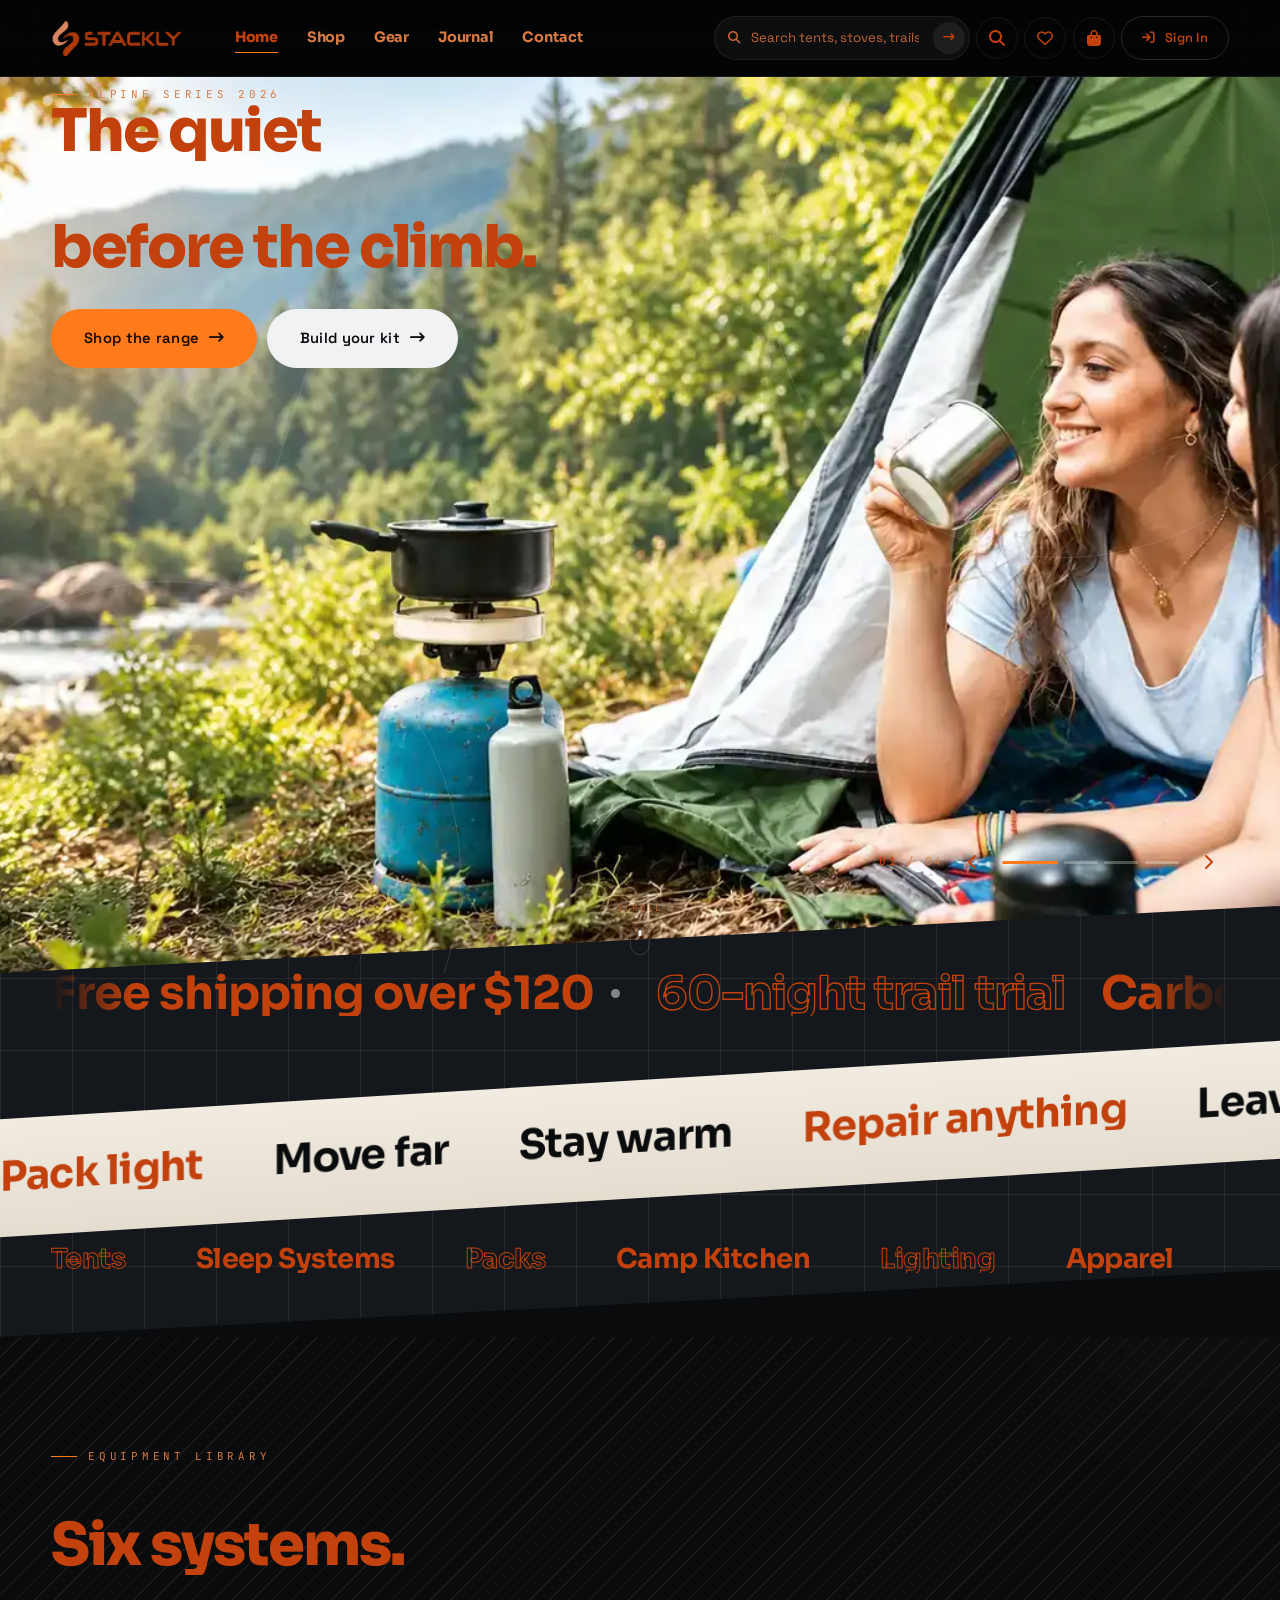
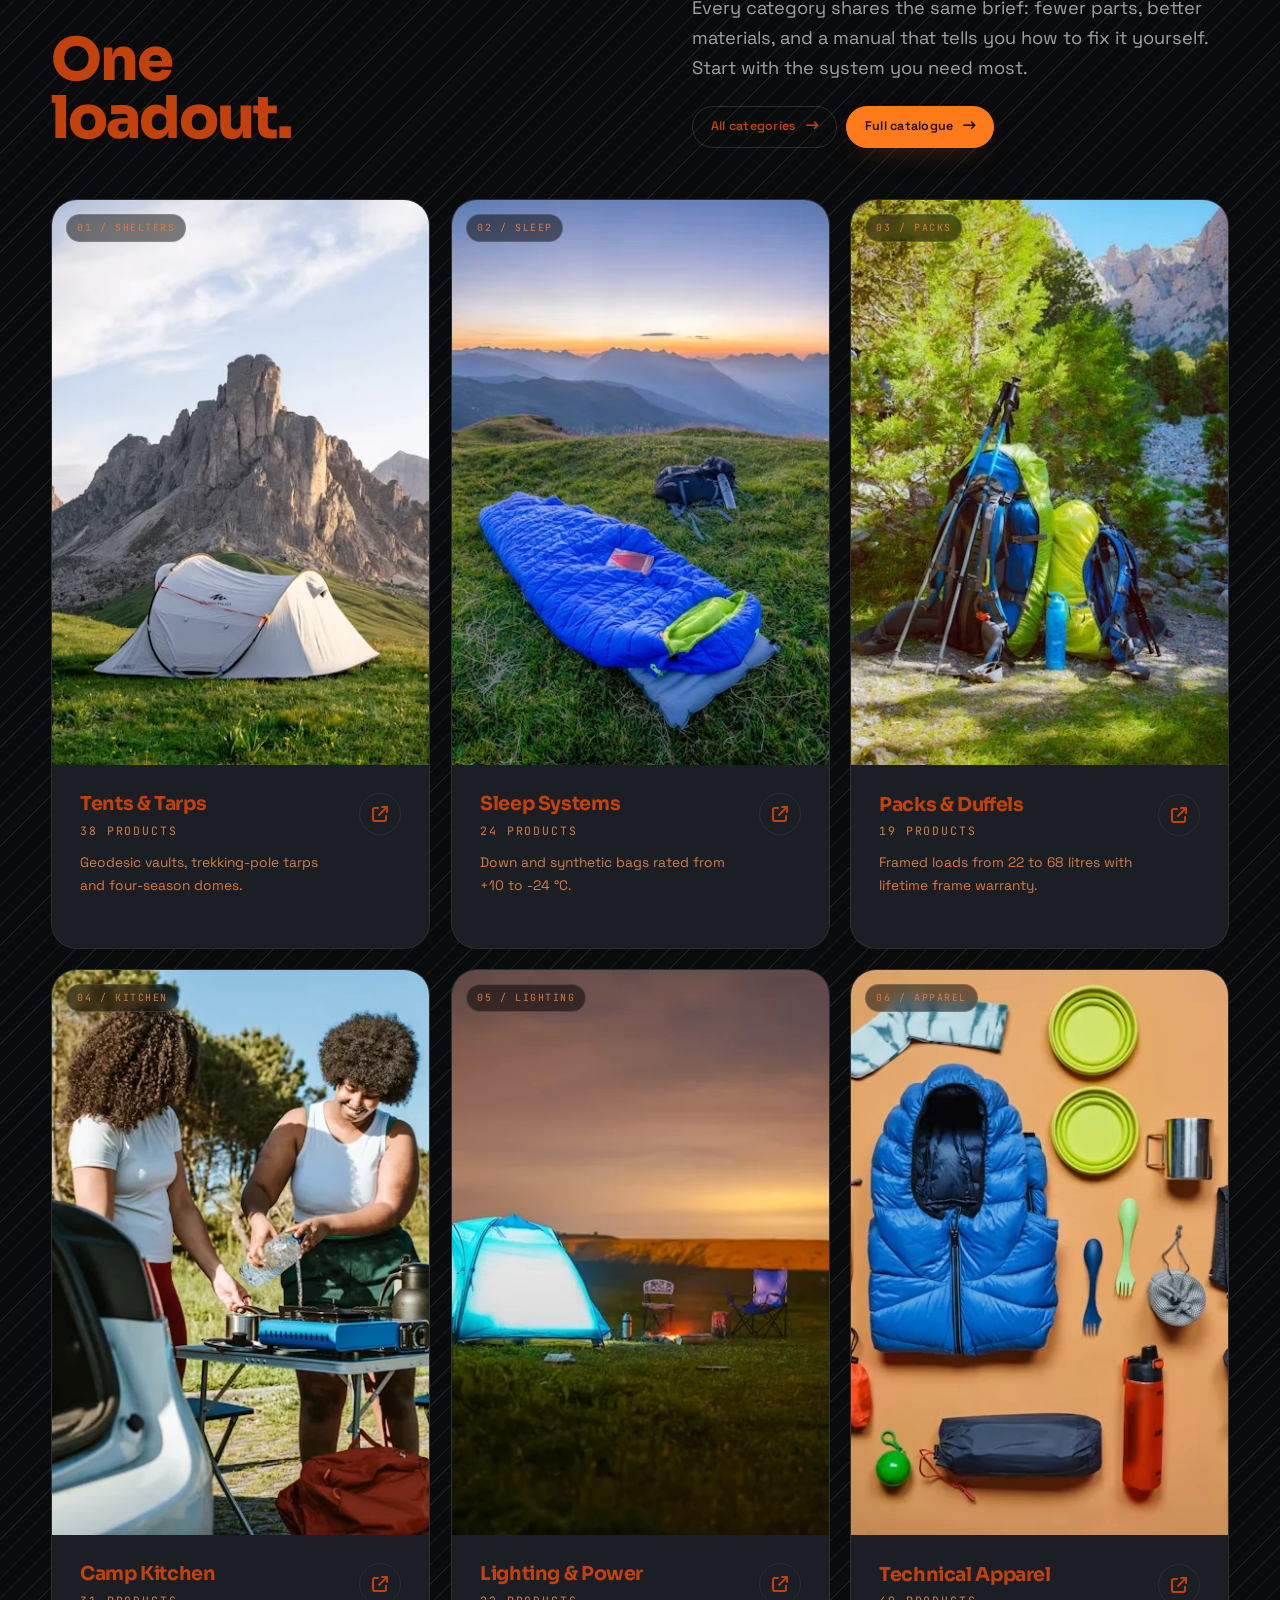
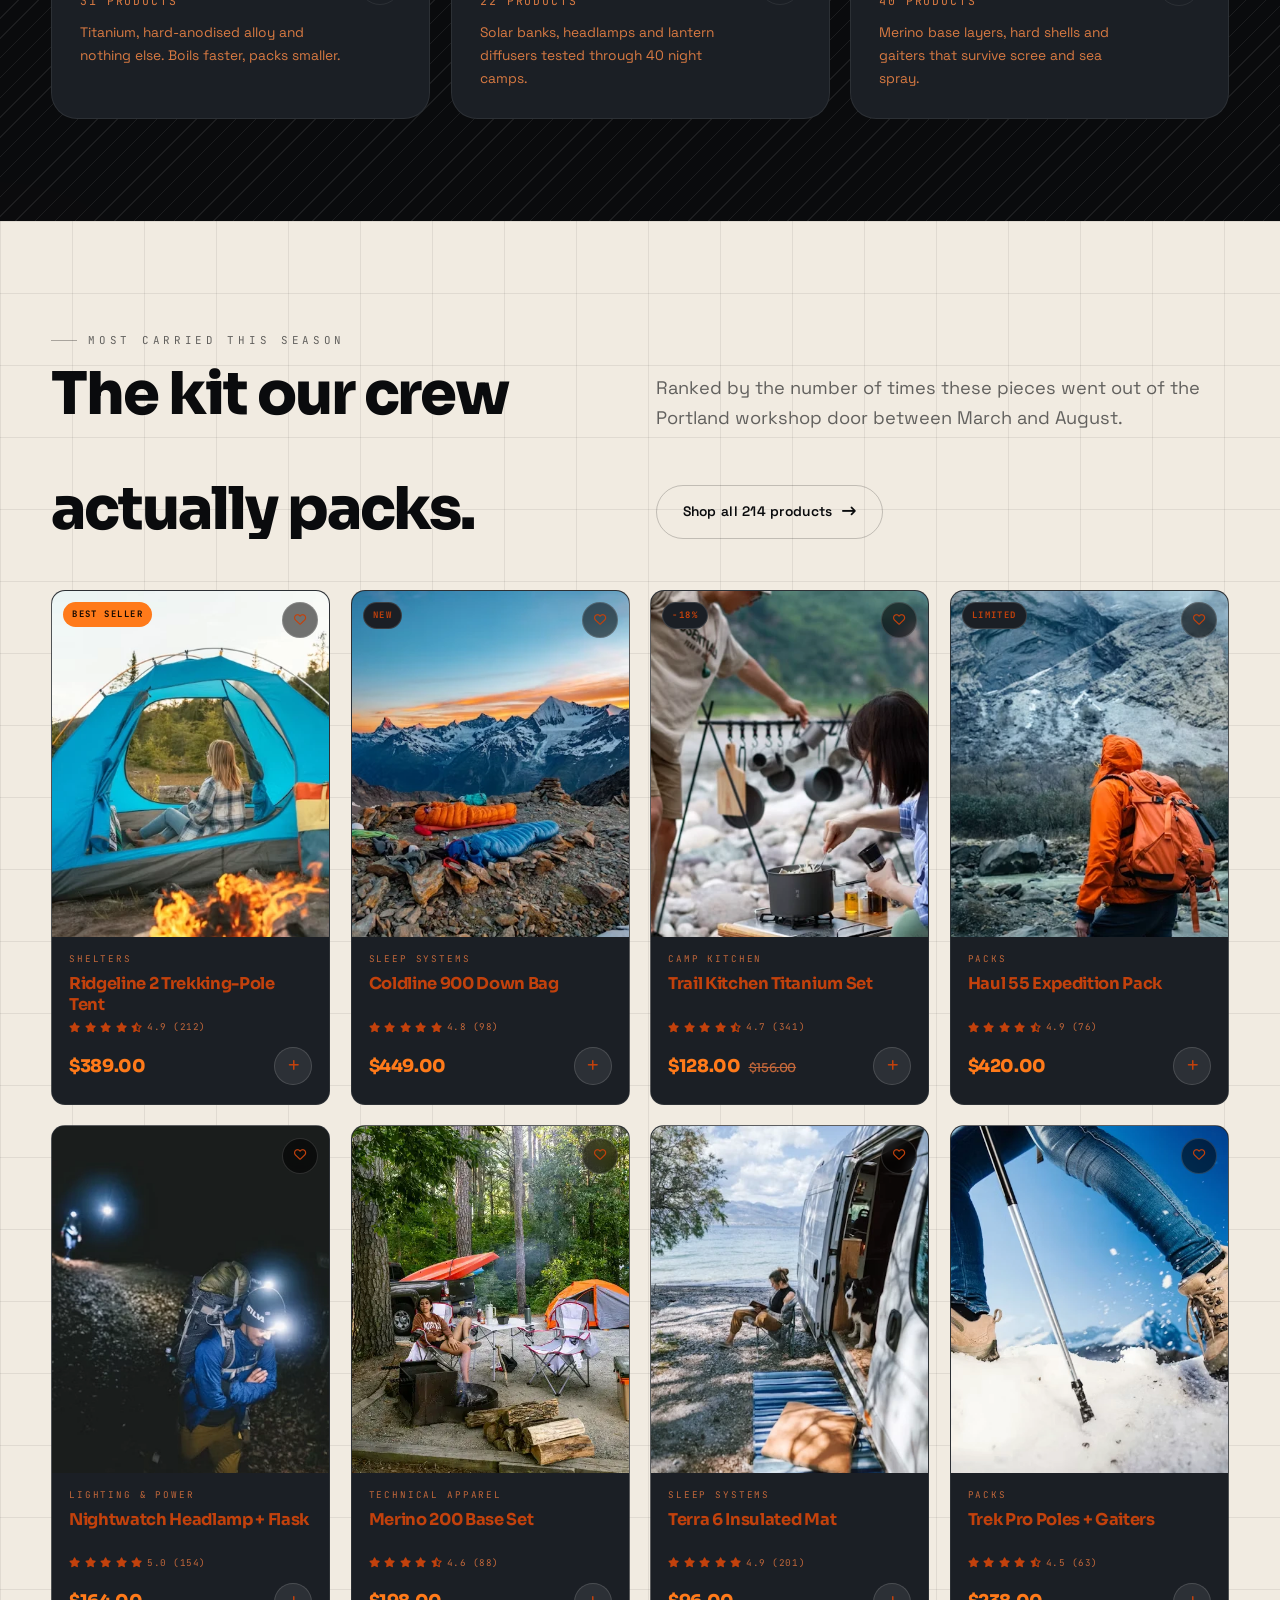
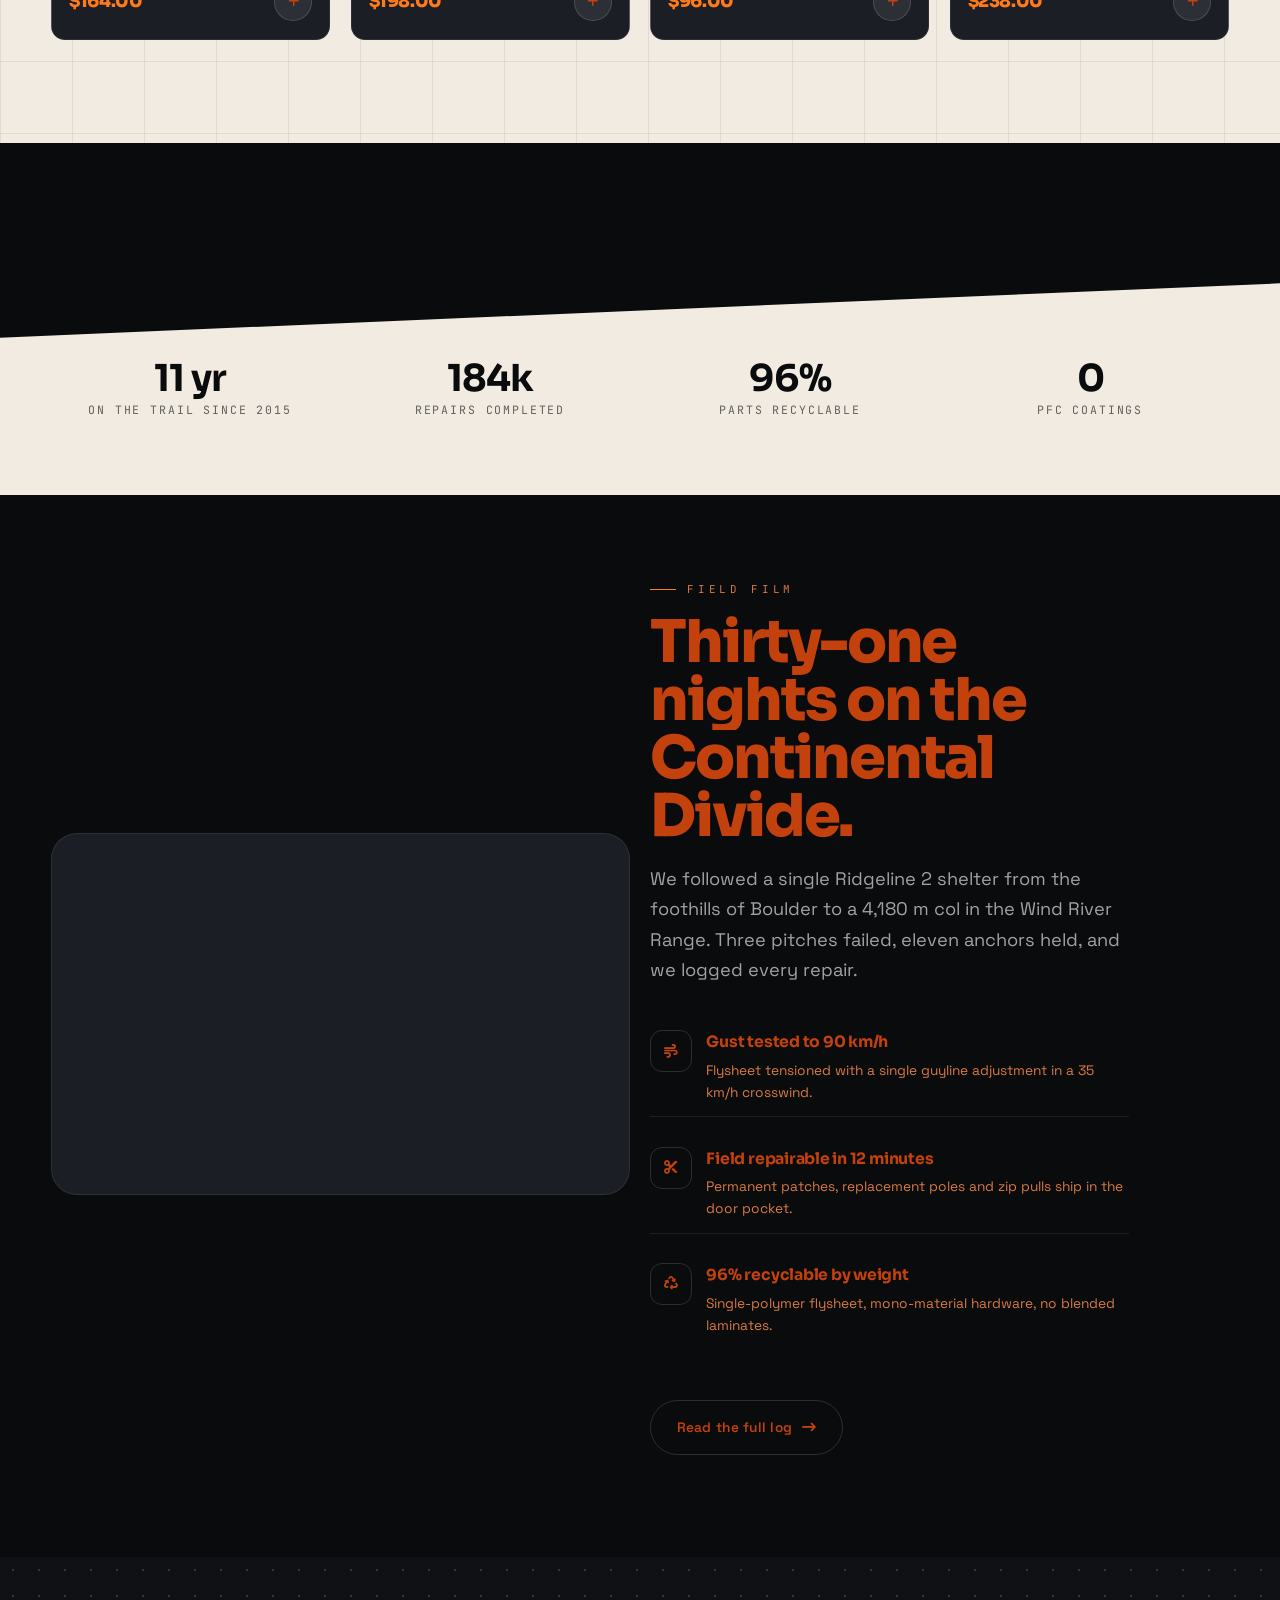
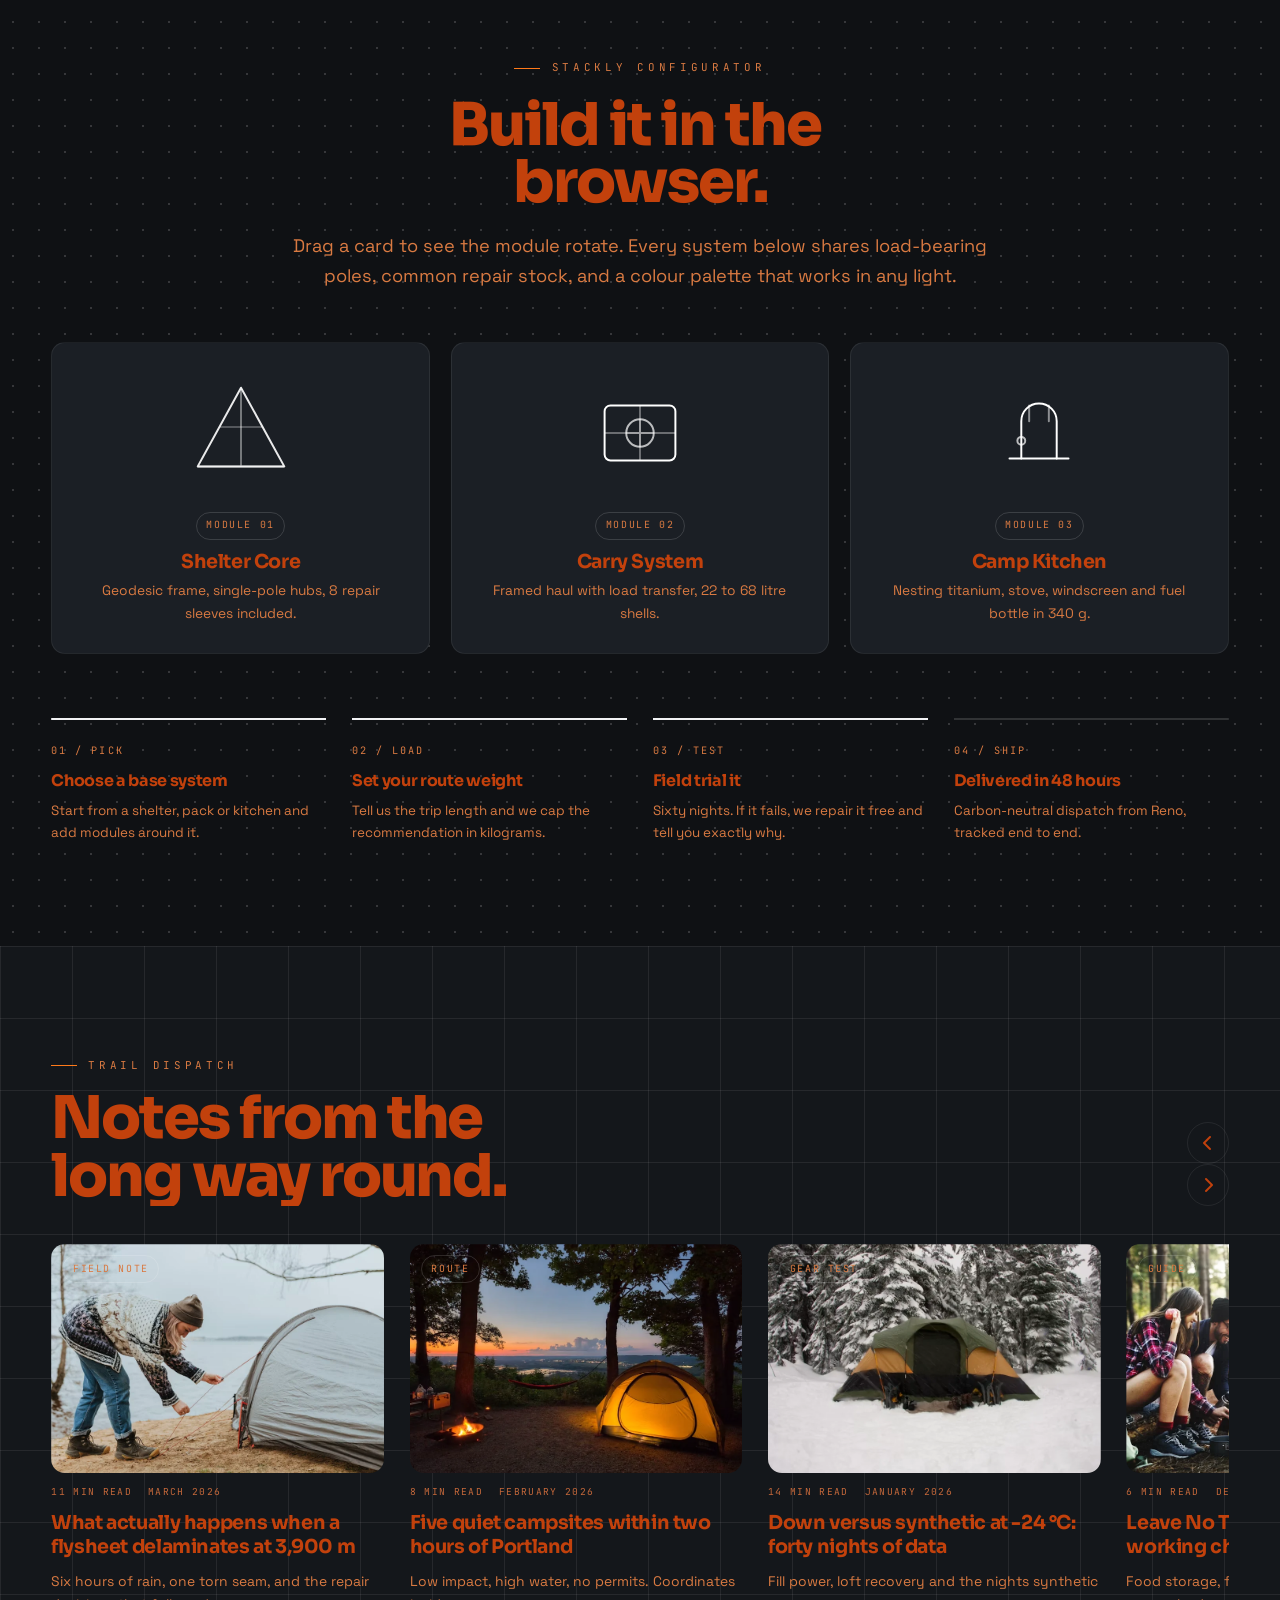
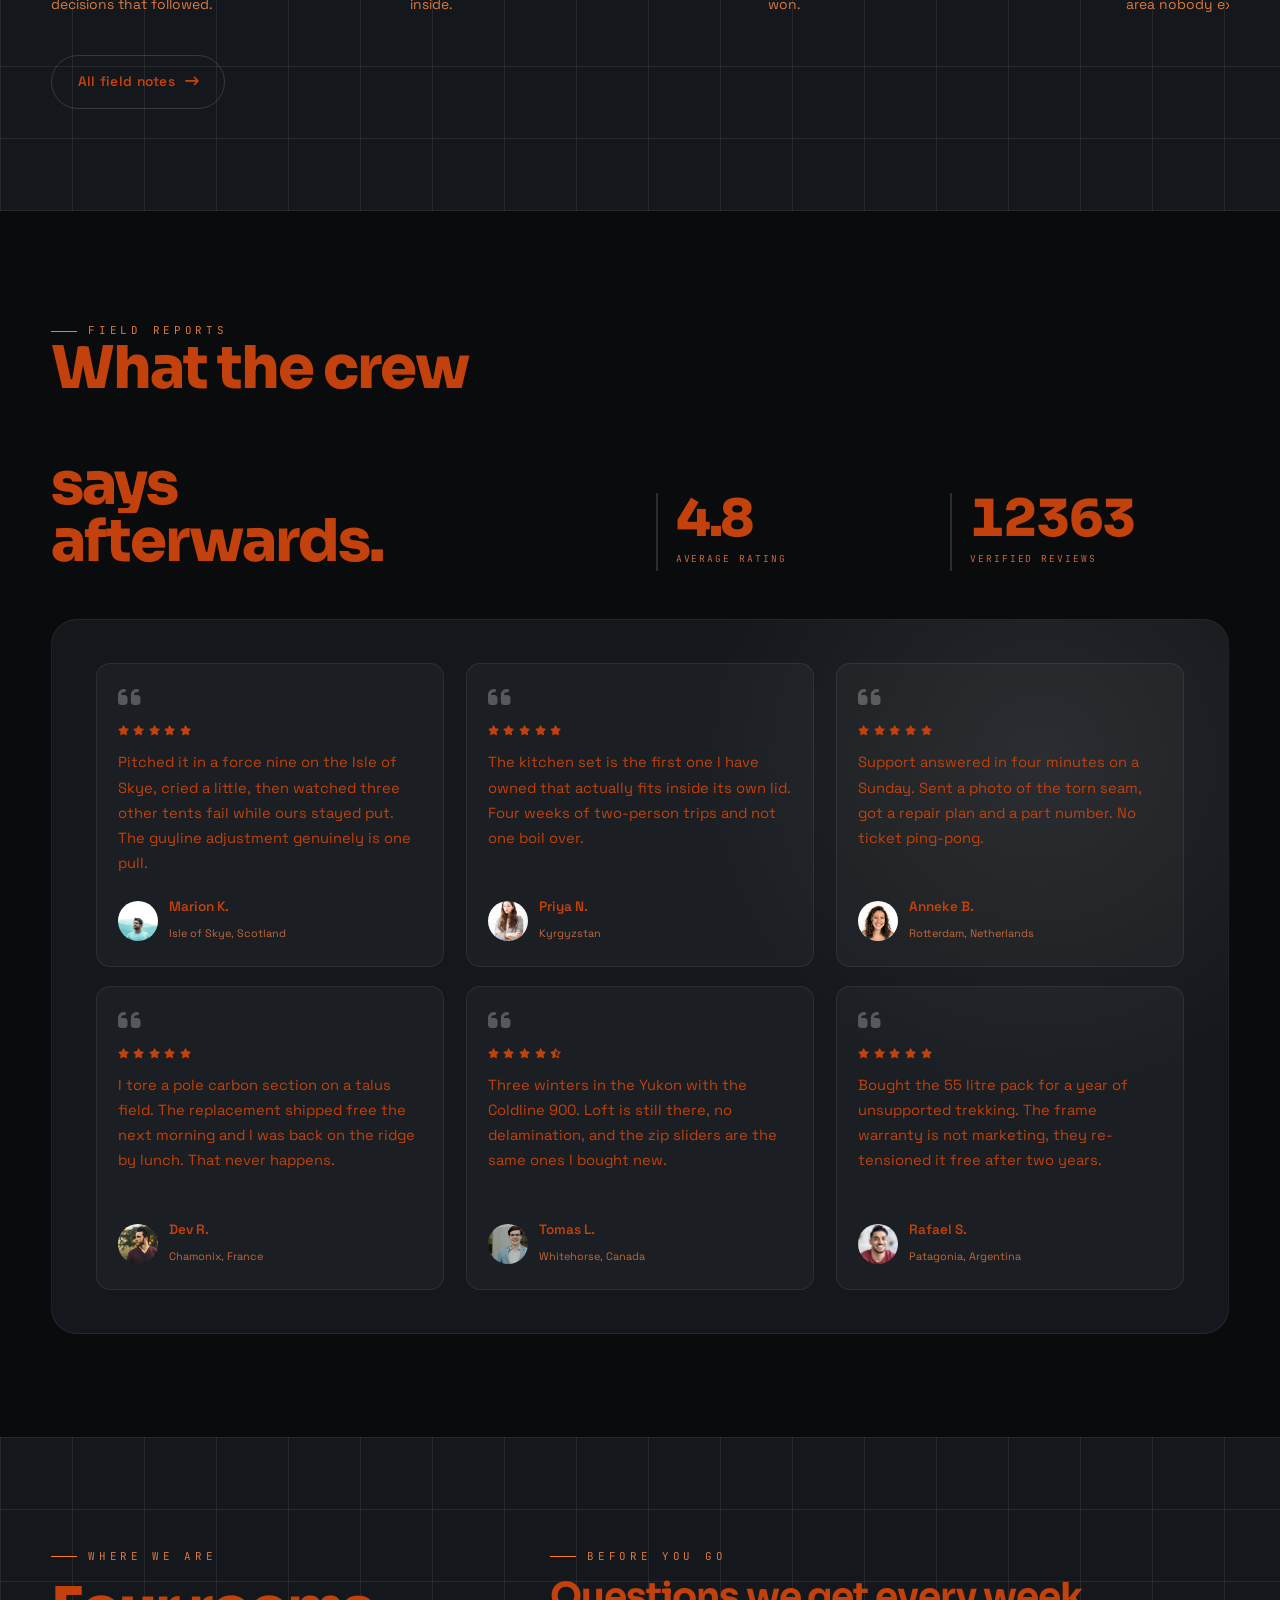
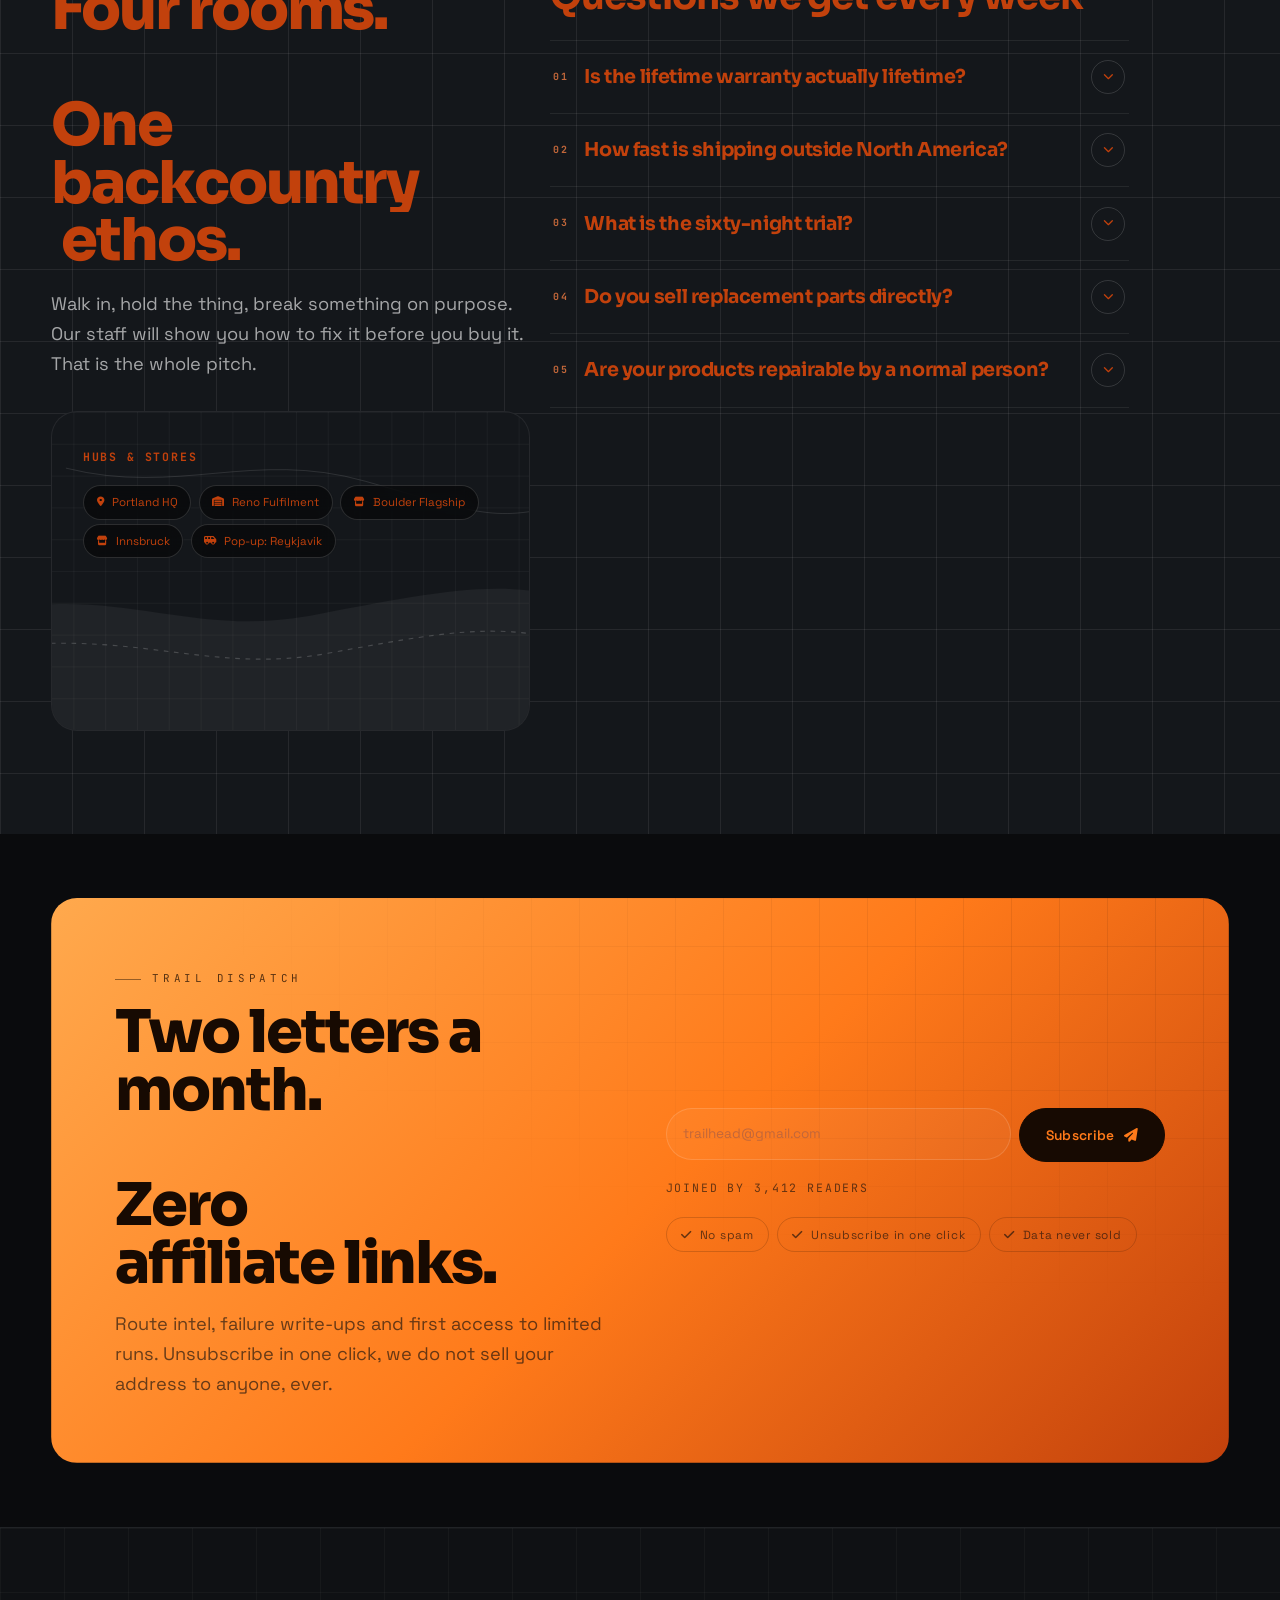
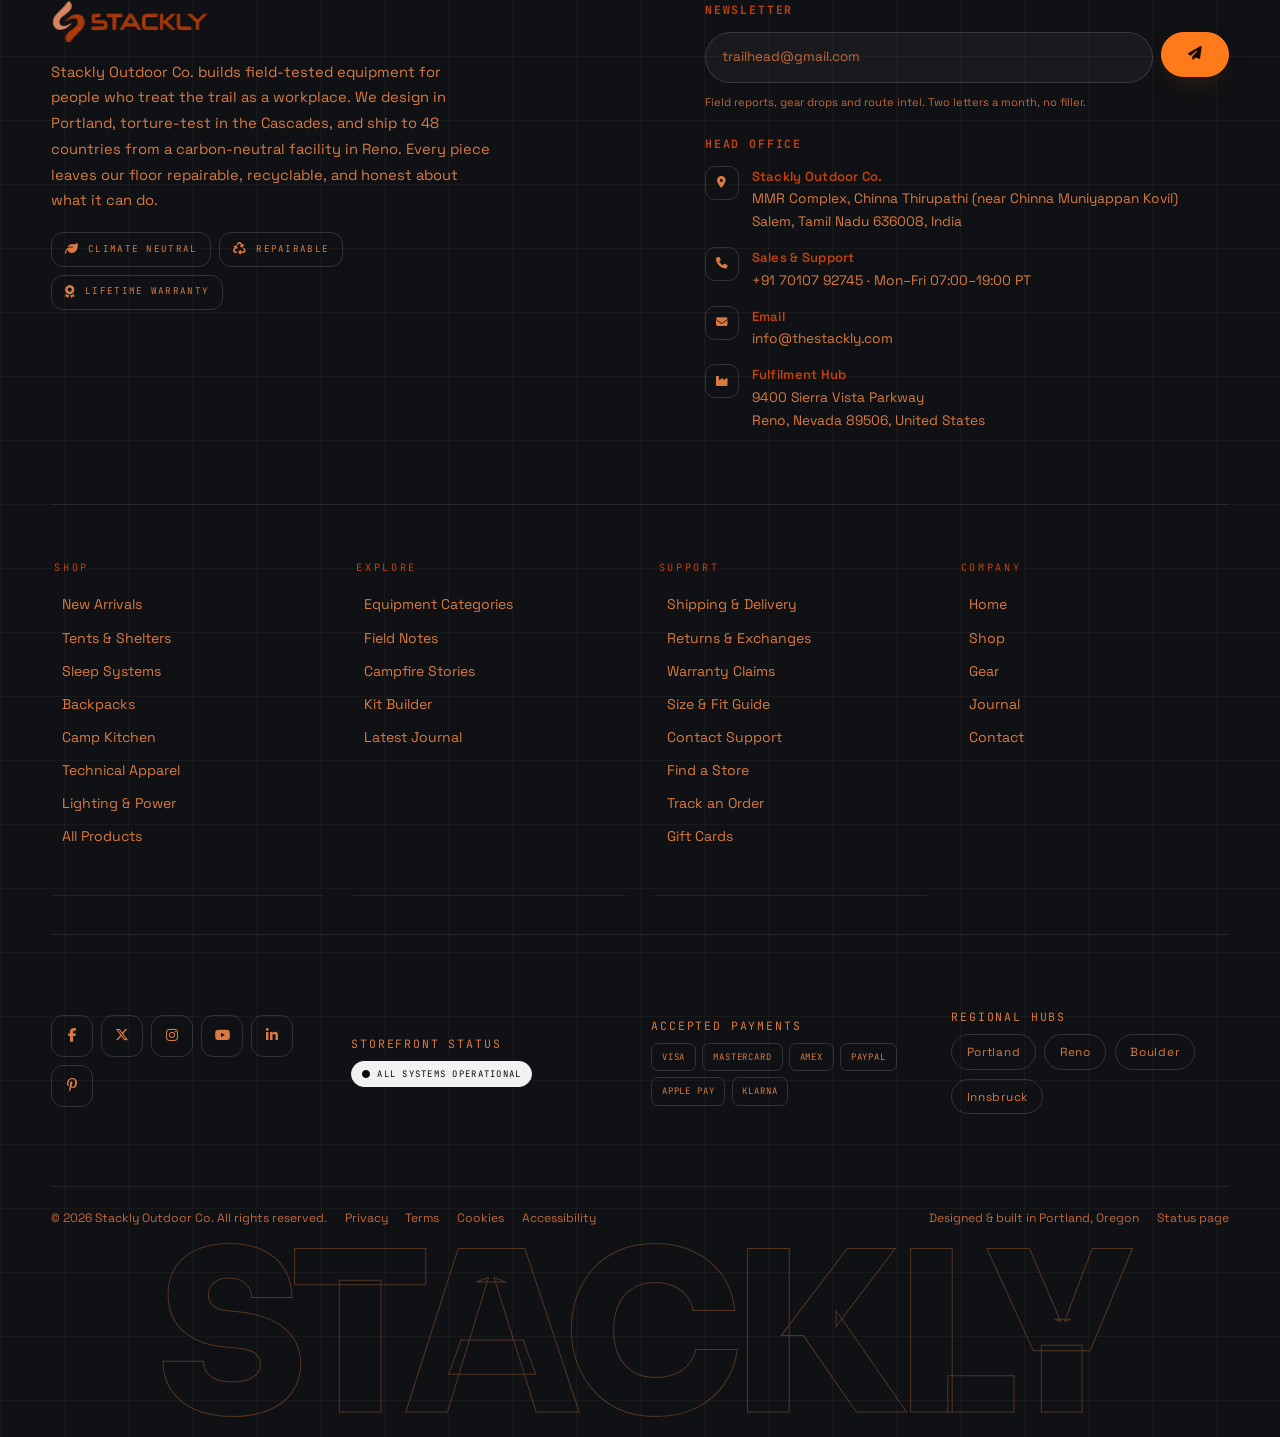
<file: index.html>
<!DOCTYPE html>
<html lang="en">
<head>
<meta charset="UTF-8" />
<script>
/* run before first paint: never let the browser restore or animate a previous
   scroll position on a fresh load — the new page should just open at the top */
try { if ('scrollRestoration' in history) history.scrollRestoration = 'manual'; } catch (e) {}
document.documentElement.classList.add('no-smooth');
function __clearSmooth(){ setTimeout(function(){ document.documentElement.classList.remove('no-smooth'); }, 120); }
window.addEventListener('load', __clearSmooth);
window.addEventListener('pageshow', __clearSmooth);
</script>
<meta name="viewport" content="width=device-width, initial-scale=1, viewport-fit=cover" />
<meta name="theme-color" content="#000000" />
<title>Stackly — Outdoor &amp; Camping Equipment Built For The Long Haul</title>
<meta name="description" content="Stackly Outdoor Co. engineers repairable, field-tested tents, sleep systems, packs and camp kitchens for people who treat the trail as a workplace." />
<link rel="preconnect" href="https://fonts.googleapis.com" />
<link rel="preconnect" href="https://fonts.gstatic.com" crossorigin />
<link rel="preconnect" href="https://picsum.photos" />
<link href="https://fonts.googleapis.com/css2?family=Sora:wght@400;600;700;800&family=Space+Grotesk:wght@300;400;500;600;700&family=JetBrains+Mono:wght@400;500&display=swap" rel="stylesheet" />
<link rel="stylesheet" href="https://cdnjs.cloudflare.com/ajax/libs/font-awesome/6.5.2/css/all.min.css" />
<link rel="stylesheet" href="css/style.css" />
<link rel="icon" href="data:image/svg+xml,%3Csvg xmlns='http://www.w3.org/2000/svg' viewBox='0 0 32 32'%3E%3Crect width='32' height='32' rx='8' fill='%23000'/%3E%3Cpath d='M5 25 13 10l5 9M18 25l7-12 4 7' stroke='%23fff' stroke-width='2.4' fill='none' stroke-linecap='round'/%3E%3C/svg%3E" />
</head>
<body data-page="home">

<div class="loader" id="loader" role="status" aria-label="Loading Stackly">
  <svg class="loader-ridge" viewBox="0 0 1440 400" preserveAspectRatio="none" aria-hidden="true">
    <path d="M0 400 L0 250 L170 120 L300 235 L430 96 L600 258 L760 150 L900 262 L1080 110 L1260 240 L1440 160 L1440 400 Z" fill="none" stroke="rgba(255,255,255,.16)" stroke-width="1.5"/>
    <path d="M0 400 L0 300 L140 190 L300 300 L450 170 L620 300 L780 210 L960 300 L1120 180 L1300 300 L1440 220 L1440 400 Z" fill="rgba(255,255,255,.04)" stroke="rgba(255,255,255,.08)" stroke-width="1"/>
  </svg>
  <div class="loader-inner">
    <div class="loader-mark">
      <svg viewBox="0 0 100 100" aria-hidden="true">
        <circle class="spin-ring" cx="50" cy="50" r="44" fill="none" stroke="rgba(255,255,255,.18)" stroke-width="1.5" stroke-dasharray="26 12"/>
        <circle class="pin-dot" cx="50" cy="50" r="3" fill="#fff"/>
        <g class="pin-pop">
          <path d="M50 30 L62 52 L50 47 L38 52 Z" fill="none" stroke="#fff" stroke-width="2.4" stroke-linejoin="round"/>
          <path d="M22 68 H78" stroke="#fff" stroke-width="2.4" stroke-linecap="round"/>
          <path d="M30 68 L40 52 M46 68 L52 57 M58 68 L64 56" stroke="rgba(255,255,255,.45)" stroke-width="1.6" stroke-linecap="round"/>
        </g>
      </svg>
    </div>
    <div class="loader-word"></div>
    <span class="loader-tag">Outdoor Equipment Co.</span>
    <div class="loader-bar"><i></i></div>
    <span class="loader-pct">LOADING <b>00</b> / 100</span>
    <p class="loader-tips" style="transition:opacity .26s"></p>
  </div>
</div>

<div id="layout-header"></div>

<main>

  <!-- ================= 1 · HERO SLIDESHOW ================= -->
  <section class="hero" id="hero" aria-label="Featured collections">
    <div class="slides" id="heroSlides">

      <article class="slide on">
        <div class="slide-media">
          <img src="assets/banner_1.webp" alt="Ridgeline above a valley at first light" fetchpriority="high" />
        </div>
        <div class="slide-inner">
          <span class="eyebrow st-anim">Alpine Series 2026</span>
          <h2 class="d2 st-anim" data-split>The quiet<br />before the climb.</h2>
          <div class="st-anim" style="display:flex;flex-wrap:wrap;gap:.6rem;margin-top:2rem">
            <a class="btn solid lg" href="shop.html" data-magnetic>Shop the range <i class="fa-solid fa-arrow-right-long fa-arrow"></i></a>
            <a class="btn lg dark" href="gear.html" data-magnetic>Build your kit <i class="fa-solid fa-arrow-right-long fa-arrow"></i></a>
          </div>
        </div>
      </article>

      <article class="slide">
        <div class="slide-media">
          <img src="assets/banner_2 (1).webp" alt="Campfire glowing at dusk" loading="lazy" />
        </div>
        <div class="slide-inner">
          <span class="eyebrow st-anim">Basecamp Kitchen</span>
          <h2 class="d2 st-anim" data-split>Cook fast.<br />Carry less.</h2>
          <div class="st-anim" style="display:flex;flex-wrap:wrap;gap:.6rem;margin-top:2rem">
            <a class="btn solid lg" href="shop.html#cooking">Camp kitchen <i class="fa-solid fa-arrow-right-long fa-arrow"></i></a>
            <button class="btn lg" type="button" data-video="https://interactive-examples.mdn.mozilla.net/media/cc0-videos/flower.mp4">
              <i class="fa-solid fa-play"></i> Watch the film
            </button>
          </div>
        </div>
      </article>

      <article class="slide">
        <div class="slide-media">
          <img src="assets/banner3 (1).webp" alt="Snow field with a single tent" loading="lazy" />
        </div>
        <div class="slide-inner">
          <span class="eyebrow st-anim">Expedition Winter</span>
          <h2 class="d2 st-anim" data-split>Built for<br />the cold shoulder.</h2>
          <div class="st-anim" style="display:flex;flex-wrap:wrap;gap:.6rem;margin-top:2rem">
            <a class="btn solid lg" href="shop.html#sleep">Sleep systems <i class="fa-solid fa-arrow-right-long fa-arrow"></i></a>
            <a class="btn lg" href="journal.html">Route guides <i class="fa-solid fa-arrow-right-long fa-arrow"></i></a>
          </div>
        </div>
      </article>

      <article class="slide">
        <div class="slide-media">
          <img src="assets/banner4 (1).webp" alt="Sunlight through a pine canopy" loading="lazy" />
        </div>
        <div class="slide-inner">
          <span class="eyebrow st-anim">Trail Dispatch</span>
          <h2 class="d2 st-anim" data-split>Field notes<br />from the long way.</h2>
          <div class="st-anim" style="display:flex;flex-wrap:wrap;gap:.6rem;margin-top:2rem">
            <a class="btn solid lg" href="journal.html">Read the journal <i class="fa-solid fa-arrow-right-long fa-arrow"></i></a>
            <a class="btn lg" href="#newsletter">Subscribe <i class="fa-solid fa-arrow-right-long fa-arrow"></i></a>
          </div>
        </div>
      </article>

    </div>

    <div class="hero-cards" aria-label="Featured collections">
      <figure class="hero-card">
        <img src="assets/banner_1.webp" alt="Ridgeline above a valley at first light" loading="lazy" />
        <figcaption>Alpine Series 2026</figcaption>
      </figure>
      <figure class="hero-card">
        <img src="assets/banner_2 (1).webp" alt="Campfire glowing at dusk" loading="lazy" />
        <figcaption>Basecamp Kitchen</figcaption>
      </figure>
      <figure class="hero-card">
        <img src="assets/banner3 (1).webp" alt="Snow field with a single tent" loading="lazy" />
        <figcaption>Expedition Winter</figcaption>
      </figure>
      <figure class="hero-card">
        <img src="assets/banner4 (1).webp" alt="Sunlight through a pine canopy" loading="lazy" />
        <figcaption>Trail Dispatch</figcaption>
      </figure>
    </div>

    <div class="hero-ken" aria-hidden="true">
      <span class="k k1"></span><span class="k k2"></span>
      <span class="kt"></span><span class="kt2"></span>
    </div>

    <div class="sl-nav">
      <span class="sl-count"><b id="slNow">01</b> / 04</span>
      <button class="icon-btn" id="slPrev" aria-label="Previous slide"><i class="fa-solid fa-chevron-left"></i></button>
      <div class="sl-dots" role="tablist" aria-label="Slides"></div>
      <button class="icon-btn" id="slNext" aria-label="Next slide"><i class="fa-solid fa-chevron-right"></i></button>
    </div>

    <div class="hero-scroll" aria-hidden="true"><span>Scroll</span><span class="mouse"></span></div>
  </section>

  <!-- ================= 2 · INFINITE MARQUEE (diagonal white band) ================= -->
  <section class="sec-tight bg-grid diag-both" id="ticker" aria-label="Store promises">
    <div class="wrap" style="position:relative;z-index:2">
      <div class="marquee" style="--mq-dur:38s">
        <div class="marquee-track fwd">
          <span class="mq-item">Free shipping over $120<i class="mq-dot"></i></span>
          <span class="mq-item mq-outline">60-night trail trial</span>
          <span class="mq-item">Carbon-neutral shipping<i class="mq-dot"></i></span>
          <span class="mq-item mq-outline thin">Field-repairable forever</span>
          <span class="mq-item">Lifetime warranty<i class="mq-dot"></i></span>
          <span class="mq-item mq-outline">Since 2011</span>
        </div>
      </div>
    </div>
    <div class="mq-band skew" style="margin-top:clamp(2rem,5vw,4rem)">
      <div class="marquee" style="--mq-dur:44s">
        <div class="marquee-track fwd">
          <span class="mq-item">Pack light</span><i class="mq-dot"></i>
          <span class="mq-item">Move far</span><i class="mq-dot"></i>
          <span class="mq-item">Stay warm</span><i class="mq-dot"></i>
          <span class="mq-item">Repair anything</span><i class="mq-dot"></i>
          <span class="mq-item">Leave no trace</span><i class="mq-dot"></i>
        </div>
      </div>
    </div>
    <div class="wrap" style="position:relative;z-index:2;margin-top:clamp(2rem,4vw,3rem)">
      <div class="marquee no-mask" style="--mq-dur:52s">
        <div class="marquee-track rev">
          <span class="mq-item mq-outline thin" style="font-size:clamp(1.1rem,2.2vw,1.7rem)">Tents</span><i class="mq-dot"></i>
          <span class="mq-item" style="font-size:clamp(1.1rem,2.2vw,1.7rem)">Sleep Systems</span><i class="mq-dot"></i>
          <span class="mq-item mq-outline thin" style="font-size:clamp(1.1rem,2.2vw,1.7rem)">Packs</span><i class="mq-dot"></i>
          <span class="mq-item" style="font-size:clamp(1.1rem,2.2vw,1.7rem)">Camp Kitchen</span><i class="mq-dot"></i>
          <span class="mq-item mq-outline thin" style="font-size:clamp(1.1rem,2.2vw,1.7rem)">Lighting</span><i class="mq-dot"></i>
          <span class="mq-item" style="font-size:clamp(1.1rem,2.2vw,1.7rem)">Apparel</span><i class="mq-dot"></i>
        </div>
      </div>
    </div>
  </section>

  <!-- ================= 3 · CATEGORY SPOTLIGHT GRID (cards in from L/R) ================= -->
  <section class="sec bg-lines" id="categories" aria-labelledby="cat-h">
    <div class="blob w" style="top:-10%;right:-14%"></div>
    <div class="blob w" style="bottom:-20%;left:-16%;opacity:.08"></div>
    <div class="wrap">
      <div class="sec-head split">
        <div>
          <span class="eyebrow">Equipment Library</span>
          <h2 class="d2 mt-l" id="cat-h" data-split>Six systems.<br />One <span class="hl">loadout.</span></h2>
        </div>
        <div>
          <p class="lead">Every category shares the same brief: fewer parts, better materials, and a manual that tells you how to fix it yourself. Start with the system you need most.</p>
          <div style="display:flex;flex-wrap:wrap;gap:.6rem;margin-top:1.4rem">
            <a class="btn sm" href="gear.html">All categories <i class="fa-solid fa-arrow-right-long fa-arrow"></i></a>
            <a class="btn sm solid" href="shop.html">Full catalogue <i class="fa-solid fa-arrow-right-long fa-arrow"></i></a>
          </div>
        </div>
      </div>

      <div class="g g-12" style="position:relative;z-index:1;grid-auto-rows:1fr">
        <article class="c-4 move-l" data-reveal="left">
          <a class="spot spot-lg" href="shop.html#tents" style="display:block;height:100%">
            <div style="position:relative;aspect-ratio:2/3;overflow:hidden">
              <img src="assets/tents_and_tarps.webp" alt="Backpacking tent pitched on granite" loading="lazy" style="width:100%;height:100%;object-fit:cover" />
              <span class="tag" style="position:absolute;top:.9rem;left:.9rem;background:rgba(0,0,0,.5);backdrop-filter:blur(6px)">01 / Shelters</span>
            </div>
            <div class="spot-pad" style="display:flex;align-items:flex-start;justify-content:space-between;gap:1rem">
              <div>
                <b class="d4" style="display:block;margin-bottom:.35rem">Tents &amp; Tarps</b>
                <span class="mono dim" style="display:block;margin-bottom:.7rem">38 products</span>
                <p class="dim" style="font-size:.86rem">Geodesic vaults, trekking-pole tarps and four-season domes.</p>
              </div>
              <span class="icon-btn" aria-hidden="true"><i class="fa-solid fa-arrow-up-right-from-square"></i></span>
            </div>
          </a>
        </article>

        <article class="c-4 move-r" data-reveal="right">
          <a class="spot spot-lg" href="shop.html#sleep" style="display:block;height:100%">
            <div style="position:relative;aspect-ratio:2/3;overflow:hidden">
              <img src="assets/sleep_systems.webp" alt="Sleeping bag and pad laid out" loading="lazy" style="width:100%;height:100%;object-fit:cover" />
              <span class="tag" style="position:absolute;top:.9rem;left:.9rem;background:rgba(0,0,0,.5);backdrop-filter:blur(6px)">02 / Sleep</span>
            </div>
            <div class="spot-pad" style="display:flex;align-items:flex-start;justify-content:space-between;gap:1rem">
              <div>
                <b class="d4" style="display:block;margin-bottom:.35rem">Sleep Systems</b>
                <span class="mono dim" style="display:block;margin-bottom:.7rem">24 products</span>
                <p class="dim" style="font-size:.86rem">Down and synthetic bags rated from +10 to -24 &deg;C.</p>
              </div>
              <span class="icon-btn" aria-hidden="true"><i class="fa-solid fa-arrow-up-right-from-square"></i></span>
            </div>
          </a>
        </article>

        <article class="c-4 move-u" data-reveal>
          <a class="spot spot-lg" href="shop.html#packs" style="display:block;height:100%">
            <div style="position:relative;aspect-ratio:2/3;overflow:hidden">
              <img src="assets/packs_and_duffles (1).webp" alt="Loaded expedition backpack" loading="lazy" style="width:100%;height:100%;object-fit:cover" />
              <span class="tag" style="position:absolute;top:.9rem;left:.9rem;background:rgba(0,0,0,.5);backdrop-filter:blur(6px)">03 / Packs</span>
            </div>
            <div class="spot-pad" style="display:flex;align-items:flex-start;justify-content:space-between;gap:1rem">
              <div>
                <b class="d4" style="display:block;margin-bottom:.35rem">Packs &amp; Duffels</b>
                <span class="mono dim" style="display:block;margin-bottom:.7rem">19 products</span>
                <p class="dim" style="font-size:.86rem">Framed loads from 22 to 68 litres with lifetime frame warranty.</p>
              </div>
              <span class="icon-btn" aria-hidden="true"><i class="fa-solid fa-arrow-up-right-from-square"></i></span>
            </div>
          </a>
        </article>

        <article class="c-4 move-d" data-reveal>
          <a class="spot spot-lg" href="shop.html#cooking" style="display:block;height:100%">
            <div style="position:relative;aspect-ratio:2/3;overflow:hidden">
              <img src="assets/camp_kitchen.webp" alt="Campfire glowing at dusk" loading="lazy" style="width:100%;height:100%;object-fit:cover" />
              <span class="tag" style="position:absolute;top:.9rem;left:.9rem;background:rgba(0,0,0,.5);backdrop-filter:blur(6px)">04 / Kitchen</span>
            </div>
            <div class="spot-pad" style="display:flex;align-items:flex-start;justify-content:space-between;gap:1rem">
              <div>
                <b class="d4" style="display:block;margin-bottom:.35rem">Camp Kitchen</b>
                <span class="mono dim" style="display:block;margin-bottom:.7rem">31 products</span>
                <p class="dim" style="font-size:.86rem">Titanium, hard-anodised alloy and nothing else. Boils faster, packs smaller.</p>
              </div>
              <span class="icon-btn" aria-hidden="true"><i class="fa-solid fa-arrow-up-right-from-square"></i></span>
            </div>
          </a>
        </article>

        <article class="c-4 move-u" data-reveal>
          <a class="spot spot-lg" href="shop.html#lighting" style="display:block;height:100%">
            <div style="position:relative;aspect-ratio:2/3;overflow:hidden">
              <img src="assets/lightening_and_power.webp" alt="Sunlight through a pine canopy" loading="lazy" style="width:100%;height:100%;object-fit:cover" />
              <span class="tag" style="position:absolute;top:.9rem;left:.9rem;background:rgba(0,0,0,.5);backdrop-filter:blur(6px)">05 / Lighting</span>
            </div>
            <div class="spot-pad" style="display:flex;align-items:flex-start;justify-content:space-between;gap:1rem">
              <div>
                <b class="d4" style="display:block;margin-bottom:.35rem">Lighting &amp; Power</b>
                <span class="mono dim" style="display:block;margin-bottom:.7rem">22 products</span>
                <p class="dim" style="font-size:.86rem">Solar banks, headlamps and lantern diffusers tested through 40 night camps.</p>
              </div>
              <span class="icon-btn" aria-hidden="true"><i class="fa-solid fa-arrow-up-right-from-square"></i></span>
            </div>
          </a>
        </article>

        <article class="c-4 move-r" data-reveal="right">
          <a class="spot spot-lg" href="shop.html#apparel" style="display:block;height:100%">
            <div style="position:relative;aspect-ratio:2/3;overflow:hidden">
              <img src="assets/Techniccal_apparels.webp" alt="Snow field with a single tent" loading="lazy" style="width:100%;height:100%;object-fit:cover" />
              <span class="tag" style="position:absolute;top:.9rem;left:.9rem;background:rgba(0,0,0,.5);backdrop-filter:blur(6px)">06 / Apparel</span>
            </div>
            <div class="spot-pad" style="display:flex;align-items:flex-start;justify-content:space-between;gap:1rem">
              <div>
                <b class="d4" style="display:block;margin-bottom:.35rem">Technical Apparel</b>
                <span class="mono dim" style="display:block;margin-bottom:.7rem">40 products</span>
                <p class="dim" style="font-size:.86rem">Merino base layers, hard shells and gaiters that survive scree and sea spray.</p>
              </div>
              <span class="icon-btn" aria-hidden="true"><i class="fa-solid fa-arrow-up-right-from-square"></i></span>
            </div>
          </a>
        </article>
      </div>
    </div>
  </section>

  <!-- ================= 4 · TRENDING GEAR (product grid, up/down hover) ================= -->
  <section class="sec bg-grid-dark" id="trending" aria-labelledby="trend-h">
    <div class="wrap">
      <div style="display:grid;gap:2rem;grid-template-columns:repeat(auto-fit,minmax(260px,1fr));align-items:end">
        <div>
          <span class="eyebrow inv">Most Carried This Season</span>
          <h2 class="d2" id="trend-h" style="margin-top:1rem" data-split>The kit our crew<br />actually packs.</h2>
        </div>
        <div>
          <p class="lead inv">Ranked by the number of times these pieces went out of the Portland workshop door between March and August.</p>
          <a class="btn dark mt-l" href="shop.html">Shop all 214 products <i class="fa-solid fa-arrow-right-long fa-arrow"></i></a>
        </div>
      </div>

      <div class="g g-4" style="margin-top:clamp(2rem,4vw,3.4rem)">
        <!-- 1 -->
        <article class="pcard" data-reveal>
          <div class="pcard-media">
            <img src="assets/trekking_pole_tent.webp" alt="Ridgeline 2 trekking pole tent" loading="lazy" />
            <div class="pcard-badges"><span class="badge">Best seller</span></div>
            <button class="pcard-fav" type="button" data-wish="rig-2" aria-label="Save Ridgeline 2"><i class="fa-regular fa-heart"></i></button>
            <div class="pcard-quick">
              <button class="btn sm solid" style="flex:1" type="button" data-add data-id="rig-2" data-name="Ridgeline 2 Tent" data-price="389" data-cat="Shelters"><span>Add to cart</span></button>
            </div>
          </div>
          <div class="pcard-body">
            <span class="pcard-cat">Shelters</span>
            <b class="pcard-title">Ridgeline 2 Trekking-Pole Tent</b>
            <div class="stars"><i class="fa-solid fa-star"></i><i class="fa-solid fa-star"></i><i class="fa-solid fa-star"></i><i class="fa-solid fa-star"></i><i class="fa-solid fa-star-half-stroke"></i><span class="cnt">4.9 (212)</span></div>
            <div class="pcard-row">
              <span class="price">$389.00</span>
              <button class="add-btn" type="button" data-add data-id="rig-2" data-name="Ridgeline 2 Tent" data-price="389" data-cat="Shelters" aria-label="Add Ridgeline 2 to cart"><i class="fa-solid fa-plus"></i></button>
            </div>
          </div>
        </article>
        <!-- 2 -->
        <article class="pcard" data-reveal style="--rd:80ms">
          <div class="pcard-media">
            <img src="assets/downbag.webp" alt="Down sleeping bag on snow" loading="lazy" />
            <div class="pcard-badges"><span class="badge soft">New</span></div>
            <button class="pcard-fav" type="button" data-wish="cold-900" aria-label="Save Coldline 900"><i class="fa-regular fa-heart"></i></button>
            <div class="pcard-quick">
              <button class="btn sm solid" style="flex:1" type="button" data-add data-id="cold-900" data-name="Coldline 900 Down Bag" data-price="449" data-cat="Sleep"><span>Add to cart</span></button>
            </div>
          </div>
          <div class="pcard-body">
            <span class="pcard-cat">Sleep Systems</span>
            <b class="pcard-title">Coldline 900 Down Bag</b>
            <div class="stars"><i class="fa-solid fa-star"></i><i class="fa-solid fa-star"></i><i class="fa-solid fa-star"></i><i class="fa-solid fa-star"></i><i class="fa-solid fa-star"></i><span class="cnt">4.8 (98)</span></div>
            <div class="pcard-row">
              <span class="price">$449.00</span>
              <button class="add-btn" type="button" data-add data-id="cold-900" data-name="Coldline 900 Down Bag" data-price="449" data-cat="Sleep" aria-label="Add Coldline 900 to cart"><i class="fa-solid fa-plus"></i></button>
            </div>
          </div>
        </article>
        <!-- 3 -->
        <article class="pcard" data-reveal style="--rd:160ms">
          <div class="pcard-media">
            <img src="assets/Trail_Kitchen_Titanium_Set.webp" alt="Titanium cook set on a camp stove" loading="lazy" />
            <div class="pcard-badges"><span class="badge soft">-18%</span></div>
            <button class="pcard-fav" type="button" data-wish="tiki-set" aria-label="Save Trail Kitchen Set"><i class="fa-regular fa-heart"></i></button>
            <div class="pcard-quick">
              <button class="btn sm solid" style="flex:1" type="button" data-add data-id="tiki-set" data-name="Trail Kitchen Titanium Set" data-price="128" data-cat="Camp Kitchen"><span>Add to cart</span></button>
            </div>
          </div>
          <div class="pcard-body">
            <span class="pcard-cat">Camp Kitchen</span>
            <b class="pcard-title">Trail Kitchen Titanium Set</b>
            <div class="stars"><i class="fa-solid fa-star"></i><i class="fa-solid fa-star"></i><i class="fa-solid fa-star"></i><i class="fa-solid fa-star"></i><i class="fa-solid fa-star-half-stroke"></i><span class="cnt">4.7 (341)</span></div>
            <div class="pcard-row">
              <span class="price">$128.00 <s>$156.00</s></span>
              <button class="add-btn" type="button" data-add data-id="tiki-set" data-name="Trail Kitchen Titanium Set" data-price="128" data-cat="Camp Kitchen" aria-label="Add Trail Kitchen Set to cart"><i class="fa-solid fa-plus"></i></button>
            </div>
          </div>
        </article>
        <!-- 4 -->
        <article class="pcard" data-reveal style="--rd:240ms">
          <div class="pcard-media">
            <img src="assets/Haul_55_Expedition_Pack.webp" alt="Expedition rucksack with lid open" loading="lazy" />
            <div class="pcard-badges"><span class="badge soft">Limited</span></div>
            <button class="pcard-fav" type="button" data-wish="haul-55" aria-label="Save Haul 55"><i class="fa-regular fa-heart"></i></button>
            <div class="pcard-quick">
              <button class="btn sm solid" style="flex:1" type="button" data-add data-id="haul-55" data-name="Haul 55 Expedition Pack" data-price="420" data-cat="Packs"><span>Add to cart</span></button>
            </div>
          </div>
          <div class="pcard-body">
            <span class="pcard-cat">Packs</span>
            <b class="pcard-title">Haul 55 Expedition Pack</b>
            <div class="stars"><i class="fa-solid fa-star"></i><i class="fa-solid fa-star"></i><i class="fa-solid fa-star"></i><i class="fa-solid fa-star"></i><i class="fa-solid fa-star-half-stroke"></i><span class="cnt">4.9 (76)</span></div>
            <div class="pcard-row">
              <span class="price">$420.00</span>
              <button class="add-btn" type="button" data-add data-id="haul-55" data-name="Haul 55 Expedition Pack" data-price="420" data-cat="Packs" aria-label="Add Haul 55 to cart"><i class="fa-solid fa-plus"></i></button>
            </div>
          </div>
        </article>
      </div>

      <div class="g g-4" style="margin-top:clamp(1rem,1.6vw,1.6rem)">
        <article class="pcard" data-reveal="left">
          <div class="pcard-media">
            <img src="assets/Nightwatch_Headlamp___Flask.webp" alt="Insulated flask beside a headlamp" loading="lazy" />
            <button class="pcard-fav" type="button" data-wish="night-kit" aria-label="Save Nightwatch Kit"><i class="fa-regular fa-heart"></i></button>
            <div class="pcard-quick"><button class="btn sm solid" style="flex:1" type="button" data-add data-id="night-kit" data-name="Nightwatch Headlamp + Flask" data-price="164" data-cat="Lighting"><span>Add to cart</span></button></div>
          </div>
          <div class="pcard-body">
            <span class="pcard-cat">Lighting &amp; Power</span>
            <b class="pcard-title">Nightwatch Headlamp + Flask</b>
            <div class="stars"><i class="fa-solid fa-star"></i><i class="fa-solid fa-star"></i><i class="fa-solid fa-star"></i><i class="fa-solid fa-star"></i><i class="fa-solid fa-star"></i><span class="cnt">5.0 (154)</span></div>
            <div class="pcard-row"><span class="price">$164.00</span>
              <button class="add-btn" type="button" data-add data-id="night-kit" data-name="Nightwatch Headlamp + Flask" data-price="164" data-cat="Lighting" aria-label="Add Nightwatch Kit to cart"><i class="fa-solid fa-plus"></i></button></div>
          </div>
        </article>
        <article class="pcard" data-reveal>
          <div class="pcard-media">
            <img src="assets/Merino_200_Base_Set (1).webp" alt="Merino base layer folded flat" loading="lazy" />
            <button class="pcard-fav" type="button" data-wish="merino-set" aria-label="Save Merino 200 Set"><i class="fa-regular fa-heart"></i></button>
            <div class="pcard-quick"><button class="btn sm solid" style="flex:1" type="button" data-add data-id="merino-set" data-name="Merino 200 Base Set" data-price="198" data-cat="Apparel"><span>Add to cart</span></button></div>
          </div>
          <div class="pcard-body">
            <span class="pcard-cat">Technical Apparel</span>
            <b class="pcard-title">Merino 200 Base Set</b>
            <div class="stars"><i class="fa-solid fa-star"></i><i class="fa-solid fa-star"></i><i class="fa-solid fa-star"></i><i class="fa-solid fa-star"></i><i class="fa-solid fa-star-half-stroke"></i><span class="cnt">4.6 (88)</span></div>
            <div class="pcard-row"><span class="price">$198.00</span>
              <button class="add-btn" type="button" data-add data-id="merino-set" data-name="Merino 200 Base Set" data-price="198" data-cat="Apparel" aria-label="Add Merino 200 Base Set to cart"><i class="fa-solid fa-plus"></i></button></div>
          </div>
        </article>
        <article class="pcard" data-reveal>
          <div class="pcard-media">
            <img src="assets/insulated_mat.webp" alt="Insulated pad rolled beside a tent" loading="lazy" />
            <button class="pcard-fav" type="button" data-wish="terra-6" aria-label="Save Terra 6 Mat"><i class="fa-regular fa-heart"></i></button>
            <div class="pcard-quick"><button class="btn sm solid" style="flex:1" type="button" data-add data-id="terra-6" data-name="Terra 6 Insulated Mat" data-price="96" data-cat="Sleep"><span>Add to cart</span></button></div>
          </div>
          <div class="pcard-body">
            <span class="pcard-cat">Sleep Systems</span>
            <b class="pcard-title">Terra 6 Insulated Mat</b>
            <div class="stars"><i class="fa-solid fa-star"></i><i class="fa-solid fa-star"></i><i class="fa-solid fa-star"></i><i class="fa-solid fa-star"></i><i class="fa-solid fa-star"></i><span class="cnt">4.9 (201)</span></div>
            <div class="pcard-row"><span class="price">$96.00</span>
              <button class="add-btn" type="button" data-add data-id="terra-6" data-name="Terra 6 Insulated Mat" data-price="96" data-cat="Sleep" aria-label="Add Terra 6 Mat to cart"><i class="fa-solid fa-plus"></i></button></div>
          </div>
        </article>
        <article class="pcard" data-reveal="right">
          <div class="pcard-media">
            <img src="assets/gaiters.webp" alt="Hiking poles and gaiters on rock" loading="lazy" />
            <button class="pcard-fav" type="button" data-wish="trek-pro" aria-label="Save Trek Pro Kit"><i class="fa-regular fa-heart"></i></button>
            <div class="pcard-quick"><button class="btn sm solid" style="flex:1" type="button" data-add data-id="trek-pro" data-name="Trek Pro Poles + Gaiters" data-price="238" data-cat="Packs"><span>Add to cart</span></button></div>
          </div>
          <div class="pcard-body">
            <span class="pcard-cat">Packs</span>
            <b class="pcard-title">Trek Pro Poles + Gaiters</b>
            <div class="stars"><i class="fa-solid fa-star"></i><i class="fa-solid fa-star"></i><i class="fa-solid fa-star"></i><i class="fa-solid fa-star"></i><i class="fa-solid fa-star-half-stroke"></i><span class="cnt">4.5 (63)</span></div>
            <div class="pcard-row"><span class="price">$238.00</span>
              <button class="add-btn" type="button" data-add data-id="trek-pro" data-name="Trek Pro Poles + Gaiters" data-price="238" data-cat="Packs" aria-label="Add Trek Pro Kit to cart"><i class="fa-solid fa-plus"></i></button></div>
          </div>
        </article>
      </div>
    </div>
  </section>

  <!-- ================= 5 · FILM / DIAGONAL SPLIT + VIDEO ================= -->
  <section class="sec" id="film" aria-labelledby="film-h">
    <div class="diag-band">
      <div class="wrap" style="display:grid;gap:1.4rem;grid-template-columns:repeat(auto-fit,minmax(200px,1fr));text-align:center">
        <div><b class="d3" data-count="11" data-suffix=" yr">0</b><div class="mono" style="color:var(--mute-dark)">On the trail since 2015</div></div>
        <div><b class="d3" data-count="184" data-suffix="k">0</b><div class="mono" style="color:var(--mute-dark)">Repairs completed</div></div>
        <div><b class="d3" data-count="96" data-suffix="%">0</b><div class="mono" style="color:var(--mute-dark)">Parts recyclable</div></div>
        <div><b class="d3" data-count="0">0</b><div class="mono" style="color:var(--mute-dark)">PFC coatings</div></div>
      </div>
    </div>

    <div class="wrap" style="margin-top:clamp(2.4rem,6vw,5rem)">
      <div class="g g-12" style="align-items:center">
        <div class="c-6 move-l" data-reveal="left">
          <div class="media-frame ratio">
            <video class="media-video" autoplay muted loop playsinline preload="metadata" aria-label="Camping by the riverside">
              <source src="assets/camping_riverside_compressed.mp4" type="video/mp4" />
            </video>
          </div>
        </div>
        <div class="c-5 c-offset move-r" data-reveal="right" style="margin-inline-start:auto">
          <span class="eyebrow">Field Film</span>
          <h2 class="d2" id="film-h" style="margin:1rem 0 1.2rem" data-split>Thirty-one nights on the <span class="hl">Continental Divide.</span></h2>
          <p class="lead">We followed a single Ridgeline 2 shelter from the foothills of Boulder to a 4,180 m col in the Wind River Range. Three pitches failed, eleven anchors held, and we logged every repair.</p>
          <div class="feat" style="margin-top:2rem">
            <div class="feat-row">
              <span class="feat-ic"><i class="fa-solid fa-wind"></i></span>
              <div><b>Gust tested to 90 km/h</b><p>Flysheet tensioned with a single guyline adjustment in a 35 km/h crosswind.</p></div>
            </div>
            <div class="feat-row">
              <span class="feat-ic"><i class="fa-solid fa-scissors"></i></span>
              <div><b>Field repairable in 12 minutes</b><p>Permanent patches, replacement poles and zip pulls ship in the door pocket.</p></div>
            </div>
            <div class="feat-row">
              <span class="feat-ic"><i class="fa-solid fa-recycle"></i></span>
              <div><b>96% recyclable by weight</b><p>Single-polymer flysheet, mono-material hardware, no blended laminates.</p></div>
            </div>
          </div>
          <a class="btn mt-l" href="journal.html" data-magnetic>Read the full log <i class="fa-solid fa-arrow-right-long fa-arrow"></i></a>
        </div>
      </div>
    </div>
  </section>

  <!-- ================= 6 · 3D KIT SHOWCASE ================= -->
  <section class="sec bg-dots" id="build" aria-labelledby="build-h">
    <div class="wrap">
      <div class="sec-head center mw-720">
        <span class="eyebrow" style="justify-content:center">Stackly Configurator</span>
        <h2 class="d2" id="build-h" data-split>Build it in the <span class="hl">browser.</span></h2>
        <p class="lead inv" style="color:var(--mute)">Drag a card to see the module rotate. Every system below shares load-bearing poles, common repair stock, and a colour palette that works in any light.</p>
      </div>

      <div class="g g-3" style="margin-top:clamp(2rem,4vw,3.4rem)">
        <article class="spot spot-pad" data-tilt="8" data-reveal>
          <div class="tilt" style="text-align:center">
            <div class="mod-svg" style="width:118px;height:118px;margin:0 auto 1.3rem;perspective:700px">
              <svg viewBox="0 0 120 120" style="width:100%;height:100%;animation:spinSlow 22s linear infinite" aria-hidden="true">
                <g fill="none" stroke="#fff" stroke-width="2" stroke-linejoin="round">
                  <path d="M60 16 104 96H16Z" opacity=".9"/>
                  <path d="M60 16v80M16 96h88" opacity=".4"/>
                  <path d="M38 56h44" opacity=".25"/>
                </g>
              </svg>
            </div>
            <img class="mod-img" src="assets/banner_1.webp" alt="Ridgeline above a valley at first light" loading="lazy" />
            <span class="tag">Module 01</span>
            <b class="d4" style="display:block;margin:.7rem 0 .4rem">Shelter Core</b>
            <p class="dim" style="font-size:.86rem">Geodesic frame, single-pole hubs, 8 repair sleeves included.</p>
          </div>
        </article>
        <article class="spot spot-pad" data-tilt="8" data-reveal style="--rd:90ms">
          <div class="tilt" style="text-align:center">
            <div class="mod-svg" style="width:118px;height:118px;margin:0 auto 1.3rem">
              <svg viewBox="0 0 120 120" style="width:100%;height:100%;animation:spinSlow 18s linear infinite reverse" aria-hidden="true">
                <g fill="none" stroke="#fff" stroke-width="2" stroke-linejoin="round">
                  <rect x="24" y="34" width="72" height="56" rx="6"/>
                  <path d="M24 62h72M60 34v56" opacity=".35"/>
                  <circle cx="60" cy="62" r="14" opacity=".7"/>
                  <path d="M46 62h28M60 48v28" opacity=".35"/>
                </g>
              </svg>
            </div>
            <img class="mod-img" src="assets/banner_2 (1).webp" alt="Campfire glowing at dusk" loading="lazy" />
            <span class="tag">Module 02</span>
            <b class="d4" style="display:block;margin:.7rem 0 .4rem">Carry System</b>
            <p class="dim" style="font-size:.86rem">Framed haul with load transfer, 22 to 68 litre shells.</p>
          </div>
        </article>
        <article class="spot spot-pad" data-tilt="8" data-reveal style="--rd:180ms">
          <div class="tilt" style="text-align:center">
            <div class="mod-svg" style="width:118px;height:118px;margin:0 auto 1.3rem">
              <svg viewBox="0 0 120 120" style="width:100%;height:100%;animation:floatY 5s ease-in-out infinite alternate" aria-hidden="true">
                <g fill="none" stroke="#fff" stroke-width="2" stroke-linejoin="round" stroke-linecap="round">
                  <path d="M30 88h60"/>
                  <path d="M42 88V50a18 18 0 0 1 36 0v38"/>
                  <path d="M50 50V34M70 50V34" opacity=".5"/>
                  <circle cx="42" cy="70" r="4" opacity=".7"/>
                </g>
              </svg>
            </div>
            <img class="mod-img" src="assets/camp_hero_1 (2).webp" alt="Snow field with a single tent" loading="lazy" />
            <span class="tag">Module 03</span>
            <b class="d4" style="display:block;margin:.7rem 0 .4rem">Camp Kitchen</b>
            <p class="dim" style="font-size:.86rem">Nesting titanium, stove, windscreen and fuel bottle in 340 g.</p>
          </div>
        </article>
      </div>

      <div class="steps" style="margin-top:clamp(2.4rem,5vw,4rem)" data-reveal>
        <div class="step done"><span class="step-n">01 / PICK</span><b>Choose a base system</b><p>Start from a shelter, pack or kitchen and add modules around it.</p></div>
        <div class="step done"><span class="step-n">02 / LOAD</span><b>Set your route weight</b><p>Tell us the trip length and we cap the recommendation in kilograms.</p></div>
        <div class="step done"><span class="step-n">03 / TEST</span><b>Field trial it</b><p>Sixty nights. If it fails, we repair it free and tell you exactly why.</p></div>
        <div class="step"><span class="step-n">04 / SHIP</span><b>Delivered in 48 hours</b><p>Carbon-neutral dispatch from Reno, tracked end to end.</p></div>
      </div>
    </div>
  </section>

  <!-- ================= 7 · JOURNAL RAIL (horizontal scroll) ================= -->
  <section class="sec bg-grid" id="journal" aria-labelledby="jour-h">
    <div class="wrap">
      <div style="display:flex;flex-wrap:wrap;gap:1.4rem;align-items:end;justify-content:space-between;margin-bottom:clamp(1.6rem,3vw,2.6rem)">
        <div>
          <span class="eyebrow">Trail Dispatch</span>
          <h2 class="d2" id="jour-h" style="margin-top:1rem" data-split>Notes from the <span class="hl">long way round.</span></h2>
        </div>
        <div class="rail-btns only-desk">
          <button class="icon-btn" type="button" data-rail="-1" aria-label="Scroll articles left"><i class="fa-solid fa-chevron-left"></i></button>
          <button class="icon-btn" type="button" data-rail="1" aria-label="Scroll articles right"><i class="fa-solid fa-chevron-right"></i></button>
        </div>
      </div>
    </div>

    <div class="rail wrap" data-rail-track>
      <div class="rail-track">
        <article class="rail-item art" data-reveal>
          <a class="art-img" href="journal.html" style="display:block">
            <img src="assets/flysheet.webp" alt="Frost on a tent fly" loading="lazy" />
            <span class="tag art-cat">Field note</span>
          </a>
          <div class="art-meta"><span>11 min read</span><span>March 2026</span></div>
          <b>What actually happens when a flysheet delaminates at 3,900 m</b>
          <p>Six hours of rain, one torn seam, and the repair decisions that followed.</p>
        </article>
        <article class="rail-item art" data-reveal style="--rd:80ms">
          <a class="art-img" href="journal.html" style="display:block">
            <img src="assets/quiet_campsites.webp" alt="Lakeside camp at dusk" loading="lazy" />
            <span class="tag art-cat">Route</span>
          </a>
          <div class="art-meta"><span>8 min read</span><span>February 2026</span></div>
          <b>Five quiet campsites within two hours of Portland</b>
          <p>Low impact, high water, no permits. Coordinates inside.</p>
        </article>
        <article class="rail-item art" data-reveal style="--rd:160ms">
          <a class="art-img" href="journal.html" style="display:block">
            <img src="assets/assx.webp" alt="Crampons on a snowfield" loading="lazy" />
            <span class="tag art-cat">Gear test</span>
          </a>
          <div class="art-meta"><span>14 min read</span><span>January 2026</span></div>
          <b>Down versus synthetic at -24 &deg;C: forty nights of data</b>
          <p>Fill power, loft recovery and the nights synthetic won.</p>
        </article>
        <article class="rail-item art" data-reveal style="--rd:240ms">
          <a class="art-img" href="journal.html" style="display:block">
            <img src="assets/Food_storage__fire_rings__catholes.webp" alt="Bear canister hanging from a tree" loading="lazy" />
            <span class="tag art-cat">Guide</span>
          </a>
          <div class="art-meta"><span>6 min read</span><span>December 2025</span></div>
          <b>Leave No Trace, properly: a working checklist</b>
          <p>Food storage, fire rings, catholes and the grey area nobody explains.</p>
        </article>
        <article class="rail-item art" data-reveal style="--rd:320ms">
          <a class="art-img" href="journal.html" style="display:block">
            <img src="assets/Charging_a_phone.webp" alt="Solar panel on a pack lid" loading="lazy" />
            <span class="tag art-cat">Power</span>
          </a>
          <div class="art-meta"><span>9 min read</span><span>November 2025</span></div>
          <b>Charging a phone in winter: 40 hours of measurements</b>
          <p>Panel angle, snow cover, and why your battery died anyway.</p>
        </article>
      </div>
    </div>

    <div class="wrap" style="margin-top:1.4rem">
      <a class="btn" href="journal.html">All field notes <i class="fa-solid fa-arrow-right-long fa-arrow"></i></a>
    </div>
  </section>

  <!-- ================= 8 · VOICES / TESTIMONIALS ================= -->
  <section class="sec" id="voices" aria-labelledby="voice-h">
    <div class="wrap">
      <div style="display:grid;gap:2rem;grid-template-columns:repeat(auto-fit,minmax(240px,1fr));align-items:end;margin-bottom:clamp(1.8rem,4vw,3rem)">
        <div>
          <span class="eyebrow">Field Reports</span>
          <h2 class="d2" id="voice-h" data-split>What the crew<br />says <span class="hl">afterwards.</span></h2>
        </div>
        <div>
          <div class="stat-grid" style="grid-template-columns:repeat(2,1fr);gap:1rem">
            <div class="stat-item"><b class="tnum" data-count="4.8" data-decimals="1">0</b><small>Average rating</small></div>
            <div class="stat-item"><b class="tnum" data-count="12480" data-suffix="">0</b><small>Verified reviews</small></div>
          </div>
        </div>
      </div>

      <div class="tst" data-reveal="scale">
        <div class="tst-grid">
          <div class="tst-col">
            <div class="tst-card">
              <span class="quote-mark"><i class="fa-solid fa-quote-left"></i></span>
              <div class="stars"><i class="fa-solid fa-star"></i><i class="fa-solid fa-star"></i><i class="fa-solid fa-star"></i><i class="fa-solid fa-star"></i><i class="fa-solid fa-star"></i></div>
              <p>Pitched it in a force nine on the Isle of Skye, cried a little, then watched three other tents fail while ours stayed put. The guyline adjustment genuinely is one pull.</p>
              <div class="tst-who">
                <span class="av"><img src="assets/Arjun.webp" alt="" loading="lazy" /></span>
                <span><b>Marion K.</b><small>Isle of Skye, Scotland</small></span>
              </div>
            </div>
            <div class="tst-card">
              <span class="quote-mark"><i class="fa-solid fa-quote-left"></i></span>
              <div class="stars"><i class="fa-solid fa-star"></i><i class="fa-solid fa-star"></i><i class="fa-solid fa-star"></i><i class="fa-solid fa-star"></i><i class="fa-solid fa-star"></i></div>
              <p>I tore a pole carbon section on a talus field. The replacement shipped free the next morning and I was back on the ridge by lunch. That never happens.</p>
              <div class="tst-who">
                <span class="av"><img src="assets/rajan.webp" alt="" loading="lazy" /></span>
                <span><b>Dev R.</b><small>Chamonix, France</small></span>
              </div>
            </div>
          </div>
          <div class="tst-col">
            <div class="tst-card">
              <span class="quote-mark"><i class="fa-solid fa-quote-left"></i></span>
              <div class="stars"><i class="fa-solid fa-star"></i><i class="fa-solid fa-star"></i><i class="fa-solid fa-star"></i><i class="fa-solid fa-star"></i><i class="fa-solid fa-star"></i></div>
              <p>The kitchen set is the first one I have owned that actually fits inside its own lid. Four weeks of two-person trips and not one boil over.</p>
              <div class="tst-who">
                <span class="av"><img src="assets/Priya_nair.webp" alt="" loading="lazy" /></span>
                <span><b>Priya N.</b><small>Kyrgyzstan</small></span>
              </div>
            </div>
            <div class="tst-card">
              <span class="quote-mark"><i class="fa-solid fa-quote-left"></i></span>
              <div class="stars"><i class="fa-solid fa-star"></i><i class="fa-solid fa-star"></i><i class="fa-solid fa-star"></i><i class="fa-solid fa-star"></i><i class="fa-solid fa-star-half-stroke"></i></div>
              <p>Three winters in the Yukon with the Coldline 900. Loft is still there, no delamination, and the zip sliders are the same ones I bought new.</p>
              <div class="tst-who">
                <span class="av"><img src="assets/kawai.webp" alt="" loading="lazy" /></span>
                <span><b>Tomas L.</b><small>Whitehorse, Canada</small></span>
              </div>
            </div>
          </div>
          <div class="tst-col">
            <div class="tst-card">
              <span class="quote-mark"><i class="fa-solid fa-quote-left"></i></span>
              <div class="stars"><i class="fa-solid fa-star"></i><i class="fa-solid fa-star"></i><i class="fa-solid fa-star"></i><i class="fa-solid fa-star"></i><i class="fa-solid fa-star"></i></div>
              <p>Support answered in four minutes on a Sunday. Sent a photo of the torn seam, got a repair plan and a part number. No ticket ping-pong.</p>
              <div class="tst-who">
                <span class="av"><img src="assets/elena.webp" alt="" loading="lazy" /></span>
                <span><b>Anneke B.</b><small>Rotterdam, Netherlands</small></span>
              </div>
            </div>
            <div class="tst-card">
              <span class="quote-mark"><i class="fa-solid fa-quote-left"></i></span>
              <div class="stars"><i class="fa-solid fa-star"></i><i class="fa-solid fa-star"></i><i class="fa-solid fa-star"></i><i class="fa-solid fa-star"></i><i class="fa-solid fa-star"></i></div>
              <p>Bought the 55 litre pack for a year of unsupported trekking. The frame warranty is not marketing, they re-tensioned it free after two years.</p>
              <div class="tst-who">
                <span class="av"><img src="assets/tomas.webp" alt="" loading="lazy" /></span>
                <span><b>Rafael S.</b><small>Patagonia, Argentina</small></span>
              </div>
            </div>
          </div>
        </div>
      </div>
    </div>
  </section>

  <!-- ================= 9 · LOCATOR + FAQ (diagonal split) ================= -->
  <section class="sec bg-grid" id="camps" aria-labelledby="camp-h">
    <div class="wrap">
      <div class="g g-12" style="align-items:start">
        <div class="c-5 move-l" data-reveal="left">
          <span class="eyebrow">Where We Are</span>
          <h2 class="d2" id="camp-h" style="margin:1rem 0 1.2rem" data-split>Four rooms.<br />One <span class="hl">backcountry</span> ethos.</h2>
          <p class="lead">Walk in, hold the thing, break something on purpose. Our staff will show you how to fix it before you buy it. That is the whole pitch.</p>

          <div class="loc" style="margin-top:2rem">
            <svg viewBox="0 0 600 340" preserveAspectRatio="xMidYMid slice" aria-hidden="true">
              <defs>
                <pattern id="mg" width="34" height="34" patternUnits="userSpaceOnUse">
                  <path d="M34 0H0v34" fill="none" stroke="rgba(255,255,255,.08)" stroke-width="1"/>
                </pattern>
              </defs>
              <rect width="600" height="340" fill="url(#mg)"/>
              <path d="M0 210 C120 190 200 240 320 218 S520 176 600 200 L600 340 L0 340Z" fill="rgba(255,255,255,.05)"/>
              <path d="M0 250 C140 236 220 280 340 258 S520 224 600 246" fill="none" stroke="rgba(255,255,255,.18)" stroke-width="1.2" stroke-dasharray="5 6"/>
              <path d="M60 60 C180 90 260 40 380 74 S520 120 600 96" fill="none" stroke="rgba(255,255,255,.12)" stroke-width="1"/>
            </svg>
            <div class="loc-pins">
              <b class="mono">Hubs &amp; stores</b>
              <div style="margin-top:.7rem">
                <span class="loc-pill"><i class="fa-solid fa-location-dot"></i> Portland HQ</span>
                <span class="loc-pill"><i class="fa-solid fa-warehouse"></i> Reno Fulfilment</span>
                <span class="loc-pill"><i class="fa-solid fa-store"></i> Boulder Flagship</span>
                <span class="loc-pill"><i class="fa-solid fa-store"></i> Innsbruck</span>
                <span class="loc-pill"><i class="fa-solid fa-van-shuttle"></i> Pop-up: Reykjavik</span>
              </div>
            </div>
          </div>
        </div>

        <div class="c-6 c-offset move-r" data-reveal="right" style="margin-inline-start:auto">
          <span class="eyebrow">Before You Go</span>
          <h3 class="d3" style="margin:.8rem 0 1.4rem">Questions we get every week</h3>

          <div class="acc" data-multi>
            <div class="acc-item">
              <button class="acc-btn" type="button" aria-expanded="true"><span class="num">01</span> Is the lifetime warranty actually lifetime? <span class="acc-ico"><i class="fa-solid fa-chevron-down"></i></span></button>
              <div class="acc-panel">
                <div class="acc-inner">
                  <p>Yes, on structural components: poles, frames, zips, buckles and seams. We cover manufacturing defects and normal wear for fifteen years, and we keep spare stock in the warehouse for that reason. Cosmetic damage, modifications and lost parts are charged at cost.</p>
                </div>
              </div>
            </div>
            <div class="acc-item">
              <button class="acc-btn" type="button" aria-expanded="false"><span class="num">02</span> How fast is shipping outside North America? <span class="acc-ico"><i class="fa-solid fa-chevron-down"></i></span></button>
              <div class="acc-panel">
                <div class="acc-inner">
                  <p>Reno dispatch within 48 hours. Europe and the UK receive in 4 to 7 working days via carbon-neutral road and sea freight. Rest of world 7 to 14 days. Duties are calculated at checkout so nothing is owed on delivery.</p>
                  <ul><li><i class="fa-solid fa-check"></i> Free over $120 in North America and Europe</li><li><i class="fa-solid fa-check"></i> Tracked and insured end to end</li></ul>
                </div>
              </div>
            </div>
            <div class="acc-item">
              <button class="acc-btn" type="button" aria-expanded="false"><span class="num">03</span> What is the sixty-night trial? <span class="acc-ico"><i class="fa-solid fa-chevron-down"></i></span></button>
              <div class="acc-panel">
                <div class="acc-inner">
                  <p>Use the gear for sixty nights. If it does not hold up, we repair or replace it free and send a technician's note explaining the failure. We ask for photographs because the failure data is how we improve the next revision.</p>
                </div>
              </div>
            </div>
            <div class="acc-item">
              <button class="acc-btn" type="button" aria-expanded="false"><span class="num">04</span> Do you sell replacement parts directly? <span class="acc-ico"><i class="fa-solid fa-chevron-down"></i></span></button>
              <div class="acc-panel">
                <div class="acc-inner">
                  <p>Every part we have ever made is in the parts catalogue, including models retired more than a decade ago. Poles, pole sections, hubs, zips, sliders, buckles, gaskets, stove jets and fabric panels. Owners get a permanent 20% discount.</p>
                </div>
              </div>
            </div>
            <div class="acc-item">
              <button class="acc-btn" type="button" aria-expanded="false"><span class="num">05</span> Are your products repairable by a normal person? <span class="acc-ico"><i class="fa-solid fa-chevron-down"></i></span></button>
              <div class="acc-panel">
                <div class="acc-inner">
                  <p>That is the whole design brief. Every tent ships with a patch kit, poles come in field-replaceable sections, and the manuals are written as illustrated step sequences rather than warranty disclaimers. Ninety per cent of field failures are fixed in under fifteen minutes with a kit in the door pocket.</p>
                </div>
              </div>
            </div>
          </div>
        </div>
      </div>
    </div>
  </section>

  <!-- ================= 10 · NEWSLETTER CTA ================= -->
  <section class="sec-tight" id="newsletter" aria-labelledby="nl-h">
    <div class="wrap">
      <div class="cta-box" data-reveal="scale">
        <div style="display:grid;gap:clamp(1.6rem,4vw,3.4rem);align-items:center;grid-template-columns:repeat(auto-fit,minmax(280px,1fr))">
          <div>
            <span class="eyebrow inv">Trail Dispatch</span>
            <h2 class="d2" id="nl-h" style="margin:1rem 0 1rem" data-split>Two letters a month.<br />Zero <span class="hl">affiliate links.</span></h2>
            <p class="lead inv">Route intel, failure write-ups and first access to limited runs. Unsubscribe in one click, we do not sell your address to anyone, ever.</p>
          </div>
          <div>
            <form class="nl-form" id="heroNl" data-nl novalidate style="margin-bottom:1rem">
              <div class="nl-field" style="flex:1 1 240px">
                <input type="email" name="email" placeholder="trailhead@gmail.com" aria-label="Email address" aria-describedby="heroNlErr" required />
                <span class="err-msg" id="heroNlErr" role="alert"><i class="fa-solid fa-circle-exclamation"></i> Only Gmail addresses are allowed</span>
              </div>
              <button class="btn dark" type="submit" data-magnetic>Subscribe <i class="fa-solid fa-paper-plane"></i></button>
            </form>
            <p class="mono" style="color:var(--mute-dark)">Joined by 3,412 readers</p>
            <div style="display:flex;flex-wrap:wrap;gap:.5rem;margin-top:1.2rem">
              <span class="chip dark"><i class="fa-solid fa-check"></i> No spam</span>
              <span class="chip dark"><i class="fa-solid fa-check"></i> Unsubscribe in one click</span>
              <span class="chip dark"><i class="fa-solid fa-check"></i> Data never sold</span>
            </div>
          </div>
        </div>
      </div>
    </div>
  </section>

</main>

<div id="layout-footer"></div>

<script src="js/layout.js"></script>
<script src="js/main.js"></script>
<script>
/* hero newsletter validation lives in js/main.js (newsletterInit, form[data-nl]) */
/* journal rail buttons */
  document.querySelectorAll('[data-rail]').forEach(function (b) {
    b.addEventListener('click', function () {
      var track = document.querySelector('[data-rail-track] .rail-track');
      if (!track) return;
      track.scrollBy({ left: Number(b.getAttribute('data-rail')) * (track.clientWidth * 0.72), behavior: 'smooth' });
    });
  });
</script>
</body>
</html>
</file>
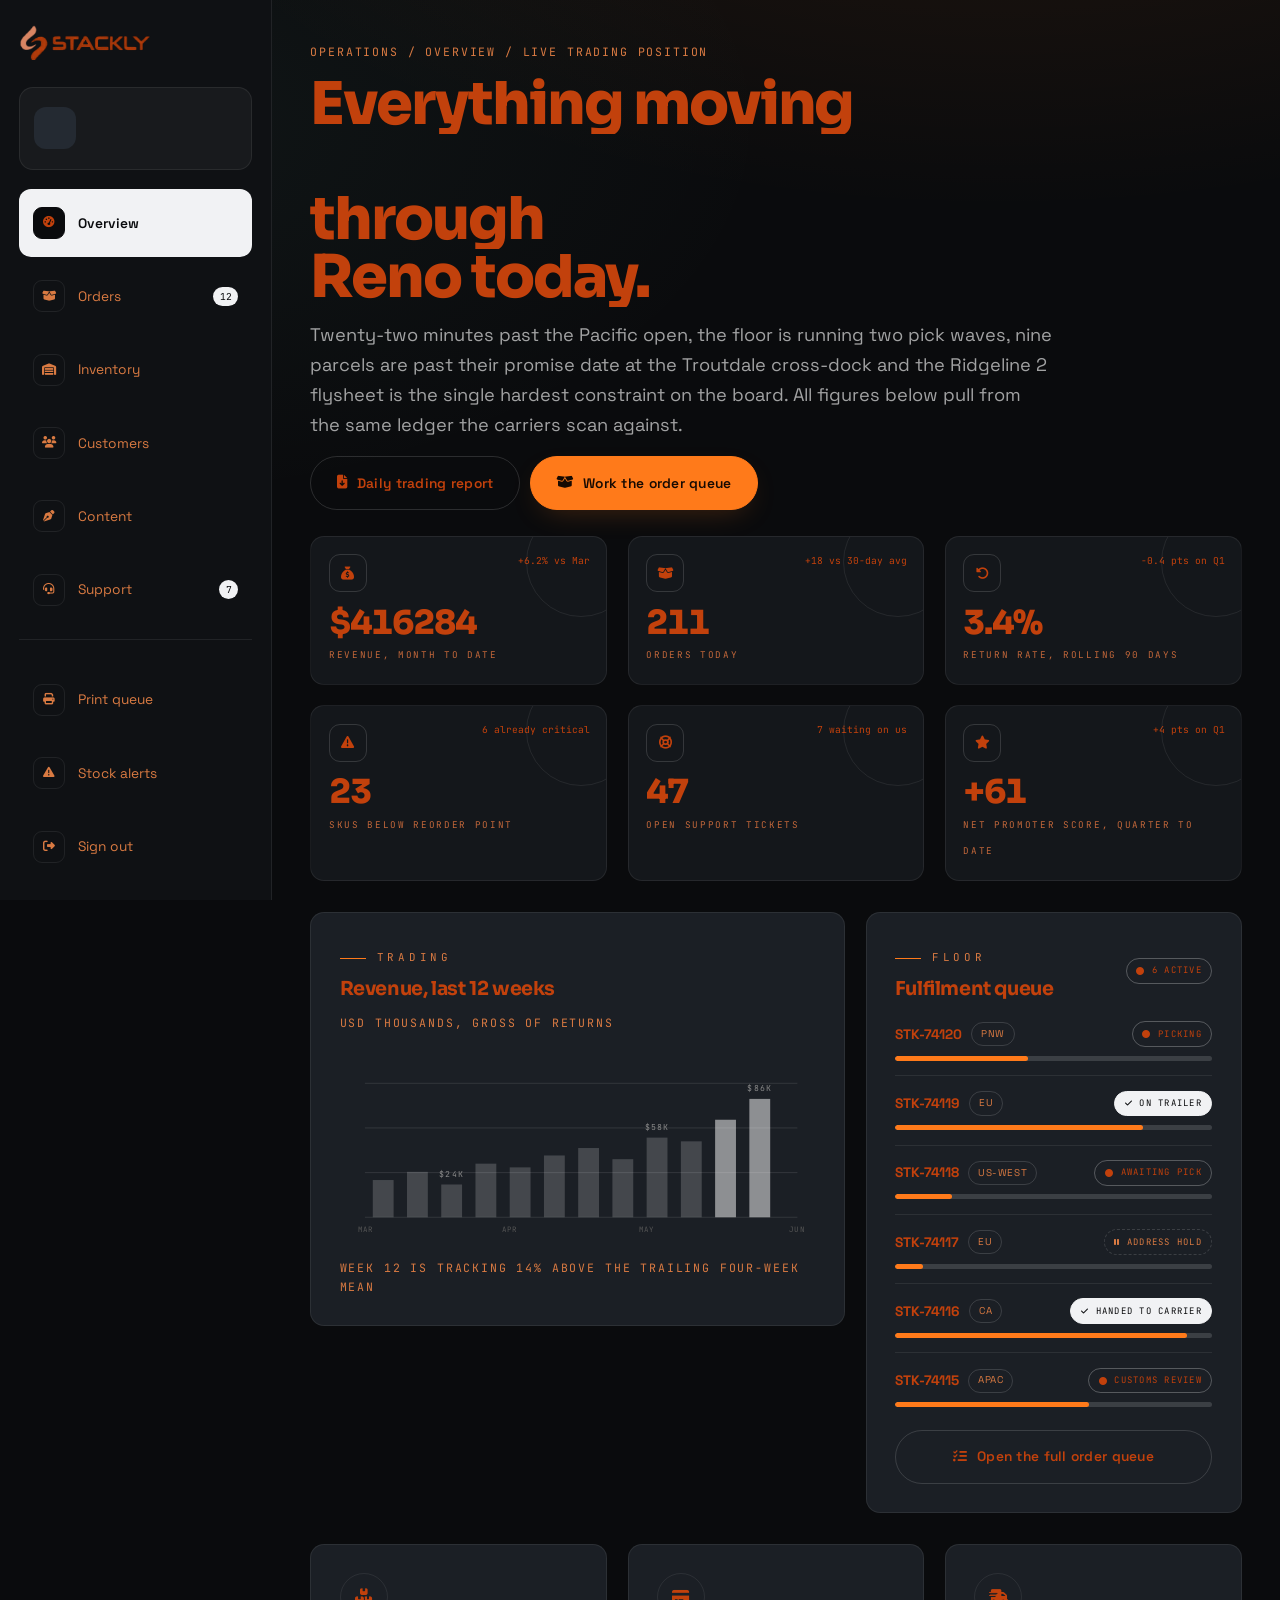
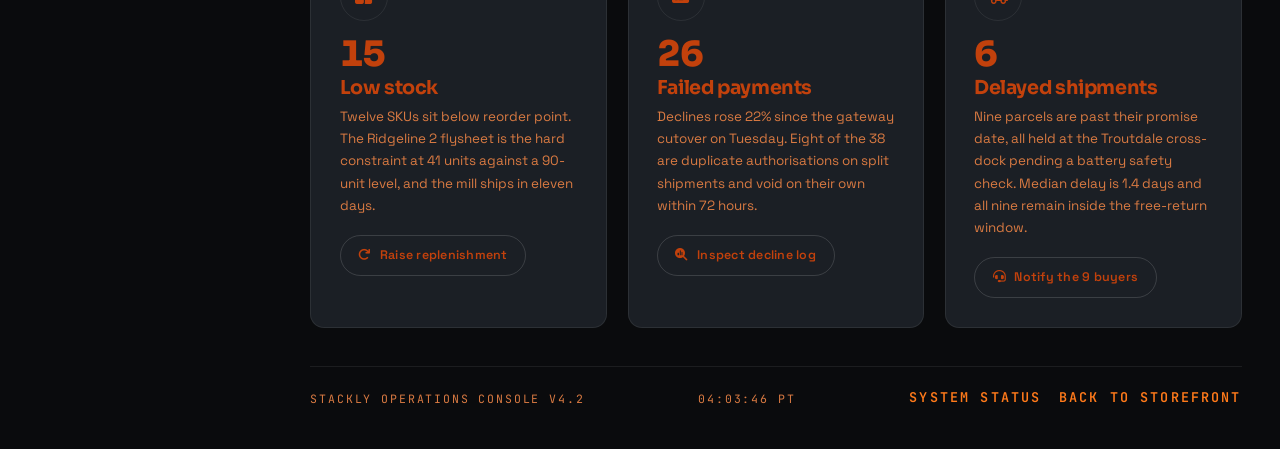
<file: admin-dashboard.html>
<!DOCTYPE html>
<html lang="en">
<head>
<meta charset="UTF-8" />
<script>
/* run before first paint: never let the browser restore or animate a previous
   scroll position on a fresh load — the new page should just open at the top */
try { if ('scrollRestoration' in history) history.scrollRestoration = 'manual'; } catch (e) {}
document.documentElement.classList.add('no-smooth');
function __clearSmooth(){ setTimeout(function(){ document.documentElement.classList.remove('no-smooth'); }, 120); }
window.addEventListener('load', __clearSmooth);
window.addEventListener('pageshow', __clearSmooth);
</script>
<meta name="viewport" content="width=device-width, initial-scale=1, viewport-fit=cover" />
<meta name="theme-color" content="#000000" />
<title>Operations Console - Stackly</title>
<meta name="description" content="Stackly operations console: live revenue, fulfilment, inventory cover, customer segments, editorial queue and support load for the outdoor equipment team." />
<link rel="preconnect" href="https://fonts.googleapis.com" />
<link rel="preconnect" href="https://fonts.gstatic.com" crossorigin />
<link rel="preconnect" href="https://picsum.photos" />
<link href="https://fonts.googleapis.com/css2?family=Sora:wght@400;600;700;800&family=Space+Grotesk:wght@300;400;500;600;700&family=JetBrains+Mono:wght@400;500&display=swap" rel="stylesheet" />
<link rel="stylesheet" href="https://cdnjs.cloudflare.com/ajax/libs/font-awesome/6.5.2/css/all.min.css" />
<link rel="stylesheet" href="css/style.css" />
<link rel="icon" href="data:image/svg+xml,%3Csvg xmlns='http://www.w3.org/2000/svg' viewBox='0 0 32 32'%3E%3Crect width='32' height='32' rx='8' fill='%23000'/%3E%3Cpath d='M5 25 13 10l5 9M18 25l7-12 4 7' stroke='%23fff' stroke-width='2.4' fill='none' stroke-linecap='round'/%3E%3C/svg%3E" />
</head>
<body data-page="admin-dash">

<div class="loader" id="loader" role="status" aria-label="Loading Stackly">
  <svg class="loader-ridge" viewBox="0 0 1440 400" preserveAspectRatio="none" aria-hidden="true">
    <path d="M0 400 L0 250 L170 120 L300 235 L430 96 L600 258 L760 150 L900 262 L1080 110 L1260 240 L1440 160 L1440 400 Z" fill="none" stroke="rgba(255,255,255,.16)" stroke-width="1.5"/>
    <path d="M0 400 L0 300 L140 190 L300 300 L450 170 L620 300 L780 210 L960 300 L1120 180 L1300 300 L1440 220 L1440 400 Z" fill="rgba(255,255,255,.04)" stroke="rgba(255,255,255,.08)" stroke-width="1"/>
  </svg>
  <div class="loader-inner">
    <div class="loader-mark">
      <svg viewBox="0 0 100 100" aria-hidden="true">
        <circle class="spin-ring" cx="50" cy="50" r="44" fill="none" stroke="rgba(255,255,255,.18)" stroke-width="1.5" stroke-dasharray="26 12"/>
        <circle class="pin-dot" cx="50" cy="50" r="3" fill="#fff"/>
        <g class="pin-pop">
          <path d="M50 30 L62 52 L50 47 L38 52 Z" fill="none" stroke="#fff" stroke-width="2.4" stroke-linejoin="round"/>
          <path d="M22 68 H78" stroke="#fff" stroke-width="2.4" stroke-linecap="round"/>
          <path d="M30 68 L40 52 M46 68 L52 57 M58 68 L64 56" stroke="rgba(255,255,255,.45)" stroke-width="1.6" stroke-linecap="round"/>
        </g>
      </svg>
    </div>
    <div class="loader-word"></div>
    <span class="loader-tag">Outdoor Equipment Co.</span>
    <div class="loader-bar"><i></i></div>
    <span class="loader-pct">LOADING <b>00</b> / 100</span>
    <p class="loader-tips" style="transition:opacity .26s"></p>
  </div>
</div>

<div id="layout-header"></div>

<main class="dash">

  <!-- ================= SIDEBAR ================= -->
  <aside class="dash-side" id="dashSide">
    <div class="dash-side-in">
      <a class="logo" href="index.html" aria-label="Stackly home" style="margin-bottom:1rem">
        <img class="logo-img" src="assets/logo_c2410c.webp" alt="Stackly" width="367" height="98" />
      </a>
      <div class="dash-user">
        <span class="dash-ava" data-session-initials aria-hidden="true"></span>
        <span><b data-session-name></b><small data-session-email></small></span>
      </div>

      <a class="dash-link active" href="#overview" data-pane="overview"><span class="ic"><i class="fa-solid fa-gauge-high"></i></span> Overview</a>
      <a class="dash-link" href="#orders" data-pane="orders"><span class="ic"><i class="fa-solid fa-box-open"></i></span> Orders <span class="badge-r">12</span></a>
      <a class="dash-link" href="#inventory" data-pane="inventory"><span class="ic"><i class="fa-solid fa-warehouse"></i></span> Inventory</a>
      <a class="dash-link" href="#customers" data-pane="customers"><span class="ic"><i class="fa-solid fa-users"></i></span> Customers</a>
      <a class="dash-link" href="#content" data-pane="content"><span class="ic"><i class="fa-solid fa-pen-nib"></i></span> Content</a>
      <a class="dash-link" href="#support" data-pane="support"><span class="ic"><i class="fa-solid fa-headset"></i></span> Support <span class="badge-r">7</span></a>

      <div style="height:1px;background:var(--line);margin:.6rem 0"></div>

      <a class="dash-link" href="#orders" data-pane="orders" data-shortcut><span class="ic"><i class="fa-solid fa-print"></i></span> Print queue</a>
      <a class="dash-link" href="#inventory" data-pane="inventory" data-shortcut><span class="ic"><i class="fa-solid fa-triangle-exclamation"></i></span> Stock alerts</a>
      <a class="dash-link danger" href="signin.html?tab=signin" id="signOutBtn" data-signout><span class="ic"><i class="fa-solid fa-right-from-bracket"></i></span> Sign out</a>
    </div>
  </aside>

  <!-- ================= MAIN ================= -->
  <section class="dash-main">

    <!-- ---------- PANE: OVERVIEW ---------- -->
    <div data-dashpane="overview" class="on">
      <div class="dash-head">
        <div>
          <span class="mono dim">Operations / Overview / Live trading position</span>
          <h1 class="d2" style="margin:.7rem 0 .8rem" data-split>Everything moving<br />through <span class="hl">Reno today.</span></h1>
          <p class="lead">Twenty-two minutes past the Pacific open, the floor is running two pick waves, nine parcels are past their promise date at the Troutdale cross-dock and the Ridgeline 2 flysheet is the single hardest constraint on the board. All figures below pull from the same ledger the carriers scan against.</p>
        </div>
        <div style="display:flex;flex-wrap:wrap;gap:.6rem">
          <a class="btn" href="404.html" data-404><i class="fa-solid fa-file-arrow-down"></i> Daily trading report</a>
          <a class="btn solid" href="#orders" data-pane="orders"><i class="fa-solid fa-box-open"></i> Work the order queue</a>
        </div>
      </div>

      <div class="g g-3">
        <article class="kpi" data-reveal>
          <span class="ic"><i class="fa-solid fa-sack-dollar"></i></span>
          <span class="delta">+6.2% vs Mar</span>
          <b class="tnum" data-count="418640" data-prefix="$" data-decimals="0">0</b>
          <small>Revenue, month to date</small>
        </article>
        <article class="kpi" data-reveal>
          <span class="ic"><i class="fa-solid fa-box-open"></i></span>
          <span class="delta">+18 vs 30-day avg</span>
          <b class="tnum" data-count="212" data-decimals="0">0</b>
          <small>Orders today</small>
        </article>
        <article class="kpi" data-reveal>
          <span class="ic"><i class="fa-solid fa-rotate-left"></i></span>
          <span class="delta">-0.4 pts on Q1</span>
          <b class="tnum" data-count="3.4" data-decimals="1" data-suffix="%">0</b>
          <small>Return rate, rolling 90 days</small>
        </article>
        <article class="kpi" data-reveal>
          <span class="ic"><i class="fa-solid fa-triangle-exclamation"></i></span>
          <span class="delta">6 already critical</span>
          <b class="tnum" data-count="23" data-decimals="0">0</b>
          <small>SKUs below reorder point</small>
        </article>
        <article class="kpi" data-reveal>
          <span class="ic"><i class="fa-solid fa-life-ring"></i></span>
          <span class="delta">7 waiting on us</span>
          <b class="tnum" data-count="47" data-decimals="0">0</b>
          <small>Open support tickets</small>
        </article>
        <article class="kpi" data-reveal>
          <span class="ic"><i class="fa-solid fa-star"></i></span>
          <span class="delta">+4 pts on Q1</span>
          <b class="tnum" data-count="61" data-prefix="+" data-decimals="0">0</b>
          <small>Net promoter score, quarter to date</small>
        </article>
      </div>

      <div class="g g-12" style="margin-top:clamp(1.2rem,2.4vw,2rem);align-items:start">
        <div class="c-7">
          <div class="spot spot-pad">
            <div style="display:flex;flex-wrap:wrap;gap:.8rem;align-items:center;justify-content:space-between;margin-bottom:1.4rem">
              <div>
                <span class="eyebrow">Trading</span>
                <b class="d4" style="display:block;margin-top:.7rem">Revenue, last 12 weeks</b>
              </div>
              <span class="mono dim">USD thousands, gross of returns</span>
            </div>

            <svg viewBox="0 0 640 250" style="width:100%;height:auto;display:block" role="img" aria-labelledby="revChartTitle revChartDesc">
              <title id="revChartTitle">Weekly revenue, last twelve weeks</title>
              <desc id="revChartDesc">A bar chart rising from 24 thousand dollars in week three to 86 thousand dollars in week twelve, with the two tallest weeks drawn in a brighter white.</desc>

              <g stroke="rgba(255,255,255,.14)" stroke-width="1" stroke-linecap="round">
                <line x1="34" y1="218" x2="614" y2="218" />
                <line x1="34" y1="158" x2="614" y2="158" />
                <line x1="34" y1="98" x2="614" y2="98" />
                <line x1="34" y1="38" x2="614" y2="38" />
              </g>

              <g fill="rgba(255,255,255,.18)">
                <rect x="44" y="168" width="28" height="50" style="transform-origin:bottom;animation:floatY 3.2s ease-in-out infinite alternate;animation-delay:.00s;--fd:2.4s" />
                <rect x="90" y="157" width="28" height="61" style="transform-origin:bottom;animation:floatY 3.2s ease-in-out infinite alternate;animation-delay:.10s;--fd:2.4s" />
                <rect x="136" y="174" width="28" height="44" style="transform-origin:bottom;animation:floatY 3.2s ease-in-out infinite alternate;animation-delay:.20s;--fd:2.4s" />
                <rect x="182" y="146" width="28" height="72" style="transform-origin:bottom;animation:floatY 3.2s ease-in-out infinite alternate;animation-delay:.30s;--fd:2.4s" />
                <rect x="228" y="151" width="28" height="67" style="transform-origin:bottom;animation:floatY 3.2s ease-in-out infinite alternate;animation-delay:.40s;--fd:2.4s" />
                <rect x="274" y="135" width="28" height="83" style="transform-origin:bottom;animation:floatY 3.2s ease-in-out infinite alternate;animation-delay:.50s;--fd:2.4s" />
                <rect x="320" y="125" width="28" height="93" style="transform-origin:bottom;animation:floatY 3.2s ease-in-out infinite alternate;animation-delay:.60s;--fd:2.4s" />
                <rect x="366" y="140" width="28" height="78" style="transform-origin:bottom;animation:floatY 3.2s ease-in-out infinite alternate;animation-delay:.70s;--fd:2.4s" />
                <rect x="412" y="111" width="28" height="107" style="transform-origin:bottom;animation:floatY 3.2s ease-in-out infinite alternate;animation-delay:.80s;--fd:2.4s" />
                <rect x="458" y="116" width="28" height="102" style="transform-origin:bottom;animation:floatY 3.2s ease-in-out infinite alternate;animation-delay:.90s;--fd:2.4s" />
              </g>

              <g fill="rgba(255,255,255,.5)">
                <rect x="504" y="87" width="28" height="131" style="transform-origin:bottom;animation:floatY 3.2s ease-in-out infinite alternate;animation-delay:1.00s;--fd:2.4s" />
                <rect x="550" y="59" width="28" height="159" style="transform-origin:bottom;animation:floatY 3.2s ease-in-out infinite alternate;animation-delay:1.10s;--fd:2.4s" />
              </g>

              <g fill="#888" font-size="11" text-anchor="middle" style="font-family:var(--ff-mono);letter-spacing:.14em">
                <text x="564" y="49">$86K</text>
                <text x="426" y="101">$58K</text>
                <text x="150" y="164">$24K</text>
              </g>

              <g fill="#555" font-size="10" text-anchor="middle" style="font-family:var(--ff-mono);letter-spacing:.16em">
                <text x="34" y="238">MAR</text>
                <text x="228" y="238">APR</text>
                <text x="412" y="238">MAY</text>
                <text x="614" y="238">JUN</text>
              </g>
            </svg>

            <p class="mono dim" style="margin-top:1.1rem">Week 12 is tracking 14% above the trailing four-week mean</p>
          </div>
        </div>

        <div class="c-5">
          <div class="spot spot-pad">
            <div style="display:flex;flex-wrap:wrap;gap:.8rem;align-items:center;justify-content:space-between;margin-bottom:1.3rem">
              <div>
                <span class="eyebrow">Floor</span>
                <b class="d4" style="display:block;margin-top:.7rem">Fulfilment queue</b>
              </div>
              <span class="pill wait"><i class="fa-solid fa-circle"></i>6 active</span>
            </div>

            <div style="display:grid;gap:.9rem">
              <div style="border-bottom:1px solid var(--line);padding-bottom:.9rem">
                <div style="display:flex;align-items:center;gap:.6rem;flex-wrap:wrap;margin-bottom:.55rem">
                  <b class="t-strong" style="font-size:.86rem">STK-74120</b>
                  <span class="chip" style="padding:.18rem .55rem;font-size:.62rem">PNW</span>
                  <span class="pill wait" style="margin-left:auto"><i class="fa-solid fa-circle"></i>Picking</span>
                </div>
                <div class="bar-mini"><i data-w="42"></i></div>
              </div>

              <div style="border-bottom:1px solid var(--line);padding-bottom:.9rem">
                <div style="display:flex;align-items:center;gap:.6rem;flex-wrap:wrap;margin-bottom:.55rem">
                  <b class="t-strong" style="font-size:.86rem">STK-74119</b>
                  <span class="chip" style="padding:.18rem .55rem;font-size:.62rem">EU</span>
                  <span class="pill ok" style="margin-left:auto"><i class="fa-solid fa-check"></i>On trailer</span>
                </div>
                <div class="bar-mini"><i data-w="78"></i></div>
              </div>

              <div style="border-bottom:1px solid var(--line);padding-bottom:.9rem">
                <div style="display:flex;align-items:center;gap:.6rem;flex-wrap:wrap;margin-bottom:.55rem">
                  <b class="t-strong" style="font-size:.86rem">STK-74118</b>
                  <span class="chip" style="padding:.18rem .55rem;font-size:.62rem">US-WEST</span>
                  <span class="pill wait" style="margin-left:auto"><i class="fa-solid fa-circle"></i>Awaiting pick</span>
                </div>
                <div class="bar-mini"><i data-w="18"></i></div>
              </div>

              <div style="border-bottom:1px solid var(--line);padding-bottom:.9rem">
                <div style="display:flex;align-items:center;gap:.6rem;flex-wrap:wrap;margin-bottom:.55rem">
                  <b class="t-strong" style="font-size:.86rem">STK-74117</b>
                  <span class="chip" style="padding:.18rem .55rem;font-size:.62rem">EU</span>
                  <span class="pill hold" style="margin-left:auto"><i class="fa-solid fa-pause"></i>Address hold</span>
                </div>
                <div class="bar-mini"><i data-w="9"></i></div>
              </div>

              <div style="border-bottom:1px solid var(--line);padding-bottom:.9rem">
                <div style="display:flex;align-items:center;gap:.6rem;flex-wrap:wrap;margin-bottom:.55rem">
                  <b class="t-strong" style="font-size:.86rem">STK-74116</b>
                  <span class="chip" style="padding:.18rem .55rem;font-size:.62rem">CA</span>
                  <span class="pill ok" style="margin-left:auto"><i class="fa-solid fa-check"></i>Handed to carrier</span>
                </div>
                <div class="bar-mini"><i data-w="92"></i></div>
              </div>

              <div>
                <div style="display:flex;align-items:center;gap:.6rem;flex-wrap:wrap;margin-bottom:.55rem">
                  <b class="t-strong" style="font-size:.86rem">STK-74115</b>
                  <span class="chip" style="padding:.18rem .55rem;font-size:.62rem">APAC</span>
                  <span class="pill wait" style="margin-left:auto"><i class="fa-solid fa-circle"></i>Customs review</span>
                </div>
                <div class="bar-mini"><i data-w="61"></i></div>
              </div>
            </div>

            <a class="btn block" style="margin-top:1.4rem" href="#orders" data-pane="orders"><i class="fa-solid fa-list-check"></i> Open the full order queue</a>
          </div>
        </div>
      </div>

      <div class="g g-3" style="margin-top:clamp(1.2rem,2.4vw,2rem)">
        <article class="spot spot-pad">
          <span class="icon-btn" aria-hidden="true" style="width:48px;height:48px;font-size:.95rem"><i class="fa-solid fa-boxes-stacked"></i></span>
          <b class="tnum" style="display:block;margin:1rem 0 .3rem;font-family:var(--ff-alt);font-weight:800;font-size:2.2rem;letter-spacing:-.03em;line-height:1" data-count="23" data-decimals="0">0</b>
          <b class="d4" style="display:block;margin-bottom:.45rem">Low stock</b>
          <p class="dim" style="font-size:.84rem;margin-bottom:1.1rem">Twelve SKUs sit below reorder point. The Ridgeline 2 flysheet is the hard constraint at 41 units against a 90-unit level, and the mill ships in eleven days.</p>
          <a class="btn sm" href="#inventory" data-pane="inventory"><i class="fa-solid fa-arrow-rotate-right"></i> Raise replenishment</a>
        </article>

        <article class="spot spot-pad">
          <span class="icon-btn" aria-hidden="true" style="width:48px;height:48px;font-size:.95rem"><i class="fa-solid fa-credit-card"></i></span>
          <b class="tnum" style="display:block;margin:1rem 0 .3rem;font-family:var(--ff-alt);font-weight:800;font-size:2.2rem;letter-spacing:-.03em;line-height:1" data-count="38" data-decimals="0">0</b>
          <b class="d4" style="display:block;margin-bottom:.45rem">Failed payments</b>
          <p class="dim" style="font-size:.84rem;margin-bottom:1.1rem">Declines rose 22% since the gateway cutover on Tuesday. Eight of the 38 are duplicate authorisations on split shipments and void on their own within 72 hours.</p>
          <a class="btn sm" href="404.html" data-404><i class="fa-solid fa-magnifying-glass-chart"></i> Inspect decline log</a>
        </article>

        <article class="spot spot-pad">
          <span class="icon-btn" aria-hidden="true" style="width:48px;height:48px;font-size:.95rem"><i class="fa-solid fa-truck-fast"></i></span>
          <b class="tnum" style="display:block;margin:1rem 0 .3rem;font-family:var(--ff-alt);font-weight:800;font-size:2.2rem;letter-spacing:-.03em;line-height:1" data-count="9" data-decimals="0">0</b>
          <b class="d4" style="display:block;margin-bottom:.45rem">Delayed shipments</b>
          <p class="dim" style="font-size:.84rem;margin-bottom:1.1rem">Nine parcels are past their promise date, all held at the Troutdale cross-dock pending a battery safety check. Median delay is 1.4 days and all nine remain inside the free-return window.</p>
          <a class="btn sm" href="#support" data-pane="support"><i class="fa-solid fa-headset"></i> Notify the 9 buyers</a>
        </article>
      </div>
    </div>

    <!-- ---------- PANE: ORDERS ---------- -->
    <div data-dashpane="orders">
      <div class="dash-head">
        <div>
          <span class="mono dim">Operations / Orders / All fulfilment states</span>
          <h1 class="d2" style="margin:.7rem 0 .8rem" data-split>Twelve orders<br />need a <span class="hl">decision.</span></h1>
          <p class="lead">The queue is sorted by risk, not by date. An address hold on an EU order blocks four lines behind it; a customs review on a single APAC parcel costs nothing until Thursday. Everything shown here is live against the carrier scan feed.</p>
        </div>
        <div style="display:flex;flex-wrap:wrap;gap:.6rem">
          <a class="btn" href="404.html" data-404><i class="fa-solid fa-file-csv"></i> Export the queue</a>
          <a class="btn solid" href="404.html" data-404><i class="fa-solid fa-print"></i> Print pick wave 3</a>
        </div>
      </div>

      <div class="fbar">
        <select aria-label="Filter orders by region" style="background:transparent;border:1px solid var(--line-2);border-radius:99px;color:var(--paper);padding:.5rem 1rem;font-family:var(--ff-mono);font-size:.66rem;letter-spacing:.12em;outline:0">
          <option>All regions</option>
          <option>US-West</option>
          <option>US-East</option>
          <option>EU</option>
          <option>CA</option>
          <option>APAC</option>
        </select>
        <select aria-label="Filter orders by status" style="background:transparent;border:1px solid var(--line-2);border-radius:99px;color:var(--paper);padding:.5rem 1rem;font-family:var(--ff-mono);font-size:.66rem;letter-spacing:.12em;outline:0">
          <option>Any status</option>
          <option>Awaiting pick</option>
          <option>Picking</option>
          <option>On trailer</option>
          <option>Address hold</option>
          <option>Customs review</option>
          <option>Return review</option>
          <option>Delivered</option>
        </select>
        <span class="spacer"></span>
        <span class="fcount">9 OF 1,284 ORDERS</span>
        <a class="btn sm" href="404.html" data-404><i class="fa-solid fa-filter"></i> Saved views</a>
      </div>

      <div class="table-wrap" style="margin-top:1.2rem">
        <div class="tbl-scroll">
          <table class="tbl">
            <caption class="sr">Fulfilment queue with customer, region, status and dispatch progress</caption>
            <thead>
              <tr>
                <th scope="col">Order</th>
                <th scope="col">Customer</th>
                <th scope="col">Region</th>
                <th scope="col">Items</th>
                <th scope="col">Total</th>
                <th scope="col">Status</th>
                <th scope="col">Fulfilment</th>
              </tr>
            </thead>
            <tbody>
              <tr>
                <td><b class="t-strong">STK-74120</b></td>
                <td>Marisol Duarte</td>
                <td><span class="chip">PNW</span></td>
                <td>3</td>
                <td class="t-strong">$684.00</td>
                <td><span class="pill ok"><i class="fa-solid fa-check"></i>On trailer</span></td>
                <td style="min-width:120px">74%<div class="bar-mini" style="margin-top:.5rem"><i data-w="74"></i></div></td>
              </tr>
              <tr>
                <td><b class="t-strong">STK-74119</b></td>
                <td>Tobias Renn</td>
                <td><span class="chip">EU</span></td>
                <td>1</td>
                <td class="t-strong">$449.00</td>
                <td><span class="pill wait"><i class="fa-solid fa-circle"></i>Picking</span></td>
                <td style="min-width:120px">38%<div class="bar-mini" style="margin-top:.5rem"><i data-w="38"></i></div></td>
              </tr>
              <tr>
                <td><b class="t-strong">STK-74118</b></td>
                <td>Priya Raman</td>
                <td><span class="chip">US-WEST</span></td>
                <td>6</td>
                <td class="t-strong">$1,942.00</td>
                <td><span class="pill wait"><i class="fa-solid fa-circle"></i>Awaiting pick</span></td>
                <td style="min-width:120px">12%<div class="bar-mini" style="margin-top:.5rem"><i data-w="12"></i></div></td>
              </tr>
              <tr>
                <td><b class="t-strong">STK-74117</b></td>
                <td>Halvard Nilsen</td>
                <td><span class="chip">EU</span></td>
                <td>2</td>
                <td class="t-strong">$517.00</td>
                <td><span class="pill hold"><i class="fa-solid fa-pause"></i>Address hold</span></td>
                <td style="min-width:120px">4%<div class="bar-mini" style="margin-top:.5rem"><i data-w="4"></i></div></td>
              </tr>
              <tr>
                <td><b class="t-strong">STK-74116</b></td>
                <td>Camille Fontaine</td>
                <td><span class="chip">CA</span></td>
                <td>4</td>
                <td class="t-strong">$1,208.00</td>
                <td><span class="pill ok"><i class="fa-solid fa-check"></i>Delivered</span></td>
                <td style="min-width:120px">100%<div class="bar-mini" style="margin-top:.5rem"><i data-w="100"></i></div></td>
              </tr>
              <tr>
                <td><b class="t-strong">STK-74115</b></td>
                <td>Owen Blackwood</td>
                <td><span class="chip">APAC</span></td>
                <td>2</td>
                <td class="t-strong">$562.00</td>
                <td><span class="pill wait"><i class="fa-solid fa-globe"></i>Customs review</span></td>
                <td style="min-width:120px">55%<div class="bar-mini" style="margin-top:.5rem"><i data-w="55"></i></div></td>
              </tr>
              <tr>
                <td><b class="t-strong">STK-74114</b></td>
                <td>Sana Qureshi</td>
                <td><span class="chip">US-EAST</span></td>
                <td>1</td>
                <td class="t-strong">$389.00</td>
                <td><span class="pill ok"><i class="fa-solid fa-check"></i>Delivered</span></td>
                <td style="min-width:120px">100%<div class="bar-mini" style="margin-top:.5rem"><i data-w="100"></i></div></td>
              </tr>
              <tr>
                <td><b class="t-strong">STK-74113</b></td>
                <td>Elias Brandt</td>
                <td><span class="chip">EU</span></td>
                <td>5</td>
                <td class="t-strong">$1,730.00</td>
                <td><span class="pill hold"><i class="fa-solid fa-rotate-left"></i>Return review</span></td>
                <td style="min-width:120px">88%<div class="bar-mini" style="margin-top:.5rem"><i data-w="88"></i></div></td>
              </tr>
              <tr>
                <td><b class="t-strong">STK-74112</b></td>
                <td>Juno Vasquez</td>
                <td><span class="chip">US-WEST</span></td>
                <td>2</td>
                <td class="t-strong">$476.00</td>
                <td><span class="pill wait"><i class="fa-solid fa-circle"></i>Picking</span></td>
                <td style="min-width:120px">26%<div class="bar-mini" style="margin-top:.5rem"><i data-w="26"></i></div></td>
              </tr>
            </tbody>
          </table>
        </div>
      </div>

      <div class="g g-4" style="margin-top:clamp(1.4rem,2.6vw,2.2rem)">
        <article class="kpi">
          <span class="ic"><i class="fa-solid fa-boxes-stacked"></i></span>
          <span class="delta">+18 vs avg</span>
          <b class="tnum" data-count="212" data-decimals="0">0</b>
          <small>Orders picked today</small>
        </article>
        <article class="kpi">
          <span class="ic"><i class="fa-solid fa-basket-shopping"></i></span>
          <span class="delta">+4.1% on Q1</span>
          <b class="tnum" data-count="486" data-prefix="$" data-decimals="0">0</b>
          <small>Average basket value</small>
        </article>
        <article class="kpi">
          <span class="ic"><i class="fa-solid fa-stopwatch"></i></span>
          <span class="delta">target 95%</span>
          <b class="tnum" data-count="96.4" data-decimals="1" data-suffix="%">0</b>
          <small>On-time dispatch rate</small>
        </article>
        <article class="kpi">
          <span class="ic"><i class="fa-solid fa-pause"></i></span>
          <span class="delta">2 over 24 h</span>
          <b class="tnum" data-count="7" data-decimals="0">0</b>
          <small>Orders held for review</small>
        </article>
      </div>
    </div>

    <!-- ---------- PANE: INVENTORY ---------- -->
    <div data-dashpane="inventory">
      <div class="dash-head">
        <div>
          <span class="mono dim">Operations / Inventory / Reno distribution centre</span>
          <h1 class="d2" style="margin:.7rem 0 .8rem" data-split>Cover days,<br />not unit <span class="hl">counts.</span></h1>
          <p class="lead">Counts are cheap to read and expensive to act on, so this board is sorted by the number of days of cover left against the reorder point. Six SKUs are already past the line and the lead time on each is printed beside it.</p>
        </div>
        <div style="display:flex;flex-wrap:wrap;gap:.6rem">
          <a class="btn" href="404.html" data-404><i class="fa-solid fa-file-arrow-down"></i> Stock ledger export</a>
          <a class="btn solid" href="404.html" data-404><i class="fa-solid fa-cart-flatbed"></i> Draft purchase orders</a>
        </div>
      </div>

      <div class="g g-12" style="align-items:start">
        <div class="c-8">
          <div class="table-wrap">
            <div class="tbl-scroll">
              <table class="tbl">
                <caption class="sr">Stock on hand by SKU against reorder point</caption>
                <thead>
                  <tr>
                    <th scope="col">SKU</th>
                    <th scope="col">Product</th>
                    <th scope="col">Category</th>
                    <th scope="col">Stock</th>
                    <th scope="col">Reorder at</th>
                    <th scope="col">Status</th>
                    <th scope="col">Cover</th>
                  </tr>
                </thead>
                <tbody>
                  <tr>
                    <td><b class="t-strong">STK-RGD2-FLY</b></td>
                    <td>Ridgeline 2 Flysheet</td>
                    <td>Shelters</td>
                    <td class="t-strong">41</td>
                    <td>90</td>
                    <td><span class="pill hold"><i class="fa-solid fa-triangle-exclamation"></i>Reorder now</span></td>
                    <td style="min-width:120px">46%<div class="bar-mini" style="margin-top:.5rem"><i data-w="46"></i></div></td>
                  </tr>
                  <tr>
                    <td><b class="t-strong">STK-CLD900-BAG</b></td>
                    <td>Coldline 900 Down Bag</td>
                    <td>Sleep Systems</td>
                    <td class="t-strong">128</td>
                    <td>60</td>
                    <td><span class="pill ok"><i class="fa-solid fa-check"></i>Healthy</span></td>
                    <td style="min-width:120px">78%<div class="bar-mini" style="margin-top:.5rem"><i data-w="78"></i></div></td>
                  </tr>
                  <tr>
                    <td><b class="t-strong">STK-TRKPR-POL</b></td>
                    <td>Trek Pro Poles, pair</td>
                    <td>Trekking</td>
                    <td class="t-strong">12</td>
                    <td>40</td>
                    <td><span class="pill hold"><i class="fa-solid fa-triangle-exclamation"></i>Reorder now</span></td>
                    <td style="min-width:120px">21%<div class="bar-mini" style="margin-top:.5rem"><i data-w="21"></i></div></td>
                  </tr>
                  <tr>
                    <td><b class="t-strong">STK-TIKSET-04</b></td>
                    <td>Nesting Titanium Cook Set</td>
                    <td>Camp Kitchen</td>
                    <td class="t-strong">210</td>
                    <td>75</td>
                    <td><span class="pill ok"><i class="fa-solid fa-check"></i>Healthy</span></td>
                    <td style="min-width:120px">91%<div class="bar-mini" style="margin-top:.5rem"><i data-w="91"></i></div></td>
                  </tr>
                  <tr>
                    <td><b class="t-strong">STK-HAUL55-FRM</b></td>
                    <td>Haul 55 Frame Kit</td>
                    <td>Packs</td>
                    <td class="t-strong">64</td>
                    <td>50</td>
                    <td><span class="pill wait"><i class="fa-solid fa-circle"></i>Reorder soon</span></td>
                    <td style="min-width:120px">57%<div class="bar-mini" style="margin-top:.5rem"><i data-w="57"></i></div></td>
                  </tr>
                  <tr>
                    <td><b class="t-strong">STK-NGHTWCH-HL</b></td>
                    <td>Nightwatch 900 Headlamp</td>
                    <td>Lighting</td>
                    <td class="t-strong">7</td>
                    <td>45</td>
                    <td><span class="pill hold"><i class="fa-solid fa-circle-exclamation"></i>Stockout risk</span></td>
                    <td style="min-width:120px">13%<div class="bar-mini" style="margin-top:.5rem"><i data-w="13"></i></div></td>
                  </tr>
                  <tr>
                    <td><b class="t-strong">STK-TERRA6-MAT</b></td>
                    <td>Terra 6 Insulated Mat</td>
                    <td>Sleep Systems</td>
                    <td class="t-strong">305</td>
                    <td>110</td>
                    <td><span class="pill ok"><i class="fa-solid fa-check"></i>Healthy</span></td>
                    <td style="min-width:120px">96%<div class="bar-mini" style="margin-top:.5rem"><i data-w="96"></i></div></td>
                  </tr>
                  <tr>
                    <td><b class="t-strong">STK-MRK200-BLS</b></td>
                    <td>Merino 200 Base Set, Crew</td>
                    <td>Apparel</td>
                    <td class="t-strong">58</td>
                    <td>120</td>
                    <td><span class="pill wait"><i class="fa-solid fa-circle"></i>Reorder soon</span></td>
                    <td style="min-width:120px">39%<div class="bar-mini" style="margin-top:.5rem"><i data-w="39"></i></div></td>
                  </tr>
                </tbody>
              </table>
            </div>
          </div>
          <p class="mono dim" style="margin-top:.9rem">Cover is measured against a rolling 28-day demand curve, not last season</p>
        </div>

        <div class="c-4">
          <aside class="spot spot-pad">
            <span class="eyebrow">Standard path</span>
            <b class="d4" style="display:block;margin:1rem 0 .5rem">How a reorder clears</b>
            <p class="dim" style="font-size:.86rem;margin-bottom:1.4rem">Nobody is asked to guess a quantity. The trigger comes off the cover curve, the buyer signs the purchase order against it, and nothing reaches the supplier without a name attached.</p>
            <div class="steps" style="grid-template-columns:repeat(auto-fit,minmax(130px,1fr))">
              <div class="step done"><span class="step-n">01 / TRIGGER</span><b>Reorder point breached</b><p>Cover falls under 45 days. The SKU is queued automatically.</p></div>
              <div class="step done"><span class="step-n">02 / REVIEW</span><b>Buyer approves the PO</b><p>Quantity is set from lead time, not from last season.</p></div>
              <div class="step"><span class="step-n">03 / SUPPLIER</span><b>Maker confirms</b><p>Mills quote an eleven-day window on shelters.</p></div>
              <div class="step"><span class="step-n">04 / RECEIVE</span><b>Reno books the count</b><p>Inbound is counted twice before it hits available stock.</p></div>
            </div>
            <a class="btn block" style="margin-top:1.5rem" href="404.html" data-404><i class="fa-solid fa-clipboard-list"></i> Open the replenishment board</a>
          </aside>
        </div>
      </div>

      <div class="g g-3" style="margin-top:clamp(1.2rem,2.4vw,2rem)">
        <article class="spot spot-pad">
          <div style="display:flex;align-items:center;justify-content:space-between;gap:1rem;margin-bottom:1rem">
            <span class="eyebrow">Category health</span>
            <span class="pill wait"><i class="fa-solid fa-circle"></i>Shelters</span>
          </div>
          <b class="d4" style="display:block;margin-bottom:.7rem">Shelters, 46% covered</b>
          <div class="bar-mini" style="margin-bottom:1.3rem"><i data-w="46"></i></div>
          <div style="display:grid;grid-template-columns:repeat(3,1fr);gap:.8rem">
            <div><b class="tnum" style="display:block;font-family:var(--ff-alt);font-weight:800;font-size:1.25rem;letter-spacing:-.02em;line-height:1" data-count="3.1" data-decimals="1" data-suffix="x">0</b><small class="mono dim" style="font-size:.56rem">Turns</small></div>
            <div><b class="tnum" style="display:block;font-family:var(--ff-alt);font-weight:800;font-size:1.25rem;letter-spacing:-.02em;line-height:1" data-count="18" data-decimals="0" data-suffix=" d">0</b><small class="mono dim" style="font-size:.56rem">Cover</small></div>
            <div><b class="tnum" style="display:block;font-family:var(--ff-alt);font-weight:800;font-size:1.25rem;letter-spacing:-.02em;line-height:1" data-count="4" data-decimals="0">0</b><small class="mono dim" style="font-size:.56rem">Held</small></div>
          </div>
        </article>

        <article class="spot spot-pad">
          <div style="display:flex;align-items:center;justify-content:space-between;gap:1rem;margin-bottom:1rem">
            <span class="eyebrow">Category health</span>
            <span class="pill ok"><i class="fa-solid fa-check"></i>Sleep Systems</span>
          </div>
          <b class="d4" style="display:block;margin-bottom:.7rem">Sleep Systems, 78% covered</b>
          <div class="bar-mini" style="margin-bottom:1.3rem"><i data-w="78"></i></div>
          <div style="display:grid;grid-template-columns:repeat(3,1fr);gap:.8rem">
            <div><b class="tnum" style="display:block;font-family:var(--ff-alt);font-weight:800;font-size:1.25rem;letter-spacing:-.02em;line-height:1" data-count="5.4" data-decimals="1" data-suffix="x">0</b><small class="mono dim" style="font-size:.56rem">Turns</small></div>
            <div><b class="tnum" style="display:block;font-family:var(--ff-alt);font-weight:800;font-size:1.25rem;letter-spacing:-.02em;line-height:1" data-count="62" data-decimals="0" data-suffix=" d">0</b><small class="mono dim" style="font-size:.56rem">Cover</small></div>
            <div><b class="tnum" style="display:block;font-family:var(--ff-alt);font-weight:800;font-size:1.25rem;letter-spacing:-.02em;line-height:1" data-count="1" data-decimals="0">0</b><small class="mono dim" style="font-size:.56rem">Held</small></div>
          </div>
        </article>

        <article class="spot spot-pad">
          <div style="display:flex;align-items:center;justify-content:space-between;gap:1rem;margin-bottom:1rem">
            <span class="eyebrow">Category health</span>
            <span class="pill ok"><i class="fa-solid fa-check"></i>Camp Kitchen</span>
          </div>
          <b class="d4" style="display:block;margin-bottom:.7rem">Camp Kitchen, 91% covered</b>
          <div class="bar-mini" style="margin-bottom:1.3rem"><i data-w="91"></i></div>
          <div style="display:grid;grid-template-columns:repeat(3,1fr);gap:.8rem">
            <div><b class="tnum" style="display:block;font-family:var(--ff-alt);font-weight:800;font-size:1.25rem;letter-spacing:-.02em;line-height:1" data-count="7.2" data-decimals="1" data-suffix="x">0</b><small class="mono dim" style="font-size:.56rem">Turns</small></div>
            <div><b class="tnum" style="display:block;font-family:var(--ff-alt);font-weight:800;font-size:1.25rem;letter-spacing:-.02em;line-height:1" data-count="94" data-decimals="0" data-suffix=" d">0</b><small class="mono dim" style="font-size:.56rem">Cover</small></div>
            <div><b class="tnum" style="display:block;font-family:var(--ff-alt);font-weight:800;font-size:1.25rem;letter-spacing:-.02em;line-height:1" data-count="0" data-decimals="0">0</b><small class="mono dim" style="font-size:.56rem">Held</small></div>
          </div>
        </article>
      </div>
    </div>

    <!-- ---------- PANE: CUSTOMERS ---------- -->
    <div data-dashpane="customers">
      <div class="dash-head">
        <div>
          <span class="mono dim">Operations / Customers / Segments and lifetime value</span>
          <h1 class="d2" style="margin:.7rem 0 .8rem" data-split>Ten thousand<br />people, three <span class="hl">segments.</span></h1>
          <p class="lead">Segments are set by behaviour, not by spend alone. Anyone who has filed a repair claim in the last 180 days and rated us above eight is an advocate, whoever they bought from. At-risk means two visits without a purchase, not a quiet inbox.</p>
        </div>
        <div style="display:flex;flex-wrap:wrap;gap:.6rem">
          <a class="btn" href="404.html" data-404><i class="fa-solid fa-file-csv"></i> Export segments</a>
          <a class="btn solid" href="404.html" data-404><i class="fa-solid fa-envelope-open-text"></i> Draft a dispatch</a>
        </div>
      </div>

      <div class="fbar">
        <select aria-label="Filter customers by segment" style="background:transparent;border:1px solid var(--line-2);border-radius:99px;color:var(--paper);padding:.5rem 1rem;font-family:var(--ff-mono);font-size:.66rem;letter-spacing:.12em;outline:0">
          <option>All segments</option>
          <option>Advocate</option>
          <option>Loyal</option>
          <option>At risk</option>
        </select>
        <select aria-label="Filter customers by last active period" style="background:transparent;border:1px solid var(--line-2);border-radius:99px;color:var(--paper);padding:.5rem 1rem;font-family:var(--ff-mono);font-size:.66rem;letter-spacing:.12em;outline:0">
          <option>Any activity</option>
          <option>Last 24 hours</option>
          <option>Last 7 days</option>
          <option>Last 30 days</option>
          <option>Dormant 90 days</option>
        </select>
        <span class="spacer"></span>
        <span class="fcount">8 OF 10,482 CUSTOMERS</span>
        <a class="btn sm" href="404.html" data-404><i class="fa-solid fa-sliders"></i> Segment rules</a>
      </div>

      <div class="table-wrap" style="margin-top:1.2rem">
        <div class="tbl-scroll">
          <table class="tbl">
            <caption class="sr">Customer accounts with order counts, lifetime value and segment</caption>
            <thead>
              <tr>
                <th scope="col">Name</th>
                <th scope="col">Email</th>
                <th scope="col">Orders</th>
                <th scope="col">Lifetime value</th>
                <th scope="col">Segment</th>
                <th scope="col">Last active</th>
              </tr>
            </thead>
            <tbody>
              <tr>
                <td><b class="t-strong">Marisol Duarte</b></td>
                <td>marisol.duarte@driftline.co</td>
                <td>31</td>
                <td class="t-strong">$12,480.00</td>
                <td><span class="pill ok"><i class="fa-solid fa-check"></i>Advocate</span></td>
                <td>12 min ago</td>
              </tr>
              <tr>
                <td><b class="t-strong">Tobias Renn</b></td>
                <td>tobias.renn@nordkette.de</td>
                <td>18</td>
                <td class="t-strong">$7,215.00</td>
                <td><span class="pill ok"><i class="fa-solid fa-check"></i>Advocate</span></td>
                <td>1 h ago</td>
              </tr>
              <tr>
                <td><b class="t-strong">Priya Raman</b></td>
                <td>priya.raman@summitworks.in</td>
                <td>24</td>
                <td class="t-strong">$9,860.00</td>
                <td><span class="pill wait"><i class="fa-solid fa-circle"></i>Loyal</span></td>
                <td>3 h ago</td>
              </tr>
              <tr>
                <td><b class="t-strong">Halvard Nilsen</b></td>
                <td>halvard.nilsen@fjordmail.no</td>
                <td>6</td>
                <td class="t-strong">$1,940.00</td>
                <td><span class="pill hold"><i class="fa-solid fa-triangle-exclamation"></i>At risk</span></td>
                <td>9 days ago</td>
              </tr>
              <tr>
                <td><b class="t-strong">Camille Fontaine</b></td>
                <td>camille.fontaine@cabanequebec.ca</td>
                <td>41</td>
                <td class="t-strong">$18,930.00</td>
                <td><span class="pill ok"><i class="fa-solid fa-check"></i>Advocate</span></td>
                <td>22 min ago</td>
              </tr>
              <tr>
                <td><b class="t-strong">Owen Blackwood</b></td>
                <td>owen.blackwood@trailhead.io</td>
                <td>12</td>
                <td class="t-strong">$4,760.00</td>
                <td><span class="pill wait"><i class="fa-solid fa-circle"></i>Loyal</span></td>
                <td>2 days ago</td>
              </tr>
              <tr>
                <td><b class="t-strong">Sana Qureshi</b></td>
                <td>sana.qureshi@highcamp.pk</td>
                <td>3</td>
                <td class="t-strong">$912.00</td>
                <td><span class="pill hold"><i class="fa-solid fa-triangle-exclamation"></i>At risk</span></td>
                <td>21 days ago</td>
              </tr>
              <tr>
                <td><b class="t-strong">Juno Vasquez</b></td>
                <td>juno.vasquez@ridgeline.mx</td>
                <td>27</td>
                <td class="t-strong">$11,340.00</td>
                <td><span class="pill ok"><i class="fa-solid fa-check"></i>Advocate</span></td>
                <td>40 min ago</td>
              </tr>
            </tbody>
          </table>
        </div>
      </div>

      <div class="g g-3" style="margin-top:clamp(1.4rem,2.6vw,2.2rem)">
        <article class="spot spot-pad">
          <div style="display:flex;align-items:center;justify-content:center;margin-bottom:1rem">
            <svg viewBox="0 0 140 140" width="140" height="140" role="img" aria-label="Ring chart showing advocates at 62 percent of the customer base">
              <circle cx="70" cy="70" r="58" fill="none" stroke="rgba(255,255,255,.14)" stroke-width="6" />
              <circle cx="70" cy="70" r="58" fill="none" stroke="rgba(255,255,255,.62)" stroke-width="6" stroke-linecap="round" stroke-dasharray="226 364" stroke-dashoffset="0" transform="rotate(-90 70 70)" />
              <circle cx="70" cy="70" r="38" fill="none" stroke="rgba(255,255,255,.12)" stroke-width="4" />
              <circle cx="70" cy="70" r="38" fill="none" stroke="rgba(255,255,255,.45)" stroke-width="4" stroke-linecap="round" stroke-dasharray="210 239" stroke-dashoffset="0" transform="rotate(-90 70 70)" />
            </svg>
          </div>
          <span class="pill ok" style="margin-bottom:.9rem"><i class="fa-solid fa-check"></i>Advocate</span>
          <b class="tnum" style="display:block;font-family:var(--ff-alt);font-weight:800;font-size:2.1rem;letter-spacing:-.03em;line-height:1;margin-bottom:.4rem" data-count="6498" data-decimals="0">0</b>
          <p class="dim" style="font-size:.84rem;margin-bottom:1.1rem">Bought twice or more, filed at least one repair claim, and rated the workshop above eight. Outer ring is share of base, inner ring is share of lifetime value.</p>
          <a class="btn sm" href="404.html" data-404><i class="fa-solid fa-envelope"></i> Open advocate dispatch</a>
        </article>

        <article class="spot spot-pad">
          <div style="display:flex;align-items:center;justify-content:center;margin-bottom:1rem">
            <svg viewBox="0 0 140 140" width="140" height="140" role="img" aria-label="Ring chart showing loyal customers at 44 percent of the customer base">
              <circle cx="70" cy="70" r="58" fill="none" stroke="rgba(255,255,255,.14)" stroke-width="6" />
              <circle cx="70" cy="70" r="58" fill="none" stroke="rgba(255,255,255,.62)" stroke-width="6" stroke-linecap="round" stroke-dasharray="160 364" stroke-dashoffset="0" transform="rotate(-90 70 70)" />
              <circle cx="70" cy="70" r="38" fill="none" stroke="rgba(255,255,255,.12)" stroke-width="4" />
              <circle cx="70" cy="70" r="38" fill="none" stroke="rgba(255,255,255,.45)" stroke-width="4" stroke-linecap="round" stroke-dasharray="170 239" stroke-dashoffset="0" transform="rotate(-90 70 70)" />
            </svg>
          </div>
          <span class="pill wait" style="margin-bottom:.9rem"><i class="fa-solid fa-circle"></i>Loyal</span>
          <b class="tnum" style="display:block;font-family:var(--ff-alt);font-weight:800;font-size:2.1rem;letter-spacing:-.03em;line-height:1;margin-bottom:.4rem" data-count="2931" data-decimals="0">0</b>
          <p class="dim" style="font-size:.84rem;margin-bottom:1.1rem">Repeat buyers who have never needed the workshop. Most of this group converts on a restock notice rather than a discount, which is why the alert cadence matters more than the price.</p>
          <a class="btn sm" href="404.html" data-404><i class="fa-solid fa-bell"></i> Schedule restock notices</a>
        </article>

        <article class="spot spot-pad">
          <div style="display:flex;align-items:center;justify-content:center;margin-bottom:1rem">
            <svg viewBox="0 0 140 140" width="140" height="140" role="img" aria-label="Ring chart showing at-risk customers at 14 percent of the customer base">
              <circle cx="70" cy="70" r="58" fill="none" stroke="rgba(255,255,255,.14)" stroke-width="6" />
              <circle cx="70" cy="70" r="58" fill="none" stroke="rgba(255,255,255,.62)" stroke-width="6" stroke-linecap="round" stroke-dasharray="51 364" stroke-dashoffset="0" transform="rotate(-90 70 70)" />
              <circle cx="70" cy="70" r="38" fill="none" stroke="rgba(255,255,255,.12)" stroke-width="4" />
              <circle cx="70" cy="70" r="38" fill="none" stroke="rgba(255,255,255,.45)" stroke-width="4" stroke-linecap="round" stroke-dasharray="91 239" stroke-dashoffset="0" transform="rotate(-90 70 70)" />
            </svg>
          </div>
          <span class="pill hold" style="margin-bottom:.9rem"><i class="fa-solid fa-triangle-exclamation"></i>At risk</span>
          <b class="tnum" style="display:block;font-family:var(--ff-alt);font-weight:800;font-size:2.1rem;letter-spacing:-.03em;line-height:1;margin-bottom:.4rem" data-count="1053" data-decimals="0">0</b>
          <p class="dim" style="font-size:.84rem;margin-bottom:1.1rem">Two visits in ninety days with no purchase, or one failed delivery with no reply. Thirty-one of these are sitting on an open ticket right now, which is the fixable half.</p>
          <a class="btn sm" href="#support" data-pane="support"><i class="fa-solid fa-user-clock"></i> Work the at-risk list</a>
        </article>
      </div>
    </div>

    <!-- ---------- PANE: CONTENT ---------- -->
    <div data-dashpane="content">
      <div class="dash-head">
        <div>
          <span class="mono dim">Operations / Content / Editorial queue</span>
          <h1 class="d2" style="margin:.7rem 0 .8rem" data-split>Six pieces,<br />four <span class="hl">states.</span></h1>
          <p class="lead">Nothing goes live without a named technician behind the figures. Draft sits with the writer, Review waits on the bench for a fact check, Scheduled is queued for the six o'clock send and Published is immutable apart from a correction note.</p>
        </div>
        <div style="display:flex;flex-wrap:wrap;gap:.6rem">
          <a class="btn" href="404.html" data-404><i class="fa-solid fa-calendar-days"></i> Editorial calendar</a>
          <a class="btn solid" href="journal.html"><i class="fa-solid fa-newspaper"></i> View the journal</a>
        </div>
      </div>

      <div class="g g-12" style="align-items:start">
        <div class="c-7">
          <div class="g g-2">
            <article class="spot spot-pad">
              <div style="display:flex;align-items:center;gap:.6rem;flex-wrap:wrap">
                <span class="tag">JR-0418</span>
                <span class="pill wait" style="margin-left:auto"><i class="fa-solid fa-magnifying-glass"></i>Review</span>
              </div>
              <b class="d4" style="display:block;margin:.9rem 0 .45rem">What a -9 C comfort rating actually means on a shoulder</b>
              <p class="dim" style="font-size:.84rem;margin-bottom:1.1rem">Held with the Portland workshop for a fact check on the loft figures. Draft quotes a lab test that predates our new protocol, and the sleep-systems team has flagged it.</p>
              <div style="display:flex;align-items:center;gap:.7rem;flex-wrap:wrap">
                <span class="mono dim">Edited 27 Mar 2026</span>
                <span style="display:flex;gap:.45rem;margin-left:auto">
                  <a class="icon-btn" href="404.html" data-404 aria-label="Edit What a -9 C comfort rating actually means on a shoulder"><i class="fa-solid fa-pen"></i></a>
                  <a class="icon-btn" href="404.html" data-404 aria-label="Send What a -9 C comfort rating actually means on a shoulder for review"><i class="fa-solid fa-paper-plane"></i></a>
                </span>
              </div>
            </article>

            <article class="spot spot-pad">
              <div style="display:flex;align-items:center;gap:.6rem;flex-wrap:wrap">
                <span class="tag">JR-0417</span>
                <span class="pill hold" style="margin-left:auto"><i class="fa-solid fa-clock"></i>Scheduled</span>
              </div>
              <b class="d4" style="display:block;margin:.9rem 0 .45rem">Field notes: eleven nights above the treeline</b>
              <p class="dim" style="font-size:.84rem;margin-bottom:1.1rem">Long-form trip report from the northern loop, with all eleven temperature logs attached. Queued for the Thursday send and locked against edits after 18:00 the night before.</p>
              <div style="display:flex;align-items:center;gap:.7rem;flex-wrap:wrap">
                <span class="mono dim">Publishes 02 Apr 2026</span>
                <span style="display:flex;gap:.45rem;margin-left:auto">
                  <a class="icon-btn" href="404.html" data-404 aria-label="Edit Field notes: eleven nights above the treeline"><i class="fa-solid fa-pen"></i></a>
                  <a class="icon-btn" href="404.html" data-404 aria-label="Preview Field notes: eleven nights above the treeline"><i class="fa-solid fa-eye"></i></a>
                </span>
              </div>
            </article>

            <article class="spot spot-pad">
              <div style="display:flex;align-items:center;gap:.6rem;flex-wrap:wrap">
                <span class="tag">JR-0416</span>
                <span class="pill wait" style="margin-left:auto"><i class="fa-solid fa-circle"></i>Draft</span>
              </div>
              <b class="d4" style="display:block;margin:.9rem 0 .45rem">How we load-test a pack frame to 28 kg</b>
              <p class="dim" style="font-size:.84rem;margin-bottom:1.1rem">Explains the bench rig in the workshop, including the failure mode we actually see: stay ferrules, not frame tubing. Waiting on three photographs from the bench.</p>
              <div style="display:flex;align-items:center;gap:.7rem;flex-wrap:wrap">
                <span class="mono dim">Updated 26 Mar 2026</span>
                <span style="display:flex;gap:.45rem;margin-left:auto">
                  <a class="icon-btn" href="404.html" data-404 aria-label="Edit How we load-test a pack frame to 28 kg"><i class="fa-solid fa-pen"></i></a>
                  <a class="icon-btn" href="404.html" data-404 aria-label="Request photographs for How we load-test a pack frame to 28 kg"><i class="fa-solid fa-camera"></i></a>
                </span>
              </div>
            </article>

            <article class="spot spot-pad">
              <div style="display:flex;align-items:center;gap:.6rem;flex-wrap:wrap">
                <span class="tag">JR-0415</span>
                <span class="pill ok" style="margin-left:auto"><i class="fa-solid fa-check"></i>Published</span>
              </div>
              <b class="d4" style="display:block;margin:.9rem 0 .45rem">Repair log: replacing a buckled Haul 55 stay</b>
              <p class="dim" style="font-size:.84rem;margin-bottom:1.1rem">A dated bench record showing the ferrules, the crimp and the 34 minute repair. Published pieces stay live but any correction is appended, never overwritten.</p>
              <div style="display:flex;align-items:center;gap:.7rem;flex-wrap:wrap">
                <span class="mono dim">Live since 18 Mar 2026</span>
                <span style="display:flex;gap:.45rem;margin-left:auto">
                  <a class="icon-btn" href="journal.html" aria-label="Read Repair log: replacing a buckled Haul 55 stay"><i class="fa-solid fa-arrow-up-right-from-square"></i></a>
                  <a class="icon-btn" href="404.html" data-404 aria-label="Append a correction to Repair log: replacing a buckled Haul 55 stay"><i class="fa-solid fa-file-circle-plus"></i></a>
                </span>
              </div>
            </article>

            <article class="spot spot-pad">
              <div style="display:flex;align-items:center;gap:.6rem;flex-wrap:wrap">
                <span class="tag">JR-0414</span>
                <span class="pill wait" style="margin-left:auto"><i class="fa-solid fa-magnifying-glass"></i>Review</span>
              </div>
              <b class="d4" style="display:block;margin:.9rem 0 .45rem">Buying second-hand kit without buying a problem</b>
              <p class="dim" style="font-size:.84rem;margin-bottom:1.1rem">A buyer guide with a twenty-point inspection list. Legal read requested on the paragraph describing how to date a shell, since it touches on resale warranties in the EU.</p>
              <div style="display:flex;align-items:center;gap:.7rem;flex-wrap:wrap">
                <span class="mono dim">Edited 25 Mar 2026</span>
                <span style="display:flex;gap:.45rem;margin-left:auto">
                  <a class="icon-btn" href="404.html" data-404 aria-label="Edit Buying second-hand kit without buying a problem"><i class="fa-solid fa-pen"></i></a>
                  <a class="icon-btn" href="404.html" data-404 aria-label="Nudge the reviewer for Buying second-hand kit without buying a problem"><i class="fa-solid fa-bell"></i></a>
                </span>
              </div>
            </article>

            <article class="spot spot-pad">
              <div style="display:flex;align-items:center;gap:.6rem;flex-wrap:wrap">
                <span class="tag">JR-0413</span>
                <span class="pill wait" style="margin-left:auto"><i class="fa-solid fa-circle"></i>Draft</span>
              </div>
              <b class="d4" style="display:block;margin:.9rem 0 .45rem">Winter kit list, Colorado Trail mile 1 to 500</b>
              <p class="dim" style="font-size:.84rem;margin-bottom:1.1rem">Segment-by-segment load plan for a January traverse, built off three years of logged routes. The stove section still needs a decision between the canister and the liquid option.</p>
              <div style="display:flex;align-items:center;gap:.7rem;flex-wrap:wrap">
                <span class="mono dim">Updated 24 Mar 2026</span>
                <span style="display:flex;gap:.45rem;margin-left:auto">
                  <a class="icon-btn" href="404.html" data-404 aria-label="Edit Winter kit list, Colorado Trail mile 1 to 500"><i class="fa-solid fa-pen"></i></a>
                  <a class="icon-btn" href="404.html" data-404 aria-label="Delete draft Winter kit list, Colorado Trail mile 1 to 500"><i class="fa-solid fa-trash-can"></i></a>
                </span>
              </div>
            </article>
          </div>
        </div>

        <div class="c-5">
          <aside class="spot spot-pad">
            <span class="eyebrow">Compose</span>
            <b class="d4" style="display:block;margin:1rem 0 .4rem">New Trail Dispatch piece</b>
            <p class="dim" style="font-size:.86rem;margin-bottom:1.3rem">Saved as a draft with the current author and reviewer attached. Nothing reaches the public site until a technician has signed the figures.</p>

            <div class="field">
              <label for="cmpTitle"><i class="fa-solid fa-heading"></i> Working title</label>
              <div class="input-wrap">
                <i class="fa-solid fa-heading lead-ic"></i>
                <input type="text" id="cmpTitle" name="title" placeholder="e.g. Packing a 1.4 kg kit for a four-day traverse" />
              </div>
            </div>

            <div class="field">
              <label for="cmpBody"><i class="fa-solid fa-align-left"></i> Standfirst</label>
              <textarea id="cmpBody" name="standfirst" rows="5" placeholder="Two sentences that say what the reader will be able to do differently after reading this."></textarea>
              <span class="err-msg"><i class="fa-solid fa-circle-exclamation"></i> A standfirst is required</span>
            </div>

            <div class="field">
              <label><i class="fa-solid fa-tags"></i> Section</label>
              <div class="chip-row">
                <span class="chip on">Trail guides</span>
                <span class="chip on">Gear tests</span>
                <span class="chip">Repair logs</span>
                <span class="chip">Field notes</span>
                <span class="chip">Product news</span>
              </div>
            </div>

            <button class="btn solid block" type="button"><i class="fa-solid fa-floppy-disk"></i> Queue for review</button>
          </aside>
        </div>
      </div>

      <div class="mq-band skew" style="margin-top:clamp(1.4rem,3vw,2.6rem)">
        <div class="marquee" style="--mq-dur:42s">
          <div class="marquee-track fwd">
            <span class="mq-item">Two letters a month<i class="mq-dot"></i></span>
            <span class="mq-item mq-outline">Reviewed by the bench before it ships</span>
            <span class="mq-item">Every figure traceable to a logged route<i class="mq-dot"></i></span>
            <span class="mq-item mq-outline thin">Corrections appended, never overwritten</span>
            <span class="mq-item">Six o'clock send, Thursday<i class="mq-dot"></i></span>
            <span class="mq-item mq-outline">No affiliate links, ever</span>
          </div>
        </div>
      </div>
    </div>

    <!-- ---------- PANE: SUPPORT ---------- -->
    <div data-dashpane="support">
      <div class="dash-head">
        <div>
          <span class="mono dim">Operations / Support / Live desk load</span>
          <h1 class="d2" style="margin:.7rem 0 .8rem" data-split>Forty-seven open,<br />seven need <span class="hl">you.</span></h1>
          <p class="lead">The desk answers inside four hours in every season we have measured. Three tickets are the reason that number holds today, and one of them is a duty-free code that the payment gateway has been rejecting since Tuesday.</p>
        </div>
        <div style="display:flex;flex-wrap:wrap;gap:.6rem">
          <a class="btn" href="contact.html#faq"><i class="fa-solid fa-book"></i> Reply macros</a>
          <a class="btn solid" href="404.html" data-404><i class="fa-solid fa-chart-simple"></i> Desk report</a>
        </div>
      </div>

      <div class="g g-4">
        <article class="kpi">
          <span class="ic"><i class="fa-solid fa-stopwatch"></i></span>
          <span class="delta">target under 4 h</span>
          <b class="tnum" data-count="2.1" data-decimals="1" data-suffix=" h">0</b>
          <small>Median first reply</small>
        </article>
        <article class="kpi">
          <span class="ic"><i class="fa-solid fa-headset"></i></span>
          <span class="delta">7 waiting on us</span>
          <b class="tnum" data-count="47" data-decimals="0">0</b>
          <small>Open tickets</small>
        </article>
        <article class="kpi">
          <span class="ic"><i class="fa-solid fa-face-smile"></i></span>
          <span class="delta">+1.8 pts</span>
          <b class="tnum" data-count="94.2" data-decimals="1" data-suffix="%">0</b>
          <small>CSAT, rolling 30 days</small>
        </article>
        <article class="kpi">
          <span class="ic"><i class="fa-solid fa-flag"></i></span>
          <span class="delta">2 over 48 h</span>
          <b class="tnum" data-count="4" data-decimals="0">0</b>
          <small>Escalations to the workshop</small>
        </article>
      </div>

      <div class="g g-12" style="margin-top:clamp(1.2rem,2.4vw,2rem);align-items:start">
        <div class="c-7">
          <div class="table-wrap">
            <div class="tbl-scroll">
              <table class="tbl">
                <caption class="sr">Open support tickets with channel, wait time and priority</caption>
                <thead>
                  <tr>
                    <th scope="col">Ticket</th>
                    <th scope="col">Subject</th>
                    <th scope="col">Channel</th>
                    <th scope="col">Wait</th>
                    <th scope="col">Priority</th>
                  </tr>
                </thead>
                <tbody>
                  <tr>
                    <td><b class="t-strong">TK-5521</b></td>
                    <td>Coldline 900 arrived with a torn seam</td>
                    <td><span class="pill wait"><i class="fa-solid fa-envelope"></i>Email</span></td>
                    <td>34 min</td>
                    <td><b class="t-strong">High</b></td>
                  </tr>
                  <tr>
                    <td><b class="t-strong">TK-5518</b></td>
                    <td>Exchange a Ridgeline 2 for a Terra 6 footprint</td>
                    <td><span class="pill ok"><i class="fa-solid fa-comments"></i>Chat</span></td>
                    <td>12 min</td>
                    <td>Normal</td>
                  </tr>
                  <tr>
                    <td><b class="t-strong">TK-5512</b></td>
                    <td>Duty-free code rejected at checkout for an EU order</td>
                    <td><span class="pill wait"><i class="fa-solid fa-envelope"></i>Email</span></td>
                    <td>3 h 08</td>
                    <td><b class="t-strong">High</b></td>
                  </tr>
                  <tr>
                    <td><b class="t-strong">TK-5507</b></td>
                    <td>Where is my quote for repair claim RC-3391</td>
                    <td><span class="pill hold"><i class="fa-solid fa-phone"></i>Phone</span></td>
                    <td>6 h 41</td>
                    <td>Normal</td>
                  </tr>
                  <tr>
                    <td><b class="t-strong">TK-5496</b></td>
                    <td>Tracking has not moved since 04 March</td>
                    <td><span class="pill wait"><i class="fa-solid fa-envelope"></i>Email</span></td>
                    <td>2 d 04</td>
                    <td><b class="t-strong">Urgent</b></td>
                  </tr>
                  <tr>
                    <td><b class="t-strong">TK-5489</b></td>
                    <td>Wrong colourway shipped on the Haul 55</td>
                    <td><span class="pill hold"><i class="fa-solid fa-hashtag"></i>Social</span></td>
                    <td>51 min</td>
                    <td>Normal</td>
                  </tr>
                </tbody>
              </table>
            </div>
          </div>
          <p class="mono dim" style="margin-top:.9rem">Wait is measured from first customer contact, not from the last internal note</p>
        </div>

        <div class="c-5">
          <aside class="spot spot-pad">
            <span class="eyebrow">Reply desk</span>
            <b class="d4" style="display:block;margin:1rem 0 .4rem">Answer TK-5521</b>
            <p class="dim" style="font-size:.86rem;margin-bottom:1.3rem">Sent to Marisol Duarte, opened 34 minutes ago from a tear along the left shoulder seam. A replacement panel is in the parts bin, so this can close on the same message.</p>

            <form data-validate novalidate>
              <div class="field">
                <label for="supSubject"><i class="fa-solid fa-tag"></i> Subject</label>
                <div class="input-wrap">
                  <i class="fa-solid fa-tag lead-ic"></i>
                  <input type="text" id="supSubject" name="subject" placeholder="Re: Coldline 900 seam, claim RC-3391" required />
                </div>
                <span class="err-msg"><i class="fa-solid fa-circle-exclamation"></i> A subject is required</span>
              </div>

              <div class="field">
                <label for="supReply"><i class="fa-solid fa-align-left"></i> Reply</label>
                <textarea id="supReply" name="reply" rows="6" placeholder="Confirm the replacement panel, the dispatch date and the prepaid label." required></textarea>
                <span class="err-msg"><i class="fa-solid fa-circle-exclamation"></i> A reply is required</span>
              </div>

              <div style="display:flex;flex-wrap:wrap;gap:.6rem;align-items:center;margin-bottom:1.3rem">
                <label class="check">
                  <input type="checkbox" checked />
                  <span class="box" aria-hidden="true"></span>
                  <span>Close the ticket on send</span>
                </label>
                <label class="check">
                  <input type="checkbox" />
                  <span class="box" aria-hidden="true"></span>
                  <span>Attach a prepaid label</span>
                </label>
              </div>

              <button class="btn solid block" type="submit"><i class="fa-solid fa-paper-plane"></i> Send reply</button>
            </form>

            <div class="acc" style="margin-top:1.6rem">
              <div class="acc-item on">
                <button class="acc-btn" type="button" aria-expanded="true"><span class="num">01</span> Return window still open <span class="acc-ico"><i class="fa-solid fa-chevron-down"></i></span></button>
                <div class="acc-panel">
                  <div class="acc-inner"><p>Use this when the item is inside the 60-night trial window and the fault is a manufacturing one. Confirm the order number, name the exact panel or part, give a dispatch date and close with the return label attached. Nothing here should ask the customer for a reason to return.</p></div>
                </div>
              </div>
              <div class="acc-item">
                <button class="acc-btn" type="button" aria-expanded="false"><span class="num">02</span> Warranty claim, first reply <span class="acc-ico"><i class="fa-solid fa-chevron-down"></i></span></button>
                <div class="acc-panel">
                  <div class="acc-inner"><p>Acknowledge within four hours even if you cannot quote. Give the claim number, the bench date the photographs are due and a realistic turnaround of fourteen working days. Do not estimate a price before the technician has named the failure mode.</p></div>
                </div>
              </div>
              <div class="acc-item">
                <button class="acc-btn" type="button" aria-expanded="false"><span class="num">03</span> Delayed shipment apology <span class="acc-ico"><i class="fa-solid fa-chevron-down"></i></span></button>
                <div class="acc-panel">
                  <div class="acc-inner"><p>State the cause, not the process. If the parcel is more than one day past its promise date, offer the choice of a refund or a re-dispatch on the next trailer, and log the delay against the carrier record so the same root cause shows up in the weekly review.</p></div>
                </div>
              </div>
            </div>
          </aside>
        </div>
      </div>
    </div>

    <!-- ---------- FOOT ROW ---------- -->
    <div class="dash-foot" style="display:flex;flex-wrap:wrap;gap:.8rem;align-items:center;justify-content:space-between;margin-top:clamp(1.6rem,3vw,2.4rem);padding-top:1.2rem;border-top:1px solid var(--line)">
      <span class="mono dim">Stackly Operations Console v4.2</span>
      <span class="mono dim" data-clock></span>
      <span style="display:flex;gap:1.1rem;flex-wrap:wrap">
        <a class="mono link-u" href="404.html" data-404>System status</a>
        <a class="mono link-u" href="index.html">Back to storefront</a>
      </span>
    </div>

  </section>
</main>

<div id="layout-footer"></div>

<script src="js/layout.js"></script>
<script src="js/main.js"></script>
</body>
</html>
</file>
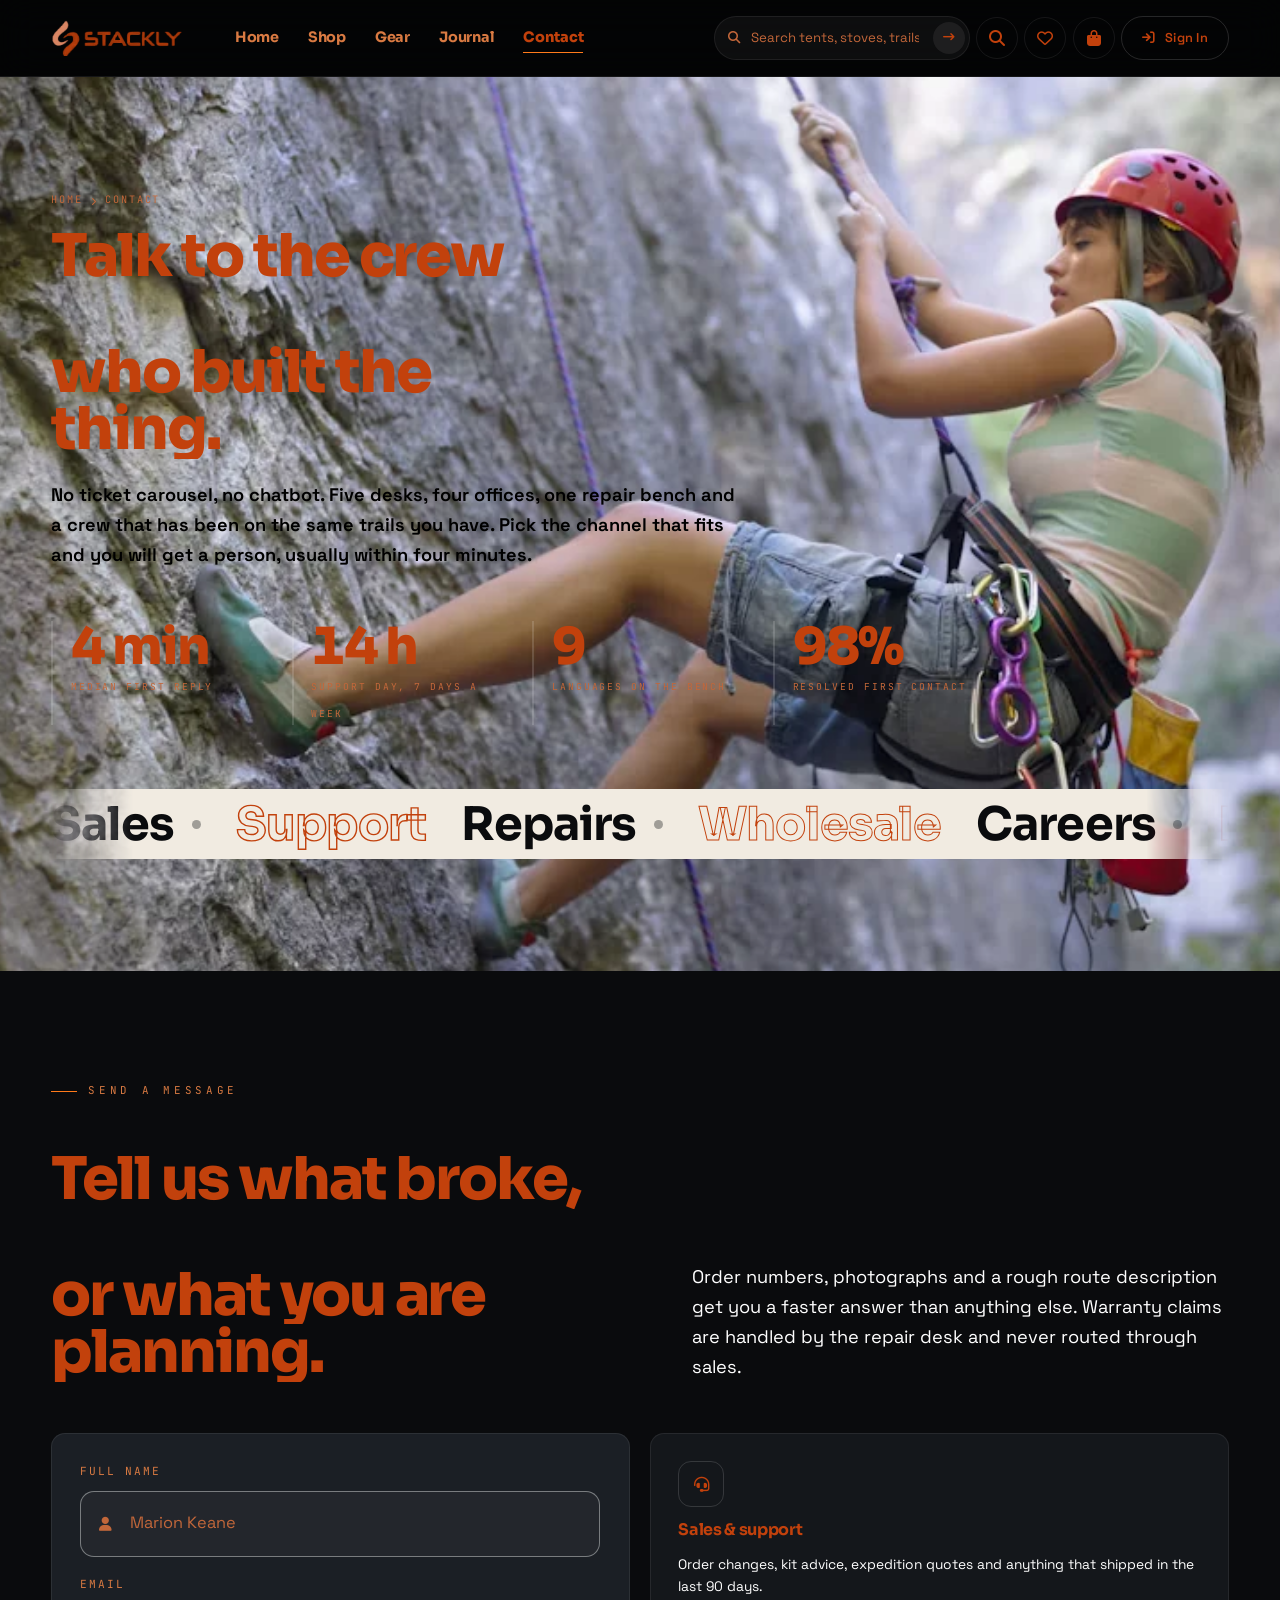
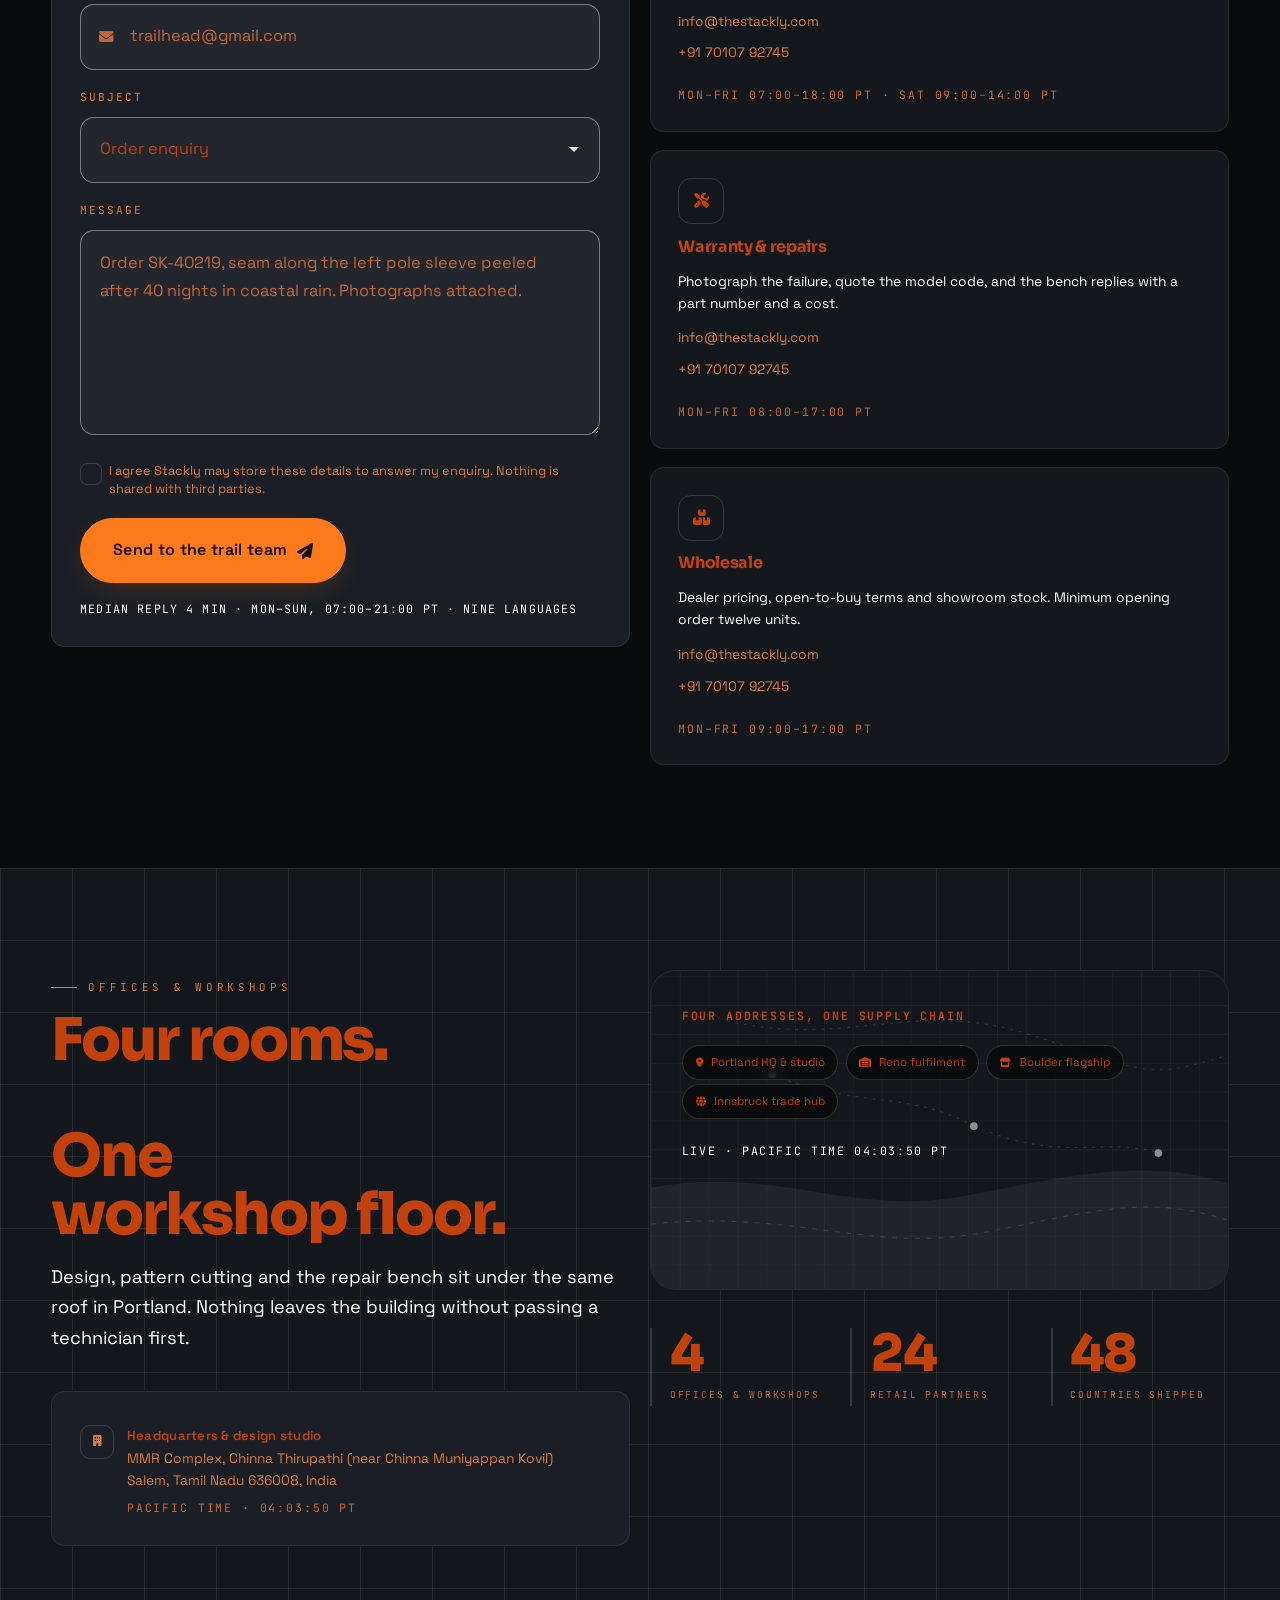
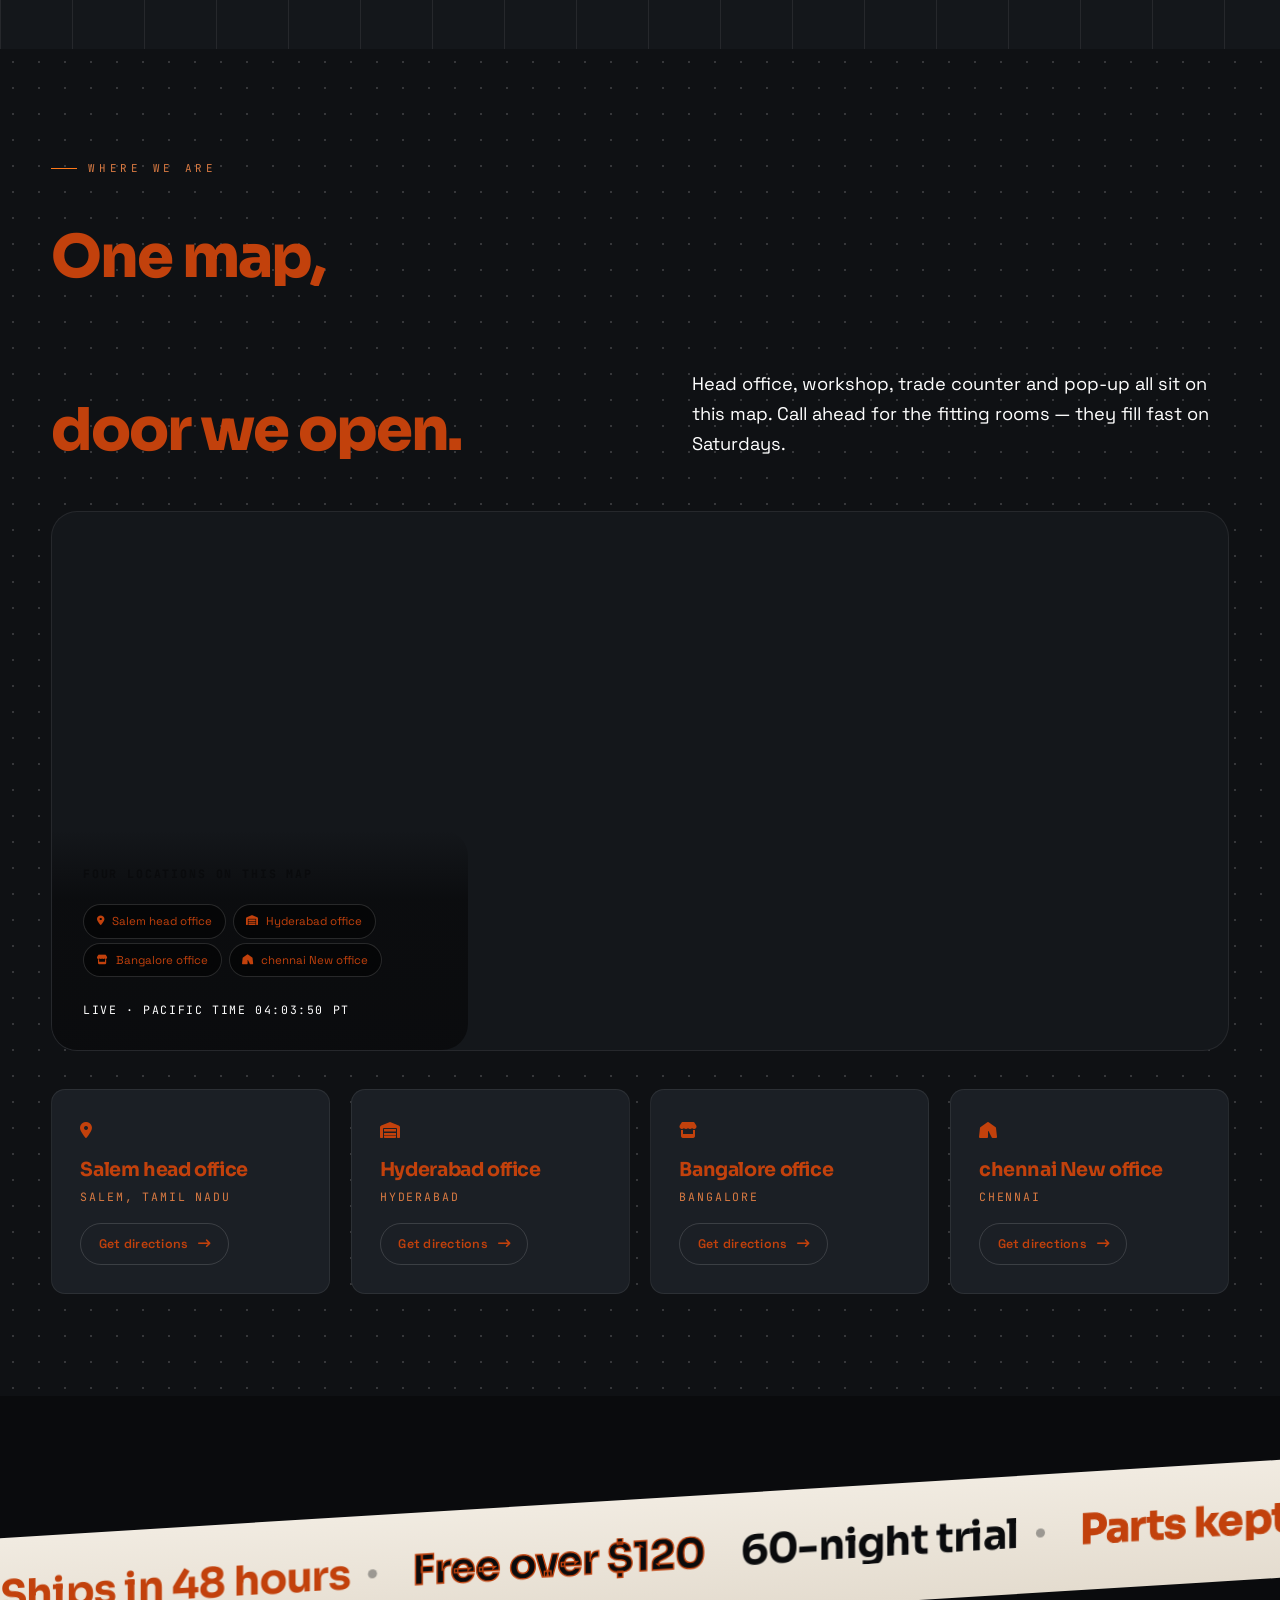
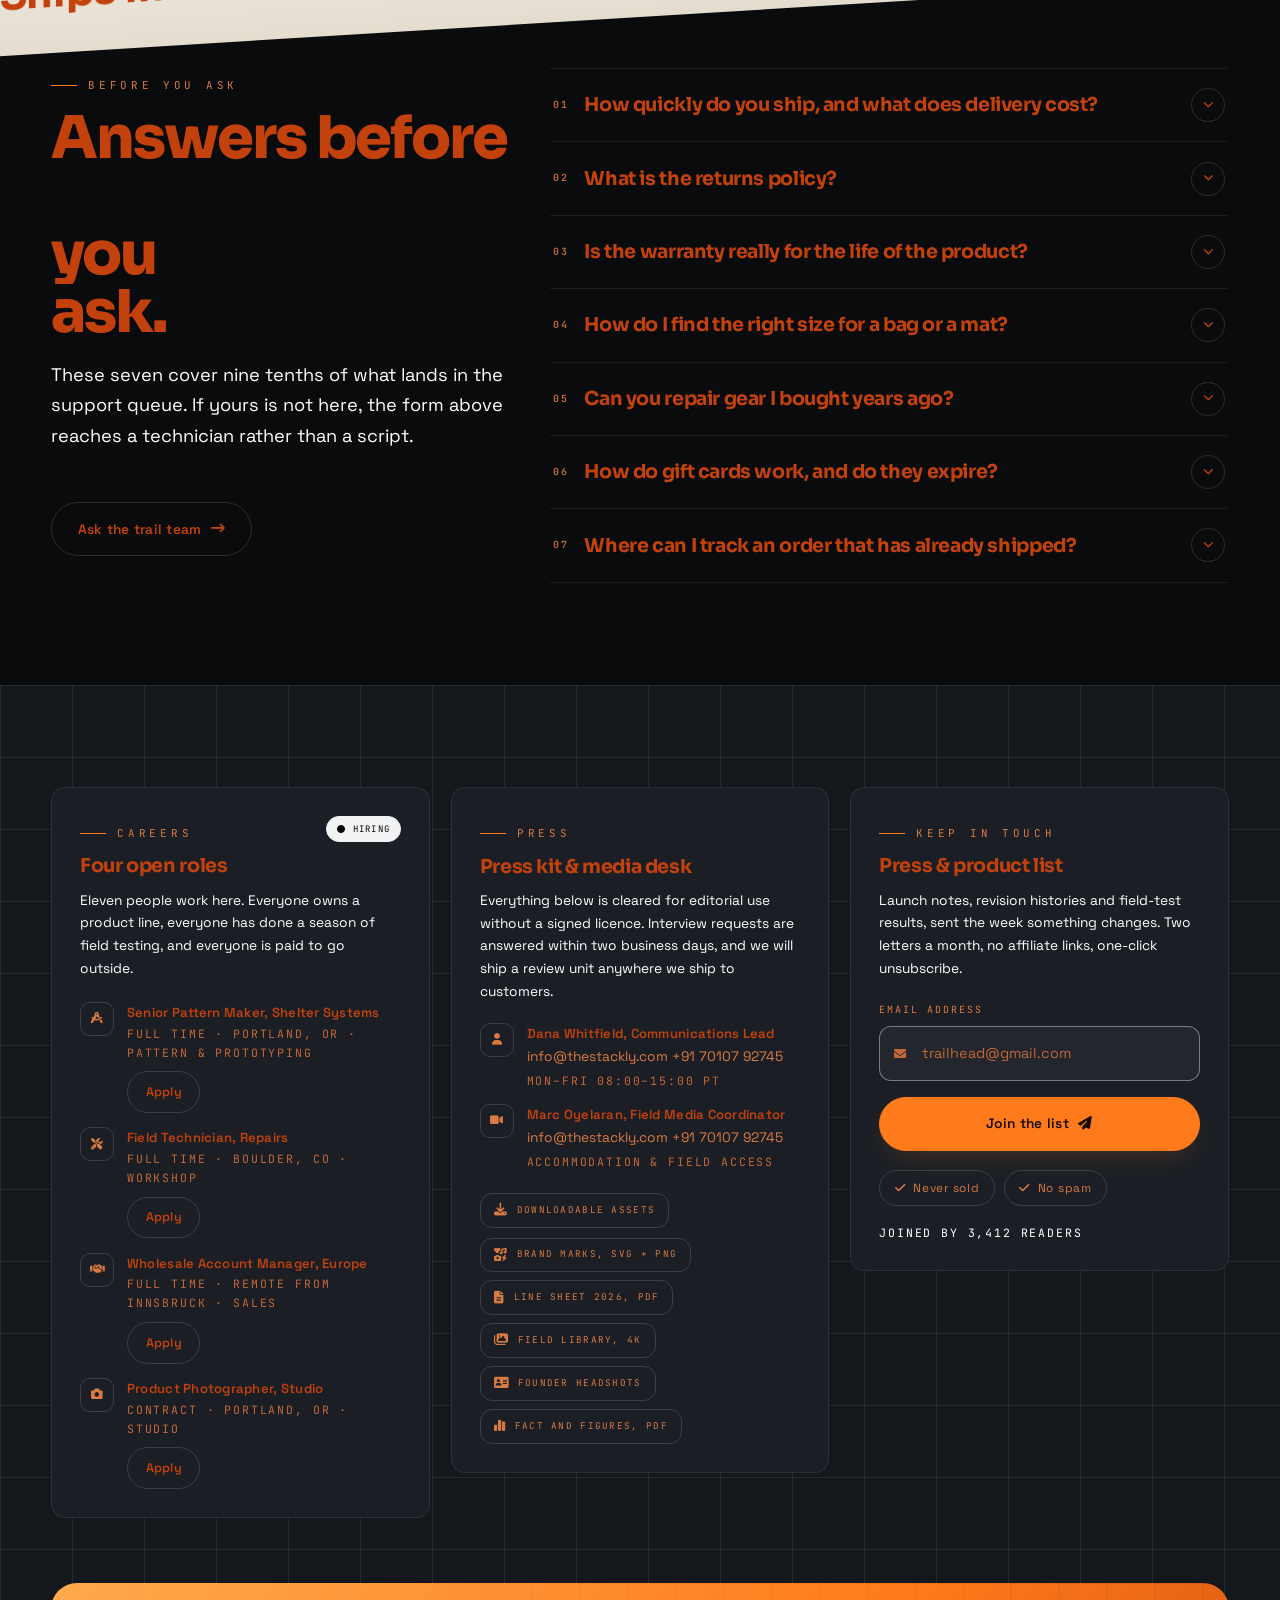
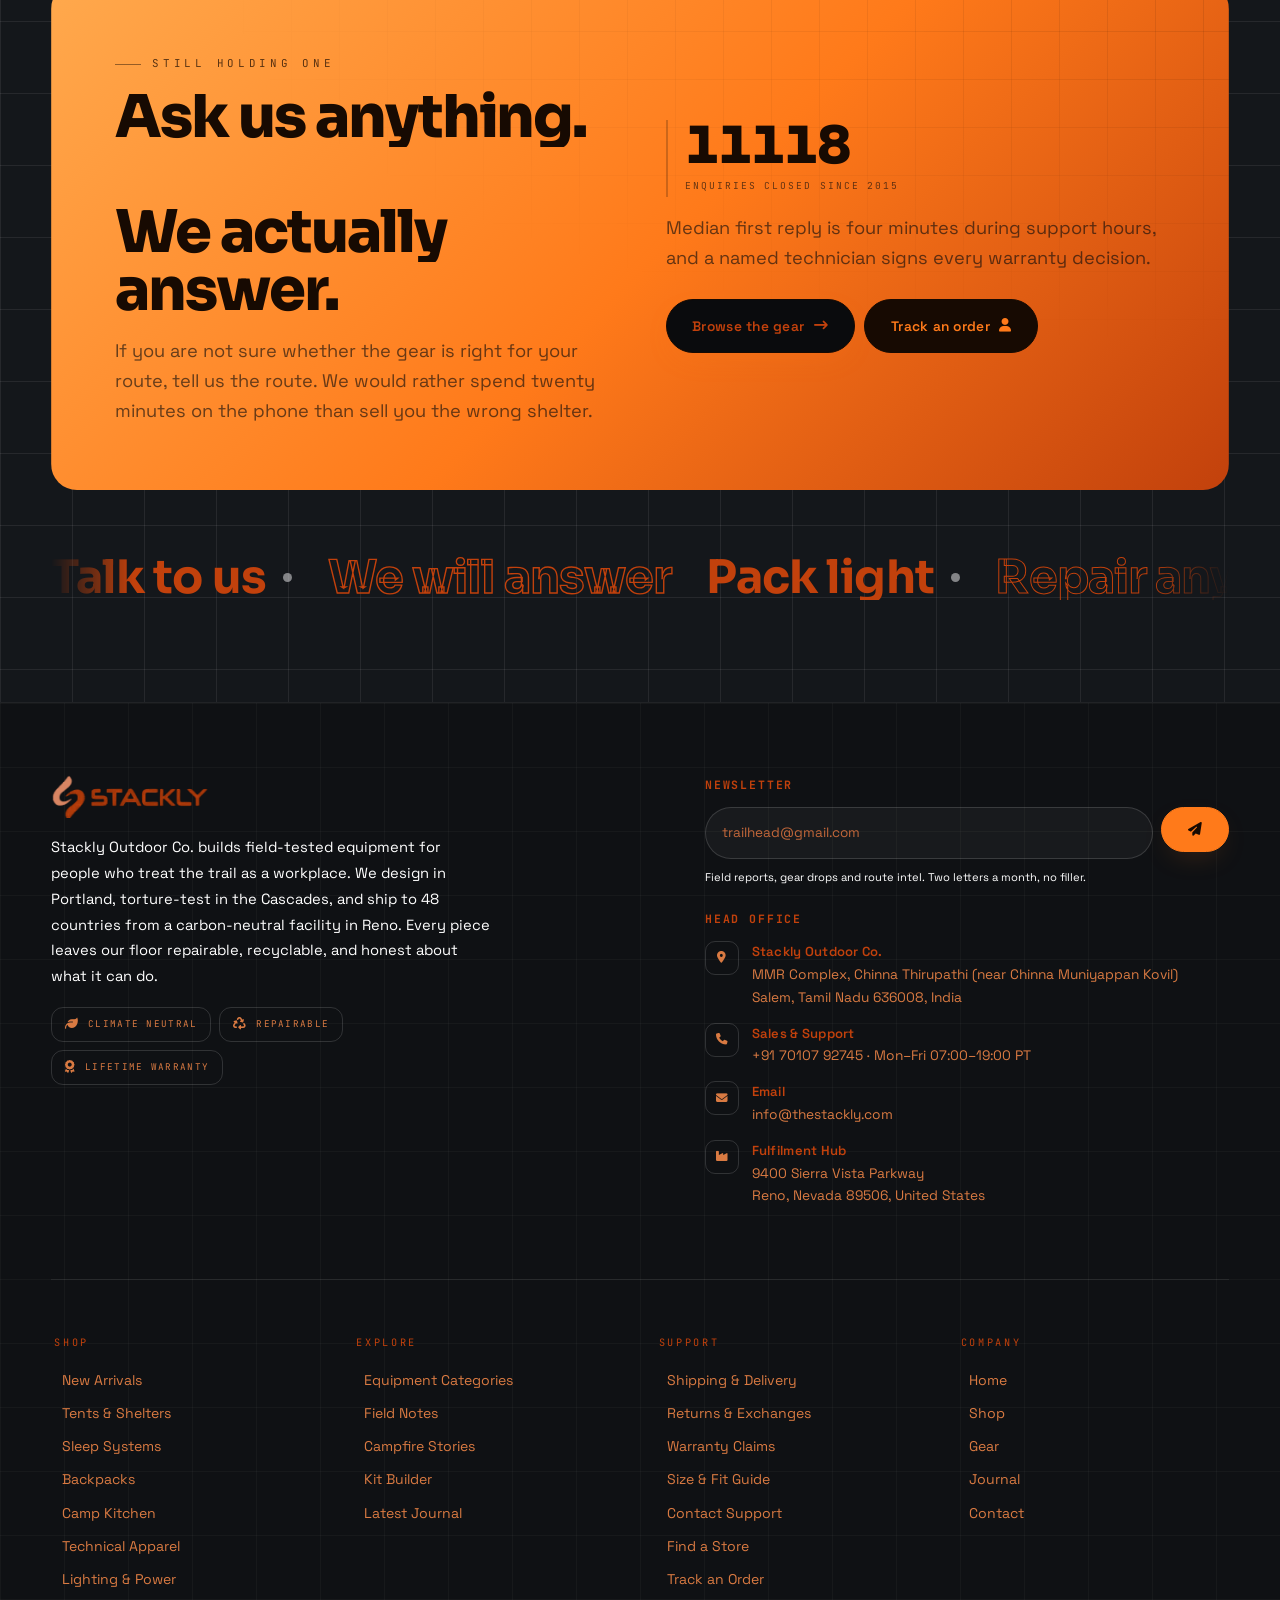
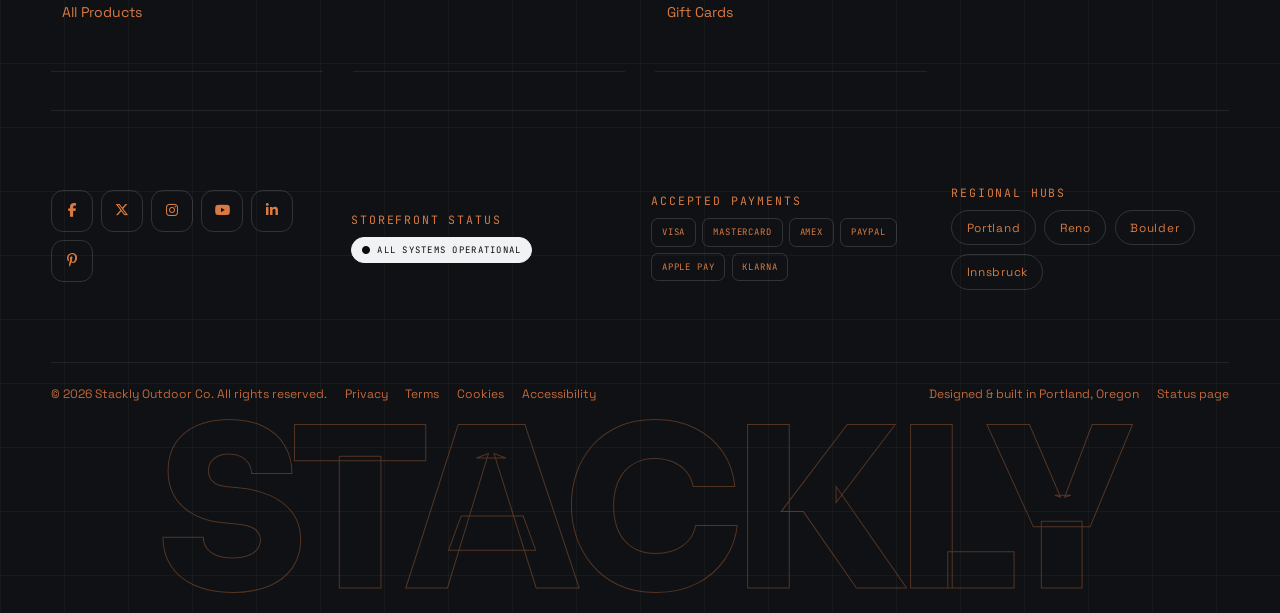
<file: contact.html>
<!DOCTYPE html>
<html lang="en">
<head>
<meta charset="UTF-8" />
<script>
/* run before first paint: never let the browser restore or animate a previous
   scroll position on a fresh load — the new page should just open at the top */
try { if ('scrollRestoration' in history) history.scrollRestoration = 'manual'; } catch (e) {}
document.documentElement.classList.add('no-smooth');
function __clearSmooth(){ setTimeout(function(){ document.documentElement.classList.remove('no-smooth'); }, 120); }
window.addEventListener('load', __clearSmooth);
window.addEventListener('pageshow', __clearSmooth);
</script>
<meta name="viewport" content="width=device-width, initial-scale=1, viewport-fit=cover" />
<meta name="theme-color" content="#000000" />
<title>Stackly — Contact, Support, Stores, Careers &amp; Press</title>
<meta name="description" content="Reach the Stackly trail team: support and warranty lines, wholesale enquiries, four offices on the map, open roles, press kit and answers to the questions we get every week." />
<link rel="preconnect" href="https://fonts.googleapis.com" />
<link rel="preconnect" href="https://fonts.gstatic.com" crossorigin />
<link href="https://fonts.googleapis.com/css2?family=Sora:wght@400;600;700;800&family=Space+Grotesk:wght@300;400;500;600;700&family=JetBrains+Mono:wght@400;500&display=swap" rel="stylesheet" />
<link rel="stylesheet" href="https://cdnjs.cloudflare.com/ajax/libs/font-awesome/6.5.2/css/all.min.css" />
<link rel="stylesheet" href="css/style.css" />
<link rel="icon" href="data:image/svg+xml,%3Csvg xmlns='http://www.w3.org/2000/svg' viewBox='0 0 32 32'%3E%3Crect width='32' height='32' rx='8' fill='%23000'/%3E%3Cpath d='M5 25 13 10l5 9M18 25l7-12 4 7' stroke='%23fff' stroke-width='2.4' fill='none' stroke-linecap='round'/%3E%3C/svg%3E" />
</head>
<body data-page="contact">

<div class="loader" id="loader" role="status" aria-label="Loading Stackly">
  <svg class="loader-ridge" viewBox="0 0 1440 400" preserveAspectRatio="none" aria-hidden="true">
    <path d="M0 400 L0 250 L170 120 L300 235 L430 96 L600 258 L760 150 L900 262 L1080 110 L1260 240 L1440 160 L1440 400 Z" fill="none" stroke="rgba(255,255,255,.16)" stroke-width="1.5"/>
    <path d="M0 400 L0 300 L140 190 L300 300 L450 170 L620 300 L780 210 L960 300 L1120 180 L1300 300 L1440 220 L1440 400 Z" fill="rgba(255,255,255,.04)" stroke="rgba(255,255,255,.08)" stroke-width="1"/>
  </svg>
  <div class="loader-inner">
    <div class="loader-mark">
      <svg viewBox="0 0 100 100" aria-hidden="true">
        <circle class="spin-ring" cx="50" cy="50" r="44" fill="none" stroke="rgba(255,255,255,.18)" stroke-width="1.5" stroke-dasharray="26 12"/>
        <circle class="pin-dot" cx="50" cy="50" r="3" fill="#fff"/>
        <g class="pin-pop">
          <path d="M50 30 L62 52 L50 47 L38 52 Z" fill="none" stroke="#fff" stroke-width="2.4" stroke-linejoin="round"/>
          <path d="M22 68 H78" stroke="#fff" stroke-width="2.4" stroke-linecap="round"/>
          <path d="M30 68 L40 52 M46 68 L52 57 M58 68 L64 56" stroke="rgba(255,255,255,.45)" stroke-width="1.6" stroke-linecap="round"/>
        </g>
      </svg>
    </div>
    <div class="loader-word"></div>
    <span class="loader-tag">Outdoor Equipment Co.</span>
    <div class="loader-bar"><i></i></div>
    <span class="loader-pct">LOADING <b>00</b> / 100</span>
    <p class="loader-tips" style="transition:opacity .26s"></p>
  </div>
</div>

<div id="layout-header"></div>

<main>

  <!-- ================= 1 · PAGE HERO — CONTACT ================= -->
  <section class="phero" id="top" aria-labelledby="contact-h">
    <div class="phero-bg">
      <img src="assets/contact_hero.webp" alt="Weathered trail shelter pitched on a scree bench above a cloud-filled valley" loading="lazy" data-parallax="0.05" style="position:absolute;top:-8%;left:0;width:100%;height:116%;object-fit:cover" />
    </div>

    <!-- mobile-only vertical department accent -->
    <div class="marquee vert hide-desk" style="position:absolute;z-index:1;right:calc(var(--pad) * .4);top:clamp(1.6rem,6vw,4rem);width:clamp(130px,34vw,220px);height:clamp(180px,40vh,300px);opacity:.45;pointer-events:none">
      <div class="marquee-track fwd" style="--mq-dur:26s">
        <span class="mq-item" style="font-size:1.2rem">Support</span>
        <span class="mq-item mq-outline thin" style="font-size:1.2rem">Repairs</span>
        <span class="mq-item" style="font-size:1.2rem">Press</span>
        <span class="mq-item mq-outline thin" style="font-size:1.2rem">Wholesale</span>
      </div>
    </div>

    <div class="wrap">
      <div class="crumbs">
        <a href="index.html">Home</a>
        <i class="fa-solid fa-chevron-right" aria-hidden="true"></i>
        <span>Contact</span>
      </div>

      <h1 class="d2" id="contact-h" data-split>Talk to the crew<br />who built the <span class="hl">thing.</span></h1>
      <p class="lead lead-b" style="margin-top:1.3rem;max-width:58ch">No ticket carousel, no chatbot. Five desks, four offices, one repair bench and a crew that has been on the same trails you have. Pick the channel that fits and you will get a person, usually within four minutes.</p>

      

      <div class="stat-grid" style="margin-top:clamp(2rem,4vw,3.2rem);max-width:940px">
        <div class="stat-item"><b class="tnum" data-count="4" data-suffix=" min">0</b><small>Median first reply</small></div>
        <div class="stat-item"><b class="tnum" data-count="14" data-suffix=" h">0</b><small>Support day, 7 days a week</small></div>
        <div class="stat-item"><b class="tnum" data-count="9">0</b><small>Languages on the bench</small></div>
        <div class="stat-item"><b class="tnum" data-count="98" data-suffix="%">0</b><small>Resolved first contact</small></div>
      </div>
    </div>

    <div style="position:relative;z-index:2;margin-top:clamp(2.4rem,5vw,4rem)">
      <div class="wrap">
        <div class="marquee" style="--mq-dur:42s">
          <div class="marquee-track fwd">
            <span class="mq-item">Sales<i class="mq-dot"></i></span>
            <span class="mq-item mq-outline">Support</span>
            <span class="mq-item">Repairs<i class="mq-dot"></i></span>
            <span class="mq-item mq-outline thin">Wholesale</span>
            <span class="mq-item">Careers<i class="mq-dot"></i></span>
            <span class="mq-item mq-outline">Press</span>
            <span class="mq-item">Field Trials<i class="mq-dot"></i></span>
            <span class="mq-item mq-outline thin">Accounts</span>
          </div>
        </div>
      </div>
    </div>
  </section>

  <!-- ================= 2 · CONTACT FORM + CHANNEL DESKS ================= -->
  <section class="sec" id="form" aria-labelledby="form-h">
    <div class="wrap">
      <div class="sec-head split">
        <div>
          <span class="eyebrow">Send A Message</span>
          <h2 class="d2 mt-l" id="form-h" data-split>Tell us what broke,<br />or what you are <span class="hl">planning.</span></h2>
        </div>
        <div>
          <p class="lead">Order numbers, photographs and a rough route description get you a faster answer than anything else. Warranty claims are handled by the repair desk and never routed through sales.</p>
        </div>
      </div>

      <div class="g g-12" style="align-items:start">
        <!-- ---------- form column ---------- -->
        <div class="c-6 move-l" data-reveal="left">
          <form class="spot spot-pad form-lg" data-validate novalidate aria-labelledby="form-h">
            <div class="field">
              <label for="cf-name">Full name</label>
              <div class="input-wrap">
                <i class="fa-solid fa-user lead-ic" aria-hidden="true"></i>
                <input type="text" id="cf-name" name="name" placeholder="Marion Keane" autocomplete="name" aria-describedby="cfNameErr" data-alpha-only required />
              </div>
              <span class="err-msg" id="cfNameErr" role="alert"><i class="fa-solid fa-circle-exclamation"></i> Please complete this field</span>
            </div>

            <div class="field">
              <label for="cf-email">Email</label>
              <div class="input-wrap">
                <i class="fa-solid fa-envelope lead-ic" aria-hidden="true"></i>
                <input type="email" id="cf-email" name="email" placeholder="trailhead@gmail.com" autocomplete="email" aria-describedby="cfEmailErr" data-gmail-only required />
              </div>
              <span class="err-msg" id="cfEmailErr" role="alert"><i class="fa-solid fa-circle-exclamation"></i> Please complete this field</span>
            </div>

            <div class="field">
              <label for="cf-subject">Subject</label>
              <select id="cf-subject" name="subject">
                <option>Order enquiry</option>
                <option>Product advice</option>
                <option>Warranty claim</option>
                <option>Returns</option>
                <option>Wholesale</option>
                <option>Careers</option>
                <option>Press</option>
                <option>Other</option>
              </select>
            </div>

            <div class="field">
              <label for="cf-message">Message</label>
              <textarea id="cf-message" name="message" rows="6" placeholder="Order SK-40219, seam along the left pole sleeve peeled after 40 nights in coastal rain. Photographs attached." required></textarea>
              <span class="err-msg"><i class="fa-solid fa-circle-exclamation"></i> Please complete this field</span>
            </div>

            <div class="field check-field" style="margin:.2rem 0 1.2rem">
              <label class="check" for="cf-consent">
                <input type="checkbox" id="cf-consent" name="consent" aria-describedby="cfConsentErr" required />
                <span class="box" aria-hidden="true"></span>
                <span>I agree Stackly may store these details to answer my enquiry. Nothing is shared with third parties.</span>
              </label>
              <span class="err-msg" id="cfConsentErr" role="alert"><i class="fa-solid fa-circle-exclamation"></i> Please agree to continue</span>
            </div>

            <button class="btn solid lg" type="submit" data-magnetic>Send to the trail team <i class="fa-solid fa-paper-plane fa-arrow"></i></button>
            <p class="mono" style="margin-top:1rem;letter-spacing:.1em">Median reply 4 min &middot; Mon&ndash;Sun, 07:00&ndash;21:00 PT &middot; Nine languages</p>
          </form>
        </div>

        <!-- ---------- channel desks column ---------- -->
        <div class="c-6 move-r" data-reveal="right" style="margin-inline-start:auto">
          <div class="desk-stack">
            <div class="ctc" style="margin-left:0">
              <span class="ic" aria-hidden="true"><i class="fa-solid fa-headset"></i></span>
              <b>Sales &amp; support</b>
              <p>Order changes, kit advice, expedition quotes and anything that shipped in the last 90 days.</p>
              <a href="mailto:info@thestackly.com">info@thestackly.com</a>
              <a href="tel:+917010792745">+91 70107 92745</a>
              <span class="mono" style="color:var(--mute-2)">Mon&ndash;Fri 07:00&ndash;18:00 PT &middot; Sat 09:00&ndash;14:00 PT</span>
            </div>

            <div class="ctc" style="margin-left:0">
              <span class="ic" aria-hidden="true"><i class="fa-solid fa-screwdriver-wrench"></i></span>
              <b>Warranty &amp; repairs</b>
              <p>Photograph the failure, quote the model code, and the bench replies with a part number and a cost.</p>
              <a href="mailto:info@thestackly.com">info@thestackly.com</a>
              <a href="tel:+917010792745">+91 70107 92745</a>
              <span class="mono" style="color:var(--mute-2)">Mon&ndash;Fri 08:00&ndash;17:00 PT</span>
            </div>

            <div class="ctc" style="margin-left:0">
              <span class="ic" aria-hidden="true"><i class="fa-solid fa-boxes-stacked"></i></span>
              <b>Wholesale</b>
              <p>Dealer pricing, open-to-buy terms and showroom stock. Minimum opening order twelve units.</p>
              <a href="mailto:info@thestackly.com">info@thestackly.com</a>
              <a href="tel:+917010792745">+91 70107 92745</a>
              <span class="mono" style="color:var(--mute-2)">Mon&ndash;Fri 09:00&ndash;17:00 PT</span>
            </div>

            
          </div>
        </div>
      </div>
    </div>
  </section>

  <!-- ================= 3 · OFFICES & ADDRESSES ================= -->
  <section class="sec bg-grid" id="offices" aria-labelledby="off-h">
    <div class="wrap">
      <div class="g g-12" style="align-items:start">
        <div class="c-6 move-l" data-reveal="left">
          <span class="eyebrow">Offices &amp; Workshops</span>
          <h2 class="d2" id="off-h" style="margin:1rem 0 1.2rem" data-split>Four rooms.<br />One <span class="hl">workshop floor.</span></h2>
          <p class="lead">Design, pattern cutting and the repair bench sit under the same roof in Portland. Nothing leaves the building without passing a technician first.</p>

          <div class="spot spot-pad" style="margin-top:clamp(1.6rem,3vw,2.4rem)">
            <div class="addr-list">
              <div class="addr-row">
                <span class="ic" aria-hidden="true"><i class="fa-solid fa-building"></i></span>
                <div>
                  <b>Headquarters &amp; design studio</b>
                  MMR Complex, Chinna Thirupathi (near Chinna Muniyappan Kovil)<br />Salem, Tamil Nadu 636008, India
                  <span class="mono" style="display:block;color:var(--mute-2);margin-top:.35rem">Pacific time &middot; <span data-clock>00:00:00 PT</span></span>
                </div>
              </div>
            </div>
          </div>
        </div>

        <div class="c-6 move-r" data-reveal="right" style="margin-inline-start:auto">
          <div class="loc">
            <svg viewBox="0 0 600 380" preserveAspectRatio="xMidYMid slice" aria-hidden="true">
              <defs>
                <pattern id="officeGrid" width="30" height="30" patternUnits="userSpaceOnUse">
                  <path d="M30 0H0v30" fill="none" stroke="rgba(255,255,255,.08)" stroke-width="1"/>
                </pattern>
              </defs>
              <rect width="600" height="380" fill="url(#officeGrid)"/>
              <path d="M0 250 C130 226 210 282 330 258 S520 220 600 246 L600 380 L0 380Z" fill="rgba(255,255,255,.05)"/>
              <path d="M0 288 C150 272 230 320 350 296 S520 258 600 284" fill="none" stroke="rgba(255,255,255,.12)" stroke-width="1.2" stroke-dasharray="5 7"/>
              <path d="M70 74 C200 108 270 52 392 90 S512 140 600 112" fill="none" stroke="rgba(255,255,255,.12)" stroke-width="1.2" stroke-dasharray="3 6"/>
              <path d="M126 132 C210 168 268 148 336 186" fill="none" stroke="rgba(255,255,255,.12)" stroke-width="1.2" stroke-dasharray="3 6"/>
              <path d="M336 186 C430 226 470 196 528 214" fill="none" stroke="rgba(255,255,255,.12)" stroke-width="1.2" stroke-dasharray="3 6"/>
              <circle cx="126" cy="132" r="4" fill="rgba(255,255,255,.5)"/>
              <circle cx="336" cy="186" r="4" fill="rgba(255,255,255,.5)"/>
              <circle cx="528" cy="214" r="4" fill="rgba(255,255,255,.5)"/>
            </svg>
            <div class="loc-pins">
              <b class="mono">Four addresses, one supply chain</b>
              <div style="margin-top:.8rem">
                <span class="loc-pill"><i class="fa-solid fa-location-dot"></i> Portland HQ &amp; studio</span>
                <span class="loc-pill"><i class="fa-solid fa-warehouse"></i> Reno fulfilment</span>
                <span class="loc-pill"><i class="fa-solid fa-store"></i> Boulder flagship</span>
                <span class="loc-pill"><i class="fa-solid fa-globe"></i> Innsbruck trade hub</span>
              </div>
              <p class="mono" style="margin-top:1.4rem;letter-spacing:.14em">Live &middot; Pacific time <span data-clock>00:00:00 PT</span></p>
            </div>
          </div>

          <div class="stat-grid" style="grid-template-columns:repeat(3,1fr);margin-top:clamp(1.6rem,3vw,2.4rem)">
            <div class="stat-item"><b class="tnum" data-count="4" data-suffix="">0</b><small>Offices &amp; workshops</small></div>
            <div class="stat-item"><b class="tnum" data-count="24" data-suffix="">0</b><small>Retail partners</small></div>
            <div class="stat-item"><b class="tnum" data-count="48" data-suffix="">0</b><small>Countries shipped</small></div>
          </div>
        </div>
      </div>
    </div>
  </section>

  <!-- ================= 4 · MAP ================= -->
  <section class="sec bg-dots" id="map" aria-labelledby="map-h">
    <div class="wrap">
      <div class="sec-head split">
        <div>
          <span class="eyebrow">Where We Are</span>
          <h2 class="d2 mt-l" id="map-h" data-split>One map,<br />every <span class="hl">door we open.</span></h2>
        </div>
        <div>
          <p class="lead">Head office, workshop, trade counter and pop-up all sit on this map. Call ahead for the fitting rooms &mdash; they fill fast on Saturdays.</p>
        </div>
      </div>

      <div class="loc loc-gmap">
        <iframe
          class="loc-frame"
          src="https://www.google.com/maps/embed?pb=!1m18!1m12!1m3!1d3907.1616098770783!2d78.17140487505539!3d11.682956588526356!2m3!1f0!2f0!3f0!3m2!1i1024!2i768!4f13.1!3m3!1m2!1s0x3babefef7fd970bb%3A0xe11aef1a71994f9!2sStackly!5e0!3m2!1sen!2sin!4v1791264392631!5m2!1sen!2sin"
          width="600"
          height="450"
          style="border:0;"
          allowfullscreen=""
          loading="lazy"
          referrerpolicy="strict-origin-when-cross-origin"
          title="Google Map showing the Stackly head office in Salem, Tamil Nadu"
        ></iframe>

        <div class="loc-pins">
          <b class="mono">Four locations on this map</b>
          <div style="margin-top:.8rem">
            <span class="loc-pill"><i class="fa-solid fa-location-dot"></i> Salem head office</span>
            <span class="loc-pill"><i class="fa-solid fa-warehouse"></i> Hyderabad office</span>
            <span class="loc-pill"><i class="fa-solid fa-store"></i> Bangalore office</span>
            <span class="loc-pill"><i class="fa-solid fa-tent"></i> chennai New office</span>
          </div>
          <p class="mono" style="margin-top:1.4rem;letter-spacing:.14em">Live &middot; Pacific time <span data-clock>00:00:00 PT</span></p>
        </div>
      </div>

      <div class="g g-4" style="margin-top:clamp(1.6rem,3vw,2.4rem)">
        <a class="spot spot-pad" href="#form" data-reveal="left">
          <span class="ic" aria-hidden="true"><i class="fa-solid fa-location-dot"></i></span>
          <b class="d4" style="display:block;margin-top:.9rem">Salem head office</b>
          <span class="mono dim" style="display:block;margin-top:.35rem">Salem, Tamil Nadu</span>
          <span class="btn sm" style="margin-top:1.1rem">Get directions <i class="fa-solid fa-arrow-right-long fa-arrow"></i></span>
        </a>
        <a class="spot spot-pad" href="#form" data-reveal="left">
          <span class="ic" aria-hidden="true"><i class="fa-solid fa-warehouse"></i></span>
          <b class="d4" style="display:block;margin-top:.9rem">Hyderabad office</b>
          <span class="mono dim" style="display:block;margin-top:.35rem">Hyderabad</span>
          <span class="btn sm" style="margin-top:1.1rem">Get directions <i class="fa-solid fa-arrow-right-long fa-arrow"></i></span>
        </a>
        <a class="spot spot-pad" href="#form" data-reveal="right">
          <span class="ic" aria-hidden="true"><i class="fa-solid fa-store"></i></span>
          <b class="d4" style="display:block;margin-top:.9rem">Bangalore office</b>
          <span class="mono dim" style="display:block;margin-top:.35rem">Bangalore</span>
          <span class="btn sm" style="margin-top:1.1rem">Get directions <i class="fa-solid fa-arrow-right-long fa-arrow"></i></span>
        </a>
        <a class="spot spot-pad" href="#form" data-reveal="right">
          <span class="ic" aria-hidden="true"><i class="fa-solid fa-tent"></i></span>
          <b class="d4" style="display:block;margin-top:.9rem">chennai New office</b>
          <span class="mono dim" style="display:block;margin-top:.35rem">chennai</span>
          <span class="btn sm" style="margin-top:1.1rem">Get directions <i class="fa-solid fa-arrow-right-long fa-arrow"></i></span>
        </a>
      </div>
    </div>
  </section>


  <!-- ================= 5 · FAQ ================= -->
  <section class="sec" id="faq" aria-labelledby="faq-h">
    <div class="mq-band skew" style="margin-top:0">
      <div class="marquee" style="--mq-dur:40s">
        <div class="marquee-track fwd">
          <span class="mq-item">Ships in 48 hours<i class="mq-dot"></i></span>
          <span class="mq-item mq-outline">Free over $120</span>
          <span class="mq-item">60-night trial<i class="mq-dot"></i></span>
          <span class="mq-item mq-outline thin">Parts kept forever</span>
          <span class="mq-item">Repairs by the bench<i class="mq-dot"></i></span>
          <span class="mq-item mq-outline">No restocking fee</span>
        </div>
      </div>
    </div>

    <div class="wrap" style="margin-top:clamp(2rem,4vw,3.4rem)">
      <div class="g g-12" style="align-items:start">
        <div class="c-5 move-l" data-reveal="left">
          <span class="eyebrow">Before You Ask</span>
          <h2 class="d2" id="faq-h" style="margin:1rem 0 1.2rem" data-split>Answers before<br />you <span class="hl">ask.</span></h2>
          <p class="lead">These seven cover nine tenths of what lands in the support queue. If yours is not here, the form above reaches a technician rather than a script.</p>
          <a class="btn mt-l" href="#form" data-magnetic>Ask the trail team <i class="fa-solid fa-arrow-right-long fa-arrow"></i></a>
        </div>

        <div class="c-7 move-r" data-reveal="right">
          <div class="acc">
            <div class="acc-item">
              <button class="acc-btn" type="button" aria-expanded="true"><span class="num">01</span> How quickly do you ship, and what does delivery cost? <span class="acc-ico"><i class="fa-solid fa-chevron-down"></i></span></button>
              <div class="acc-panel">
                <div class="acc-inner">
                  <p>Reno dispatches every order within 48 hours on weekdays. Standard is free above $120 in North America and Europe and $18 below that. Express is $24 and lands in two to three working days. Duties are calculated at checkout, so nothing is collected at your door.</p>
                  <ul>
                    <li><i class="fa-solid fa-check"></i> Carbon-neutral road and sea freight on every line</li>
                    <li><i class="fa-solid fa-check"></i> Tracked and insured from shelf to summit</li>
                  </ul>
                </div>
              </div>
            </div>

            <div class="acc-item">
              <button class="acc-btn" type="button" aria-expanded="false"><span class="num">02</span> What is the returns policy? <span class="acc-ico"><i class="fa-solid fa-chevron-down"></i></span></button>
              <div class="acc-panel">
                <div class="acc-inner">
                  <p>Sixty days, unused, in the original packaging, with no restocking fee. Send it back to Reno rather than the store and we email a prepaid label the moment the return is approved. Refunds land on the original payment method within five working days of the parcel being scanned.</p>
                </div>
              </div>
            </div>

            <div class="acc-item">
              <button class="acc-btn" type="button" aria-expanded="false"><span class="num">03</span> Is the warranty really for the life of the product? <span class="acc-ico"><i class="fa-solid fa-chevron-down"></i></span></button>
              <div class="acc-panel">
                <div class="acc-inner">
                  <p>On structural parts, yes: poles, frames, zips, buckles, hubs and seams. We cover manufacturing defects and normal wear for fifteen years and keep spare stock in the warehouse for exactly that reason. Cosmetic damage, third-party modifications and lost hardware are repaired at cost, never refused.</p>
                </div>
              </div>
            </div>

            <div class="acc-item">
              <button class="acc-btn" type="button" aria-expanded="false"><span class="num">04</span> How do I find the right size for a bag or a mat? <span class="acc-ico"><i class="fa-solid fa-chevron-down"></i></span></button>
              <div class="acc-panel">
                <div class="acc-inner">
                  <p>Tell us your height, the coldest temperature you expect and how you sleep, and we will cut a recommendation. The comfort rating we quote is the lowest temperature at which most people stay warm, not a survival figure. If you are between two sizes we will send the larger one and a liner, free.</p>
                </div>
              </div>
            </div>

            <div class="acc-item">
              <button class="acc-btn" type="button" aria-expanded="false"><span class="num">05</span> Can you repair gear I bought years ago? <span class="acc-ico"><i class="fa-solid fa-chevron-down"></i></span></button>
              <div class="acc-panel">
                <div class="acc-inner">
                  <p>Yes, including models retired more than a decade ago. Every part we have ever made is in the parts catalogue, owners get a permanent twenty per cent discount, and the door pocket of any Stackly shelter already contains the patch kit and pole sections needed for ninety per cent of field failures.</p>
                </div>
              </div>
            </div>

            <div class="acc-item">
              <button class="acc-btn" type="button" aria-expanded="false"><span class="num">06</span> How do gift cards work, and do they expire? <span class="acc-ico"><i class="fa-solid fa-chevron-down"></i></span></button>
              <div class="acc-panel">
                <div class="acc-inner">
                  <p>Digital cards from $25 to $500 arrive by email within fifteen minutes and never expire. They work online, in the Boulder fitting room and at any of our six stores. Partial balances are refunded to the original card if the card is lost, which we will confirm from the order email.</p>
                </div>
              </div>
            </div>

            <div class="acc-item">
              <button class="acc-btn" type="button" aria-expanded="false"><span class="num">07</span> Where can I track an order that has already shipped? <span class="acc-ico"><i class="fa-solid fa-chevron-down"></i></span></button>
              <div class="acc-panel">
                <div class="acc-inner">
                  <p>Open your account and the tracking link is on the order itself, updated at every carrier scan. If a parcel stalls for more than two working days, the support desk contacts the carrier for you rather than asking you to chase it. Parcels held at a depot beyond five days are re-dispatched at no cost.</p>
                </div>
              </div>
            </div>
          </div>
        </div>
      </div>
    </div>
  </section>

  <!-- ================= 6 · CAREERS, PRESS & CLOSING ================= -->
  <section class="sec bg-grid" id="careers" aria-labelledby="careers-h">
    <div class="wrap">
      <div class="g g-3" style="align-items:start">
        <!-- careers -->
        <article class="spot spot-pad move-l" id="careers-roles" data-reveal="left">
          <div style="display:flex;align-items:flex-start;justify-content:space-between;gap:1rem">
            <div>
              <span class="eyebrow">Careers</span>
              <h2 class="d4" style="margin-top:.8rem" id="careers-h">Four open roles</h2>
            </div>
            <span class="pill ok"><i class="fa-solid fa-circle"></i> Hiring</span>
          </div>
          <p class="dim" style="font-size:.86rem;margin-top:.7rem">Eleven people work here. Everyone owns a product line, everyone has done a season of field testing, and everyone is paid to go outside.</p>

          <div class="addr-list" style="margin-top:1.4rem">
            <div class="addr-row">
              <span class="ic" aria-hidden="true"><i class="fa-solid fa-drafting-compass"></i></span>
              <div style="flex:1 1 auto">
                <b>Senior Pattern Maker, Shelter Systems</b>
                <span class="mono" style="display:block;color:var(--mute-2);margin-bottom:.6rem">Full time &middot; Portland, OR &middot; Pattern &amp; prototyping</span>
                <a class="btn sm" href="#form">Apply</a>
              </div>
            </div>
            <div class="addr-row">
              <span class="ic" aria-hidden="true"><i class="fa-solid fa-screwdriver-wrench"></i></span>
              <div style="flex:1 1 auto">
                <b>Field Technician, Repairs</b>
                <span class="mono" style="display:block;color:var(--mute-2);margin-bottom:.6rem">Full time &middot; Boulder, CO &middot; Workshop</span>
                <a class="btn sm" href="#form">Apply</a>
              </div>
            </div>
            <div class="addr-row">
              <span class="ic" aria-hidden="true"><i class="fa-solid fa-handshake"></i></span>
              <div style="flex:1 1 auto">
                <b>Wholesale Account Manager, Europe</b>
                <span class="mono" style="display:block;color:var(--mute-2);margin-bottom:.6rem">Full time &middot; Remote from Innsbruck &middot; Sales</span>
                <a class="btn sm" href="#form">Apply</a>
              </div>
            </div>
            <div class="addr-row">
              <span class="ic" aria-hidden="true"><i class="fa-solid fa-camera"></i></span>
              <div style="flex:1 1 auto">
                <b>Product Photographer, Studio</b>
                <span class="mono" style="display:block;color:var(--mute-2);margin-bottom:.6rem">Contract &middot; Portland, OR &middot; Studio</span>
                <a class="btn sm" href="#form">Apply</a>
              </div>
            </div>
          </div>
        </article>

        <!-- press -->
        <article class="spot spot-pad" id="press" data-reveal>
          <span class="eyebrow">Press</span>
          <h2 class="d4" style="margin:.8rem 0 .7rem">Press kit &amp; media desk</h2>
          <p class="dim" style="font-size:.86rem">Everything below is cleared for editorial use without a signed licence. Interview requests are answered within two business days, and we will ship a review unit anywhere we ship to customers.</p>

          <div class="addr-list" style="margin-top:1.3rem">
            <div class="addr-row">
              <span class="ic" aria-hidden="true"><i class="fa-solid fa-user"></i></span>
              <div>
                <b>Dana Whitfield, Communications Lead</b>
                <a href="mailto:info@thestackly.com">info@thestackly.com</a>
                <a href="tel:+917010792745">+91 70107 92745</a>
                <span class="mono" style="display:block;color:var(--mute-2);margin-top:.2rem">Mon&ndash;Fri 08:00&ndash;15:00 PT</span>
              </div>
            </div>
            <div class="addr-row">
              <span class="ic" aria-hidden="true"><i class="fa-solid fa-video"></i></span>
              <div>
                <b>Marc Oyelaran, Field Media Coordinator</b>
                <a href="mailto:info@thestackly.com">info@thestackly.com</a>
                <a href="tel:+917010792745">+91 70107 92745</a>
                <span class="mono" style="display:block;color:var(--mute-2);margin-top:.2rem">Accommodation &amp; field access</span>
              </div>
            </div>
          </div>

          <div class="fbadge" style="margin-top:1.4rem;display:inline-flex"><i class="fa-solid fa-download"></i> Downloadable assets</div>
          <div class="footer-badges" style="margin-top:.6rem">
            <a class="fbadge" href="#press"><i class="fa-solid fa-icons"></i> Brand marks, SVG + PNG</a>
            <a class="fbadge" href="#press"><i class="fa-solid fa-file-lines"></i> Line sheet 2026, PDF</a>
            <a class="fbadge" href="#press"><i class="fa-solid fa-images"></i> Field library, 4K</a>
            <a class="fbadge" href="#press"><i class="fa-solid fa-address-card"></i> Founder headshots</a>
            <a class="fbadge" href="#press"><i class="fa-solid fa-chart-simple"></i> Fact and figures, PDF</a>
          </div>
        </article>

        <!-- newsletter -->
        <article class="spot spot-pad move-r" data-reveal="right">
          <span class="eyebrow">Keep In Touch</span>
          <h2 class="d4" style="margin:.8rem 0 .7rem">Press &amp; product list</h2>
          <p class="dim" style="font-size:.86rem">Launch notes, revision histories and field-test results, sent the week something changes. Two letters a month, no affiliate links, one-click unsubscribe.</p>

<form data-nl data-validate novalidate style="margin-top:1.4rem">
<div class="field">
  <label for="pl-email">Email address</label>
  <div class="input-wrap">
  <i class="fa-solid fa-envelope lead-ic" aria-hidden="true"></i>
  <input type="email" id="pl-email" name="email" placeholder="trailhead@gmail.com" autocomplete="email" aria-describedby="plNlErr" required />
  </div>
  <span class="err-msg" id="plNlErr" role="alert"><i class="fa-solid fa-circle-exclamation"></i> Only Gmail addresses are allowed</span>
</div>
            <button class="btn solid block" type="submit" data-magnetic>Join the list <i class="fa-solid fa-paper-plane fa-arrow"></i></button>
          </form>

          <div class="chip-row" style="margin-top:1.2rem">
            <span class="chip"><i class="fa-solid fa-check"></i> Never sold</span>
            <span class="chip"><i class="fa-solid fa-check"></i> No spam</span>
          </div>
          <p class="mono" style="margin-top:1.1rem">Joined by 3,412 readers</p>
        </article>
      </div>

      <!-- closing CTA -->
      <div class="cta-box" style="margin-top:clamp(2.4rem,5vw,4rem)" data-reveal="scale">
        <div style="display:grid;gap:clamp(1.6rem,4vw,3.4rem);align-items:center;grid-template-columns:repeat(auto-fit,minmax(280px,1fr))">
          <div>
            <span class="eyebrow inv">Still Holding One</span>
            <h2 class="d2" style="margin:1rem 0 1rem" data-split>Ask us anything.<br />We actually <span class="hl dark">answer.</span></h2>
            <p class="lead inv">If you are not sure whether the gear is right for your route, tell us the route. We would rather spend twenty minutes on the phone than sell you the wrong shelter.</p>
          </div>
          <div>
            <div class="stat-item" style="border-color:rgba(0,0,0,.2)">
              <b class="tnum" data-count="12480" data-suffix="">0</b>
              <small style="color:var(--mute-dark)">Enquiries closed since 2015</small>
            </div>
            <p class="lead inv" style="margin-top:1rem">Median first reply is four minutes during support hours, and a named technician signs every warranty decision.</p>
            <div style="display:flex;flex-wrap:wrap;gap:.6rem;margin-top:1.6rem">
              <a class="btn dark solid" href="shop.html" data-magnetic>Browse the gear <i class="fa-solid fa-arrow-right-long fa-arrow"></i></a>
              <a class="btn dark" href="signin.html?tab=signin">Track an order <i class="fa-solid fa-user"></i></a>
            </div>
          </div>
        </div>
      </div>
    </div>

    <div style="position:relative;z-index:2;margin-top:clamp(2.4rem,5vw,4rem)">
      <div class="wrap">
        <div class="marquee" style="--mq-dur:46s">
          <div class="marquee-track rev">
            <span class="mq-item">Talk to us<i class="mq-dot"></i></span>
            <span class="mq-item mq-outline">We will answer</span>
            <span class="mq-item">Pack light<i class="mq-dot"></i></span>
            <span class="mq-item mq-outline thin">Repair anything</span>
            <span class="mq-item">Leave no trace<i class="mq-dot"></i></span>
            <span class="mq-item mq-outline">Four minutes median</span>
          </div>
        </div>
      </div>
    </div>
  </section>

</main>

<div id="layout-footer"></div>

<script src="js/layout.js"></script>
<script src="js/main.js"></script>
</body>
</html>
</file>
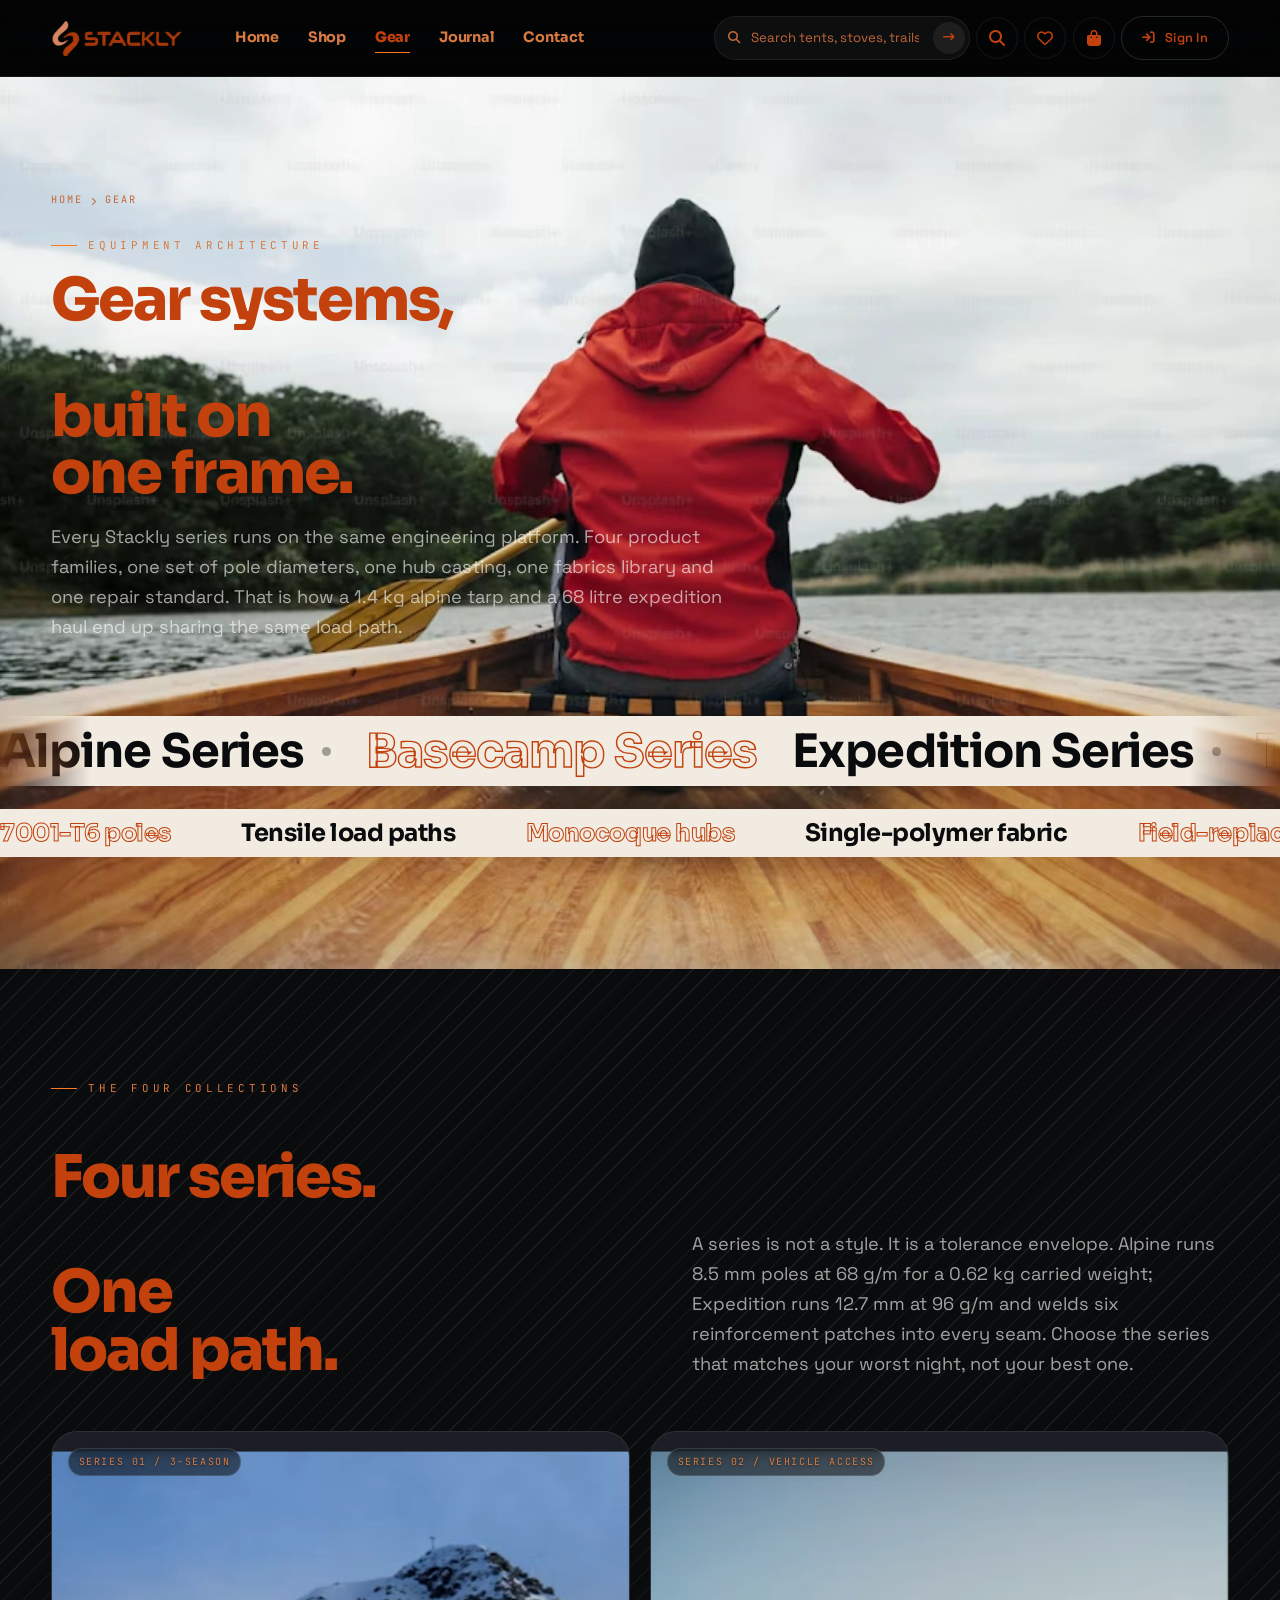
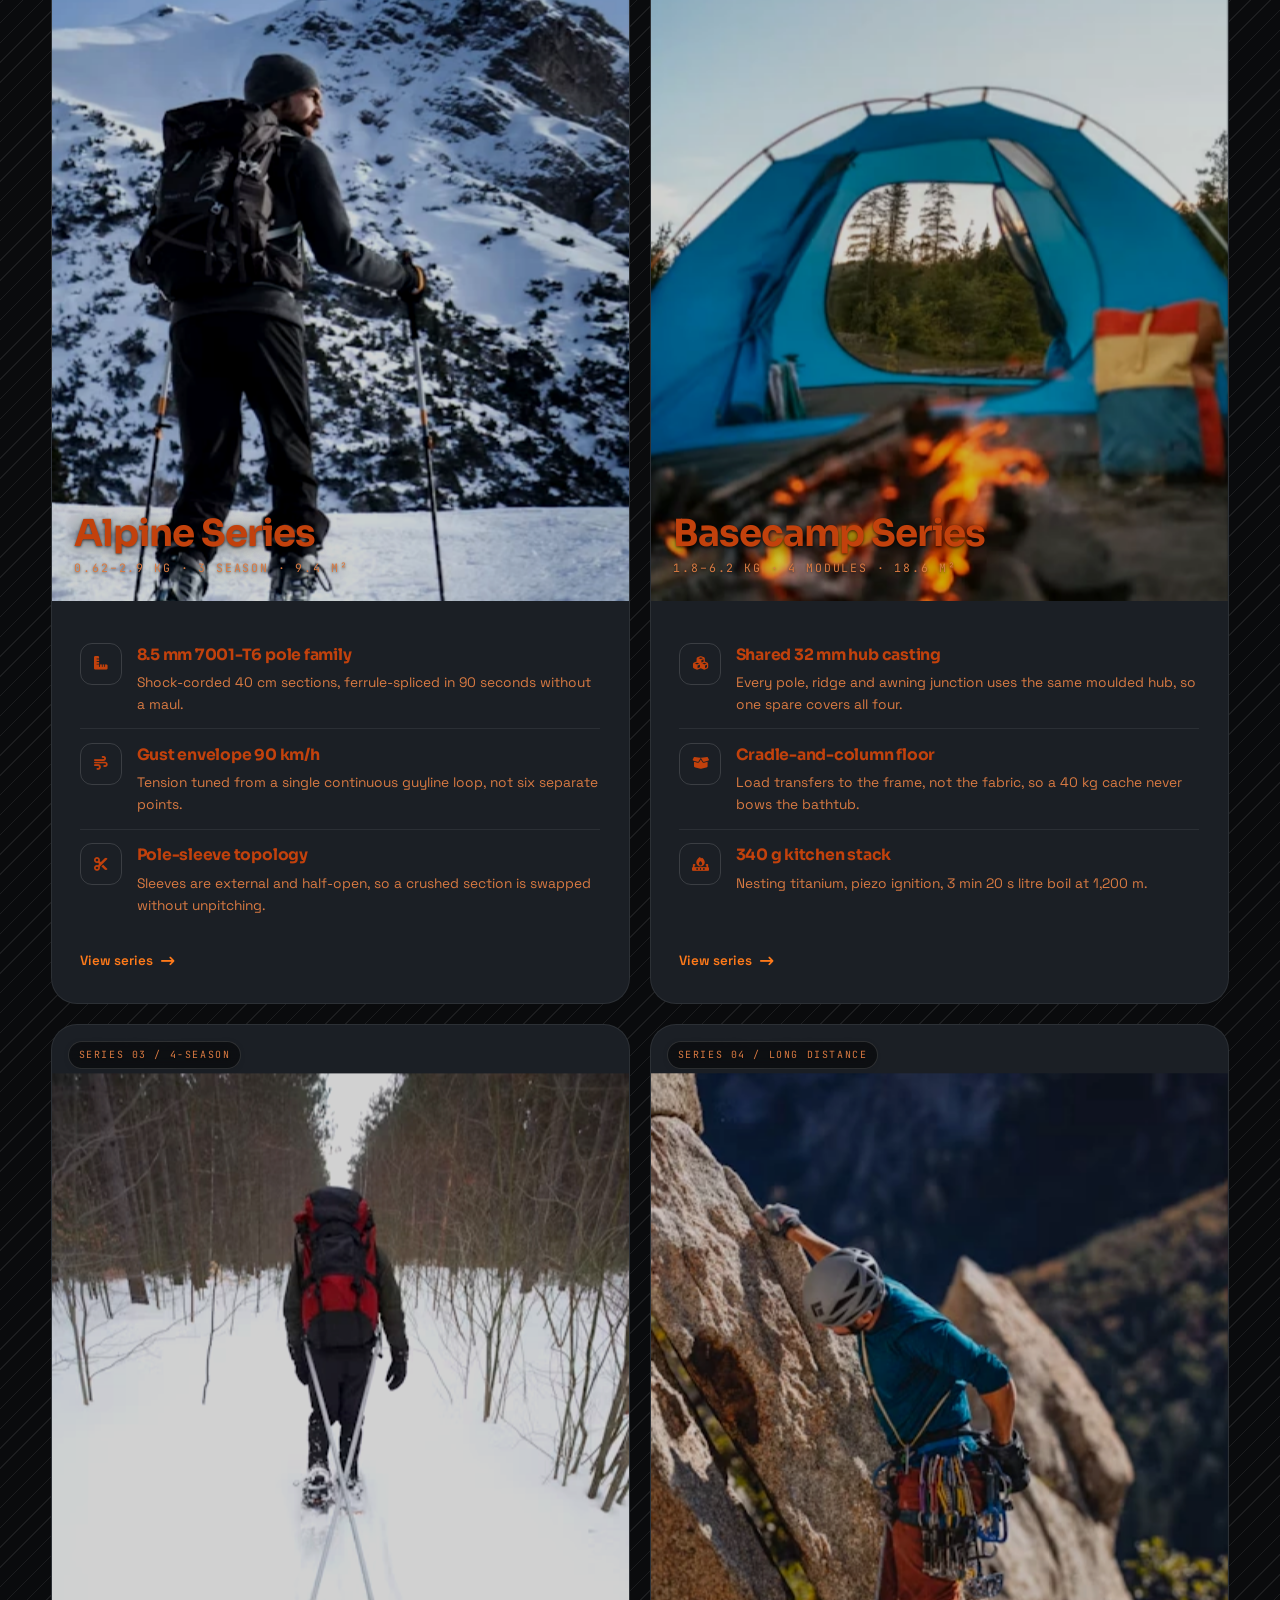
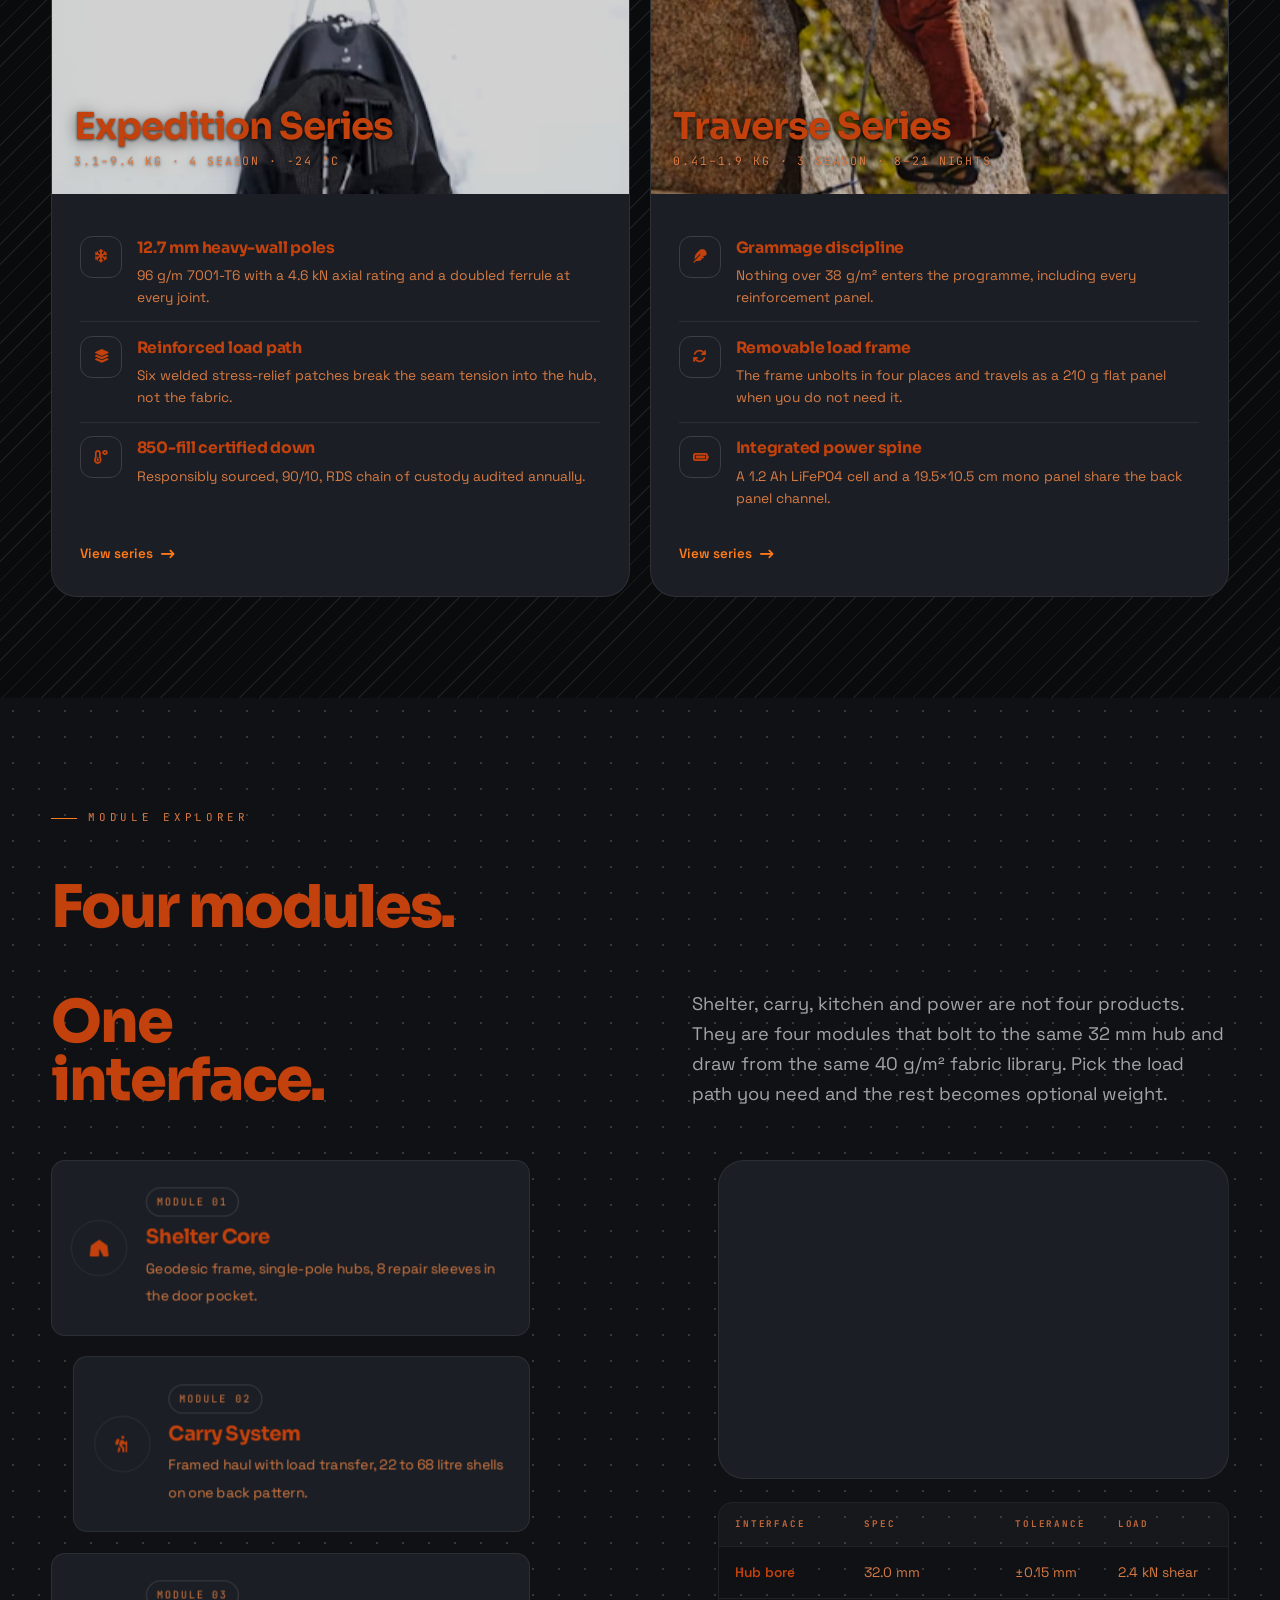
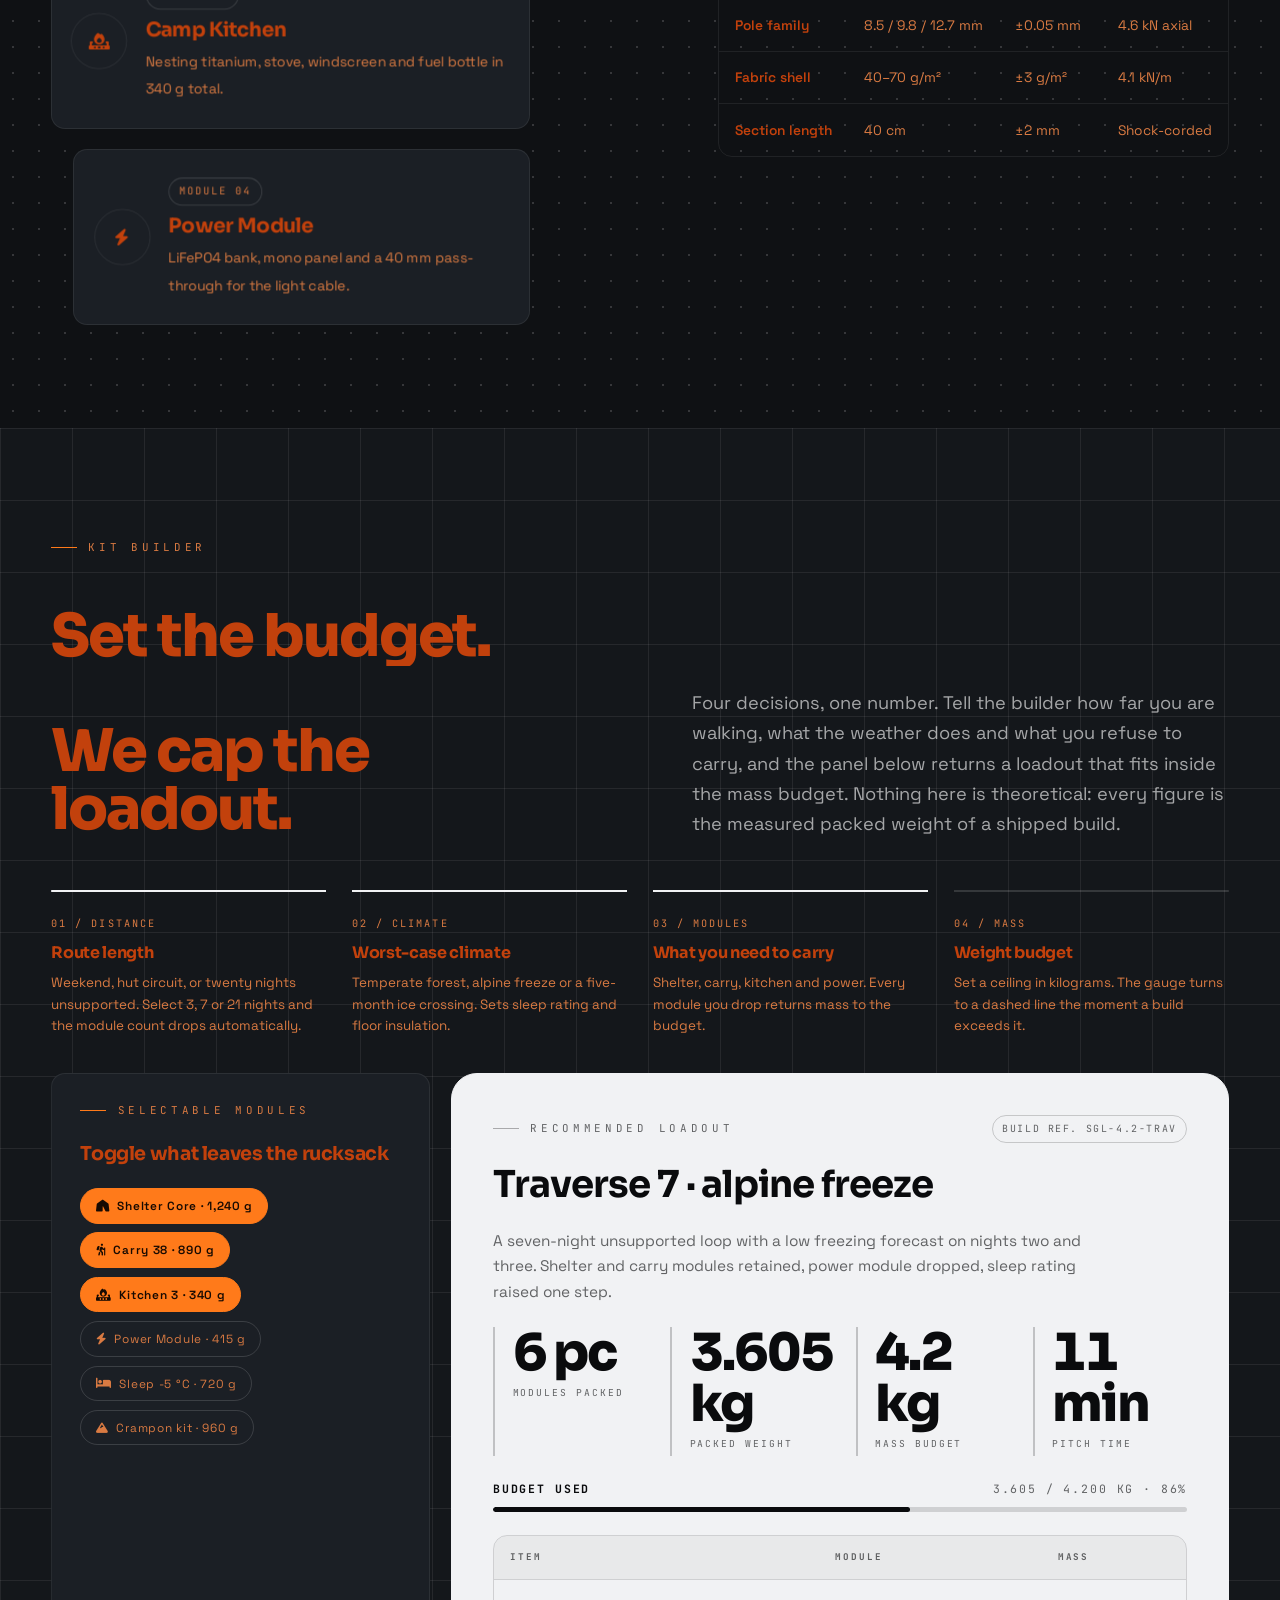
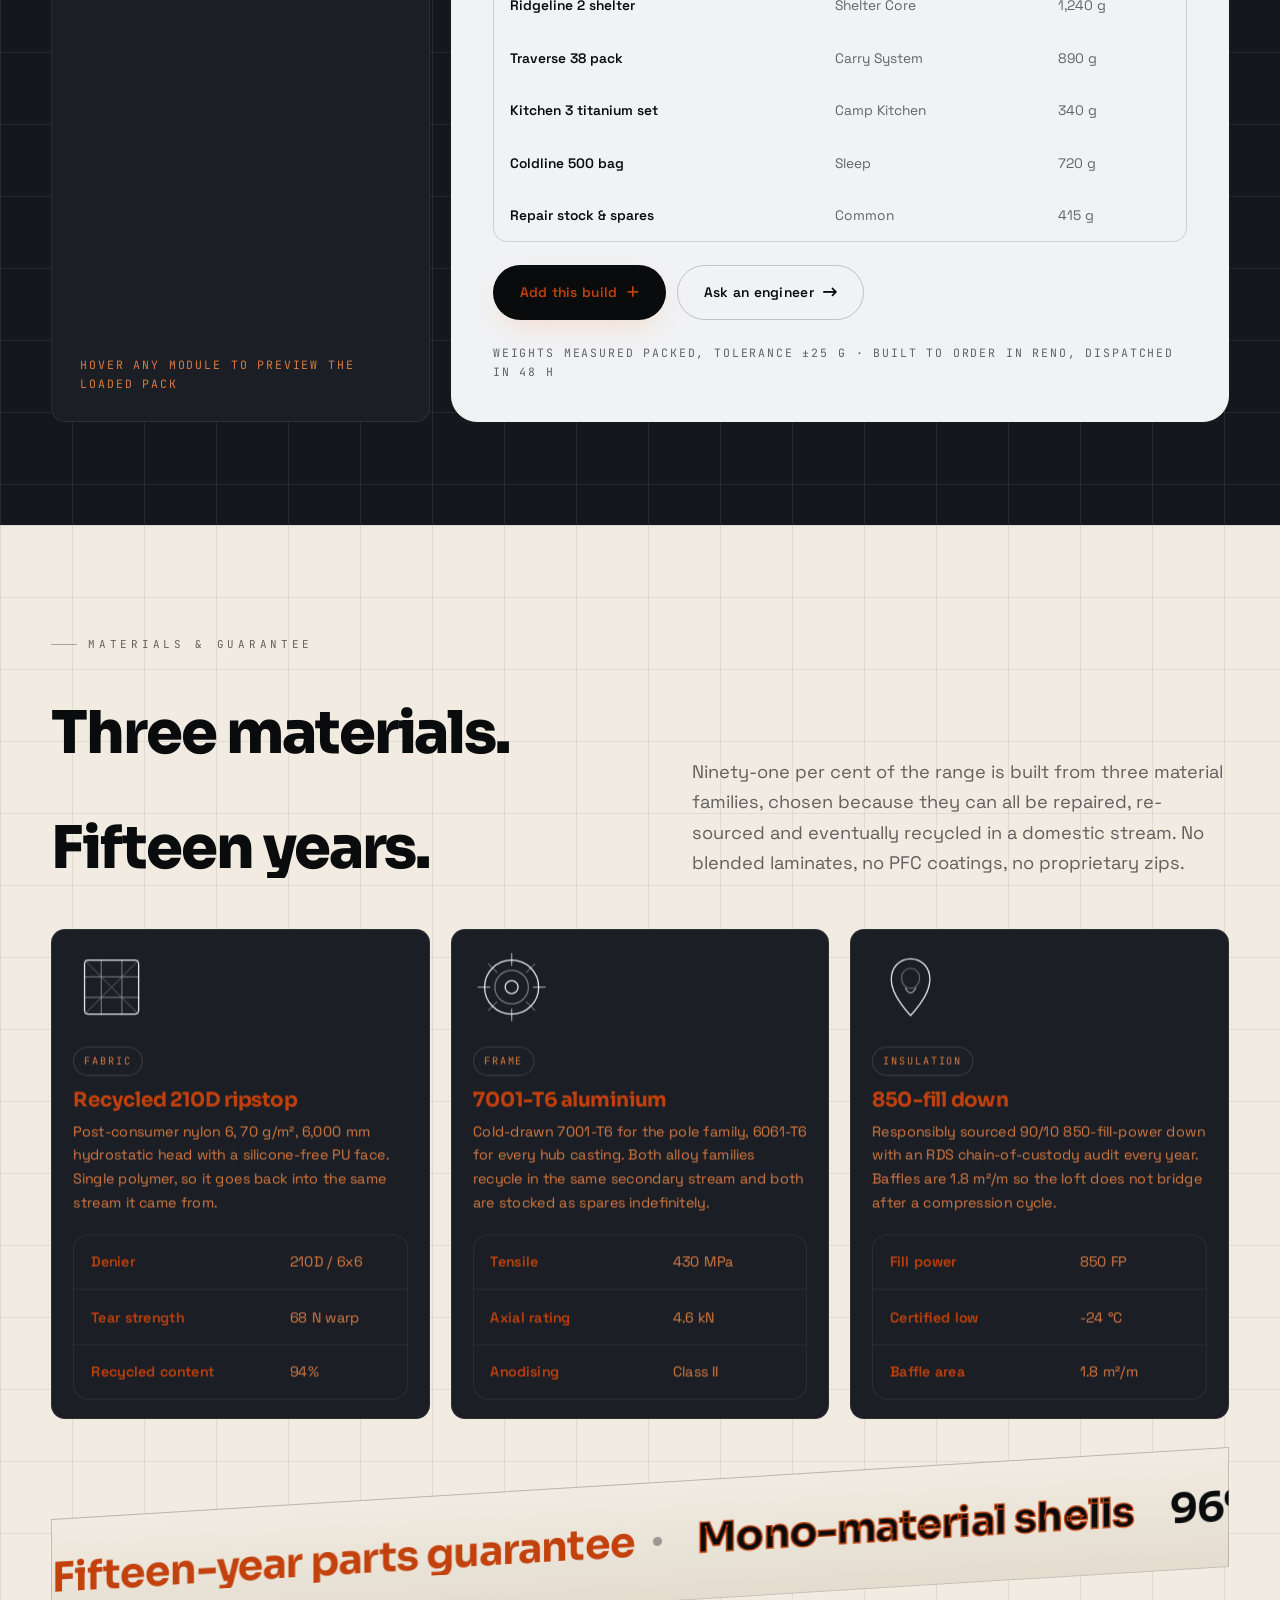
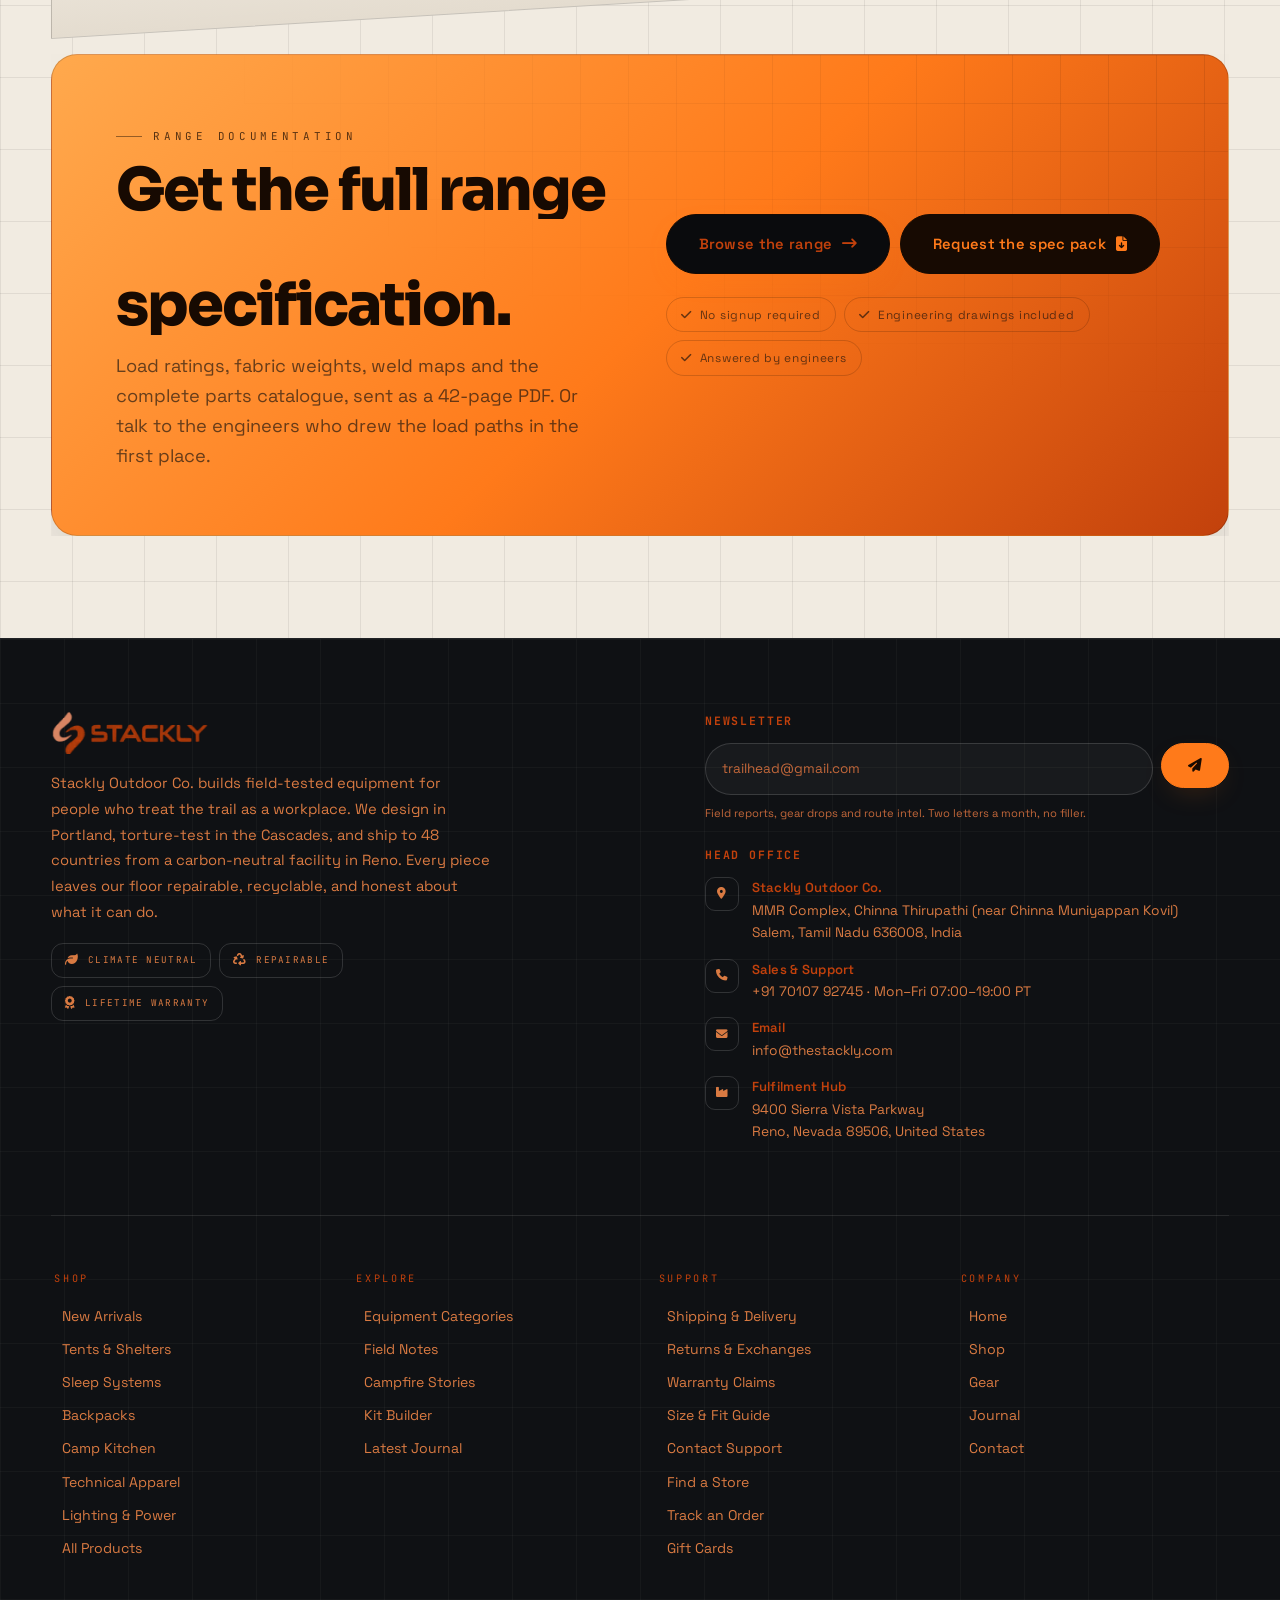
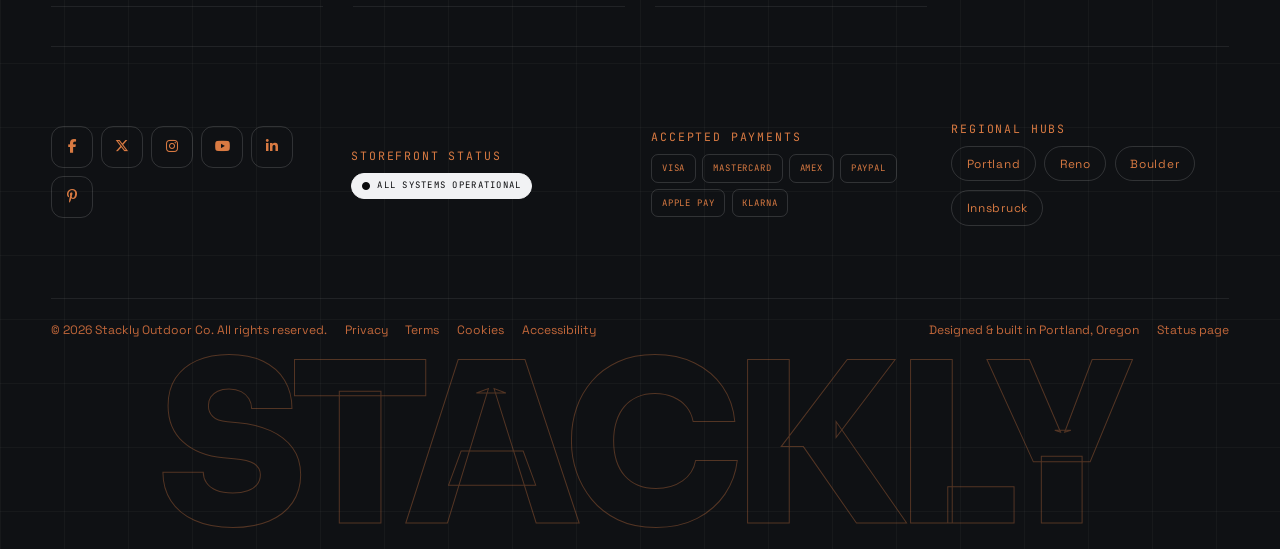
<file: gear.html>
<!DOCTYPE html>
<html lang="en">
<head>
<meta charset="UTF-8" />
<script>
/* run before first paint: never let the browser restore or animate a previous
   scroll position on a fresh load — the new page should just open at the top */
try { if ('scrollRestoration' in history) history.scrollRestoration = 'manual'; } catch (e) {}
document.documentElement.classList.add('no-smooth');
function __clearSmooth(){ setTimeout(function(){ document.documentElement.classList.remove('no-smooth'); }, 120); }
window.addEventListener('load', __clearSmooth);
window.addEventListener('pageshow', __clearSmooth);
</script>
<meta name="viewport" content="width=device-width, initial-scale=1, viewport-fit=cover" />
<meta name="theme-color" content="#000000" />
<title>Gear Systems — Stackly Equipment Architecture, Load Paths &amp; Materials</title>
<meta name="description" content="Inside the Stackly engineering platform: four series built on shared poles, hubs and fabrics. Compare load paths, packed weights, materials and repair standards across the full range." />
<link rel="preconnect" href="https://fonts.googleapis.com" />
<link rel="preconnect" href="https://fonts.gstatic.com" crossorigin />
<link rel="preconnect" href="https://picsum.photos" />
<link href="https://fonts.googleapis.com/css2?family=Sora:wght@400;600;700;800&family=Space+Grotesk:wght@300;400;500;600;700&family=JetBrains+Mono:wght@400;500&display=swap" rel="stylesheet" />
<link rel="stylesheet" href="https://cdnjs.cloudflare.com/ajax/libs/font-awesome/6.5.2/css/all.min.css" />
<link rel="stylesheet" href="css/style.css" />
<link rel="icon" href="data:image/svg+xml,%3Csvg xmlns='http://www.w3.org/2000/svg' viewBox='0 0 32 32'%3E%3Crect width='32' height='32' rx='8' fill='%23000'/%3E%3Cpath d='M5 25 13 10l5 9M18 25l7-12 4 7' stroke='%23fff' stroke-width='2.4' fill='none' stroke-linecap='round'/%3E%3C/svg%3E" />
</head>
<body data-page="gear">

<div class="loader" id="loader" role="status" aria-label="Loading Stackly">
  <svg class="loader-ridge" viewBox="0 0 1440 400" preserveAspectRatio="none" aria-hidden="true">
    <path d="M0 400 L0 250 L170 120 L300 235 L430 96 L600 258 L760 150 L900 262 L1080 110 L1260 240 L1440 160 L1440 400 Z" fill="none" stroke="rgba(255,255,255,.16)" stroke-width="1.5"/>
    <path d="M0 400 L0 300 L140 190 L300 300 L450 170 L620 300 L780 210 L960 300 L1120 180 L1300 300 L1440 220 L1440 400 Z" fill="rgba(255,255,255,.04)" stroke="rgba(255,255,255,.08)" stroke-width="1"/>
  </svg>
  <div class="loader-inner">
    <div class="loader-mark">
      <svg viewBox="0 0 100 100" aria-hidden="true">
        <circle class="spin-ring" cx="50" cy="50" r="44" fill="none" stroke="rgba(255,255,255,.18)" stroke-width="1.5" stroke-dasharray="26 12"/>
        <circle class="pin-dot" cx="50" cy="50" r="3" fill="#fff"/>
        <g class="pin-pop">
          <path d="M50 30 L62 52 L50 47 L38 52 Z" fill="none" stroke="#fff" stroke-width="2.4" stroke-linejoin="round"/>
          <path d="M22 68 H78" stroke="#fff" stroke-width="2.4" stroke-linecap="round"/>
          <path d="M30 68 L40 52 M46 68 L52 57 M58 68 L64 56" stroke="rgba(255,255,255,.45)" stroke-width="1.6" stroke-linecap="round"/>
        </g>
      </svg>
    </div>
    <div class="loader-word"></div>
    <span class="loader-tag">Outdoor Equipment Co.</span>
    <div class="loader-bar"><i></i></div>
    <span class="loader-pct">LOADING <b>00</b> / 100</span>
    <p class="loader-tips" style="transition:opacity .26s"></p>
  </div>
</div>

<div id="layout-header"></div>

<main>

  <!-- ================= 1 · PAGE HERO — GEAR SYSTEMS ================= -->
  <section class="phero" id="gear-hero" aria-labelledby="gear-h">
    <div class="phero-bg">
      <img src="assets/gear_hero_image.webp" alt="Snow-loaded ridgeline above a glacial valley" loading="lazy" />
    </div>

    <div class="wrap">
      <nav class="crumbs" aria-label="Breadcrumb">
        <a href="index.html">Home</a>
        <i class="fa-solid fa-chevron-right" aria-hidden="true"></i>
        <span>Gear</span>
      </nav>

      <span class="eyebrow">Equipment Architecture</span>
      <h1 class="d2" id="gear-h" style="margin:1.1rem 0 1.2rem;max-width:19ch" data-split>Gear systems,<br />built on <span class="hl">one frame.</span></h1>

      <p class="lead" style="max-width:58ch">Every Stackly series runs on the same engineering platform. Four product families, one set of pole diameters, one hub casting, one fabrics library and one repair standard. That is how a 1.4&nbsp;kg alpine tarp and a 68&nbsp;litre expedition haul end up sharing the same load path.</p>

      
    </div>

    <div style="position:relative;z-index:2;margin-top:clamp(2.6rem,6vw,4.6rem)">
      <div class="marquee" style="--mq-dur:40s">
        <div class="marquee-track fwd">
          <span class="mq-item">Alpine Series<i class="mq-dot"></i></span>
          <span class="mq-item mq-outline">Basecamp Series</span>
          <span class="mq-item">Expedition Series<i class="mq-dot"></i></span>
          <span class="mq-item mq-outline thin">Traverse Series</span>
        </div>
      </div>
    </div>

    <div style="position:relative;z-index:2;margin-top:clamp(.8rem,2vw,1.4rem)">
      <div class="marquee no-mask" style="--mq-dur:56s">
        <div class="marquee-track rev">
          <span class="mq-item mq-outline thin" style="font-size:clamp(.95rem,2vw,1.5rem)">7001-T6 poles</span><i class="mq-dot"></i>
          <span class="mq-item" style="font-size:clamp(.95rem,2vw,1.5rem)">Tensile load paths</span><i class="mq-dot"></i>
          <span class="mq-item mq-outline thin" style="font-size:clamp(.95rem,2vw,1.5rem)">Monocoque hubs</span><i class="mq-dot"></i>
          <span class="mq-item" style="font-size:clamp(.95rem,2vw,1.5rem)">Single-polymer fabric</span><i class="mq-dot"></i>
          <span class="mq-item mq-outline thin" style="font-size:clamp(.95rem,2vw,1.5rem)">Field-replaceable sections</span><i class="mq-dot"></i>
          <span class="mq-item" style="font-size:clamp(.95rem,2vw,1.5rem)">Pole-sleeve topology</span>
        </div>
      </div>
    </div>
  </section>

  <!-- ================= 2 · COLLECTION GRID (4 SERIES) ================= -->
  <section class="sec bg-lines" id="collections" aria-labelledby="coll-h">
    <div class="blob w" style="top:-12%;right:-12%"></div>
    <div class="blob w" style="bottom:-24%;left:-14%;opacity:.07"></div>

    <div class="wrap" style="position:relative;z-index:1">
      <div class="sec-head split">
        <div>
          <span class="eyebrow">The Four Collections</span>
          <h2 class="d2 mt-l" id="coll-h" data-split>Four series.<br />One <span class="hl">load path.</span></h2>
        </div>
        <div>
          <p class="lead">A series is not a style. It is a tolerance envelope. Alpine runs 8.5&nbsp;mm poles at 68&nbsp;g/m for a 0.62&nbsp;kg carried weight; Expedition runs 12.7&nbsp;mm at 96&nbsp;g/m and welds six reinforcement patches into every seam. Choose the series that matches your worst night, not your best one.</p>
        </div>
      </div>

      <div class="g g-2 series-grid">

        <article class="move-l" data-reveal="left" style="display:flex">
            <a class="spot spot-lg" href="shop.html#tents" style="display:flex;flex-direction:column;flex:1 1 auto;width:100%;min-height:clamp(320px,30vw,380px)">
              <div style="position:relative;aspect-ratio:3/4;overflow:hidden">
                <img src="assets/Alpine_series.webp" alt="Trekking-pole shelter pitched below a granite headwall" loading="lazy" data-parallax="0.05" style="filter:contrast(1.1) brightness(.82);height:118%;width:100%;object-fit:cover" />
                
                <span class="tag" style="position:absolute;top:1rem;left:1rem;background:rgba(0,0,0,.5);backdrop-filter:blur(6px)">Series 01 / 3-season</span>
                <div class="tilt" style="position:absolute;left:1.4rem;right:1.4rem;bottom:1.3rem">
                  <b class="d3" style="display:block">Alpine Series</b>
                  <span class="mono dim">0.62&ndash;2.9 kg &middot; 3 season &middot; 9.4 m&sup2;</span>
                </div>
              </div>
               <div class="spot-pad" style="flex:1 1 auto;display:flex;flex-direction:column;justify-content:space-between">
                 <ul class="feat" style="gap:0;margin-bottom:1.3rem">
                   <li class="feat-row"><span class="feat-ic"><i class="fa-solid fa-ruler-combined"></i></span><div><b>8.5 mm 7001-T6 pole family</b><p>Shock-corded 40 cm sections, ferrule-spliced in 90 seconds without a maul.</p></div></li>
                   <li class="feat-row"><span class="feat-ic"><i class="fa-solid fa-wind"></i></span><div><b>Gust envelope 90 km/h</b><p>Tension tuned from a single continuous guyline loop, not six separate points.</p></div></li>
                   <li class="feat-row"><span class="feat-ic"><i class="fa-solid fa-scissors"></i></span><div><b>Pole-sleeve topology</b><p>Sleeves are external and half-open, so a crushed section is swapped without unpitching.</p></div></li>
                 </ul>
                 <span class="link-u">View series <i class="fa-solid fa-arrow-right-long"></i></span>
               </div>
            </a>
        </article>

        <article class="move-r" data-reveal="right" style="display:flex">
            <a class="spot spot-lg" href="shop.html#cooking" style="display:flex;flex-direction:column;flex:1 1 auto;width:100%;min-height:clamp(320px,30vw,380px)">
              <div style="position:relative;aspect-ratio:3/4;overflow:hidden">
                <img src="assets/basecamp_series (2).webp" alt="Modular basecamp kitchen station set up beside a haul bag" loading="lazy" data-parallax="0.05" style="filter:contrast(1.1) brightness(.82);height:118%;width:100%;object-fit:cover" />
                
                <span class="tag" style="position:absolute;top:1rem;left:1rem;background:rgba(0,0,0,.5);backdrop-filter:blur(6px)">Series 02 / Vehicle access</span>
                <div class="tilt" style="position:absolute;left:1.4rem;right:1.4rem;bottom:1.3rem">
                  <b class="d3" style="display:block">Basecamp Series</b>
                  <span class="mono dim">1.8&ndash;6.2 kg &middot; 4 modules &middot; 18.6 m&sup2;</span>
                </div>
              </div>
               <div class="spot-pad" style="flex:1 1 auto;display:flex;flex-direction:column;justify-content:space-between">
                 <ul class="feat" style="gap:0;margin-bottom:1.3rem">
                   <li class="feat-row"><span class="feat-ic"><i class="fa-solid fa-cubes"></i></span><div><b>Shared 32 mm hub casting</b><p>Every pole, ridge and awning junction uses the same moulded hub, so one spare covers all four.</p></div></li>
                   <li class="feat-row"><span class="feat-ic"><i class="fa-solid fa-box-open"></i></span><div><b>Cradle-and-column floor</b><p>Load transfers to the frame, not the fabric, so a 40 kg cache never bows the bathtub.</p></div></li>
                   <li class="feat-row"><span class="feat-ic"><i class="fa-solid fa-fire-burner"></i></span><div><b>340 g kitchen stack</b><p>Nesting titanium, piezo ignition, 3 min 20 s litre boil at 1,200 m.</p></div></li>
                 </ul>
                 <span class="link-u">View series <i class="fa-solid fa-arrow-right-long"></i></span>
               </div>
            </a>
        </article>

        <article class="move-u" data-reveal="scale" style="display:flex">
          <a class="spot spot-lg" href="shop.html#sleep" style="display:flex;flex-direction:column;flex:1 1 auto;width:100%;min-height:clamp(320px,30vw,380px)">
            <div style="position:relative;aspect-ratio:3/4;overflow:hidden">
              <img src="assets/expedition_series.webp" alt="Expedition dome on a snow plateau under low cloud" loading="lazy" data-parallax="0.05" style="filter:contrast(1.1) brightness(.82);height:118%;width:100%;object-fit:cover" />
              
              <span class="tag" style="position:absolute;top:1rem;left:1rem;background:rgba(0,0,0,.5);backdrop-filter:blur(6px)">Series 03 / 4-season</span>
              <div class="tilt" style="position:absolute;left:1.4rem;right:1.4rem;bottom:1.3rem">
                <b class="d3" style="display:block">Expedition Series</b>
                <span class="mono dim">3.1&ndash;9.4 kg &middot; 4 season &middot; -24 &deg;C</span>
              </div>
            </div>
             <div class="spot-pad" style="flex:1 1 auto;display:flex;flex-direction:column;justify-content:space-between">
               <ul class="feat" style="gap:0;margin-bottom:1.3rem">
                 <li class="feat-row"><span class="feat-ic"><i class="fa-solid fa-snowflake"></i></span><div><b>12.7 mm heavy-wall poles</b><p>96 g/m 7001-T6 with a 4.6 kN axial rating and a doubled ferrule at every joint.</p></div></li>
                 <li class="feat-row"><span class="feat-ic"><i class="fa-solid fa-layer-group"></i></span><div><b>Reinforced load path</b><p>Six welded stress-relief patches break the seam tension into the hub, not the fabric.</p></div></li>
                 <li class="feat-row"><span class="feat-ic"><i class="fa-solid fa-temperature-low"></i></span><div><b>850-fill certified down</b><p>Responsibly sourced, 90/10, RDS chain of custody audited annually.</p></div></li>
               </ul>
               <span class="link-u">View series <i class="fa-solid fa-arrow-right-long"></i></span>
             </div>
          </a>
        </article>

        <article class="move-r" data-reveal="right" style="display:flex">
          <a class="spot spot-lg" href="shop.html#packs" style="display:flex;flex-direction:column;flex:1 1 auto;width:100%;min-height:clamp(320px,30vw,380px)">
            <div style="position:relative;aspect-ratio:3/4;overflow:hidden">
              <img src="assets/traverse_series.webp" alt="Ultralight framed pack crossing an open traverse" loading="lazy" data-parallax="0.05" style="filter:contrast(1.1) brightness(.82);height:118%;width:100%;object-fit:cover" />
              
              <span class="tag" style="position:absolute;top:1rem;left:1rem;background:rgba(0,0,0,.5);backdrop-filter:blur(6px)">Series 04 / Long distance</span>
              <div class="tilt" style="position:absolute;left:1.4rem;right:1.4rem;bottom:1.3rem">
                <b class="d3" style="display:block">Traverse Series</b>
                <span class="mono dim">0.41&ndash;1.9 kg &middot; 3 season &middot; 8&ndash;21 nights</span>
              </div>
            </div>
             <div class="spot-pad" style="flex:1 1 auto;display:flex;flex-direction:column;justify-content:space-between">
               <ul class="feat" style="gap:0;margin-bottom:1.3rem">
                <li class="feat-row"><span class="feat-ic"><i class="fa-solid fa-feather"></i></span><div><b>Grammage discipline</b><p>Nothing over 38 g/m² enters the programme, including every reinforcement panel.</p></div></li>
                <li class="feat-row"><span class="feat-ic"><i class="fa-solid fa-arrows-rotate"></i></span><div><b>Removable load frame</b><p>The frame unbolts in four places and travels as a 210 g flat panel when you do not need it.</p></div></li>
                <li class="feat-row"><span class="feat-ic"><i class="fa-solid fa-battery-full"></i></span><div><b>Integrated power spine</b><p>A 1.2 Ah LiFePO4 cell and a 19.5&times;10.5 cm mono panel share the back panel channel.</p></div></li>
              </ul>
              <span class="link-u">View series <i class="fa-solid fa-arrow-right-long"></i></span>
            </div>
          </a>
        </article>

      </div>
    </div>
  </section>

  <!-- ================= 3 · 3D MODULE EXPLORER ================= -->
  <section class="sec bg-dots" id="modules" aria-labelledby="mod-h">
    <div class="wrap">
      <div class="sec-head split">
        <div>
          <span class="eyebrow">Module Explorer</span>
          <h2 class="d2 mt-l" id="mod-h" data-split>Four modules.<br />One <span class="hl">interface.</span></h2>
        </div>
        <div>
          <p class="lead">Shelter, carry, kitchen and power are not four products. They are four modules that bolt to the same 32&nbsp;mm hub and draw from the same 40&nbsp;g/m² fabric library. Pick the load path you need and the rest becomes optional weight.</p>
        </div>
      </div>

      <div class="g g-12" style="align-items:start">
        <div class="c-5 move-l" data-reveal="left" style="display:grid;gap:clamp(1rem,1.6vw,1.5rem)">

          <article class="spot spot-3d spot-pad" data-tilt="9">
            <div class="tilt" style="display:grid;grid-template-columns:auto 1fr;gap:1.1rem;align-items:center">
              <span class="icon-btn" aria-hidden="true" style="width:54px;height:54px;font-size:1rem"><i class="fa-solid fa-tent"></i></span>
              <span>
                <span class="tag">Module 01</span>
                <b class="d4" style="display:block;margin:.55rem 0 .3rem">Shelter Core</b>
                <span class="dim" style="font-size:.84rem">Geodesic frame, single-pole hubs, 8 repair sleeves in the door pocket.</span>
              </span>
            </div>
          </article>

          <article class="spot spot-3d spot-pad" data-tilt="9" style="margin-left:clamp(0px,2vw,1.4rem)">
            <div class="tilt" style="display:grid;grid-template-columns:auto 1fr;gap:1.1rem;align-items:center">
              <span class="icon-btn" aria-hidden="true" style="width:54px;height:54px;font-size:1rem"><i class="fa-solid fa-person-hiking"></i></span>
              <span>
                <span class="tag">Module 02</span>
                <b class="d4" style="display:block;margin:.55rem 0 .3rem">Carry System</b>
                <span class="dim" style="font-size:.84rem">Framed haul with load transfer, 22 to 68 litre shells on one back pattern.</span>
              </span>
            </div>
          </article>

          <article class="spot spot-3d spot-pad" data-tilt="9">
            <div class="tilt" style="display:grid;grid-template-columns:auto 1fr;gap:1.1rem;align-items:center">
              <span class="icon-btn" aria-hidden="true" style="width:54px;height:54px;font-size:1rem"><i class="fa-solid fa-fire-burner"></i></span>
              <span>
                <span class="tag">Module 03</span>
                <b class="d4" style="display:block;margin:.55rem 0 .3rem">Camp Kitchen</b>
                <span class="dim" style="font-size:.84rem">Nesting titanium, stove, windscreen and fuel bottle in 340 g total.</span>
              </span>
            </div>
          </article>

          <article class="spot spot-3d spot-pad" data-tilt="9" style="margin-left:clamp(0px,2vw,1.4rem)">
            <div class="tilt" style="display:grid;grid-template-columns:auto 1fr;gap:1.1rem;align-items:center">
              <span class="icon-btn" aria-hidden="true" style="width:54px;height:54px;font-size:1rem"><i class="fa-solid fa-bolt"></i></span>
              <span>
                <span class="tag">Module 04</span>
                <b class="d4" style="display:block;margin:.55rem 0 .3rem">Power Module</b>
                <span class="dim" style="font-size:.84rem">LiFePO4 bank, mono panel and a 40 mm pass-through for the light cable.</span>
              </span>
            </div>
          </article>

        </div>

        <div class="c-7 move-r" data-reveal="right" style="margin-inline-start:auto">

          <div class="media-frame ratio" data-reveal="scale">
            <video class="media-video" autoplay muted loop playsinline preload="metadata" aria-label="Camping by the riverside">
              <source src="assets/picnic_compressed.mp4" type="video/mp4" />
            </video>
          </div>

          <div class="table-wrap" style="margin-top:clamp(1rem,1.8vw,1.6rem)">
            <div class="tbl-scroll">
              <table class="tbl" style="min-width:460px">
                <caption class="sr">Module interface dimensions</caption>
                <thead>
                  <tr><th scope="col">Interface</th><th scope="col">Spec</th><th scope="col">Tolerance</th><th scope="col">Load</th></tr>
                </thead>
                <tbody>
                  <tr><td class="t-strong">Hub bore</td><td>32.0 mm</td><td>&plusmn;0.15 mm</td><td>2.4 kN shear</td></tr>
                  <tr><td class="t-strong">Pole family</td><td>8.5 / 9.8 / 12.7 mm</td><td>&plusmn;0.05 mm</td><td>4.6 kN axial</td></tr>
                  <tr><td class="t-strong">Fabric shell</td><td>40&ndash;70 g/m&sup2;</td><td>&plusmn;3 g/m&sup2;</td><td>4.1 kN/m</td></tr>
                  <tr><td class="t-strong">Section length</td><td>40 cm</td><td>&plusmn;2 mm</td><td>Shock-corded</td></tr>
                </tbody>
              </table>
            </div>
          </div>

        </div>
      </div>
    </div>
  </section>

  <!-- ================= 5 · KIT BUILDER ================= -->
  <section class="sec bg-grid" id="builder" aria-labelledby="bld-h">
    <div class="marquee vert hide-desk" style="position:absolute;left:0;top:8rem;height:200px;width:56px;z-index:1" aria-hidden="true">
      <div class="marquee-track fwd" style="--mq-dur:24s">
        <div class="mq-item mq-outline thin" style="font-size:1.1rem">32 mm hub</div>
        <div class="mq-item" style="font-size:1.1rem">Shock cord</div>
        <div class="mq-item mq-outline thin" style="font-size:1.1rem">Ferrule</div>
        <div class="mq-item" style="font-size:1.1rem">Guylines</div>
      </div>
    </div>

    <div class="wrap" style="position:relative;z-index:2">
      <div class="sec-head split">
        <div>
          <span class="eyebrow">Kit Builder</span>
          <h2 class="d2 mt-l" id="bld-h" data-split>Set the budget.<br />We cap the <span class="hl">loadout.</span></h2>
        </div>
        <div>
          <p class="lead">Four decisions, one number. Tell the builder how far you are walking, what the weather does and what you refuse to carry, and the panel below returns a loadout that fits inside the mass budget. Nothing here is theoretical: every figure is the measured packed weight of a shipped build.</p>
        </div>
      </div>

      <div class="steps" data-reveal>
        <div class="step done"><span class="step-n">01 / DISTANCE</span><b>Route length</b><p>Weekend, hut circuit, or twenty nights unsupported. Select 3, 7 or 21 nights and the module count drops automatically.</p></div>
        <div class="step done"><span class="step-n">02 / CLIMATE</span><b>Worst-case climate</b><p>Temperate forest, alpine freeze or a five-month ice crossing. Sets sleep rating and floor insulation.</p></div>
        <div class="step done"><span class="step-n">03 / MODULES</span><b>What you need to carry</b><p>Shelter, carry, kitchen and power. Every module you drop returns mass to the budget.</p></div>
        <div class="step"><span class="step-n">04 / MASS</span><b>Weight budget</b><p>Set a ceiling in kilograms. The gauge turns to a dashed line the moment a build exceeds it.</p></div>
      </div>

      <div class="g g-12 builder-grid" style="align-items:stretch">

        <div class="c-4" data-reveal="left">
          <div class="spot spot-pad stack" style="height:100%">
            <span class="eyebrow">Selectable modules</span>
            <h3 class="d4">Toggle what leaves the rucksack</h3>
            <div class="chip-scroll" style="flex-direction:column;align-items:flex-start;gap:.55rem;overflow-y:visible">
              <span class="chip on" aria-pressed="true"><i class="fa-solid fa-tent"></i> Shelter Core &middot; 1,240 g</span>
              <span class="chip on" aria-pressed="true"><i class="fa-solid fa-person-hiking"></i> Carry 38 &middot; 890 g</span>
              <span class="chip on" aria-pressed="true"><i class="fa-solid fa-fire-burner"></i> Kitchen 3 &middot; 340 g</span>
              <span class="chip" aria-pressed="false"><i class="fa-solid fa-bolt"></i> Power Module &middot; 415 g</span>
              <span class="chip" aria-pressed="true"><i class="fa-solid fa-bed"></i> Sleep -5 &deg;C &middot; 720 g</span>
              <span class="chip" aria-pressed="false"><i class="fa-solid fa-mountain"></i> Crampon kit &middot; 960 g</span>
            </div>
            <p class="mono dim push-bottom">Hover any module to preview the loaded pack</p>
          </div>
        </div>

        <div class="c-8 move-r" data-reveal="right">
          <div class="spot spot-lg" style="height:100%;background:var(--fill);border-color:var(--fill);color:var(--ink)">
            <div class="spot-pad stack" style="padding:clamp(1.5rem,3.2vw,2.8rem)">
              <div style="display:flex;flex-wrap:wrap;gap:1rem;align-items:center;justify-content:space-between">
                <span class="eyebrow inv">Recommended loadout</span>
                <span class="tag dark">Build ref. SGL-4.2-TRAV</span>
              </div>
              <h3 class="d3">Traverse 7 &middot; alpine freeze</h3>
              <p class="lead inv" style="font-size:.96rem">A seven-night unsupported loop with a low freezing forecast on nights two and three. Shelter and carry modules retained, power module dropped, sleep rating raised one step.</p>

              <div class="stat-grid">
                <div class="stat-item" style="border-color:rgba(0,0,0,.2)">
                  <b class="tnum" data-count="6" data-suffix=" pc">0</b>
                  <small style="color:var(--mute-dark)">Modules packed</small>
                </div>
                <div class="stat-item" style="border-color:rgba(0,0,0,.2)">
                  <b class="tnum" data-count="3.605" data-decimals="3" data-suffix=" kg">0</b>
                  <small style="color:var(--mute-dark)">Packed weight</small>
                </div>
                <div class="stat-item" style="border-color:rgba(0,0,0,.2)">
                  <b class="tnum" data-count="4.2" data-decimals="1" data-suffix=" kg">0</b>
                  <small style="color:var(--mute-dark)">Mass budget</small>
                </div>
                <div class="stat-item" style="border-color:rgba(0,0,0,.2)">
                  <b class="tnum" data-count="11" data-suffix=" min">0</b>
                  <small style="color:var(--mute-dark)">Pitch time</small>
                </div>
              </div>

              <div>
                <div style="display:flex;flex-wrap:wrap;gap:.6rem;justify-content:space-between;margin-bottom:.6rem">
                  <b class="mono" style="color:var(--ink)">Budget used</b>
                  <span class="mono" style="color:var(--mute-dark)">3.605 / 4.200 kg &middot; 86%</span>
                </div>
                <div class="bar-mini" style="background:rgba(0,0,0,.14);min-width:100%"><i style="width:86%;background:var(--ink)"></i></div>
              </div>

              <div class="table-wrap" style="border-color:rgba(0,0,0,.14)">
                <div class="tbl-scroll">
                <table class="tbl" style="min-width:420px">
                  <caption class="sr">Recommended loadout weights</caption>
                  <thead>
                    <tr><th scope="col" style="color:var(--mute-dark);border-color:rgba(0,0,0,.14);background:rgba(0,0,0,.04)">Item</th><th scope="col" style="color:var(--mute-dark);border-color:rgba(0,0,0,.14);background:rgba(0,0,0,.04)">Module</th><th scope="col" style="color:var(--mute-dark);border-color:rgba(0,0,0,.14);background:rgba(0,0,0,.04)">Mass</th></tr>
                  </thead>
                  <tbody>
                    <tr style="border-color:rgba(0,0,0,.14)"><td class="t-strong" style="color:var(--ink)">Ridgeline 2 shelter</td><td style="color:var(--mute-dark)">Shelter Core</td><td style="color:var(--mute-dark)">1,240 g</td></tr>
                    <tr style="border-color:rgba(0,0,0,.14)"><td class="t-strong" style="color:var(--ink)">Traverse 38 pack</td><td style="color:var(--mute-dark)">Carry System</td><td style="color:var(--mute-dark)">890 g</td></tr>
                    <tr style="border-color:rgba(0,0,0,.14)"><td class="t-strong" style="color:var(--ink)">Kitchen 3 titanium set</td><td style="color:var(--mute-dark)">Camp Kitchen</td><td style="color:var(--mute-dark)">340 g</td></tr>
                    <tr style="border-color:rgba(0,0,0,.14)"><td class="t-strong" style="color:var(--ink)">Coldline 500 bag</td><td style="color:var(--mute-dark)">Sleep</td><td style="color:var(--mute-dark)">720 g</td></tr>
                    <tr style="border-bottom:0"><td class="t-strong" style="color:var(--ink)">Repair stock &amp; spares</td><td style="color:var(--mute-dark)">Common</td><td style="color:var(--mute-dark)">415 g</td></tr>
                  </tbody>
                </table>
                </div>
              </div>

              <div style="display:flex;flex-wrap:wrap;gap:.7rem">
                <button class="btn dark solid" type="button" data-add data-id="traverse-7-alpine" data-name="Traverse 7 Alpine Loadout" data-price="1246" data-cat="Gear Systems" data-magnetic>
                  Add this build <i class="fa-solid fa-plus"></i>
                </button>
                <a class="btn dark" href="contact.html" data-magnetic>Ask an engineer <i class="fa-solid fa-arrow-right-long fa-arrow"></i></a>
              </div>
              <p class="mono" style="color:var(--mute-dark)">Weights measured packed, tolerance &plusmn;25 g &middot; Built to order in Reno, dispatched in 48 h</p>
            </div>
          </div>
        </div>

      </div>
    </div>
  </section>

  <!-- ================= 6 · MATERIALS, WARRANTY, CTA ================= -->
  <section class="sec bg-grid-dark" id="materials" aria-labelledby="mat-h">
    <div class="wrap">
      <div class="sec-head split">
        <div>
          <span class="eyebrow inv">Materials &amp; Guarantee</span>
          <h2 class="d2 mt-l" id="mat-h" data-split>Three materials.<br /><span class="hl">Fifteen years.</span></h2>
        </div>
        <div>
          <p class="lead inv">Ninety-one per cent of the range is built from three material families, chosen because they can all be repaired, re-sourced and eventually recycled in a domestic stream. No blended laminates, no PFC coatings, no proprietary zips.</p>
        </div>
      </div>

      <div class="g g-3">

        <article class="spot spot-3d spot-pad" data-tilt="6" data-reveal>
          <div class="tilt">
            <svg viewBox="0 0 120 120" aria-hidden="true" style="width:74px;height:74px;margin-bottom:1.2rem">
              <g fill="none" stroke="#fff" stroke-width="2" stroke-linejoin="round" stroke-linecap="round">
                <rect x="18" y="18" width="84" height="84" rx="6" opacity=".9"/>
                <path d="M18 44h84M18 76h84M44 18v84M76 18v84" opacity=".35"/>
                <path d="M18 18l84 84M102 18l-84 84" opacity=".18"/>
              </g>
            </svg>
            <span class="tag">Fabric</span>
            <b class="d4" style="display:block;margin:.7rem 0 .5rem">Recycled 210D ripstop</b>
            <p class="dim" style="font-size:.86rem;margin-bottom:1.2rem">Post-consumer nylon 6, 70 g/m&sup2;, 6,000 mm hydrostatic head with a silicone-free PU face. Single polymer, so it goes back into the same stream it came from.</p>
            <div class="table-wrap">
              <div class="tbl-scroll">
                <table class="tbl" style="min-width:300px">
                  <caption class="sr">Ripstop fabric specification</caption>
                  <tbody>
                    <tr><td class="t-strong">Denier</td><td>210D / 6x6</td></tr>
                    <tr><td class="t-strong">Tear strength</td><td>68 N warp</td></tr>
                    <tr><td class="t-strong">Recycled content</td><td>94%</td></tr>
                  </tbody>
                </table>
              </div>
            </div>
          </div>
        </article>

        <article class="spot spot-3d spot-pad" data-tilt="6" data-reveal style="--rd:90ms">
          <div class="tilt">
            <svg viewBox="0 0 120 120" aria-hidden="true" style="width:74px;height:74px;margin-bottom:1.2rem">
              <g fill="none" stroke="#fff" stroke-width="2" stroke-linejoin="round" stroke-linecap="round">
                <circle cx="60" cy="60" r="42" opacity=".9"/>
                <circle cx="60" cy="60" r="26" opacity=".4"/>
                <circle cx="60" cy="60" r="10" opacity=".9"/>
                <path d="M60 8v18M60 94v18M8 60h18M94 60h18" opacity=".55"/>
                <path d="M24 24l13 13M83 83l13 13M96 24L83 37M37 83L24 96" opacity=".28"/>
              </g>
            </svg>
            <span class="tag">Frame</span>
            <b class="d4" style="display:block;margin:.7rem 0 .5rem">7001-T6 aluminium</b>
            <p class="dim" style="font-size:.86rem;margin-bottom:1.2rem">Cold-drawn 7001-T6 for the pole family, 6061-T6 for every hub casting. Both alloy families recycle in the same secondary stream and both are stocked as spares indefinitely.</p>
            <div class="table-wrap">
              <div class="tbl-scroll">
                <table class="tbl" style="min-width:300px">
                  <caption class="sr">Aluminium specification</caption>
                  <tbody>
                    <tr><td class="t-strong">Tensile</td><td>430 MPa</td></tr>
                    <tr><td class="t-strong">Axial rating</td><td>4.6 kN</td></tr>
                    <tr><td class="t-strong">Anodising</td><td>Class II</td></tr>
                  </tbody>
                </table>
              </div>
            </div>
          </div>
        </article>

        <article class="spot spot-3d spot-pad" data-tilt="6" data-reveal style="--rd:180ms">
          <div class="tilt">
            <svg viewBox="0 0 120 120" aria-hidden="true" style="width:74px;height:74px;margin-bottom:1.2rem">
              <g fill="none" stroke="#fff" stroke-width="2" stroke-linejoin="round" stroke-linecap="round">
                <path d="M60 16c18 0 30 14 30 32 0 26-30 56-30 56S30 74 30 48c0-18 12-32 30-32Z" opacity=".9"/>
                <path d="M46 46c0-9 6-15 14-15s14 6 14 15-6 16-14 16-14-7-14-16Z" opacity=".3"/>
                <path d="M52 62c3 5 6 7 8 7s5-2 8-7" opacity=".55"/>
              </g>
            </svg>
            <span class="tag">Insulation</span>
            <b class="d4" style="display:block;margin:.7rem 0 .5rem">850-fill down</b>
            <p class="dim" style="font-size:.86rem;margin-bottom:1.2rem">Responsibly sourced 90/10 850-fill-power down with an RDS chain-of-custody audit every year. Baffles are 1.8 m&sup2;/m so the loft does not bridge after a compression cycle.</p>
            <div class="table-wrap">
              <div class="tbl-scroll">
                <table class="tbl" style="min-width:300px">
                  <caption class="sr">Down specification</caption>
                  <tbody>
                    <tr><td class="t-strong">Fill power</td><td>850 FP</td></tr>
                    <tr><td class="t-strong">Certified low</td><td>-24 &deg;C</td></tr>
                    <tr><td class="t-strong">Baffle area</td><td>1.8 m&sup2;/m</td></tr>
                  </tbody>
                </table>
              </div>
            </div>
          </div>
        </article>

      </div>

      <div class="mq-band skew" style="margin-top:clamp(2.4rem,5vw,4rem);border:1px solid rgba(0,0,0,.18)">
        <div class="marquee" style="--mq-dur:42s">
          <div class="marquee-track fwd">
            <span class="mq-item">Fifteen-year parts guarantee<i class="mq-dot"></i></span>
            <span class="mq-item mq-outline">Mono-material shells</span>
            <span class="mq-item">96% recyclable by weight<i class="mq-dot"></i></span>
            <span class="mq-item mq-outline">Zero PFC coatings</span>
            <span class="mq-item">Field-replaceable sections<i class="mq-dot"></i></span>
            <span class="mq-item mq-outline">Reno, Nevada</span>
          </div>
        </div>
      </div>

      <div class="wrap" style="padding-inline:0;margin-top:clamp(2rem,4vw,3.2rem)">
        <div class="cta-box" data-reveal="scale" style="border:1px solid rgba(0,0,0,.16);box-shadow:0 40px 90px -50px rgba(0,0,0,.6)">
          <div style="display:grid;gap:clamp(1.6rem,4vw,3.4rem);align-items:center;grid-template-columns:repeat(auto-fit,minmax(280px,1fr))">
            <div>
              <span class="eyebrow inv">Range Documentation</span>
              <h3 class="d2" style="margin:1rem 0 1rem" data-split>Get the full range<br /><span class="hl">specification.</span></h3>
              <p class="lead inv">Load ratings, fabric weights, weld maps and the complete parts catalogue, sent as a 42-page PDF. Or talk to the engineers who drew the load paths in the first place.</p>
            </div>
            <div>
              <div style="display:flex;flex-wrap:wrap;gap:.6rem">
                <a class="btn dark solid lg" href="shop.html" data-magnetic>Browse the range <i class="fa-solid fa-arrow-right-long fa-arrow"></i></a>
                <a class="btn dark lg" href="contact.html" data-magnetic>Request the spec pack <i class="fa-solid fa-file-arrow-down"></i></a>
              </div>
              <div style="display:flex;flex-wrap:wrap;gap:.5rem;margin-top:1.4rem">
                <span class="chip dark"><i class="fa-solid fa-check"></i> No signup required</span>
                <span class="chip dark"><i class="fa-solid fa-check"></i> Engineering drawings included</span>
                <span class="chip dark"><i class="fa-solid fa-check"></i> Answered by engineers</span>
              </div>
            </div>
          </div>
        </div>
      </div>
    </div>
  </section>

</main>

<div id="layout-footer"></div>

<script src="js/layout.js"></script>
<script src="js/main.js"></script>
</body>
</html>
</file>
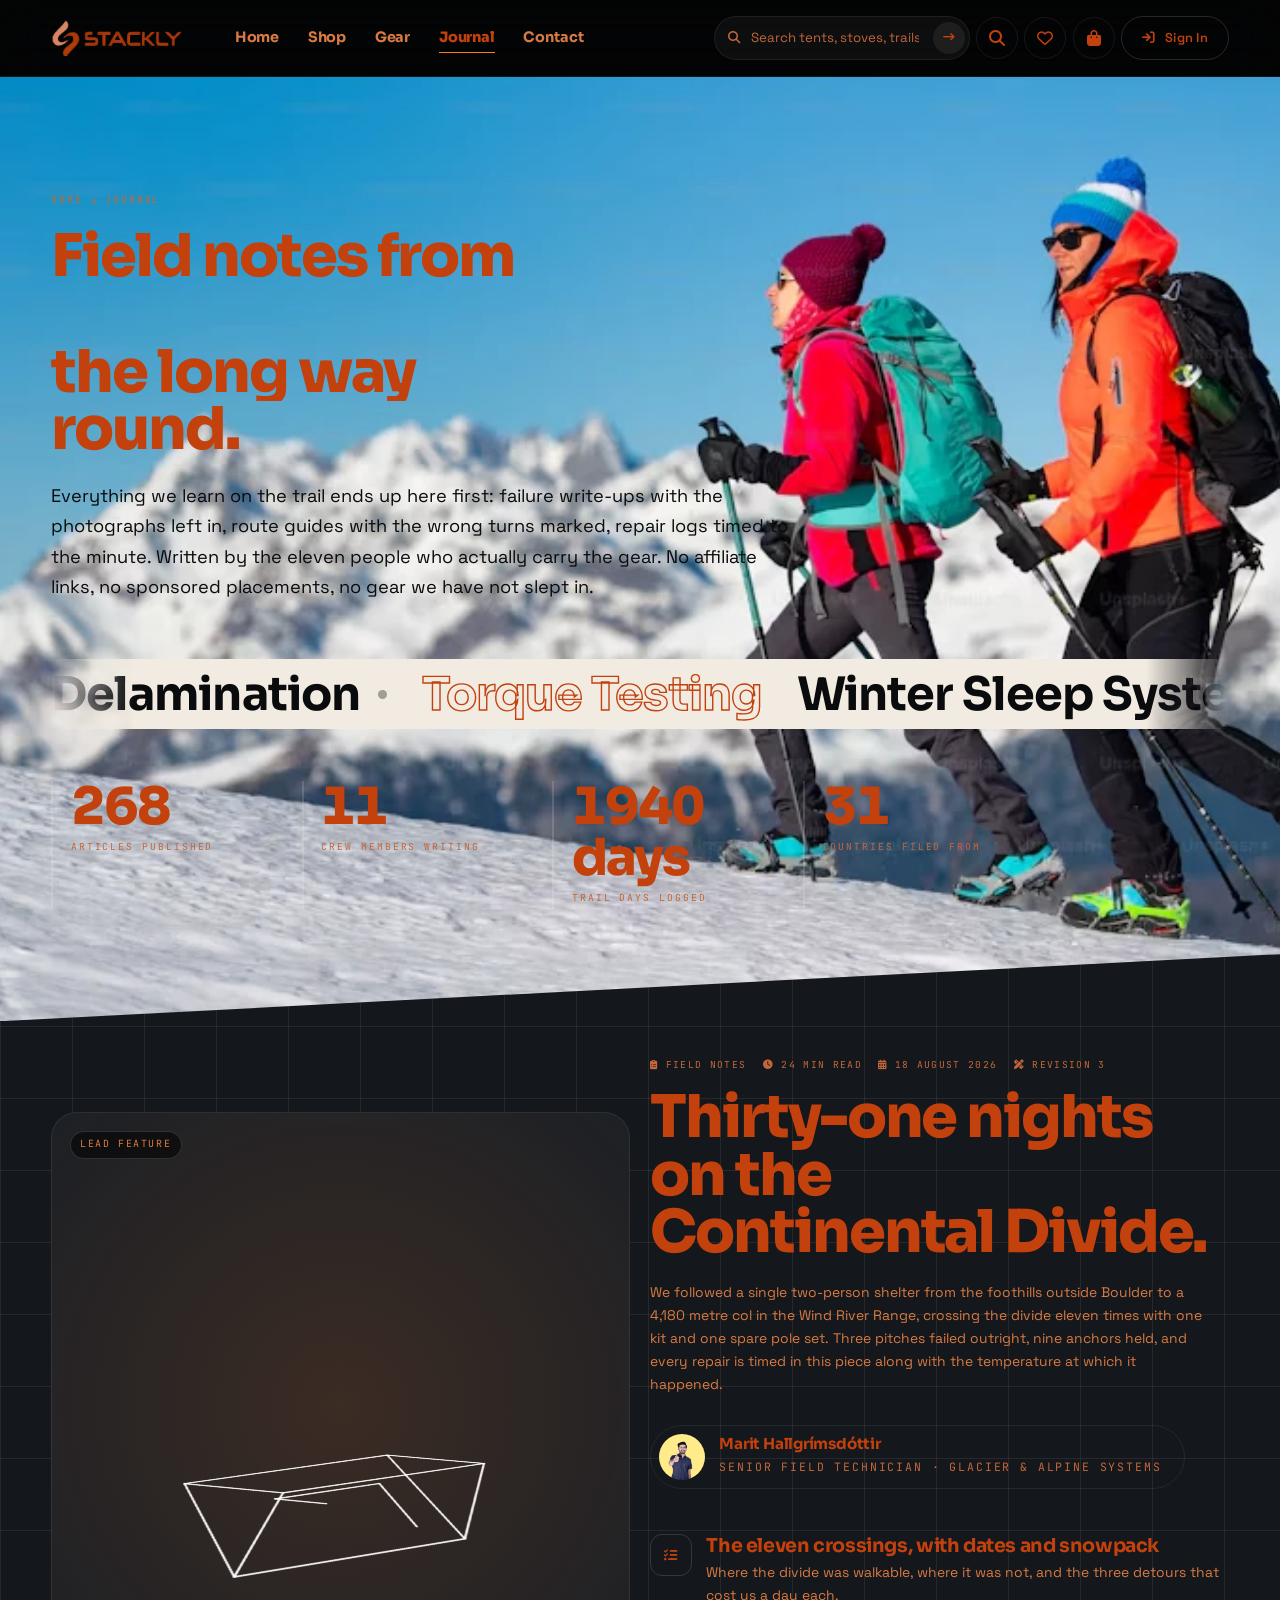
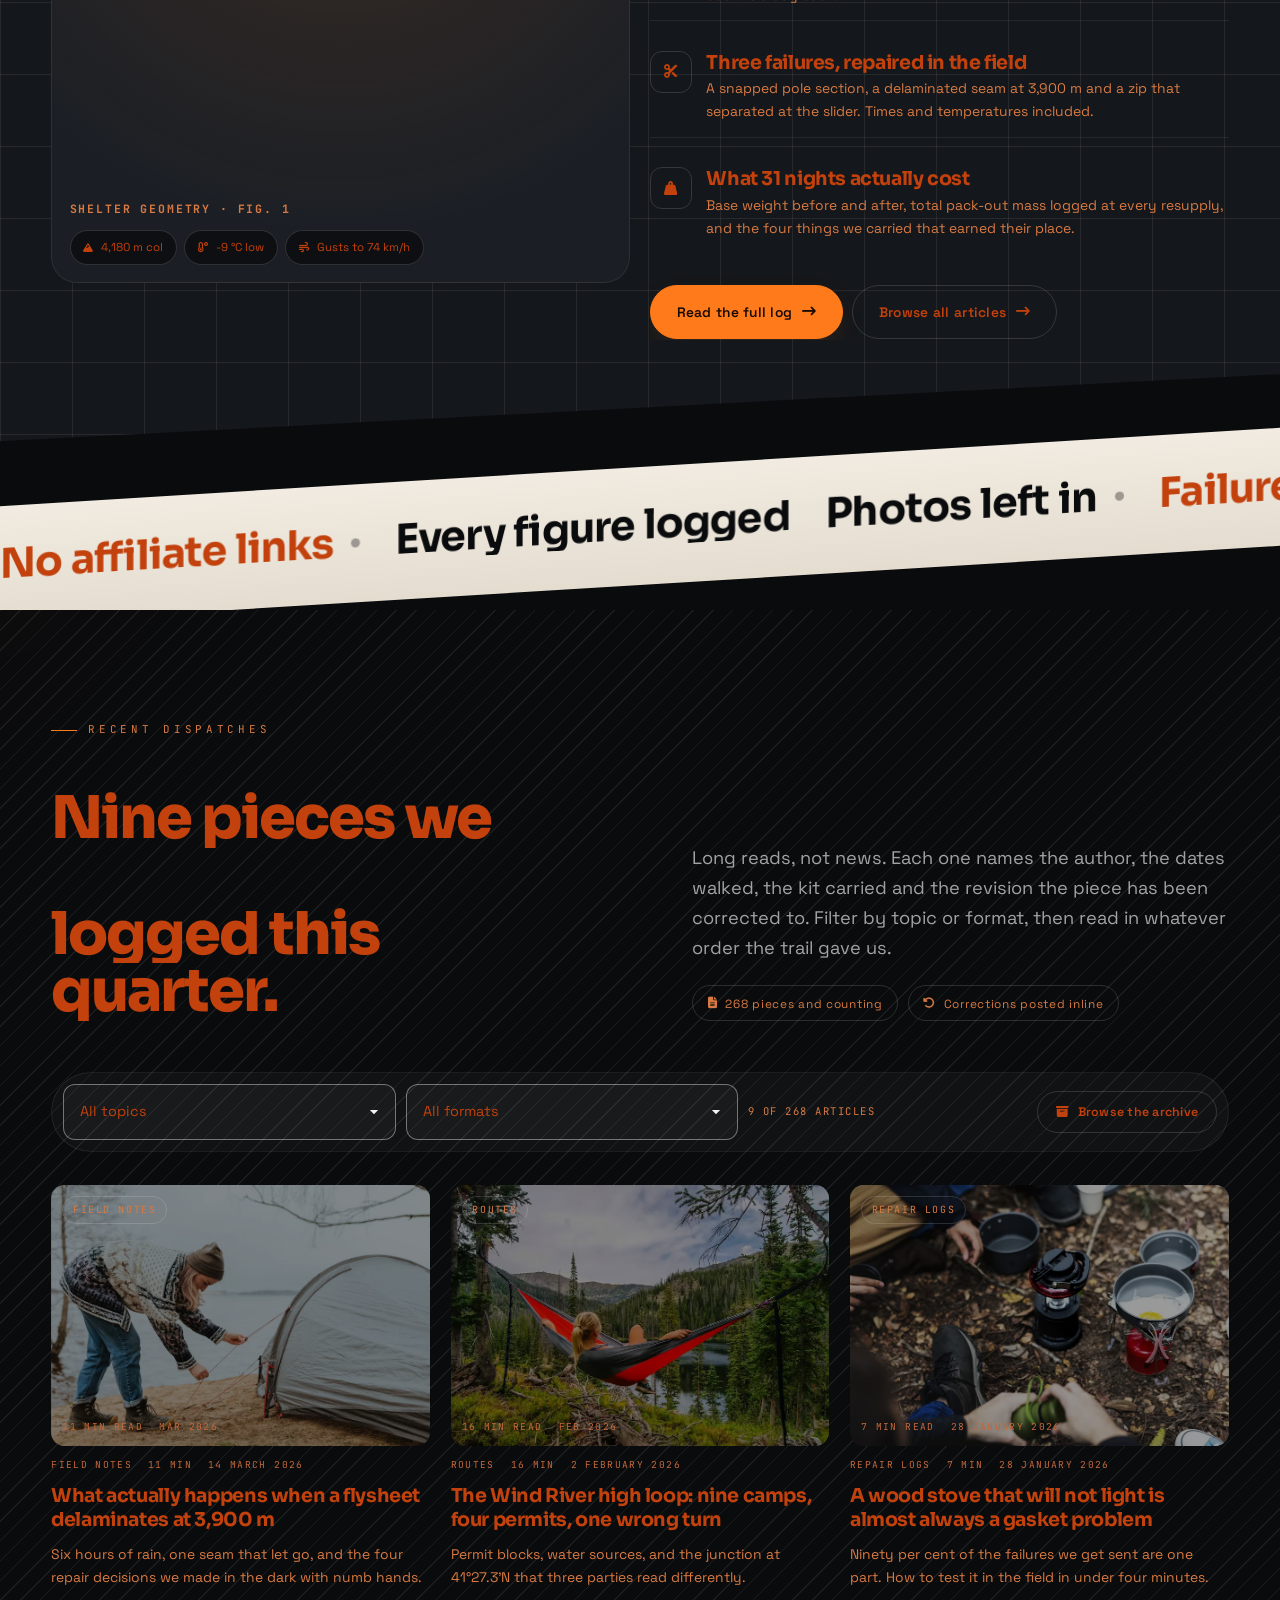
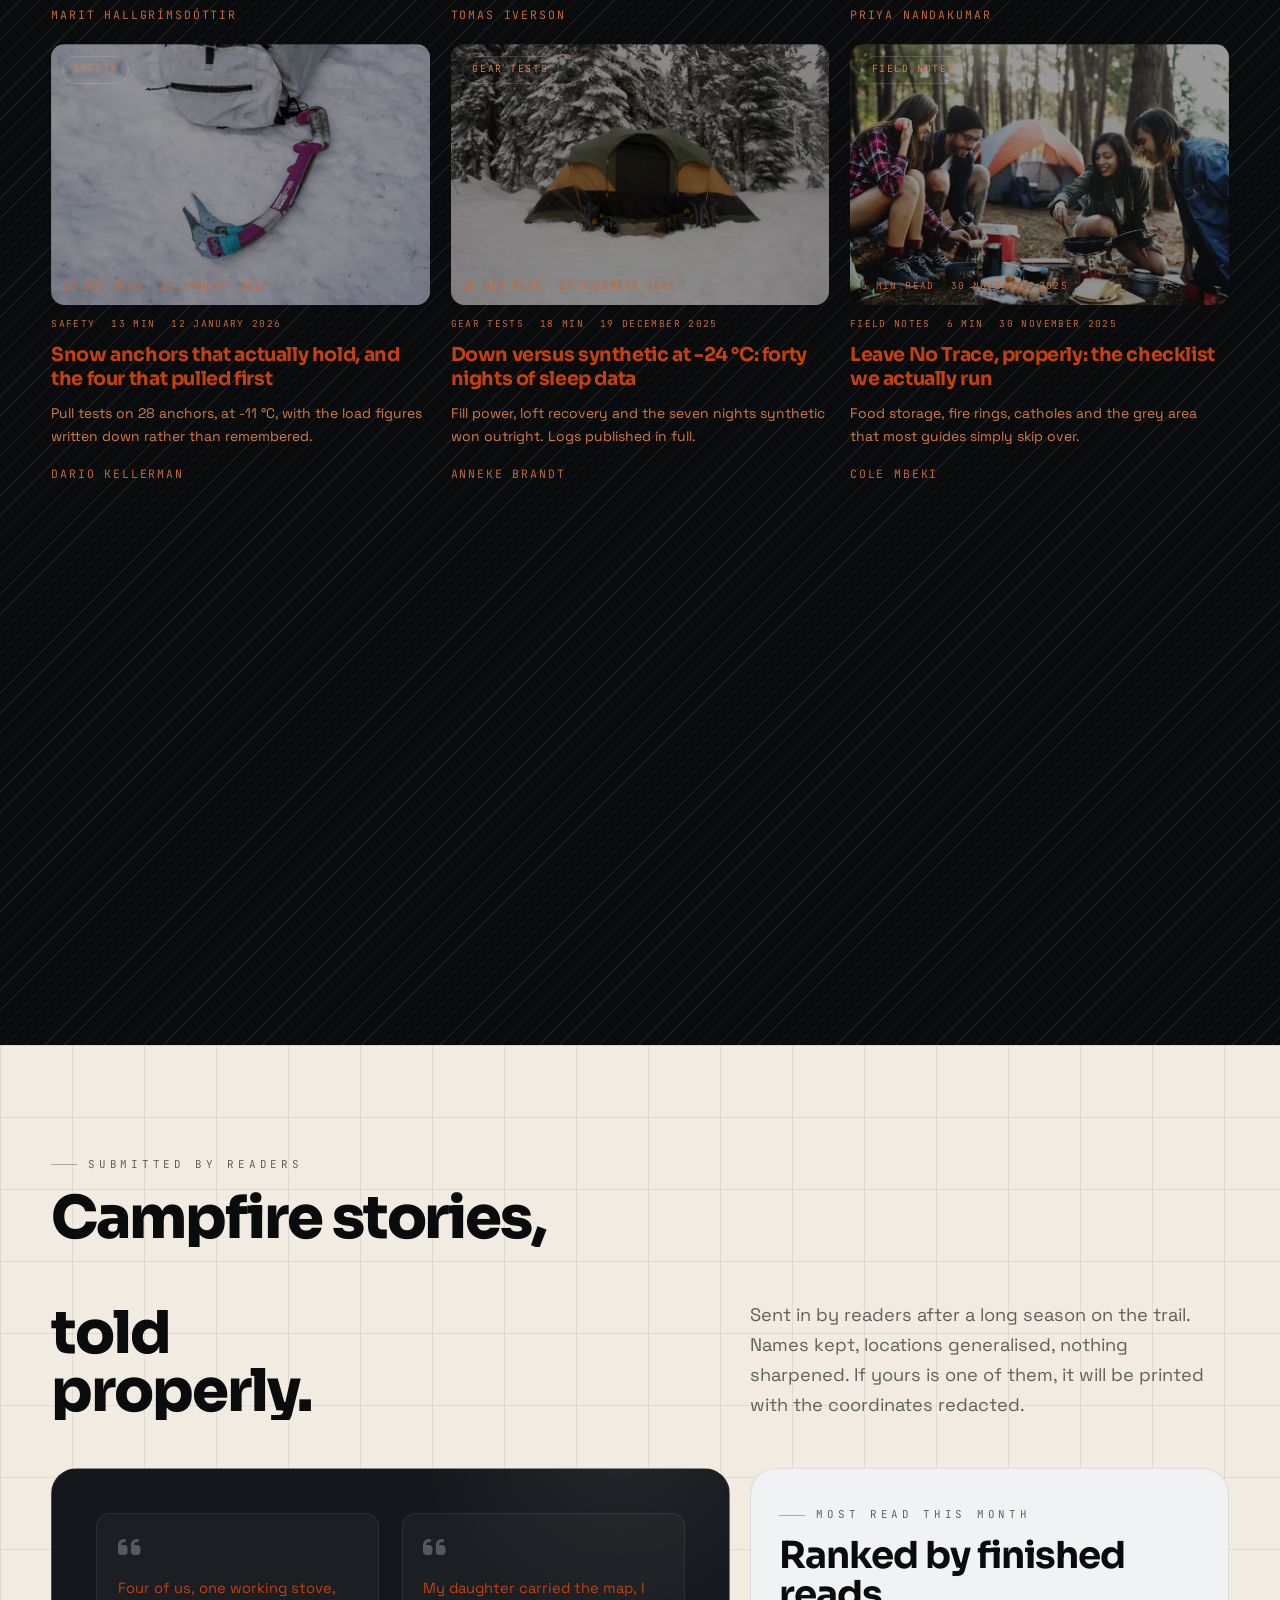
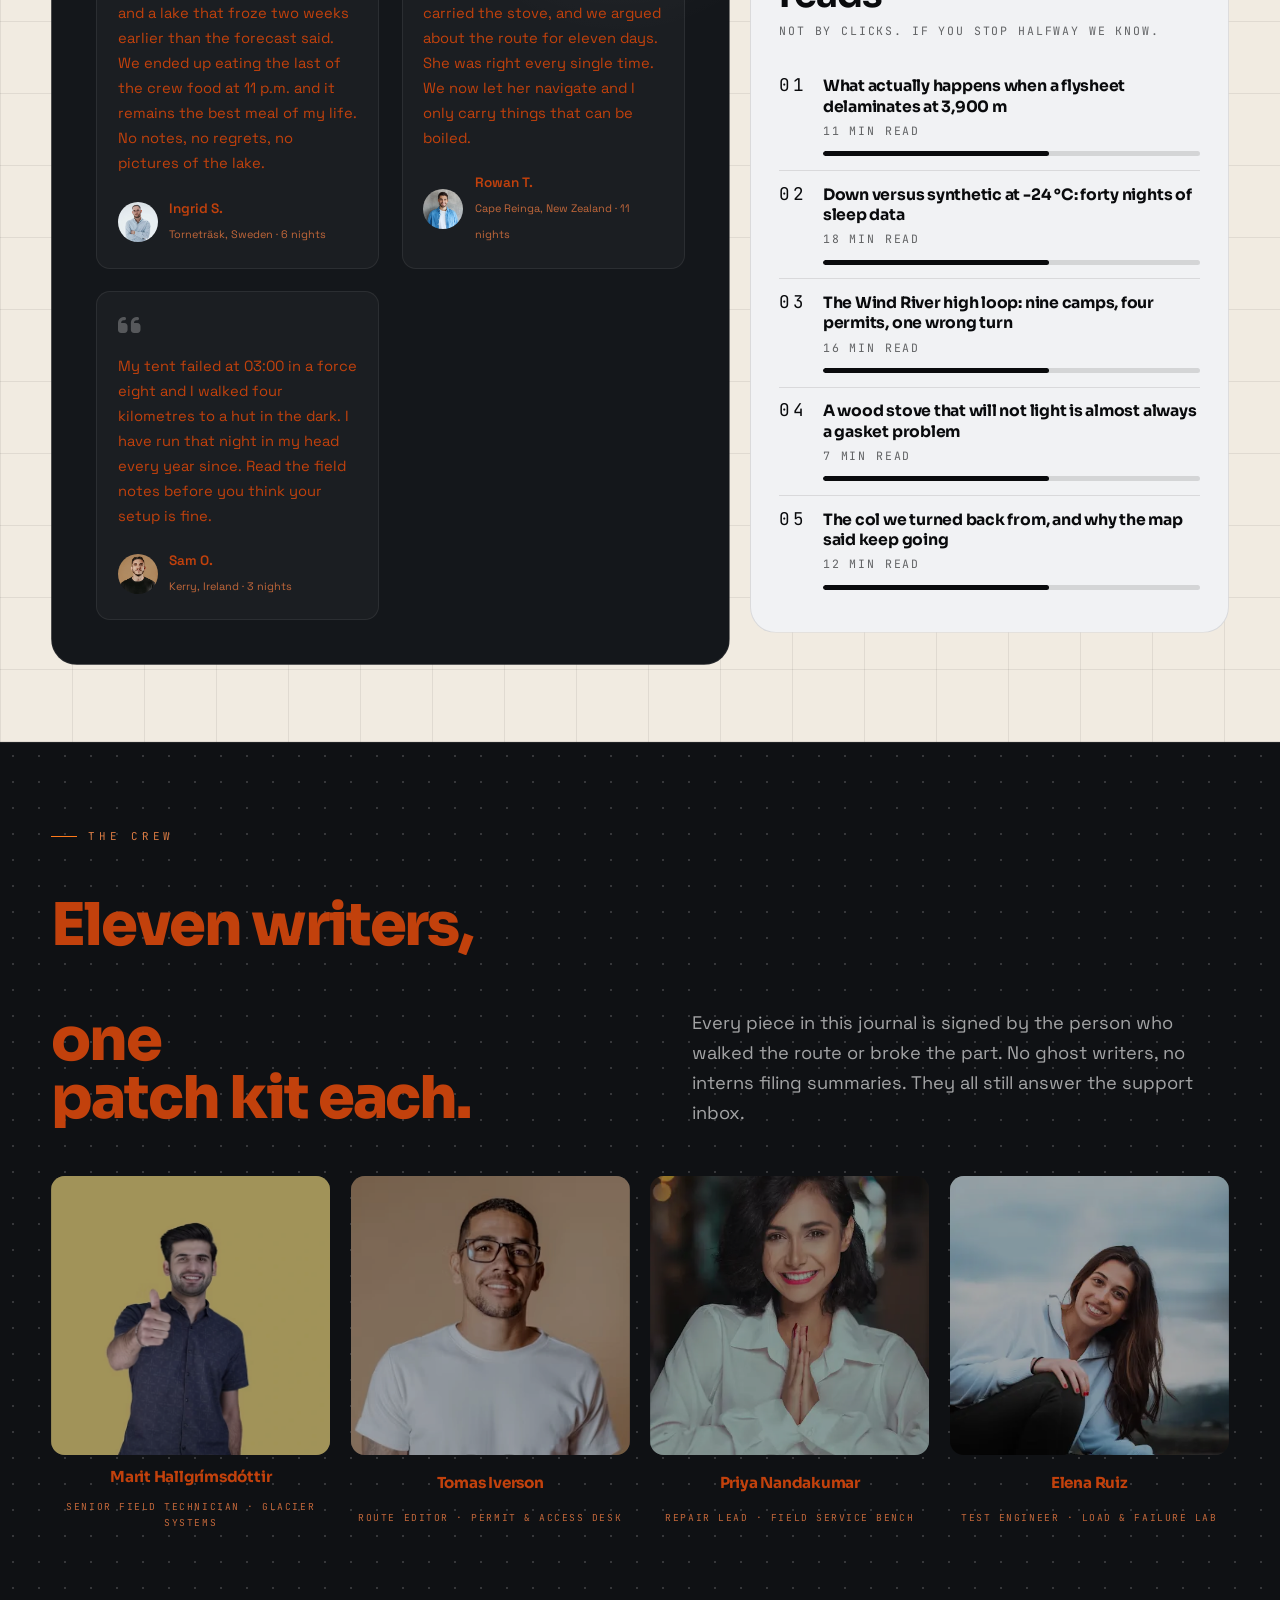
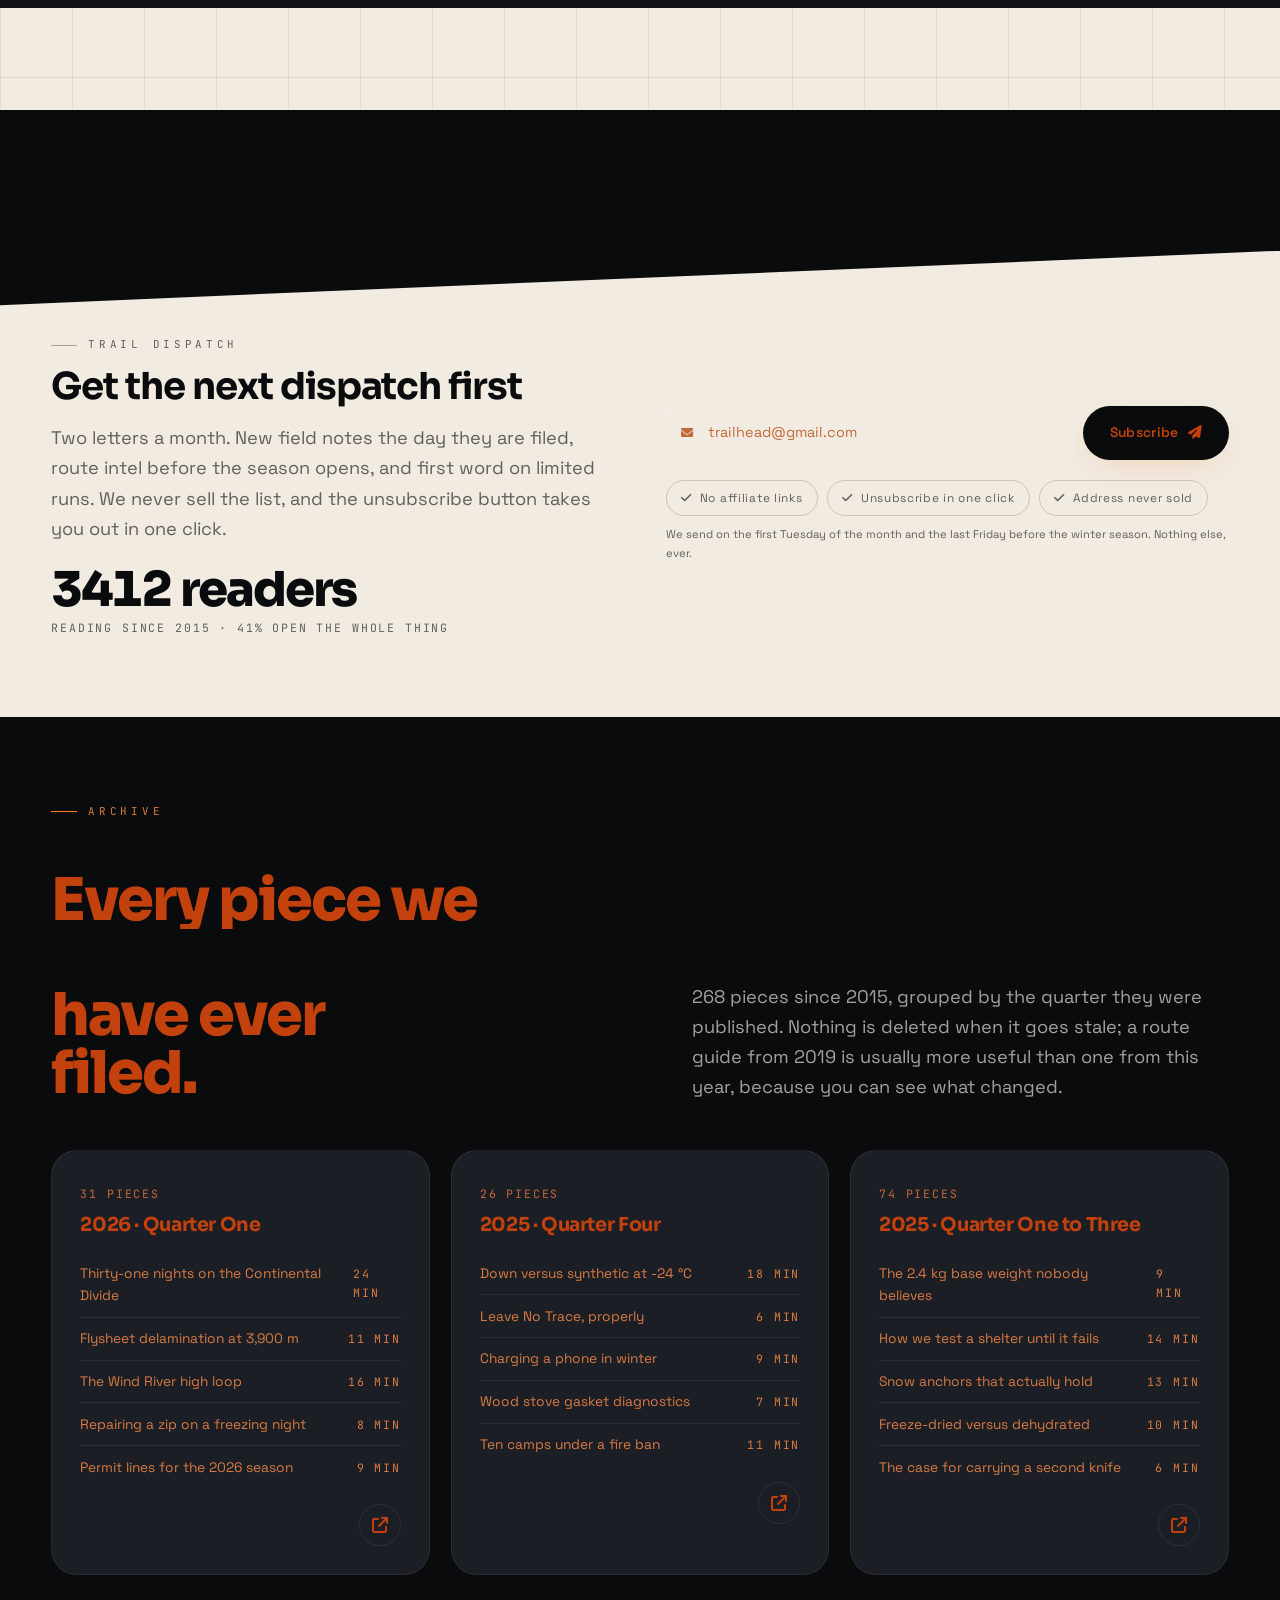
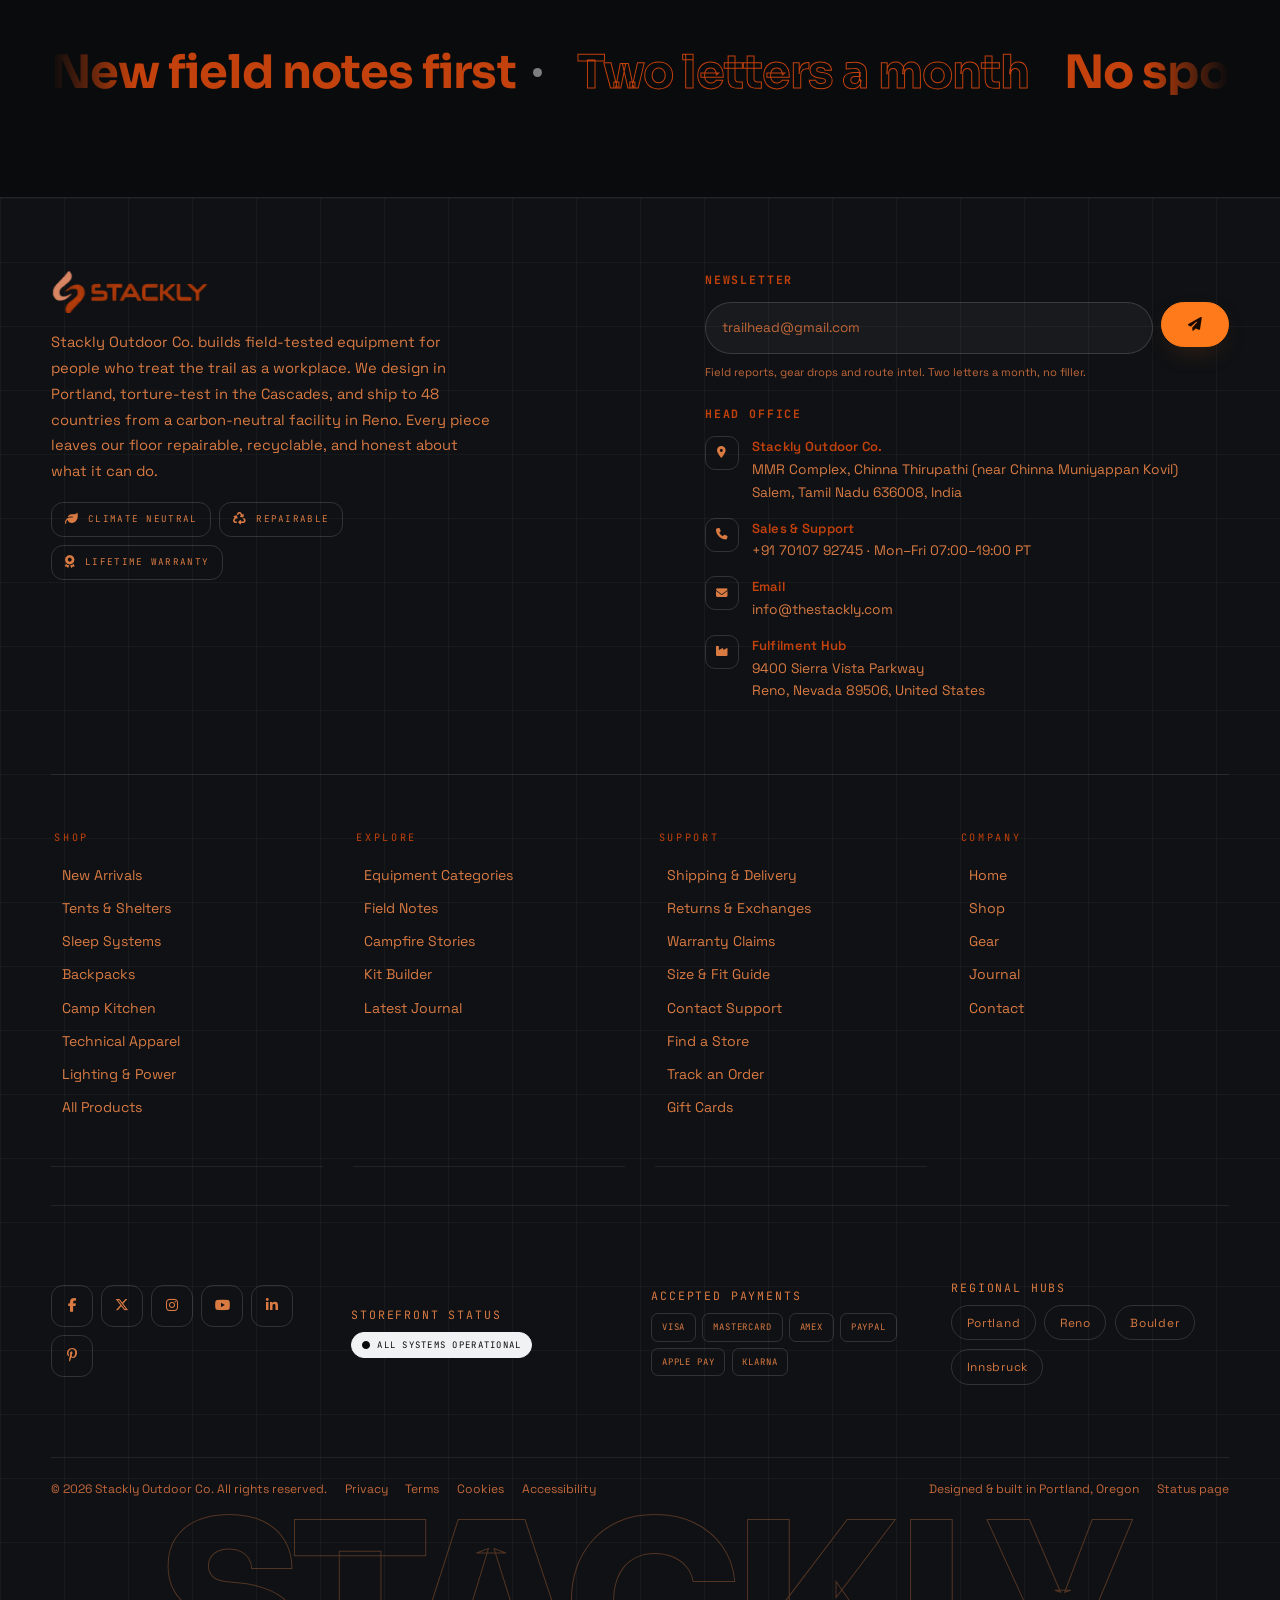
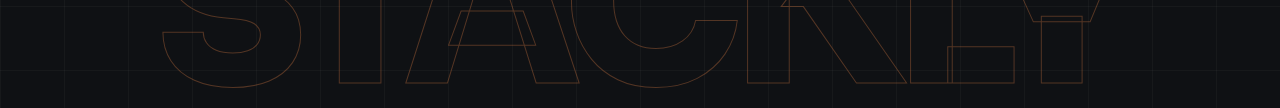
<file: journal.html>
<!DOCTYPE html>
<html lang="en">
<head>
<meta charset="UTF-8" />
<script>
/* run before first paint: never let the browser restore or animate a previous
   scroll position on a fresh load — the new page should just open at the top */
try { if ('scrollRestoration' in history) history.scrollRestoration = 'manual'; } catch (e) {}
document.documentElement.classList.add('no-smooth');
function __clearSmooth(){ setTimeout(function(){ document.documentElement.classList.remove('no-smooth'); }, 120); }
window.addEventListener('load', __clearSmooth);
window.addEventListener('pageshow', __clearSmooth);
</script>
<meta name="viewport" content="width=device-width, initial-scale=1, viewport-fit=cover" />
<meta name="theme-color" content="#000000" />
<title>Stackly — The Journal: Field Notes, Gear Teardowns, Route Guides &amp; Campfire Stories</title>
<meta name="description" content="The Stackly journal: field notes from the crew, long-form gear teardowns, route guides, safety write-ups, repair logs and reader campfire stories. No affiliate links, every figure logged." />
<link rel="preconnect" href="https://fonts.googleapis.com" />
<link rel="preconnect" href="https://fonts.gstatic.com" crossorigin />
<link rel="preconnect" href="https://picsum.photos" />
<link href="https://fonts.googleapis.com/css2?family=Sora:wght@400;600;700;800&family=Space+Grotesk:wght@300;400;500;600;700&family=JetBrains+Mono:wght@400;500&display=swap" rel="stylesheet" />
<link rel="stylesheet" href="https://cdnjs.cloudflare.com/ajax/libs/font-awesome/6.5.2/css/all.min.css" />
<link rel="stylesheet" href="css/style.css" />
<link rel="icon" href="data:image/svg+xml,%3Csvg xmlns='http://www.w3.org/2000/svg' viewBox='0 0 32 32'%3E%3Crect width='32' height='32' rx='8' fill='%23000'/%3E%3Cpath d='M5 25 13 10l5 9M18 25l7-12 4 7' stroke='%23fff' stroke-width='2.4' fill='none' stroke-linecap='round'/%3E%3C/svg%3E" />
</head>
<body data-page="journal">

<div class="loader" id="loader" role="status" aria-label="Loading Stackly">
  <svg class="loader-ridge" viewBox="0 0 1440 400" preserveAspectRatio="none" aria-hidden="true">
    <path d="M0 400 L0 250 L170 120 L300 235 L430 96 L600 258 L760 150 L900 262 L1080 110 L1260 240 L1440 160 L1440 400 Z" fill="none" stroke="rgba(255,255,255,.16)" stroke-width="1.5"/>
    <path d="M0 400 L0 300 L140 190 L300 300 L450 170 L620 300 L780 210 L960 300 L1120 180 L1300 300 L1440 220 L1440 400 Z" fill="rgba(255,255,255,.04)" stroke="rgba(255,255,255,.08)" stroke-width="1"/>
  </svg>
  <div class="loader-inner">
    <div class="loader-mark">
      <svg viewBox="0 0 100 100" aria-hidden="true">
        <circle class="spin-ring" cx="50" cy="50" r="44" fill="none" stroke="rgba(255,255,255,.18)" stroke-width="1.5" stroke-dasharray="26 12"/>
        <circle class="pin-dot" cx="50" cy="50" r="3" fill="#fff"/>
        <g class="pin-pop">
          <path d="M50 30 L62 52 L50 47 L38 52 Z" fill="none" stroke="#fff" stroke-width="2.4" stroke-linejoin="round"/>
          <path d="M22 68 H78" stroke="#fff" stroke-width="2.4" stroke-linecap="round"/>
          <path d="M30 68 L40 52 M46 68 L52 57 M58 68 L64 56" stroke="rgba(255,255,255,.45)" stroke-width="1.6" stroke-linecap="round"/>
        </g>
      </svg>
    </div>
    <div class="loader-word"></div>
    <span class="loader-tag">Outdoor Equipment Co.</span>
    <div class="loader-bar"><i></i></div>
    <span class="loader-pct">LOADING <b>00</b> / 100</span>
    <p class="loader-tips" style="transition:opacity .26s"></p>
  </div>
</div>

<div id="layout-header"></div>

<main>

  <!-- ================= 1 · PAGE HERO (image + stats + marquee) ================= -->
  <section class="phero" id="journal-top" aria-labelledby="jour-hero-h">
    <div class="phero-bg">
      <img src="assets/journal_hero.webp" alt="First light over a granite ridgeline with a single pitched tent on a snow bench below" loading="lazy" data-parallax="0.05" style="position:absolute;top:-8%;left:0;width:100%;height:116%;object-fit:cover" />
    </div>

    <div class="wrap">
      <nav class="crumbs" aria-label="Breadcrumb">
        <a href="index.html">Home</a>
        <i class="fa-solid fa-chevron-right" aria-hidden="true"></i>
        <span>Journal</span>
      </nav>

      <h1 class="d2" id="jour-hero-h" data-split>Field notes from<br />the long way <span class="hl">round.</span></h1>

      <p class="lead" style="margin-top:1.4rem;color:#0a0b0d">Everything we learn on the trail ends up here first: failure write-ups with the photographs left in, route guides with the wrong turns marked, repair logs timed to the minute. Written by the eleven people who actually carry the gear. No affiliate links, no sponsored placements, no gear we have not slept in.</p>

      
    </div>

    <div class="wrap" style="position:relative;z-index:2;margin-top:clamp(2.2rem,5vw,3.6rem)">
      <div class="marquee" style="--mq-dur:48s">
        <div class="marquee-track fwd">
          <span class="mq-item">Delamination<i class="mq-dot"></i></span>
          <span class="mq-item mq-outline">Torque Testing</span>
          <span class="mq-item">Winter Sleep Systems<i class="mq-dot"></i></span>
          <span class="mq-item mq-outline thin">Permit Lines</span>
          <span class="mq-item">Solar Yield<i class="mq-dot"></i></span>
          <span class="mq-item mq-outline">Repair Logs</span>
          <span class="mq-item">Snow Anchor Failure<i class="mq-dot"></i></span>
          <span class="mq-item mq-outline thin">Leave No Trace</span>
        </div>
      </div>

      <div class="stat-grid" style="margin-top:clamp(2rem,4vw,3.2rem);max-width:980px">
        <div class="stat-item"><b class="tnum" data-count="268">0</b><small>Articles published</small></div>
        <div class="stat-item"><b class="tnum" data-count="11">0</b><small>Crew members writing</small></div>
        <div class="stat-item"><b class="tnum" data-count="1940" data-suffix=" days">0</b><small>Trail days logged</small></div>
        <div class="stat-item"><b class="tnum" data-count="31">0</b><small>Countries filed from</small></div>
      </div>
    </div>
  </section>

  <!-- ================= 2 · LEAD ARTICLE (diagonal full-bleed split) ================= -->
  <section class="sec bg-grid diag-both" id="field-notes" aria-labelledby="lead-h">
    <div class="wrap" style="position:relative;z-index:2">
      <div class="g g-12" style="align-items:center">

        <div class="c-6 move-l" data-reveal="left">
          <div class="media-frame ratio-tall lead-model">
            <div class="lead-model-stage">
              <div class="lead-model-spin">
                <svg class="lead-model-svg" viewBox="-171.9 -191 343.8 297" aria-hidden="true" preserveAspectRatio="xMidYMid meet">
                  <g fill="none" stroke="#fff" stroke-width="2.4" stroke-linejoin="round" stroke-linecap="round">
                    <line x1="-34.6" y1="-90.0" x2="155.9" y2="20.0" />
                    <line x1="155.9" y1="20.0" x2="34.6" y2="90.0" />
                    <line x1="34.6" y1="90.0" x2="-155.9" y2="-20.0" />
                    <line x1="-155.9" y1="-20.0" x2="-34.6" y2="-90.0" />
                    <line x1="-95.3" y1="-175.0" x2="95.3" y2="-65.0" />
                    <line x1="-34.6" y1="-90.0" x2="-95.3" y2="-175.0" />
                    <line x1="-155.9" y1="-20.0" x2="-95.3" y2="-175.0" />
                    <line x1="155.9" y1="20.0" x2="95.3" y2="-65.0" />
                    <line x1="34.6" y1="90.0" x2="95.3" y2="-65.0" />
                    <line x1="-17.3" y1="-45.0" x2="-47.6" y2="-87.5" />
                    <line x1="17.3" y1="45.0" x2="47.6" y2="-32.5" />
                    <line x1="-47.6" y1="-87.5" x2="47.6" y2="-32.5" />
                  </g>
                </svg>
              </div>
            </div>
            <span class="tag" style="position:absolute;top:1.1rem;left:1.1rem;z-index:4;background:rgba(0,0,0,.55);backdrop-filter:blur(6px)">Lead Feature</span>
            <div style="position:absolute;left:1.1rem;right:1.1rem;bottom:1.1rem;z-index:4">
              <b class="mono" style="display:block;margin-bottom:.5rem;color:var(--mute)">Shelter geometry &middot; fig. 1</b>
              <span class="loc-pill"><i class="fa-solid fa-mountain"></i> 4,180 m col</span>
              <span class="loc-pill"><i class="fa-solid fa-temperature-low"></i> -9 &deg;C low</span>
              <span class="loc-pill"><i class="fa-solid fa-wind"></i> Gusts to 74 km/h</span>
            </div>
          </div>
        </div>

        <div class="c-6 move-r" data-reveal="right" style="margin-inline-start:auto">
          <article class="art" style="gap:0">
            <div class="art-meta" style="margin-bottom:1rem">
              <span><i class="fa-solid fa-clipboard-list"></i> Field Notes</span>
              <span><i class="fa-solid fa-clock"></i> 24 min read</span>
              <span><i class="fa-solid fa-calendar-days"></i> 18 August 2026</span>
              <span><i class="fa-solid fa-pen-ruler"></i> Revision 3</span>
            </div>

            <h2 class="d2" id="lead-h" data-split>Thirty-one nights on the <span class="hl">Continental Divide.</span></h2>

            <p class="lead" style="margin-top:1.2rem">We followed a single two-person shelter from the foothills outside Boulder to a 4,180 metre col in the Wind River Range, crossing the divide eleven times with one kit and one spare pole set. Three pitches failed outright, nine anchors held, and every repair is timed in this piece along with the temperature at which it happened.</p>

            <div style="display:flex;flex-wrap:wrap;align-items:center;gap:.9rem;border:1px solid var(--line);border-radius:99px;padding:.5rem 1.4rem .5rem .5rem;margin-top:1.8rem;width:fit-content;max-width:100%">
              <span style="width:46px;height:46px;border-radius:50%;overflow:hidden;flex:0 0 auto;background:var(--ink-5)">
                <img src="assets/marit (1).webp" alt="Portrait of Marit Hallgrimsdottir" loading="lazy" style="width:100%;height:100%;object-fit:cover;filter:contrast(1.1)" />
              </span>
              <span>
                <b style="display:block;font-family:var(--ff-alt);font-weight:700;font-size:.95rem;letter-spacing:-.015em">Marit Hallgr&iacute;msd&oacute;ttir</b>
                <small class="mono" style="color:var(--mute-2)">Senior Field Technician &middot; Glacier &amp; Alpine Systems</small>
              </span>
            </div>

            <div class="feat" style="margin-top:2rem">
              <div class="feat-row">
                <span class="feat-ic"><i class="fa-solid fa-list-check"></i></span>
                <div><b>The eleven crossings, with dates and snowpack</b><p>Where the divide was walkable, where it was not, and the three detours that cost us a day each.</p></div>
              </div>
              <div class="feat-row">
                <span class="feat-ic"><i class="fa-solid fa-scissors"></i></span>
                <div><b>Three failures, repaired in the field</b><p>A snapped pole section, a delaminated seam at 3,900 m and a zip that separated at the slider. Times and temperatures included.</p></div>
              </div>
              <div class="feat-row">
                <span class="feat-ic"><i class="fa-solid fa-weight-hanging"></i></span>
                <div><b>What 31 nights actually cost</b><p>Base weight before and after, total pack-out mass logged at every resupply, and the four things we carried that earned their place.</p></div>
              </div>
            </div>

            <div style="display:flex;flex-wrap:wrap;gap:.6rem;margin-top:2rem">
              <a class="btn solid" href="404.html" data-404 data-magnetic>Read the full log <i class="fa-solid fa-arrow-right-long fa-arrow"></i></a>
              <a class="btn" href="#latest">Browse all articles <i class="fa-solid fa-arrow-right-long fa-arrow"></i></a>
            </div>
          </article>
        </div>

      </div>
    </div>
  </section>

  <div class="mq-band skew" aria-hidden="true">
    <div class="marquee" style="--mq-dur:46s">
      <div class="marquee-track fwd">
        <span class="mq-item">No affiliate links<i class="mq-dot"></i></span>
        <span class="mq-item">Every figure logged</span>
        <span class="mq-item">Photos left in<i class="mq-dot"></i></span>
        <span class="mq-item">Failures published whole</span>
        <span class="mq-item">Written on the trail<i class="mq-dot"></i></span>
        <span class="mq-item">Corrected in public</span>
      </div>
    </div>
  </div>

  <!-- ================= 3 · LATEST ARTICLES (filter bar + 3-col grid) ================= -->
  <section class="sec bg-lines" id="latest" aria-labelledby="latest-h">
    <div class="blob w" style="top:-12%;left:-16%;opacity:.07"></div>
    <div class="wrap">
      <div class="sec-head split">
        <div>
          <span class="eyebrow">Recent dispatches</span>
          <h2 class="d2 mt-l" id="latest-h" data-split>Nine pieces we<br />logged this <span class="hl">quarter.</span></h2>
        </div>
        <div>
          <p class="lead">Long reads, not news. Each one names the author, the dates walked, the kit carried and the revision the piece has been corrected to. Filter by topic or format, then read in whatever order the trail gave us.</p>
          <div style="display:flex;flex-wrap:wrap;gap:.6rem;margin-top:1.4rem">
            <span class="chip"><i class="fa-solid fa-file-lines"></i> 268 pieces and counting</span>
            <span class="chip"><i class="fa-solid fa-rotate-left"></i> Corrections posted inline</span>
          </div>
        </div>
      </div>

      <div class="fbar" data-reveal role="group" aria-label="Filter articles by topic and format">
        <div class="field" style="margin:0;flex:1 1 190px;min-width:168px">
          <select aria-label="Filter by topic">
            <option>All topics</option>
            <option>Field Notes</option>
            <option>Gear Tests</option>
            <option>Routes</option>
            <option>Safety</option>
            <option>Campfire Stories</option>
            <option>Repair Logs</option>
          </select>
        </div>
        <div class="field" style="margin:0;flex:1 1 190px;min-width:168px">
          <select aria-label="Filter by format">
            <option>All formats</option>
            <option>Long read</option>
            <option>Teardown</option>
            <option>Route guide</option>
            <option>Photo log</option>
            <option>Checklist</option>
          </select>
        </div>
        <span class="fcount">9 OF 268 ARTICLES</span>
        <span class="spacer"></span>
        <a class="btn sm" href="#archive" style="flex:0 0 auto"><i class="fa-solid fa-box-archive"></i> Browse the archive</a>
      </div>

      <div class="g g-3 latest-grid" style="margin-top:clamp(1.4rem,2.6vw,2.4rem)">

        <article class="art" data-reveal="left">
          <a class="art-img" href="404.html" data-404 style="display:block">
            <img src="assets/flysheet.webp" alt="Peeled back flysheet fabric showing delaminated seam tape at close range" loading="lazy" />
            <span class="tag art-cat">Field Notes</span>
            <div style="position:absolute;inset:0;background:rgba(0,0,0,.4)"></div>
            <div class="art-meta" style="position:absolute;left:.7rem;bottom:.7rem;z-index:2"><span>11 min read</span><span>Mar 2026</span></div>
          </a>
          <div class="art-meta"><span>Field Notes</span><span>11 min</span><span>14 March 2026</span></div>
          <b>What actually happens when a flysheet delaminates at 3,900 m</b>
          <p style="display:-webkit-box;-webkit-line-clamp:2;-webkit-box-orient:vertical;overflow:hidden">Six hours of rain, one seam that let go, and the four repair decisions we made in the dark with numb hands.</p>
          <span class="mono art-by" style="color:var(--mute-2)">Marit Hallgr&iacute;msd&oacute;ttir</span>
        </article>

        <article class="art" data-reveal>
          <a class="art-img" href="404.html" data-404 style="display:block">
            <img src="assets/windriver.webp" alt="Switchbacks climbing a scree slope toward a high camp in the Wind River Range" loading="lazy" />
            <span class="tag art-cat">Routes</span>
            <div style="position:absolute;inset:0;background:rgba(0,0,0,.4)"></div>
            <div class="art-meta" style="position:absolute;left:.7rem;bottom:.7rem;z-index:2"><span>16 min read</span><span>Feb 2026</span></div>
          </a>
          <div class="art-meta"><span>Routes</span><span>16 min</span><span>2 February 2026</span></div>
          <b>The Wind River high loop: nine camps, four permits, one wrong turn</b>
          <p style="display:-webkit-box;-webkit-line-clamp:2;-webkit-box-orient:vertical;overflow:hidden">Permit blocks, water sources, and the junction at 41&deg;27.3&rsquo;N that three parties read differently.</p>
          <span class="mono art-by" style="color:var(--mute-2)">Tomas Iverson</span>
        </article>

        <article class="art" data-reveal>
          <a class="art-img" href="404.html" data-404 style="display:block">
            <img src="assets/wood_stove.webp" alt="Disassembled wood stove on a work mat showing a heat-soaked door gasket" loading="lazy" />
            <span class="tag art-cat">Repair Logs</span>
            <div style="position:absolute;inset:0;background:rgba(0,0,0,.4)"></div>
            <div class="art-meta" style="position:absolute;left:.7rem;bottom:.7rem;z-index:2"><span>7 min read</span><span>28 January 2026</span></div>
          </a>
          <div class="art-meta"><span>Repair Logs</span><span>7 min</span><span>28 January 2026</span></div>
          <b>A wood stove that will not light is almost always a gasket problem</b>
          <p style="display:-webkit-box;-webkit-line-clamp:2;-webkit-box-orient:vertical;overflow:hidden">Ninety per cent of the failures we get sent are one part. How to test it in the field in under four minutes.</p>
          <span class="mono art-by" style="color:var(--mute-2)">Priya Nandakumar</span>
        </article>

        <article class="art" data-reveal="right">
          <a class="art-img" href="404.html" data-404 style="display:block">
            <img src="assets/snow_anchors.webp" alt="Snow picket and deadman anchor set up on a wind-loaded slope" loading="lazy" />
            <span class="tag art-cat">Safety</span>
            <div style="position:absolute;inset:0;background:rgba(0,0,0,.4)"></div>
            <div class="art-meta" style="position:absolute;left:.7rem;bottom:.7rem;z-index:2"><span>13 min read</span><span>12 January 2026</span></div>
          </a>
          <div class="art-meta"><span>Safety</span><span>13 min</span><span>12 January 2026</span></div>
          <b>Snow anchors that actually hold, and the four that pulled first</b>
          <p style="display:-webkit-box;-webkit-line-clamp:2;-webkit-box-orient:vertical;overflow:hidden">Pull tests on 28 anchors, at -11 &deg;C, with the load figures written down rather than remembered.</p>
          <span class="mono art-by" style="color:var(--mute-2)">Dario Kellerman</span>
        </article>

        <article class="art" data-reveal>
          <a class="art-img" href="404.html" data-404 style="display:block">
            <img src="assets/assx.webp" alt="Two sleeping bags opened side by side on a snow surface for comparison" loading="lazy" />
            <span class="tag art-cat">Gear Tests</span>
            <div style="position:absolute;inset:0;background:rgba(0,0,0,.4)"></div>
            <div class="art-meta" style="position:absolute;left:.7rem;bottom:.7rem;z-index:2"><span>18 min read</span><span>19 December 2025</span></div>
          </a>
          <div class="art-meta"><span>Gear Tests</span><span>18 min</span><span>19 December 2025</span></div>
          <b>Down versus synthetic at -24 &deg;C: forty nights of sleep data</b>
          <p style="display:-webkit-box;-webkit-line-clamp:2;-webkit-box-orient:vertical;overflow:hidden">Fill power, loft recovery and the seven nights synthetic won outright. Logs published in full.</p>
          <span class="mono art-by" style="color:var(--mute-2)">Anneke Brandt</span>
        </article>

        <article class="art" data-reveal style="--rd:120ms">
          <a class="art-img" href="404.html" data-404 style="display:block">
            <img src="assets/Food_storage__fire_rings__catholes.webp" alt="A stone fire ring left cold and scattered after use on a forest floor" loading="lazy" />
            <span class="tag art-cat">Field Notes</span>
            <div style="position:absolute;inset:0;background:rgba(0,0,0,.4)"></div>
            <div class="art-meta" style="position:absolute;left:.7rem;bottom:.7rem;z-index:2"><span>6 min read</span><span>30 November 2025</span></div>
          </a>
          <div class="art-meta"><span>Field Notes</span><span>6 min</span><span>30 November 2025</span></div>
          <b>Leave No Trace, properly: the checklist we actually run</b>
          <p style="display:-webkit-box;-webkit-line-clamp:2;-webkit-box-orient:vertical;overflow:hidden">Food storage, fire rings, catholes and the grey area that most guides simply skip over.</p>
          <span class="mono art-by" style="color:var(--mute-2)">Cole Mbeki</span>
        </article>

        <article class="art" data-reveal="left">
          <a class="art-img" href="404.html" data-404 style="display:block">
            <img src="assets/Charging_a_phone.webp" alt="Folding solar panel strapped to a pack lid in snow" loading="lazy" />
            <span class="tag art-cat">Gear Tests</span>
            <div style="position:absolute;inset:0;background:rgba(0,0,0,.4)"></div>
            <div class="art-meta" style="position:absolute;left:.7rem;bottom:.7rem;z-index:2"><span>9 min read</span><span>8 November 2025</span></div>
          </a>
          <div class="art-meta"><span>Gear Tests</span><span>9 min</span><span>8 November 2025</span></div>
          <b>Charging a phone in winter: forty hours of solar measurements</b>
          <p style="display:-webkit-box;-webkit-line-clamp:2;-webkit-box-orient:vertical;overflow:hidden">Panel angle, snow cover and the panel orientation that finally beat a flat lid at 4,000 m.</p>
          <span class="mono art-by" style="color:var(--mute-2)">Yusuf Karimi</span>
        </article>

        <article class="art" data-reveal="right" style="--rd:180ms">
          <a class="art-img" href="404.html" data-404 style="display:block">
            <img src="assets/campfire.webp" alt="Turnaround camp on a col with packs stacked against a boulder" loading="lazy" />
            <span class="tag art-cat">Campfire Stories</span>
            <div style="position:absolute;inset:0;background:rgba(0,0,0,.4)"></div>
            <div class="art-meta" style="position:absolute;left:.7rem;bottom:.7rem;z-index:2"><span>12 min read</span><span>21 October 2025</span></div>
          </a>
          <div class="art-meta"><span>Campfire Stories</span><span>12 min</span><span>21 October 2025</span></div>
          <b>The col we turned back from, and why the map said keep going</b>
          <p style="display:-webkit-box;-webkit-line-clamp:2;-webkit-box-orient:vertical;overflow:hidden">A first solo traverse, a rising east wind, and the four hours spent deciding to reverse.</p>
          <span class="mono art-by" style="color:var(--mute-2)">Marit Hallgr&iacute;msd&oacute;ttir</span>
        </article>

        <article class="art" data-reveal="right" style="--rd:240ms">
          <a class="art-img" href="404.html" data-404 style="display:block">
            <img src="assets/freeze_dried_versus.webp" alt="Freeze-dried dinner bags and a pot of rehydrated food on a camp stool" loading="lazy" />
            <span class="tag art-cat">Campfire Stories</span>
            <div style="position:absolute;inset:0;background:rgba(0,0,0,.4)"></div>
            <div class="art-meta" style="position:absolute;left:.7rem;bottom:.7rem;z-index:2"><span>10 min read</span><span>4 October 2025</span></div>
          </a>
          <div class="art-meta"><span>Campfire Stories</span><span>10 min</span><span>4 October 2025</span></div>
          <b>Freeze-dried versus dehydrated: four hundred grams of dinner, measured</b>
          <p style="display:-webkit-box;-webkit-line-clamp:2;-webkit-box-orient:vertical;overflow:hidden">Calories, rehydration time at altitude, and the fuel cost of boiling water for either one.</p>
          <span class="mono art-by" style="color:var(--mute-2)">Elena Ruiz</span>
        </article>

      </div>
    </div>
  </section>

  <!-- ================= 4 · CAMPFIRE STORIES + MOST READ + CREW ================= -->
  <section class="sec bg-grid-dark" id="stories" aria-labelledby="stories-h">
    <div class="wrap">
      <div class="g g-12" style="align-items:end;margin-bottom:clamp(1.8rem,4vw,3rem)">
        <div class="c-7" data-reveal="left">
          <span class="eyebrow inv">Submitted by readers</span>
          <h2 class="d2" id="stories-h" style="margin-top:1rem;color:var(--ink)" data-split>Campfire stories,<br />told <span class="hl dark">properly.</span></h2>
        </div>
        <div class="c-5" data-reveal="right">
          <p class="lead inv">Sent in by readers after a long season on the trail. Names kept, locations generalised, nothing sharpened. If yours is one of them, it will be printed with the coordinates redacted.</p>
        </div>
      </div>

      <div class="g g-12" style="align-items:start">

        <div class="c-7" data-reveal="left">
          <div class="tst">
            <div class="tst-grid" style="grid-template-columns:repeat(auto-fit,minmax(min(240px,100%),1fr))">

              <div class="tst-card">
                <span class="quote-mark"><i class="fa-solid fa-quote-left"></i></span>
                <p>Four of us, one working stove, and a lake that froze two weeks earlier than the forecast said. We ended up eating the last of the crew food at 11 p.m. and it remains the best meal of my life. No notes, no regrets, no pictures of the lake.</p>
                <div class="tst-who">
                  <span class="av"><img src="assets/av1.webp" alt="" loading="lazy" /></span>
                  <span><b>Ingrid S.</b><small>Tornetr&auml;sk, Sweden &middot; 6 nights</small></span>
                </div>
              </div>

              <div class="tst-card">
                <span class="quote-mark"><i class="fa-solid fa-quote-left"></i></span>
                <p>My daughter carried the map, I carried the stove, and we argued about the route for eleven days. She was right every single time. We now let her navigate and I only carry things that can be boiled.</p>
                <div class="tst-who">
                  <span class="av"><img src="assets/av2.webp" alt="" loading="lazy" /></span>
                  <span><b>Rowan T.</b><small>Cape Reinga, New Zealand &middot; 11 nights</small></span>
                </div>
              </div>

              <div class="tst-card">
                <span class="quote-mark"><i class="fa-solid fa-quote-left"></i></span>
                <p>My tent failed at 03:00 in a force eight and I walked four kilometres to a hut in the dark. I have run that night in my head every year since. Read the field notes before you think your setup is fine.</p>
                <div class="tst-who">
                  <span class="av"><img src="assets/av3.webp" alt="" loading="lazy" /></span>
                  <span><b>Sam O.</b><small>Kerry, Ireland &middot; 3 nights</small></span>
                </div>
              </div>

            </div>
          </div>
        </div>

        <aside class="c-5" data-reveal="right" aria-label="Most read this month">
          <article class="spot spot-lg spot-pad" style="background:var(--fill);border-color:rgba(0,0,0,.1);color:var(--ink)">
            <span class="eyebrow inv">Most read this month</span>
            <h3 class="d3" style="margin:.8rem 0 .4rem">Ranked by finished reads</h3>
            <p class="mono" style="color:var(--mute-dark)">Not by clicks. If you stop halfway we know.</p>

            <ol style="margin-top:1.4rem">
              <li style="display:flex;gap:1rem;align-items:flex-start;padding:.85rem 0;border-bottom:1px solid rgba(0,0,0,.1)">
                <span class="mono" style="font-size:1.1rem;line-height:1;flex:0 0 auto;color:var(--ink)">01</span>
                <span style="flex:1 1 auto;min-width:0">
                  <a href="404.html" data-404 style="display:block;font-family:var(--ff-alt);font-weight:700;font-size:.98rem;letter-spacing:-.015em;line-height:1.3">What actually happens when a flysheet delaminates at 3,900 m</a>
                  <span class="mono" style="color:var(--mute-dark)">11 min read</span>
                  <span class="bar-mini" data-w="94" style="display:block;margin-top:.5rem;background:rgba(0,0,0,.12)"><i style="background:var(--ink)"></i></span>
                </span>
              </li>
              <li style="display:flex;gap:1rem;align-items:flex-start;padding:.85rem 0;border-bottom:1px solid rgba(0,0,0,.1)">
                <span class="mono" style="font-size:1.1rem;line-height:1;flex:0 0 auto;color:var(--ink)">02</span>
                <span style="flex:1 1 auto;min-width:0">
                  <a href="404.html" data-404 style="display:block;font-family:var(--ff-alt);font-weight:700;font-size:.98rem;letter-spacing:-.015em;line-height:1.3">Down versus synthetic at -24 &deg;C: forty nights of sleep data</a>
                  <span class="mono" style="color:var(--mute-dark)">18 min read</span>
                  <span class="bar-mini" data-w="88" style="display:block;margin-top:.5rem;background:rgba(0,0,0,.12)"><i style="background:var(--ink)"></i></span>
                </span>
              </li>
              <li style="display:flex;gap:1rem;align-items:flex-start;padding:.85rem 0;border-bottom:1px solid rgba(0,0,0,.1)">
                <span class="mono" style="font-size:1.1rem;line-height:1;flex:0 0 auto;color:var(--ink)">03</span>
                <span style="flex:1 1 auto;min-width:0">
                  <a href="404.html" data-404 style="display:block;font-family:var(--ff-alt);font-weight:700;font-size:.98rem;letter-spacing:-.015em;line-height:1.3">The Wind River high loop: nine camps, four permits, one wrong turn</a>
                  <span class="mono" style="color:var(--mute-dark)">16 min read</span>
                  <span class="bar-mini" data-w="81" style="display:block;margin-top:.5rem;background:rgba(0,0,0,.12)"><i style="background:var(--ink)"></i></span>
                </span>
              </li>
              <li style="display:flex;gap:1rem;align-items:flex-start;padding:.85rem 0;border-bottom:1px solid rgba(0,0,0,.1)">
                <span class="mono" style="font-size:1.1rem;line-height:1;flex:0 0 auto;color:var(--ink)">04</span>
                <span style="flex:1 1 auto;min-width:0">
                  <a href="404.html" data-404 style="display:block;font-family:var(--ff-alt);font-weight:700;font-size:.98rem;letter-spacing:-.015em;line-height:1.3">A wood stove that will not light is almost always a gasket problem</a>
                  <span class="mono" style="color:var(--mute-dark)">7 min read</span>
                  <span class="bar-mini" data-w="74" style="display:block;margin-top:.5rem;background:rgba(0,0,0,.12)"><i style="background:var(--ink)"></i></span>
                </span>
              </li>
              <li style="display:flex;gap:1rem;align-items:flex-start;padding:.85rem 0">
                <span class="mono" style="font-size:1.1rem;line-height:1;flex:0 0 auto;color:var(--ink)">05</span>
                <span style="flex:1 1 auto;min-width:0">
                  <a href="404.html" data-404 style="display:block;font-family:var(--ff-alt);font-weight:700;font-size:.98rem;letter-spacing:-.015em;line-height:1.3">The col we turned back from, and why the map said keep going</a>
                  <span class="mono" style="color:var(--mute-dark)">12 min read</span>
                  <span class="bar-mini" data-w="66" style="display:block;margin-top:.5rem;background:rgba(0,0,0,.12)"><i style="background:var(--ink)"></i></span>
                </span>
              </li>
            </ol>
          </article>
        </aside>

      </div>
    </div>

    <!-- crew band -->
    <div id="team" class="bg-dots" style="margin-top:clamp(2.6rem,6vw,5rem);padding-block:clamp(2.6rem,6vw,5rem);border-top:1px solid var(--line)">
      <div class="wrap">
        <div class="sec-head split" style="margin-bottom:clamp(1.8rem,4vw,3rem)">
          <div>
            <span class="eyebrow">The crew</span>
            <h2 class="d2 mt-l" data-split>Eleven writers,<br />one <span class="hl">patch kit each.</span></h2>
          </div>
          <div>
            <p class="lead">Every piece in this journal is signed by the person who walked the route or broke the part. No ghost writers, no interns filing summaries. They all still answer the support inbox.</p>
          </div>
        </div>

        <div class="g g-4">

          <article class="tm" data-reveal="left">
            <div class="tm-img">
              <img src="assets/marit (1).webp" alt="Portrait of Marit Hallgrimsdottir in a technical shell" loading="lazy" />
              <div class="tm-socials">
                <a href="404.html" data-404 aria-label="Marit Hallgrimsdottir on Instagram"><i class="fa-brands fa-instagram"></i></a>
                <a href="404.html" data-404 aria-label="Marit Hallgrimsdottir on LinkedIn"><i class="fa-brands fa-linkedin-in"></i></a>
              </div>
            </div>
            <b>Marit Hallgr&iacute;msd&oacute;ttir</b>
            <small>Senior Field Technician &middot; Glacier Systems</small>
          </article>

          <article class="tm" data-reveal>
            <div class="tm-img">
              <img src="assets/tomas_testi.webp" alt="Portrait of Tomas Iverson outdoors in a wool cap" loading="lazy" />
              <div class="tm-socials">
                <a href="404.html" data-404 aria-label="Tomas Iverson on Instagram"><i class="fa-brands fa-instagram"></i></a>
                <a href="404.html" data-404 aria-label="Tomas Iverson on LinkedIn"><i class="fa-brands fa-linkedin-in"></i></a>
              </div>
            </div>
            <b>Tomas Iverson</b>
            <small>Route Editor &middot; Permit &amp; Access Desk</small>
          </article>

          <article class="tm" data-reveal style="--rd:120ms">
            <div class="tm-img">
              <img src="assets/sophia_grant.webp" alt="Portrait of Priya Nandakumar at a workshop bench" loading="lazy" />
              <div class="tm-socials">
                <a href="404.html" data-404 aria-label="Priya Nandakumar on Instagram"><i class="fa-brands fa-instagram"></i></a>
                <a href="404.html" data-404 aria-label="Priya Nandakumar on LinkedIn"><i class="fa-brands fa-linkedin-in"></i></a>
              </div>
            </div>
            <b>Priya Nandakumar</b>
            <small>Repair Lead &middot; Field Service Bench</small>
          </article>

          <article class="tm" data-reveal="right" style="--rd:180ms">
            <div class="tm-img">
              <img src="assets/lena.webp" alt="Portrait of Elena Ruiz holding a stove burner" loading="lazy" />
              <div class="tm-socials">
                <a href="404.html" data-404 aria-label="Elena Ruiz on Instagram"><i class="fa-brands fa-instagram"></i></a>
                <a href="404.html" data-404 aria-label="Elena Ruiz on LinkedIn"><i class="fa-brands fa-linkedin-in"></i></a>
              </div>
            </div>
            <b>Elena Ruiz</b>
            <small>Test Engineer &middot; Load &amp; Failure Lab</small>
          </article>

        </div>
      </div>
    </div>
  </section>

  <!-- ================= 6 · SUBSCRIBE + ARCHIVE ================= -->
  <section class="sec" id="newsletter" aria-labelledby="nl-h">
    <div class="diag-band">
      <div class="wrap">
        <div class="g g-2" style="align-items:center;gap:clamp(1.6rem,4vw,3.4rem)">
          <div>
            <span class="eyebrow inv">Trail Dispatch</span>
            <h2 class="d3" id="nl-h" style="margin:.9rem 0 1rem;color:var(--ink)">Get the next dispatch first</h2>
            <p class="lead inv">Two letters a month. New field notes the day they are filed, route intel before the season opens, and first word on limited runs. We never sell the list, and the unsubscribe button takes you out in one click.</p>
            <div style="margin-top:1.4rem">
              <b class="tnum" data-count="3412" data-suffix=" readers" style="display:block;font-family:var(--ff-alt);font-weight:800;font-size:clamp(1.9rem,4vw,3rem);letter-spacing:-.04em;line-height:1;color:var(--ink)">0</b>
              <small class="mono" style="color:var(--mute-dark)">Reading since 2015 &middot; 41% open the whole thing</small>
            </div>
          </div>

          <div>
            <form class="nl-form" data-nl data-validate novalidate aria-label="Subscribe to Trail Dispatch">
              <div class="field" style="flex:1 1 240px;margin:0">
                <label class="sr" for="jourEmail">Email address</label>
                <div class="input-wrap">
                  <i class="fa-solid fa-envelope lead-ic" aria-hidden="true"></i>
                  <input id="jourEmail" type="email" name="email" placeholder="trailhead@gmail.com" aria-describedby="jourNlErr" required />
                </div>
                <span class="err-msg" id="jourNlErr" role="alert"><i class="fa-solid fa-circle-exclamation"></i> Only Gmail addresses are allowed</span>
              </div>
              <button class="btn dark solid" type="submit" data-magnetic style="flex:0 0 auto">Subscribe <i class="fa-solid fa-paper-plane"></i></button>
            </form>
            <div class="chip-row" style="margin-top:1.2rem">
              <span class="chip dark"><i class="fa-solid fa-check"></i> No affiliate links</span>
              <span class="chip dark"><i class="fa-solid fa-check"></i> Unsubscribe in one click</span>
              <span class="chip dark"><i class="fa-solid fa-check"></i> Address never sold</span>
            </div>
            <p class="nl-note" style="color:var(--mute-dark)">We send on the first Tuesday of the month and the last Friday before the winter season. Nothing else, ever.</p>
          </div>
        </div>
      </div>
    </div>

    <div class="wrap" id="archive" style="margin-top:clamp(2.4rem,6vw,5rem)">
      <div class="sec-head split" style="margin-bottom:clamp(1.8rem,4vw,3rem)">
        <div>
          <span class="eyebrow">Archive</span>
          <h2 class="d2 mt-l" data-split>Every piece we<br />have ever <span class="hl">filed.</span></h2>
        </div>
        <div>
          <p class="lead">268 pieces since 2015, grouped by the quarter they were published. Nothing is deleted when it goes stale; a route guide from 2019 is usually more useful than one from this year, because you can see what changed.</p>
        </div>
      </div>

      <div class="g g-3">

        <article class="spot spot-lg spot-pad" data-reveal="left">
          <span class="mono" style="color:var(--mute-2)">31 pieces</span>
          <h3 class="d4" style="margin:.5rem 0 1rem">2026 &middot; Quarter One</h3>
          <ul style="display:grid">
            <li><a href="404.html" data-404 style="display:flex;gap:.8rem;align-items:baseline;justify-content:space-between;gap:1rem;padding:.6rem 0;border-bottom:1px solid var(--line);font-size:.86rem;color:var(--mute);transition:color .3s"><span>Thirty-one nights on the Continental Divide</span><span class="mono">24 min</span></a></li>
            <li><a href="404.html" data-404 style="display:flex;gap:.8rem;align-items:baseline;justify-content:space-between;gap:1rem;padding:.6rem 0;border-bottom:1px solid var(--line);font-size:.86rem;color:var(--mute);transition:color .3s"><span>Flysheet delamination at 3,900 m</span><span class="mono">11 min</span></a></li>
            <li><a href="404.html" data-404 style="display:flex;gap:.8rem;align-items:baseline;justify-content:space-between;gap:1rem;padding:.6rem 0;border-bottom:1px solid var(--line);font-size:.86rem;color:var(--mute);transition:color .3s"><span>The Wind River high loop</span><span class="mono">16 min</span></a></li>
            <li><a href="404.html" data-404 style="display:flex;gap:.8rem;align-items:baseline;justify-content:space-between;gap:1rem;padding:.6rem 0;border-bottom:1px solid var(--line);font-size:.86rem;color:var(--mute);transition:color .3s"><span>Repairing a zip on a freezing night</span><span class="mono">8 min</span></a></li>
            <li><a href="404.html" data-404 style="display:flex;gap:.8rem;align-items:baseline;justify-content:space-between;gap:1rem;padding:.6rem 0;font-size:.86rem;color:var(--mute);transition:color .3s"><span>Permit lines for the 2026 season</span><span class="mono">9 min</span></a></li>
          </ul>
          <div style="display:flex;justify-content:flex-end;margin-top:1rem">
            <span class="icon-btn" aria-hidden="true"><i class="fa-solid fa-arrow-up-right-from-square"></i></span>
          </div>
        </article>

        <article class="spot spot-lg spot-pad" data-reveal>
          <span class="mono" style="color:var(--mute-2)">26 pieces</span>
          <h3 class="d4" style="margin:.5rem 0 1rem">2025 &middot; Quarter Four</h3>
          <ul style="display:grid">
            <li><a href="404.html" data-404 style="display:flex;gap:.8rem;align-items:baseline;justify-content:space-between;gap:1rem;padding:.6rem 0;border-bottom:1px solid var(--line);font-size:.86rem;color:var(--mute);transition:color .3s"><span>Down versus synthetic at -24 &deg;C</span><span class="mono">18 min</span></a></li>
            <li><a href="404.html" data-404 style="display:flex;gap:.8rem;align-items:baseline;justify-content:space-between;gap:1rem;padding:.6rem 0;border-bottom:1px solid var(--line);font-size:.86rem;color:var(--mute);transition:color .3s"><span>Leave No Trace, properly</span><span class="mono">6 min</span></a></li>
            <li><a href="404.html" data-404 style="display:flex;gap:.8rem;align-items:baseline;justify-content:space-between;gap:1rem;padding:.6rem 0;border-bottom:1px solid var(--line);font-size:.86rem;color:var(--mute);transition:color .3s"><span>Charging a phone in winter</span><span class="mono">9 min</span></a></li>
            <li><a href="404.html" data-404 style="display:flex;gap:.8rem;align-items:baseline;justify-content:space-between;gap:1rem;padding:.6rem 0;border-bottom:1px solid var(--line);font-size:.86rem;color:var(--mute);transition:color .3s"><span>Wood stove gasket diagnostics</span><span class="mono">7 min</span></a></li>
            <li><a href="404.html" data-404 style="display:flex;gap:.8rem;align-items:baseline;justify-content:space-between;gap:1rem;padding:.6rem 0;font-size:.86rem;color:var(--mute);transition:color .3s"><span>Ten camps under a fire ban</span><span class="mono">11 min</span></a></li>
          </ul>
          <div style="display:flex;justify-content:flex-end;margin-top:1rem">
            <span class="icon-btn" aria-hidden="true"><i class="fa-solid fa-arrow-up-right-from-square"></i></span>
          </div>
        </article>

        <article class="spot spot-lg spot-pad" data-reveal="right" style="--rd:120ms">
          <span class="mono" style="color:var(--mute-2)">74 pieces</span>
          <h3 class="d4" style="margin:.5rem 0 1rem">2025 &middot; Quarter One to Three</h3>
          <ul style="display:grid">
            <li><a href="404.html" data-404 style="display:flex;gap:.8rem;align-items:baseline;justify-content:space-between;gap:1rem;padding:.6rem 0;border-bottom:1px solid var(--line);font-size:.86rem;color:var(--mute);transition:color .3s"><span>The 2.4 kg base weight nobody believes</span><span class="mono">9 min</span></a></li>
            <li><a href="404.html" data-404 style="display:flex;gap:.8rem;align-items:baseline;justify-content:space-between;gap:1rem;padding:.6rem 0;border-bottom:1px solid var(--line);font-size:.86rem;color:var(--mute);transition:color .3s"><span>How we test a shelter until it fails</span><span class="mono">14 min</span></a></li>
            <li><a href="404.html" data-404 style="display:flex;gap:.8rem;align-items:baseline;justify-content:space-between;gap:1rem;padding:.6rem 0;border-bottom:1px solid var(--line);font-size:.86rem;color:var(--mute);transition:color .3s"><span>Snow anchors that actually hold</span><span class="mono">13 min</span></a></li>
            <li><a href="404.html" data-404 style="display:flex;gap:.8rem;align-items:baseline;justify-content:space-between;gap:1rem;padding:.6rem 0;border-bottom:1px solid var(--line);font-size:.86rem;color:var(--mute);transition:color .3s"><span>Freeze-dried versus dehydrated</span><span class="mono">10 min</span></a></li>
            <li><a href="404.html" data-404 style="display:flex;gap:.8rem;align-items:baseline;justify-content:space-between;gap:1rem;padding:.6rem 0;font-size:.86rem;color:var(--mute);transition:color .3s"><span>The case for carrying a second knife</span><span class="mono">6 min</span></a></li>
          </ul>
          <div style="display:flex;justify-content:flex-end;margin-top:1rem">
            <span class="icon-btn" aria-hidden="true"><i class="fa-solid fa-arrow-up-right-from-square"></i></span>
          </div>
        </article>

      </div>
    </div>

    <div class="wrap" style="position:relative;z-index:2;margin-top:clamp(2.4rem,6vw,4.6rem)">
      <div class="marquee" style="--mq-dur:44s">
        <div class="marquee-track rev">
          <span class="mq-item">New field notes first<i class="mq-dot"></i></span>
          <span class="mq-item mq-outline thin">Two letters a month</span>
          <span class="mq-item">No sponsored placements<i class="mq-dot"></i></span>
          <span class="mq-item mq-outline">Unsubscribe in one click</span>
        </div>
      </div>
    </div>
  </section>

</main>

<div id="layout-footer"></div>

<script src="js/layout.js"></script>
<script src="js/main.js"></script>
</body>
</html>
</file>
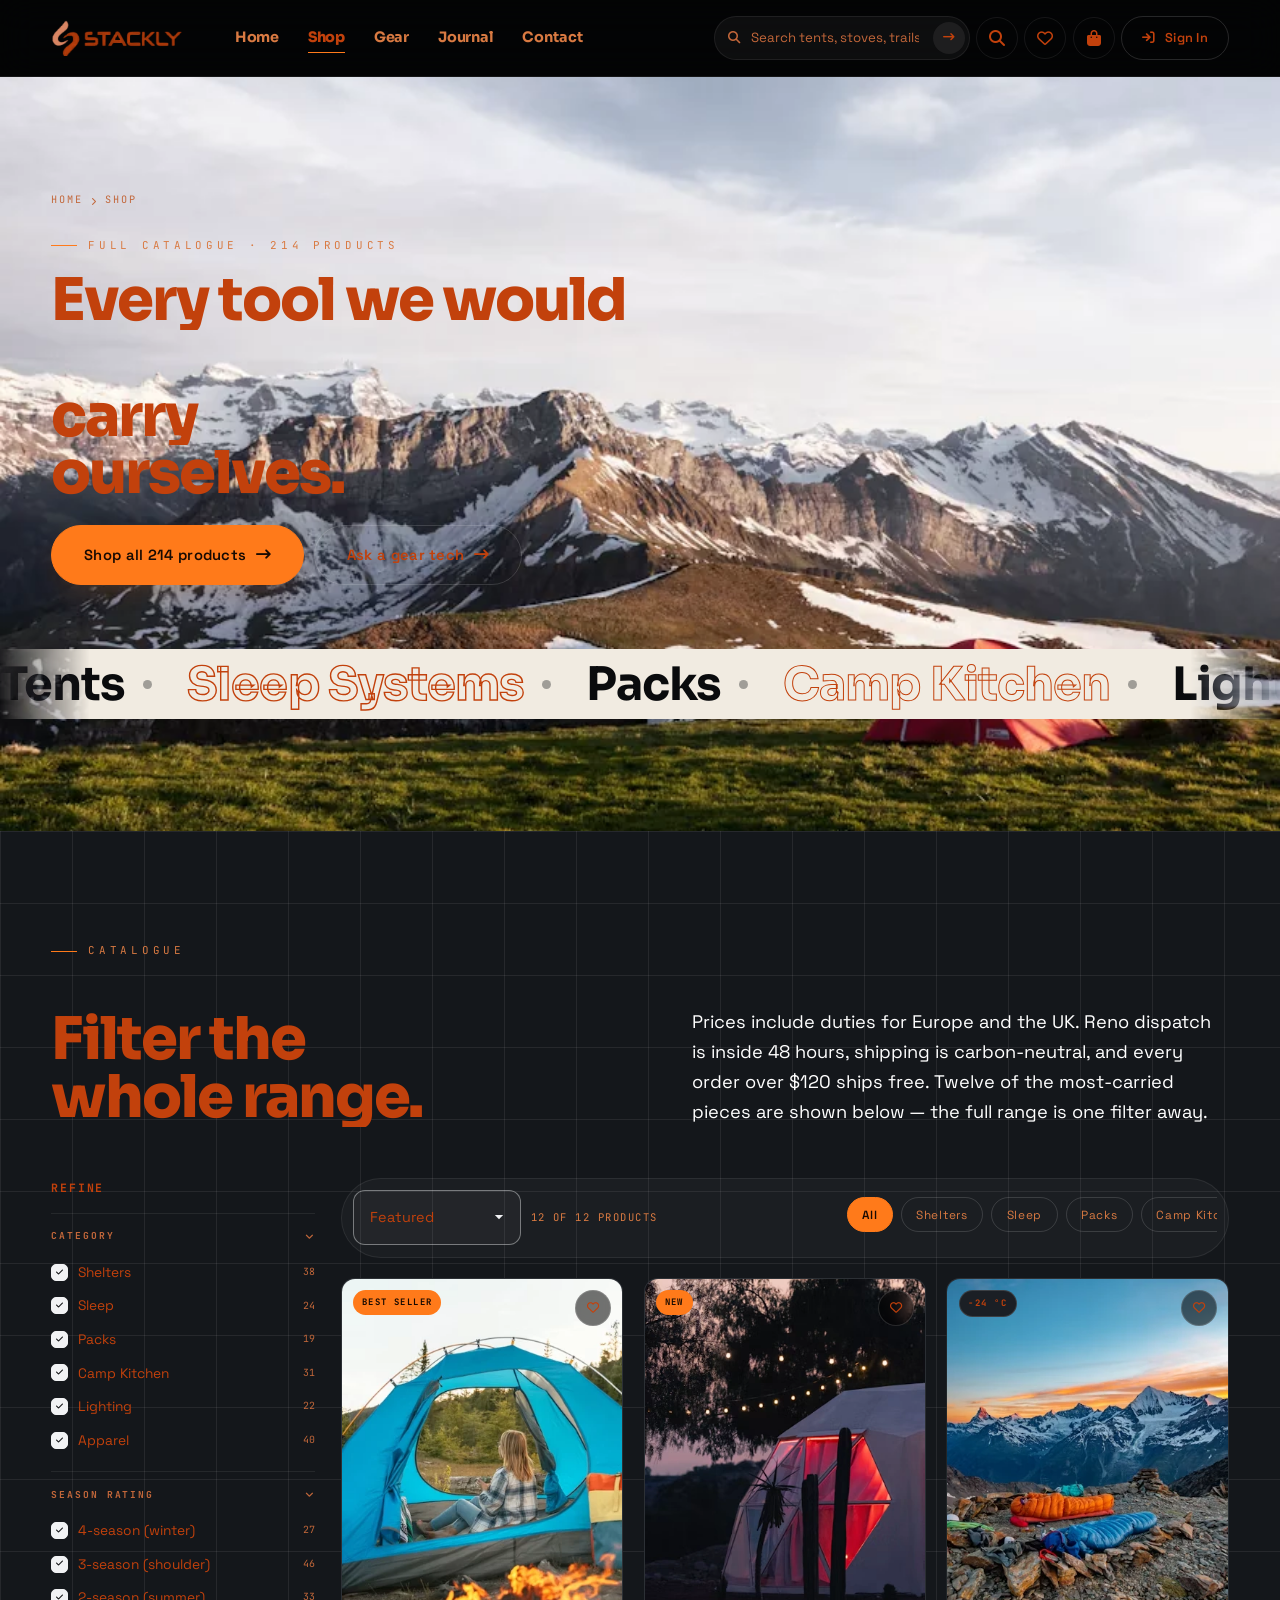
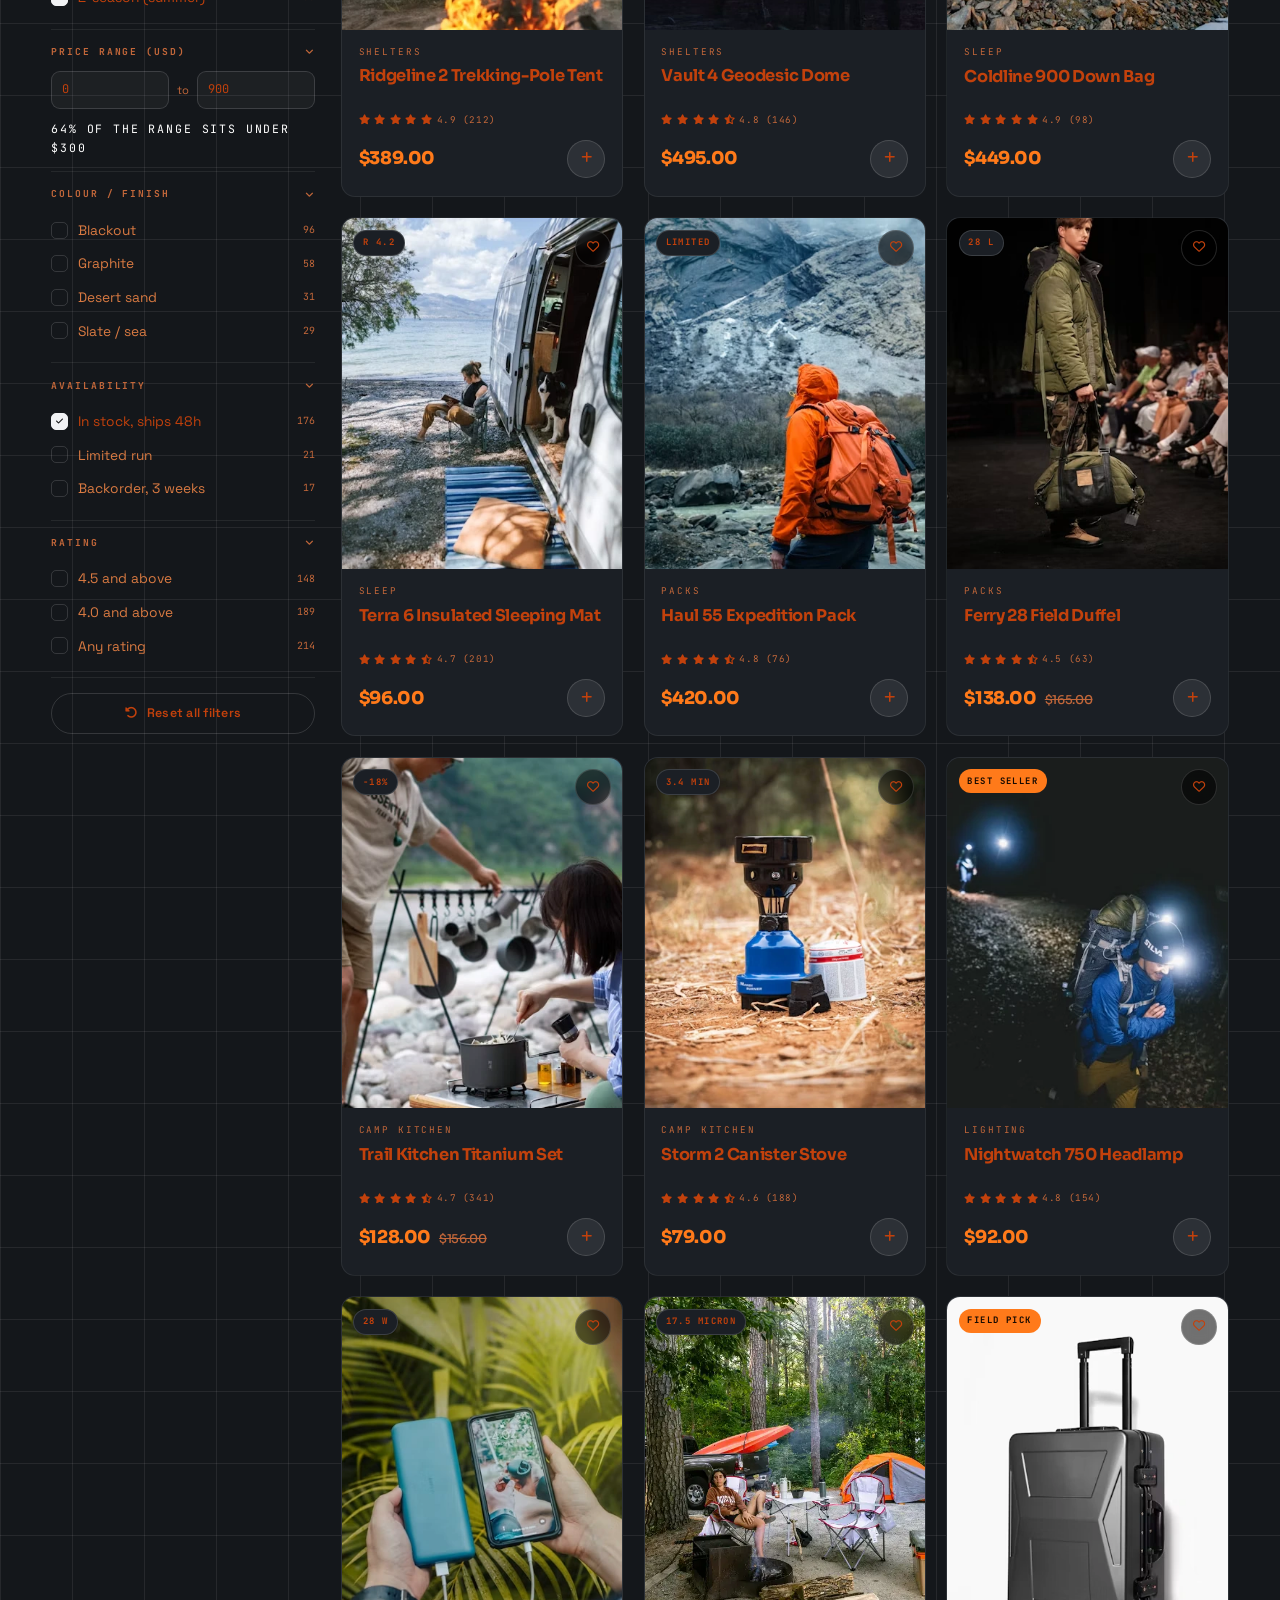
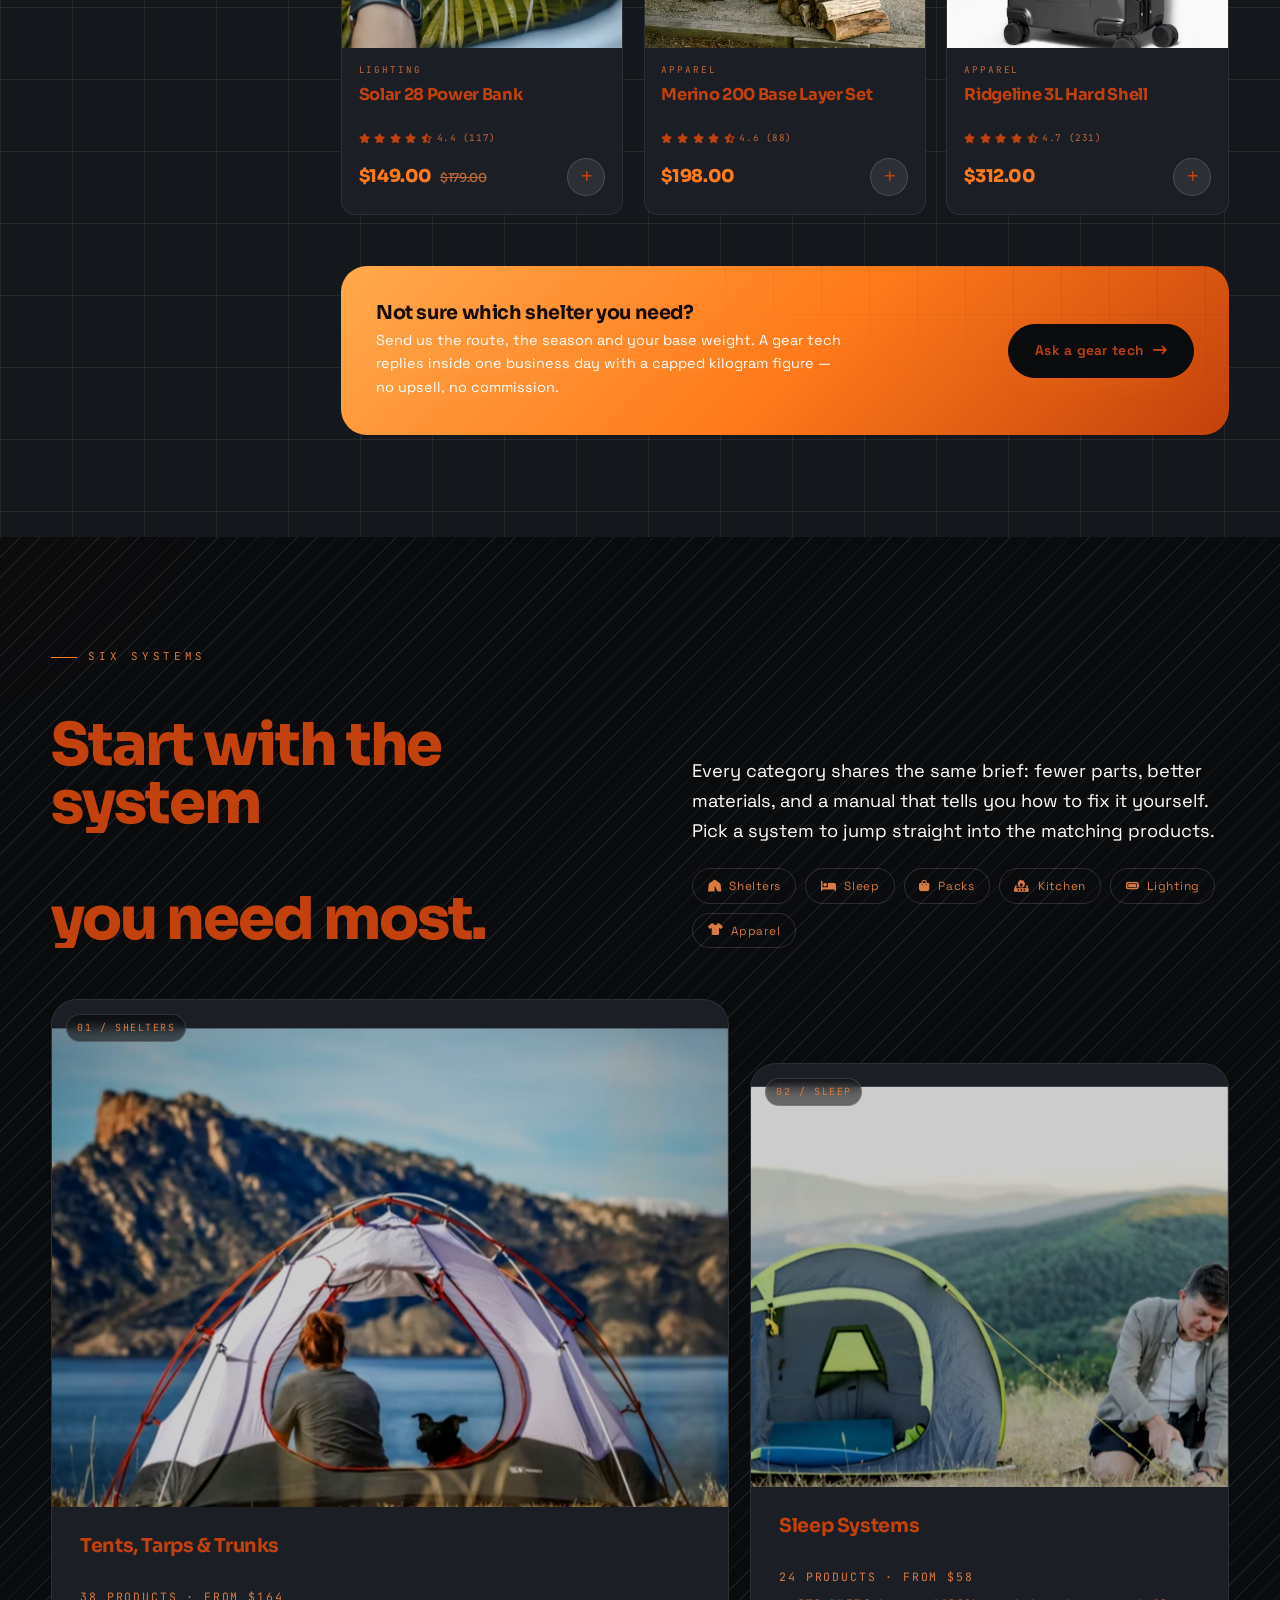
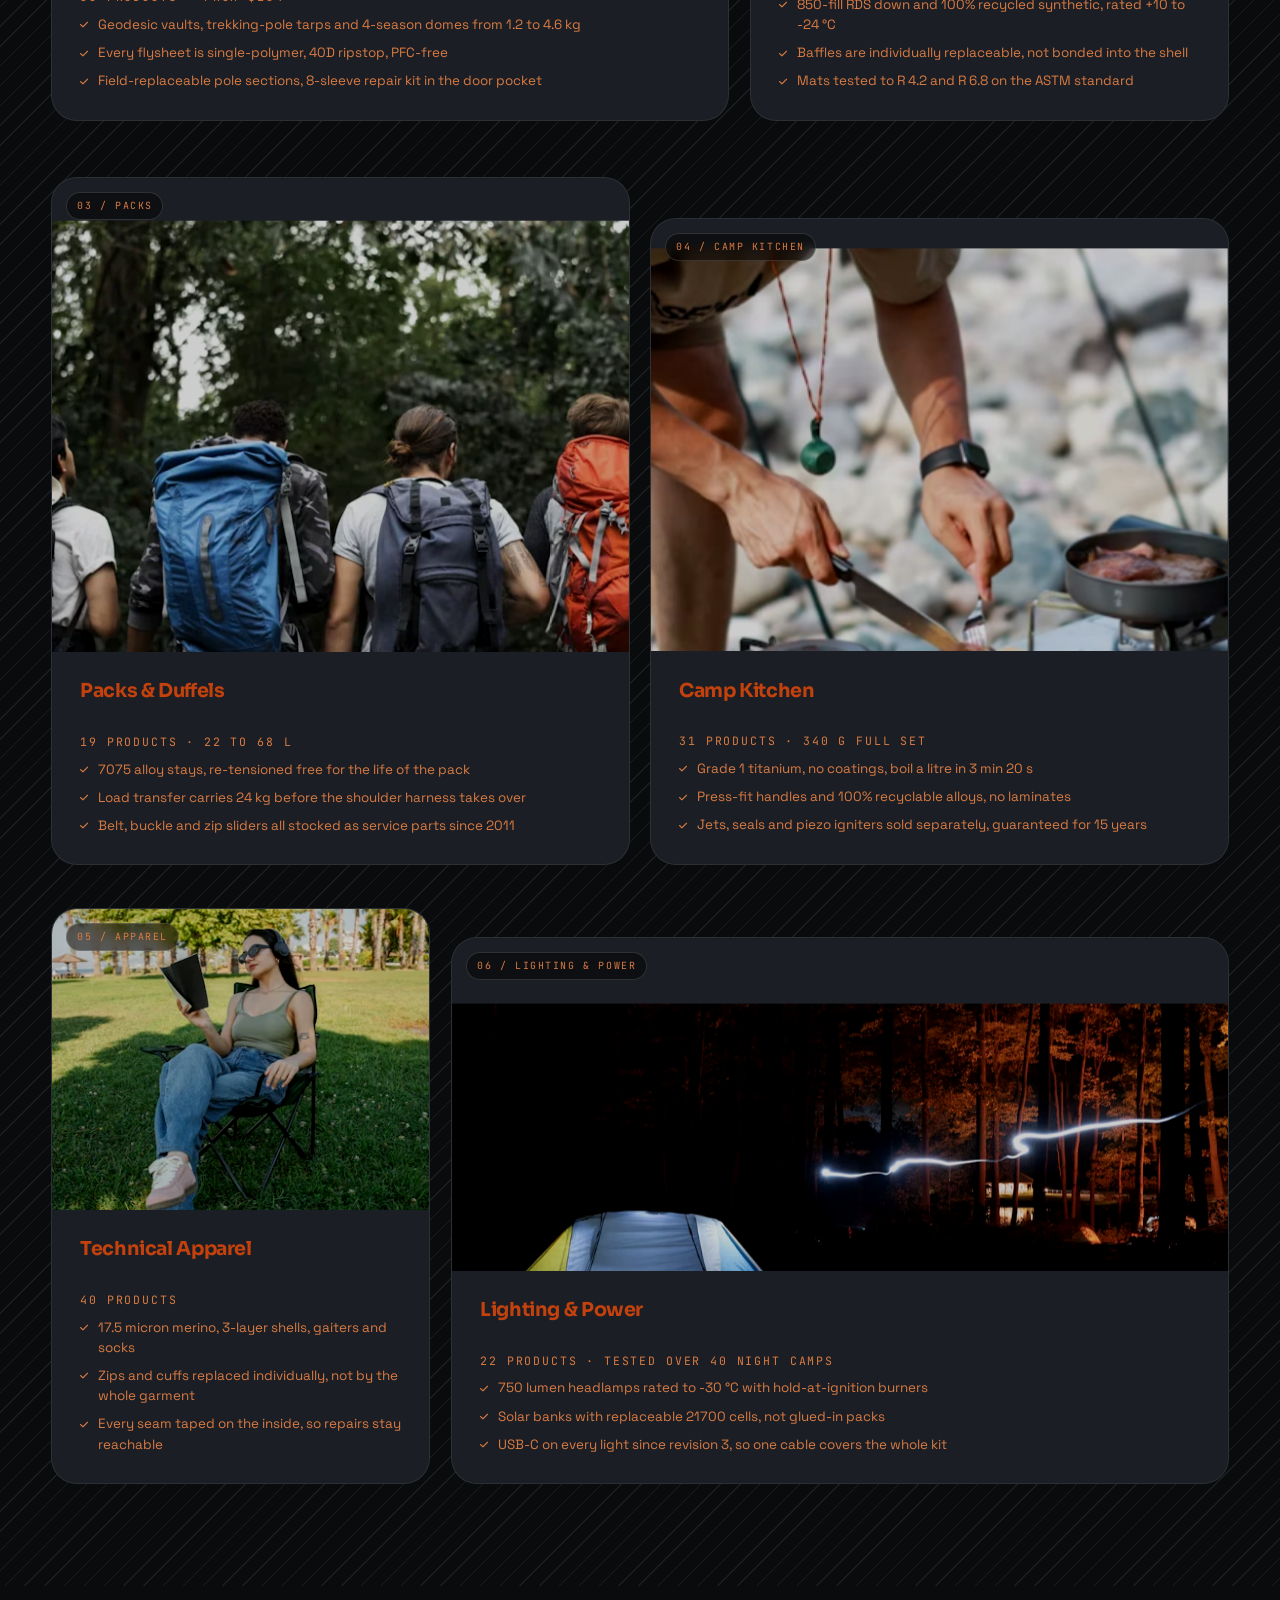
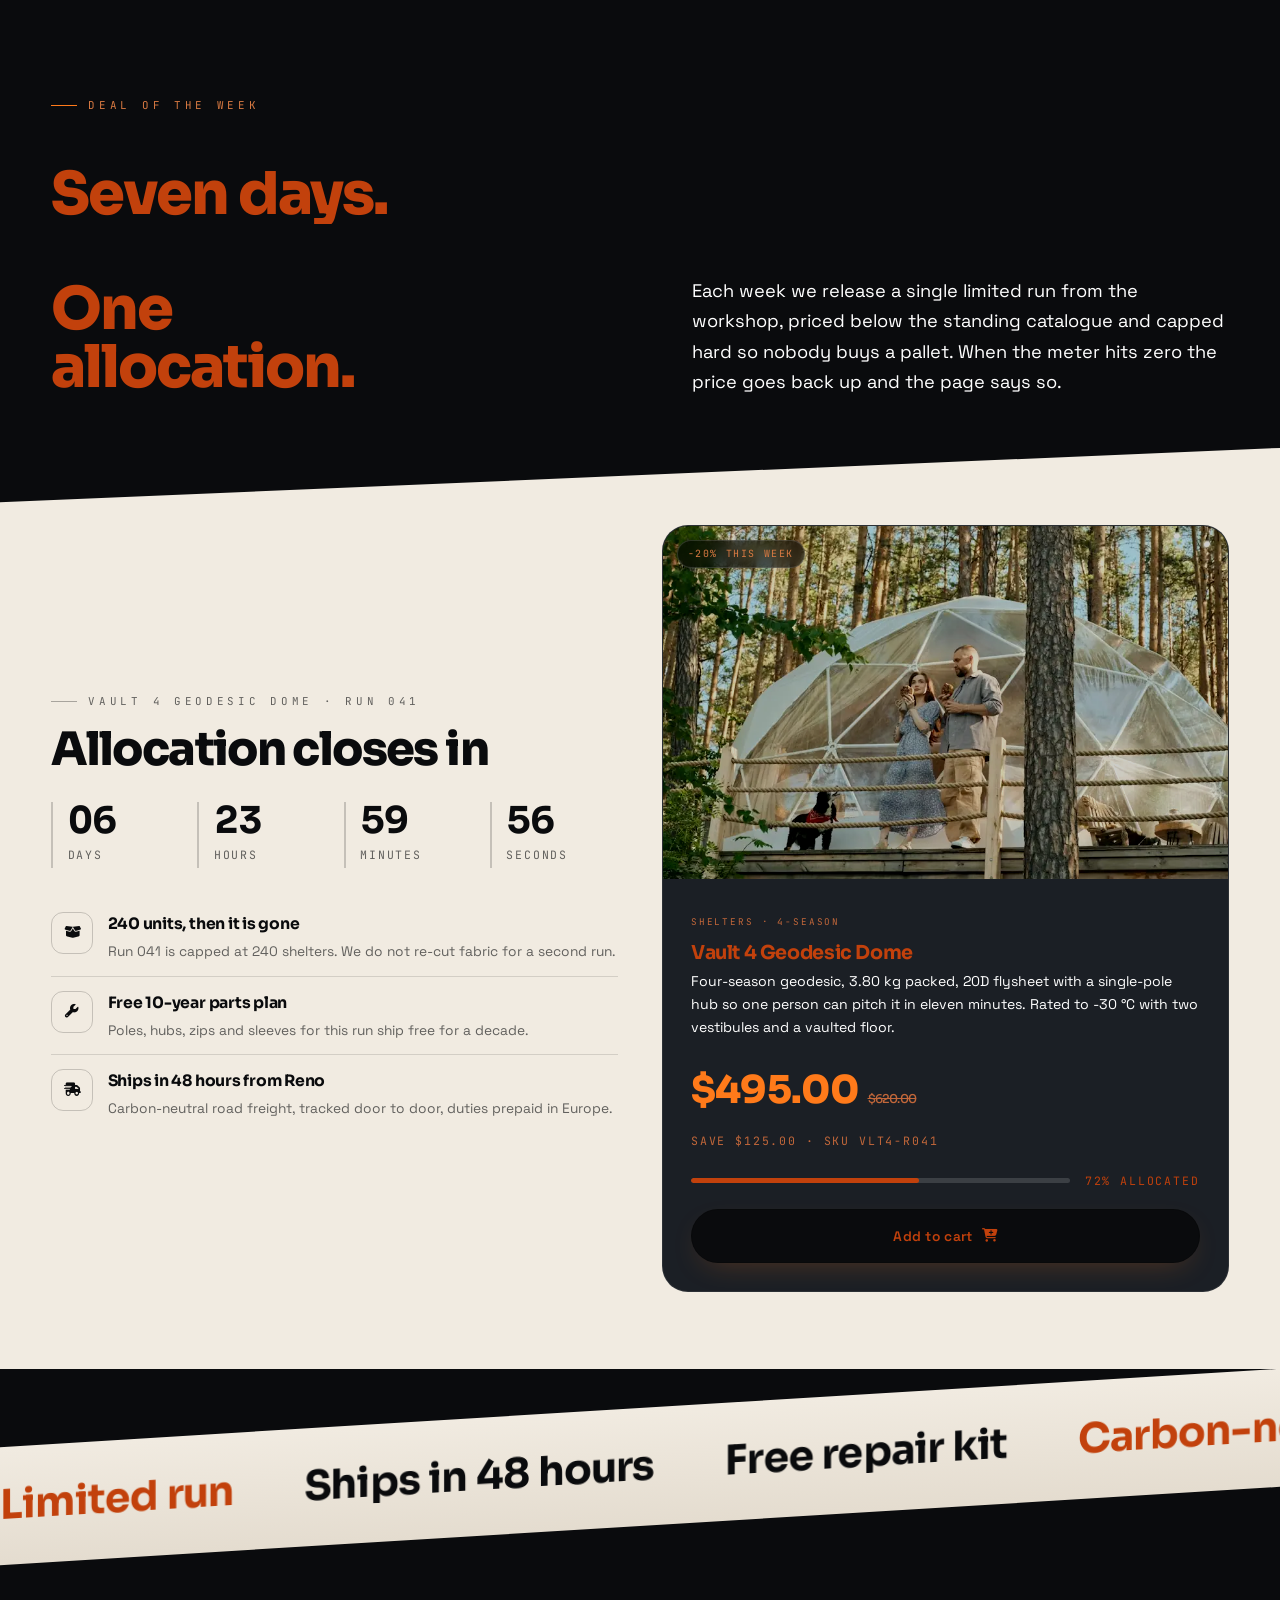
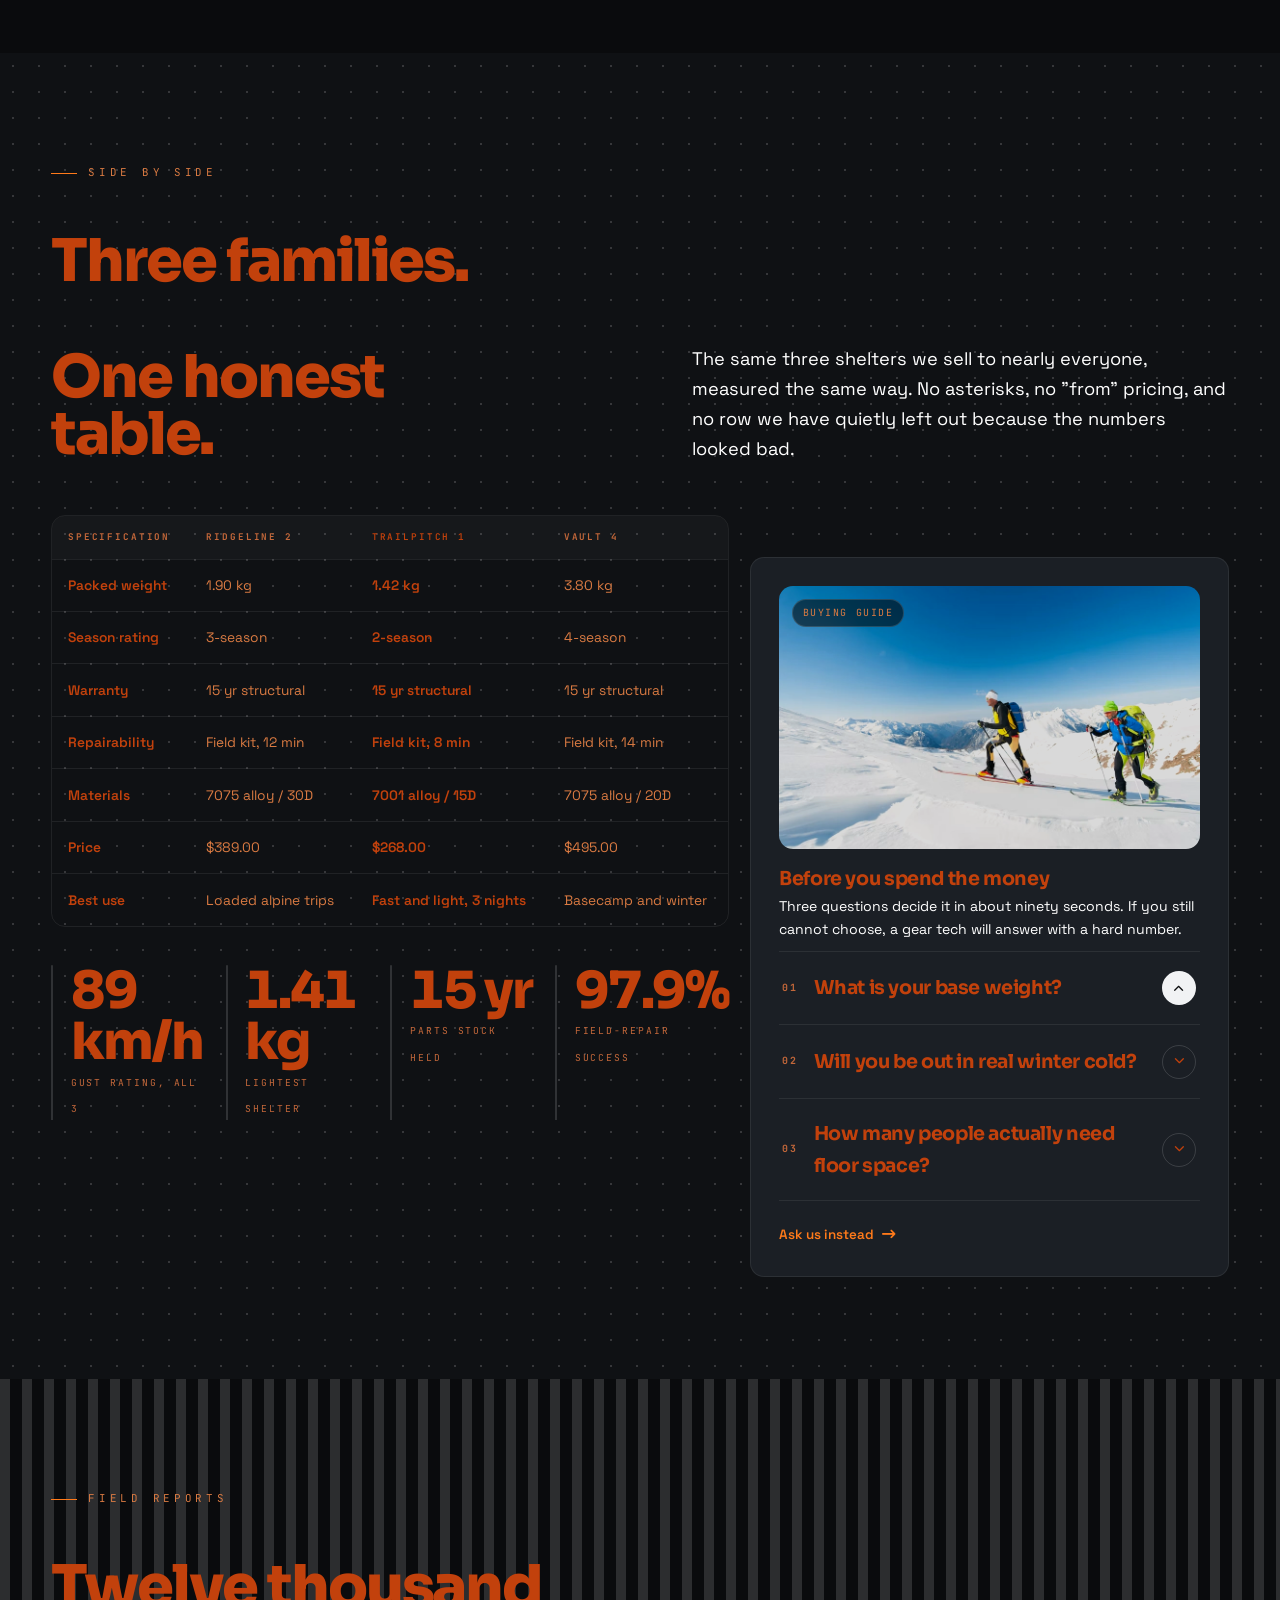
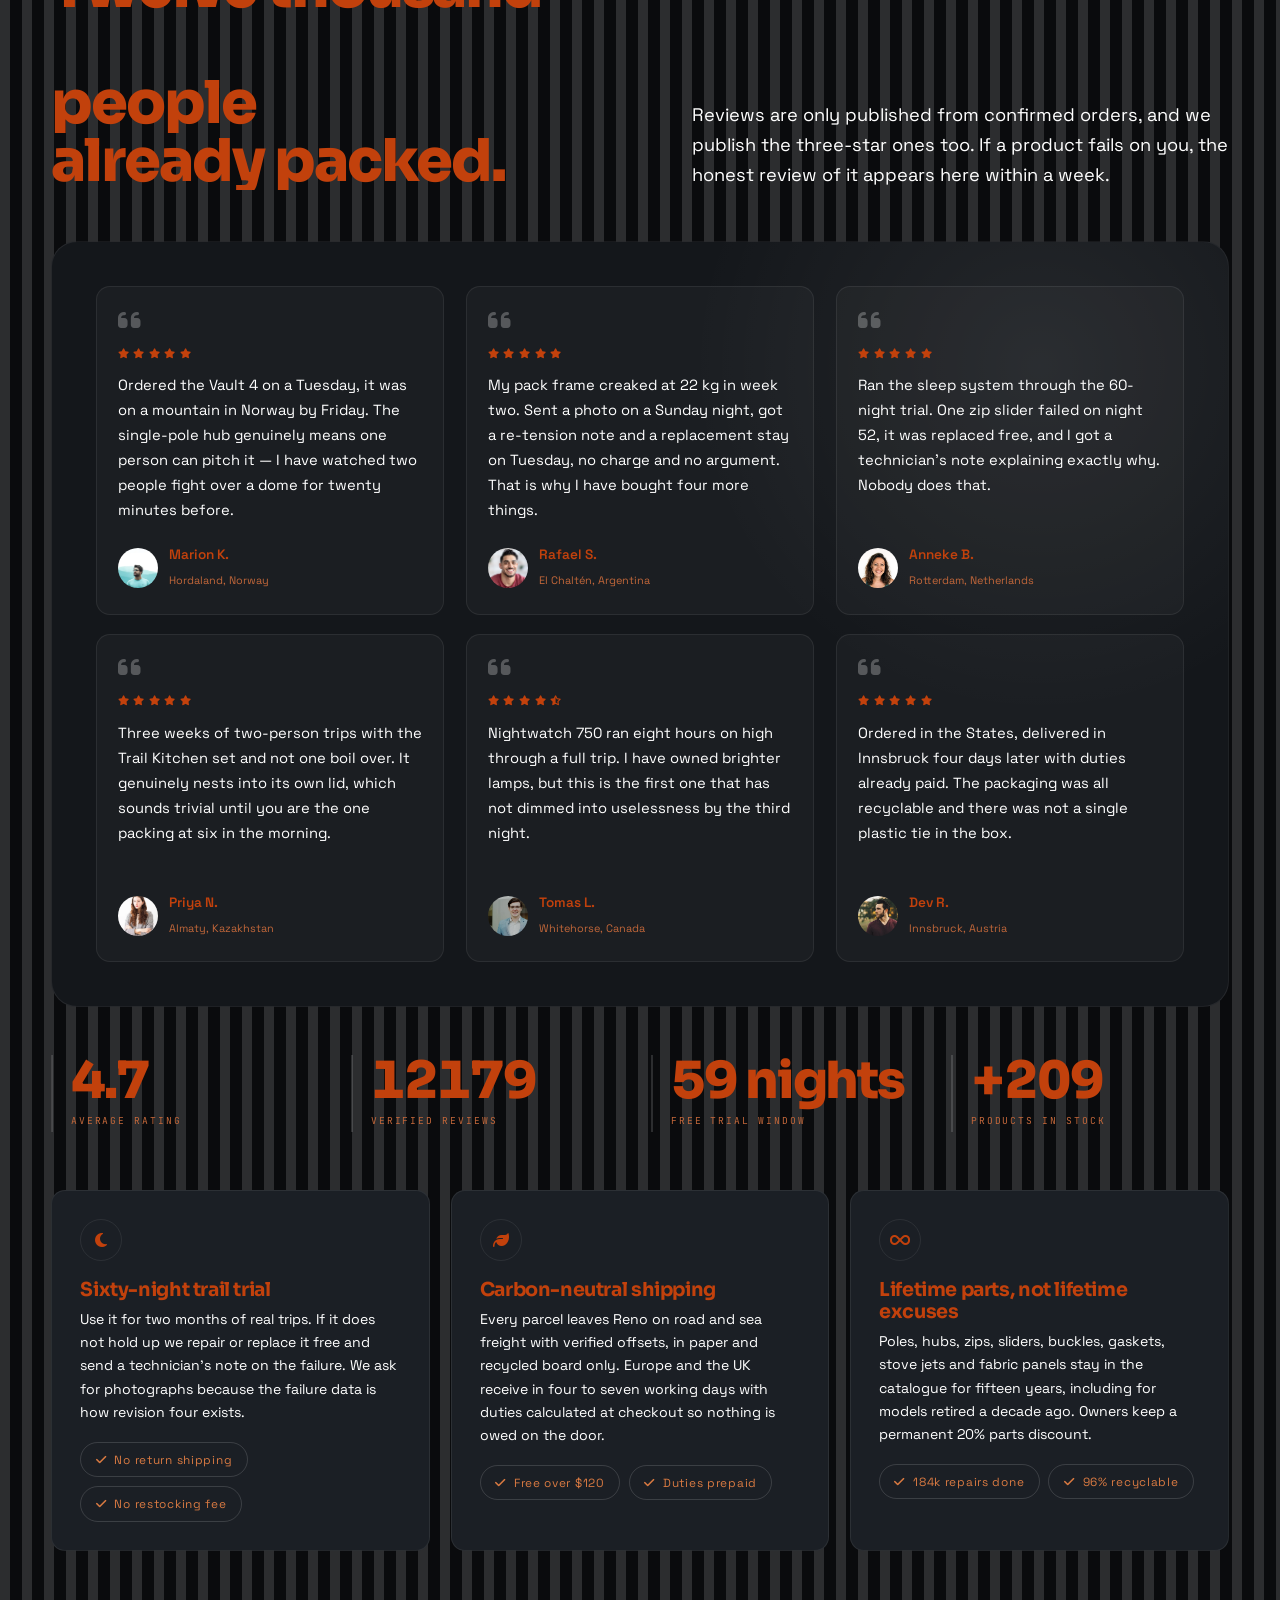
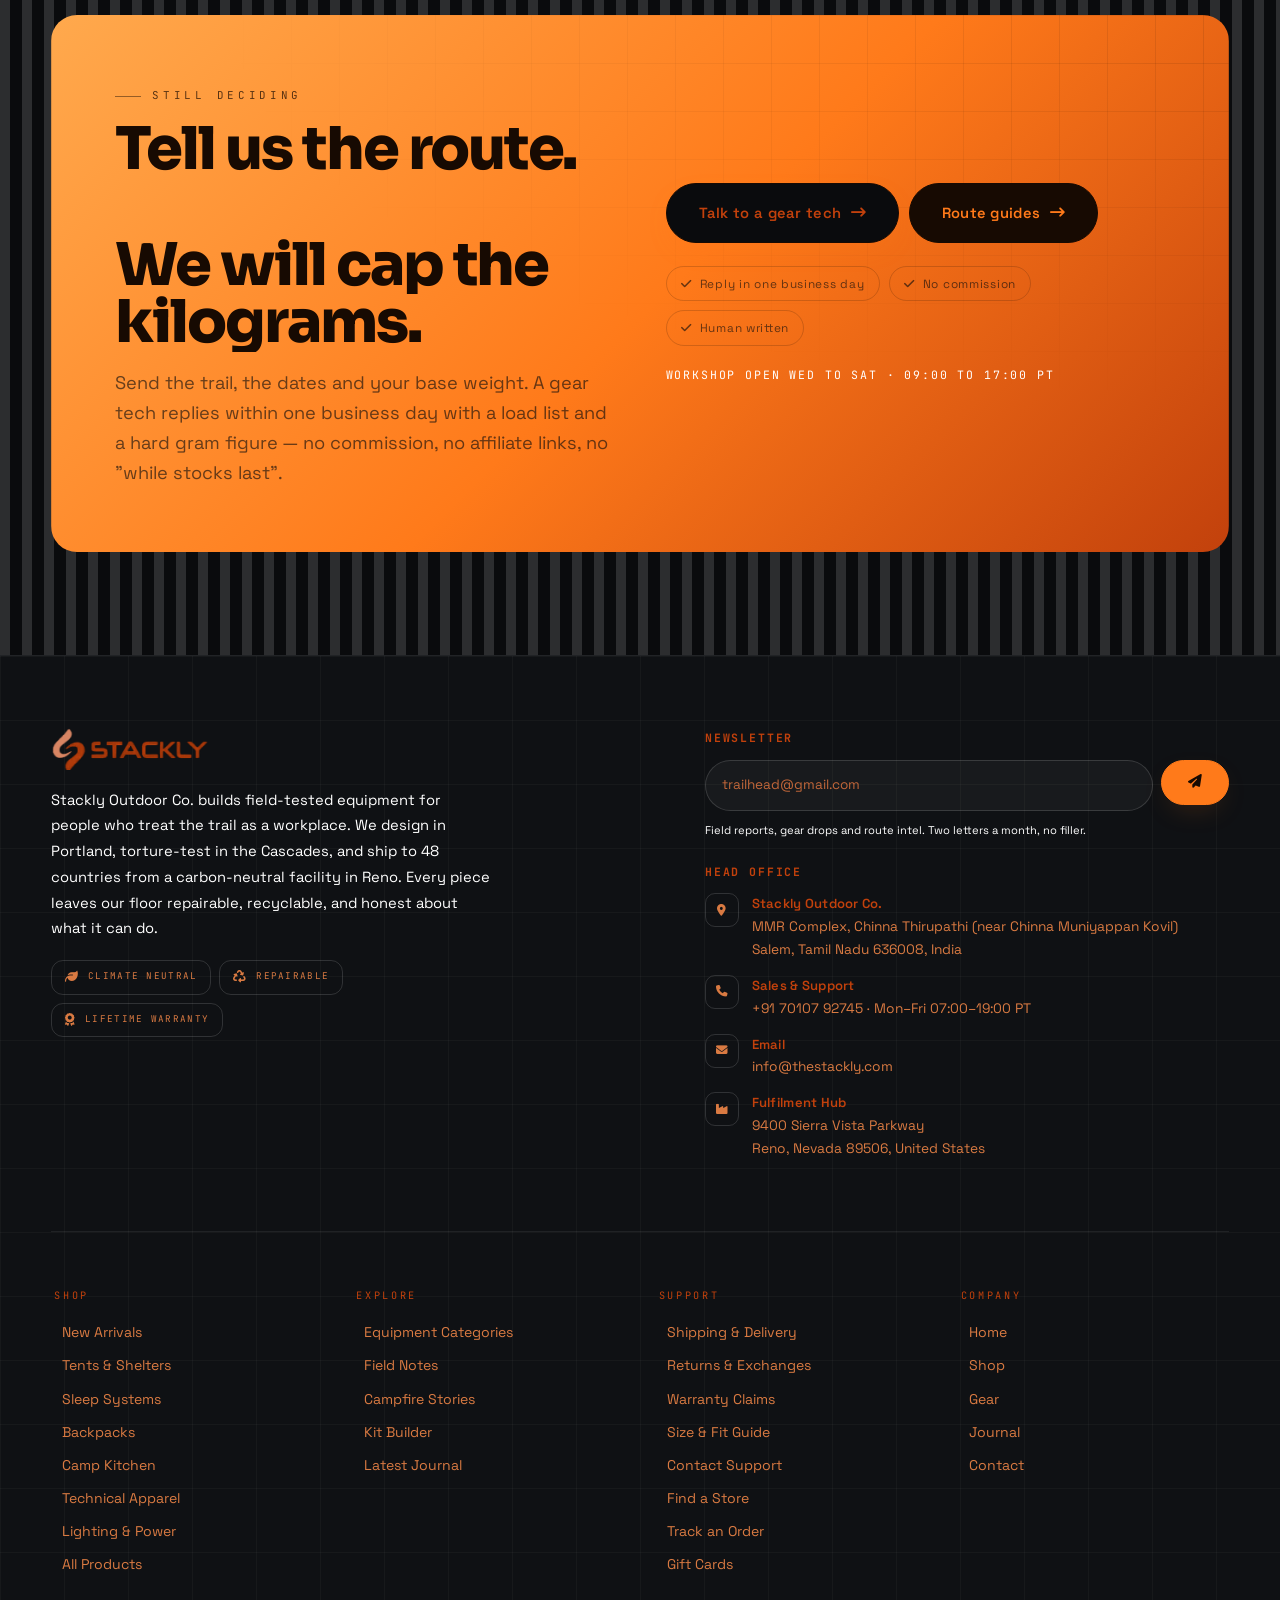
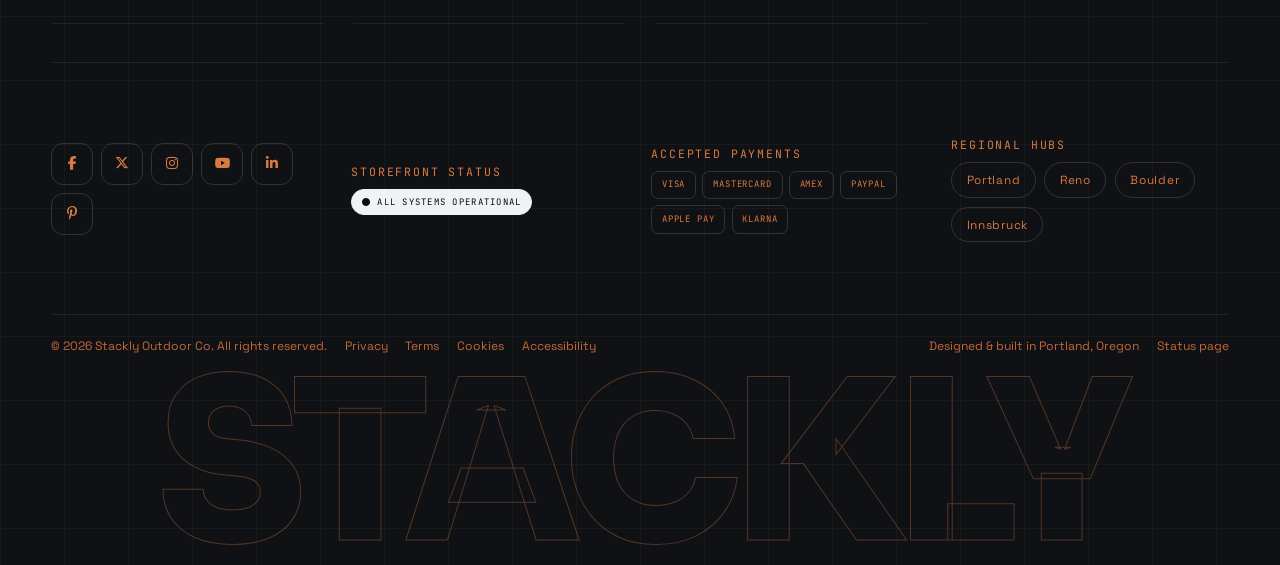
<file: shop.html>
<!DOCTYPE html>
<html lang="en">
<head>
<meta charset="UTF-8" />
<script>
/* run before first paint: never let the browser restore or animate a previous
   scroll position on a fresh load — the new page should just open at the top */
try { if ('scrollRestoration' in history) history.scrollRestoration = 'manual'; } catch (e) {}
document.documentElement.classList.add('no-smooth');
function __clearSmooth(){ setTimeout(function(){ document.documentElement.classList.remove('no-smooth'); }, 120); }
window.addEventListener('load', __clearSmooth);
window.addEventListener('pageshow', __clearSmooth);
</script>
<meta name="viewport" content="width=device-width, initial-scale=1, viewport-fit=cover" />
<meta name="theme-color" content="#000000" />
<title>Shop All Equipment — Stackly Outdoor Co.</title>
<meta name="description" content="Browse the full Stackly catalogue: 214 field-tested tents, sleep systems, packs, camp kitchens, lighting and technical apparel. Filter by season, weight, finish and price. Sixty-night trial, lifetime parts." />
<link rel="preconnect" href="https://fonts.googleapis.com" />
<link rel="preconnect" href="https://fonts.gstatic.com" crossorigin />
<link rel="preconnect" href="https://picsum.photos" />
<link href="https://fonts.googleapis.com/css2?family=Sora:wght@400;600;700;800&family=Space+Grotesk:wght@300;400;500;600;700&family=JetBrains+Mono:wght@400;500&display=swap" rel="stylesheet" />
<link rel="stylesheet" href="https://cdnjs.cloudflare.com/ajax/libs/font-awesome/6.5.2/css/all.min.css" />
<link rel="stylesheet" href="css/style.css" />
<link rel="icon" href="data:image/svg+xml,%3Csvg xmlns='http://www.w3.org/2000/svg' viewBox='0 0 32 32'%3E%3Crect width='32' height='32' rx='8' fill='%23000'/%3E%3Cpath d='M5 25 13 10l5 9M18 25l7-12 4 7' stroke='%23fff' stroke-width='2.4' fill='none' stroke-linecap='round'/%3E%3C/svg%3E" />
</head>
<body data-page="shop">

<div class="loader" id="loader" role="status" aria-label="Loading Stackly">
  <svg class="loader-ridge" viewBox="0 0 1440 400" preserveAspectRatio="none" aria-hidden="true">
    <path d="M0 400 L0 250 L170 120 L300 235 L430 96 L600 258 L760 150 L900 262 L1080 110 L1260 240 L1440 160 L1440 400 Z" fill="none" stroke="rgba(255,255,255,.16)" stroke-width="1.5"/>
    <path d="M0 400 L0 300 L140 190 L300 300 L450 170 L620 300 L780 210 L960 300 L1120 180 L1300 300 L1440 220 L1440 400 Z" fill="rgba(255,255,255,.04)" stroke="rgba(255,255,255,.08)" stroke-width="1"/>
  </svg>
  <div class="loader-inner">
    <div class="loader-mark">
      <svg viewBox="0 0 100 100" aria-hidden="true">
        <circle class="spin-ring" cx="50" cy="50" r="44" fill="none" stroke="rgba(255,255,255,.18)" stroke-width="1.5" stroke-dasharray="26 12"/>
        <circle class="pin-dot" cx="50" cy="50" r="3" fill="#fff"/>
        <g class="pin-pop">
          <path d="M50 30 L62 52 L50 47 L38 52 Z" fill="none" stroke="#fff" stroke-width="2.4" stroke-linejoin="round"/>
          <path d="M22 68 H78" stroke="#fff" stroke-width="2.4" stroke-linecap="round"/>
          <path d="M30 68 L40 52 M46 68 L52 57 M58 68 L64 56" stroke="rgba(255,255,255,.45)" stroke-width="1.6" stroke-linecap="round"/>
        </g>
      </svg>
    </div>
    <div class="loader-word"></div>
    <span class="loader-tag">Outdoor Equipment Co.</span>
    <div class="loader-bar"><i></i></div>
    <span class="loader-pct">LOADING <b>00</b> / 100</span>
    <p class="loader-tips" style="transition:opacity .26s"></p>
  </div>
</div>

<div id="layout-header"></div>

<main>

  <!-- ================= 1 · PAGE HERO ================= -->
  <section class="phero" id="new" aria-label="Shop introduction">
    <div class="phero-bg">
      <img src="assets/shop_hero_image.webp" alt="Wall of shelving stacked with tents, packs and camp stoves in the Portland workshop" fetchpriority="high" />
    </div>
    <div class="wrap">
      <nav class="crumbs" aria-label="Breadcrumb">
        <a href="index.html">Home</a>
        <i class="fa-solid fa-chevron-right"></i>
        <span>Shop</span>
      </nav>

      <span class="eyebrow">Full Catalogue · 214 Products</span>
      <h1 class="d2" style="margin:1.1rem 0 1.2rem;max-width:20ch" data-split>Every tool we would<br />carry <span class="hl">ourselves.</span></h1>
      
      

      <div style="display:flex;flex-wrap:wrap;gap:.6rem;margin-top:1.4rem">
        <a class="btn solid lg" href="#all" data-magnetic>Shop all 214 products <i class="fa-solid fa-arrow-right-long fa-arrow"></i></a>
        <a class="btn lg" href="contact.html">Ask a gear tech <i class="fa-solid fa-arrow-right-long fa-arrow"></i></a>
      </div>
    </div>

    <div class="marquee" style="--mq-dur:46s;position:relative;z-index:2;margin-top:clamp(2.2rem,5vw,4rem)">
      <div class="marquee-track fwd">
        <span class="mq-item">Tents<i class="mq-dot"></i></span>
        <span class="mq-item mq-outline">Sleep Systems<i class="mq-dot"></i></span>
        <span class="mq-item">Packs<i class="mq-dot"></i></span>
        <span class="mq-item mq-outline thin">Camp Kitchen<i class="mq-dot"></i></span>
        <span class="mq-item">Lighting<i class="mq-dot"></i></span>
        <span class="mq-item mq-outline">Technical Apparel<i class="mq-dot"></i></span>
        <span class="mq-item">Field Repair Parts<i class="mq-dot"></i></span>
      </div>
    </div>
  </section>

  <!-- ================= 2 · TOOLBAR + FILTERS + PRODUCT GRID ================= -->
  <section class="sec bg-grid" id="all" aria-labelledby="all-h">
    <div class="wrap">
      <div class="sec-head split">
        <div>
          <span class="eyebrow">Catalogue</span>
          <h2 class="d2 mt-l" id="all-h" data-split>Filter the <span class="hl">whole range.</span></h2>
        </div>
        <div>
          <p class="lead">Prices include duties for Europe and the UK. Reno dispatch is inside 48 hours, shipping is carbon-neutral, and every order over $120 ships free. Twelve of the most-carried pieces are shown below — the full range is one filter away.</p>
        </div>
      </div>

      <div class="shop-grid">

        <aside class="filters" id="filterPanel" aria-label="Product filters">
          <div style="display:flex;align-items:center;gap:.6rem;margin-bottom:1rem">
            <b class="mono" style="flex:1 1 auto">Refine</b>
            <button class="icon-btn hide-desk" id="filterClose" type="button" aria-label="Close filters" style="width:36px;height:36px;font-size:.7rem"><i class="fa-solid fa-xmark"></i></button>
          </div>

          <div class="fgroup">
            <b>Category <i class="fa-solid fa-angle-down"></i></b>
            <label class="fopt"><input type="checkbox" checked /><span class="box"></span><span class="fl">Shelters</span><span class="fn">38</span></label>
            <label class="fopt"><input type="checkbox" checked /><span class="box"></span><span class="fl">Sleep</span><span class="fn">24</span></label>
            <label class="fopt"><input type="checkbox" checked /><span class="box"></span><span class="fl">Packs</span><span class="fn">19</span></label>
            <label class="fopt"><input type="checkbox" checked /><span class="box"></span><span class="fl">Camp Kitchen</span><span class="fn">31</span></label>
            <label class="fopt"><input type="checkbox" checked /><span class="box"></span><span class="fl">Lighting</span><span class="fn">22</span></label>
            <label class="fopt"><input type="checkbox" checked /><span class="box"></span><span class="fl">Apparel</span><span class="fn">40</span></label>
          </div>

          <div class="fgroup">
            <b>Season rating <i class="fa-solid fa-angle-down"></i></b>
            <label class="fopt"><input type="checkbox" checked /><span class="box"></span><span class="fl">4-season (winter)</span><span class="fn">27</span></label>
            <label class="fopt"><input type="checkbox" checked /><span class="box"></span><span class="fl">3-season (shoulder)</span><span class="fn">46</span></label>
            <label class="fopt"><input type="checkbox" checked /><span class="box"></span><span class="fl">2-season (summer)</span><span class="fn">33</span></label>
          </div>

          <div class="fgroup">
            <b>Price range (USD) <i class="fa-solid fa-angle-down"></i></b>
            <div class="rng">
              <input type="number" min="0" max="2000" step="10" value="0" aria-label="Minimum price" />
              <span>to</span>
              <input type="number" min="0" max="2000" step="10" value="900" aria-label="Maximum price" />
            </div>
            <p class="mono" style="margin-top:.6rem">64% of the range sits under $300</p>
          </div>

          <div class="fgroup">
            <b>Colour / finish <i class="fa-solid fa-angle-down"></i></b>
            <label class="fopt"><input type="checkbox" /><span class="box"></span><span class="fl">Blackout</span><span class="fn">96</span></label>
            <label class="fopt"><input type="checkbox" /><span class="box"></span><span class="fl">Graphite</span><span class="fn">58</span></label>
            <label class="fopt"><input type="checkbox" /><span class="box"></span><span class="fl">Desert sand</span><span class="fn">31</span></label>
            <label class="fopt"><input type="checkbox" /><span class="box"></span><span class="fl">Slate / sea</span><span class="fn">29</span></label>
          </div>

          <div class="fgroup">
            <b>Availability <i class="fa-solid fa-angle-down"></i></b>
            <label class="fopt"><input type="checkbox" checked /><span class="box"></span><span class="fl">In stock, ships 48h</span><span class="fn">176</span></label>
            <label class="fopt"><input type="checkbox" /><span class="box"></span><span class="fl">Limited run</span><span class="fn">21</span></label>
            <label class="fopt"><input type="checkbox" /><span class="box"></span><span class="fl">Backorder, 3 weeks</span><span class="fn">17</span></label>
          </div>

          <div class="fgroup">
            <b>Rating <i class="fa-solid fa-angle-down"></i></b>
            <label class="fopt"><input type="checkbox" /><span class="box"></span><span class="fl">4.5 and above</span><span class="fn">148</span></label>
            <label class="fopt"><input type="checkbox" /><span class="box"></span><span class="fl">4.0 and above</span><span class="fn">189</span></label>
            <label class="fopt"><input type="checkbox" /><span class="box"></span><span class="fl">Any rating</span><span class="fn">214</span></label>
          </div>

          <div class="fgroup" style="padding-bottom:0">
            <button class="btn sm block" type="button"><i class="fa-solid fa-rotate-left"></i> Reset all filters</button>
          </div>
        </aside>

        <div style="min-width:0">
          <div class="fbar">
            <div class="field" style="margin:0;flex:0 0 auto;min-width:168px">
              <select id="sortSel" aria-label="Sort products">
                <option value="feat">Featured</option>
                <option value="lo">Price: low to high</option>
                <option value="hi">Price: high to low</option>
                <option value="az">Name: A to Z</option>
                <option value="rate">Top rated</option>
              </select>
            </div>
            <span class="fcount" id="shopCount">12 OF 12 PRODUCTS</span>
            <span class="spacer"></span>
            <button class="btn sm hide-desk" id="filterOpen" type="button" style="flex:0 0 auto"><i class="fa-solid fa-sliders"></i> Filters</button>
            <div class="chip-scroll" id="shopChips" style="flex:1 1 200px;min-width:0">
              <button class="chip on" type="button" data-cat="all" aria-pressed="true">All</button>
              <button class="chip" type="button" data-cat="Shelters" aria-pressed="false">Shelters</button>
              <button class="chip" type="button" data-cat="Sleep" aria-pressed="false">Sleep</button>
              <button class="chip" type="button" data-cat="Packs" aria-pressed="false">Packs</button>
              <button class="chip" type="button" data-cat="Camp Kitchen" aria-pressed="false">Camp Kitchen</button>
              <button class="chip" type="button" data-cat="Lighting" aria-pressed="false">Lighting</button>
              <button class="chip" type="button" data-cat="Apparel" aria-pressed="false">Apparel</button>
            </div>
          </div>

          <div class="g g-3" id="productGrid" style="margin-top:clamp(1rem,1.6vw,1.6rem)">

            <!-- 01 -->
            <article class="pcard spot" data-item="sh-r2" data-cat="Shelters" data-price="389" data-rating="4.9" data-name="Ridgeline 2 Trekking-Pole Tent" data-reveal>
              <div class="pcard-media">
                <img src="assets/trekking_pole_tent.webp" alt="Ridgeline 2 trekking-pole tent pitched on a granite bench" loading="lazy" />
                <div class="pcard-badges"><span class="badge">Best seller</span></div>
                <button class="pcard-fav" type="button" data-wish="sh-r2" aria-label="Save Ridgeline 2 to wishlist"><i class="fa-regular fa-heart"></i></button>
                <div class="pcard-quick">
                  <button class="btn sm solid" style="flex:1" type="button" data-add data-id="sh-r2" data-name="Ridgeline 2 Trekking-Pole Tent" data-price="389" data-cat="Shelters"><span>Add to cart</span></button>
                </div>
              </div>
              <div class="pcard-body">
                <span class="pcard-cat">Shelters</span>
                <b class="pcard-title">Ridgeline 2 Trekking-Pole Tent</b>
                <div class="stars"><i class="fa-solid fa-star"></i><i class="fa-solid fa-star"></i><i class="fa-solid fa-star"></i><i class="fa-solid fa-star"></i><i class="fa-solid fa-star"></i><span class="cnt">4.9 (212)</span></div>
                <div class="pcard-row">
                  <span class="price">$389.00</span>
                  <button class="add-btn" type="button" data-add data-id="sh-r2" data-name="Ridgeline 2 Trekking-Pole Tent" data-price="389" data-cat="Shelters" aria-label="Add Ridgeline 2 to cart"><i class="fa-solid fa-plus"></i></button>
                </div>
              </div>
            </article>

            <!-- 02 -->
            <article class="pcard" data-item="sh-v4" data-cat="Shelters" data-price="495" data-rating="4.8" data-name="Vault 4 Geodesic Dome" data-reveal style="--rd:70ms">
              <div class="pcard-media">
                <img src="assets/Geodesic_Dome.webp" alt="Vault 4 geodesic dome shelter on a snow bench" loading="lazy" />
                <div class="pcard-badges"><span class="badge">New</span></div>
                <button class="pcard-fav" type="button" data-wish="sh-v4" aria-label="Save Vault 4 to wishlist"><i class="fa-regular fa-heart"></i></button>
                <div class="pcard-quick">
                  <button class="btn sm solid" style="flex:1" type="button" data-add data-id="sh-v4" data-name="Vault 4 Geodesic Dome" data-price="495" data-cat="Shelters"><span>Add to cart</span></button>
                </div>
              </div>
              <div class="pcard-body">
                <span class="pcard-cat">Shelters</span>
                <b class="pcard-title">Vault 4 Geodesic Dome</b>
                <div class="stars"><i class="fa-solid fa-star"></i><i class="fa-solid fa-star"></i><i class="fa-solid fa-star"></i><i class="fa-solid fa-star"></i><i class="fa-solid fa-star-half-stroke"></i><span class="cnt">4.8 (146)</span></div>
                <div class="pcard-row">
                  <span class="price">$495.00</span>
                  <button class="add-btn" type="button" data-add data-id="sh-v4" data-name="Vault 4 Geodesic Dome" data-price="495" data-cat="Shelters" aria-label="Add Vault 4 to cart"><i class="fa-solid fa-plus"></i></button>
                </div>
              </div>
            </article>

            <!-- 03 -->
            <article class="pcard" data-item="sl-c9" data-cat="Sleep" data-price="449" data-rating="4.9" data-name="Coldline 900 Down Bag" data-reveal="left" style="--rd:140ms">
              <div class="pcard-media">
                <img src="assets/downbag.webp" alt="Coldline 900 down sleeping bag unzipped on a snowfield" loading="lazy" />
                <div class="pcard-badges"><span class="badge soft">-24 &deg;C</span></div>
                <button class="pcard-fav" type="button" data-wish="sl-c9" aria-label="Save Coldline 900 to wishlist"><i class="fa-regular fa-heart"></i></button>
                <div class="pcard-quick">
                  <button class="btn sm solid" style="flex:1" type="button" data-add data-id="sl-c9" data-name="Coldline 900 Down Bag" data-price="449" data-cat="Sleep"><span>Add to cart</span></button>
                </div>
              </div>
              <div class="pcard-body">
                <span class="pcard-cat">Sleep</span>
                <b class="pcard-title">Coldline 900 Down Bag</b>
                <div class="stars"><i class="fa-solid fa-star"></i><i class="fa-solid fa-star"></i><i class="fa-solid fa-star"></i><i class="fa-solid fa-star"></i><i class="fa-solid fa-star"></i><span class="cnt">4.9 (98)</span></div>
                <div class="pcard-row">
                  <span class="price">$449.00</span>
                  <button class="add-btn" type="button" data-add data-id="sl-c9" data-name="Coldline 900 Down Bag" data-price="449" data-cat="Sleep" aria-label="Add Coldline 900 to cart"><i class="fa-solid fa-plus"></i></button>
                </div>
              </div>
            </article>

            <!-- 04 -->
            <article class="pcard" data-item="sl-t6" data-cat="Sleep" data-price="96" data-rating="4.7" data-name="Terra 6 Insulated Sleeping Mat" data-reveal style="--rd:60ms">
              <div class="pcard-media">
                <img src="assets/insulated_mat.webp" alt="Terra 6 insulated sleeping mat rolled beside a stove" loading="lazy" />
                <div class="pcard-badges"><span class="badge soft">R 4.2</span></div>
                <button class="pcard-fav" type="button" data-wish="sl-t6" aria-label="Save Terra 6 to wishlist"><i class="fa-regular fa-heart"></i></button>
                <div class="pcard-quick">
                  <button class="btn sm solid" style="flex:1" type="button" data-add data-id="sl-t6" data-name="Terra 6 Insulated Sleeping Mat" data-price="96" data-cat="Sleep"><span>Add to cart</span></button>
                </div>
              </div>
              <div class="pcard-body">
                <span class="pcard-cat">Sleep</span>
                <b class="pcard-title">Terra 6 Insulated Sleeping Mat</b>
                <div class="stars"><i class="fa-solid fa-star"></i><i class="fa-solid fa-star"></i><i class="fa-solid fa-star"></i><i class="fa-solid fa-star"></i><i class="fa-solid fa-star-half-stroke"></i><span class="cnt">4.7 (201)</span></div>
                <div class="pcard-row">
                  <span class="price">$96.00</span>
                  <button class="add-btn" type="button" data-add data-id="sl-t6" data-name="Terra 6 Insulated Sleeping Mat" data-price="96" data-cat="Sleep" aria-label="Add Terra 6 to cart"><i class="fa-solid fa-plus"></i></button>
                </div>
              </div>
            </article>

            <!-- 05 -->
            <article class="pcard" data-item="pk-h55" data-cat="Packs" data-price="420" data-rating="4.8" data-name="Haul 55 Expedition Pack" data-reveal="right" style="--rd:120ms">
              <div class="pcard-media">
                <img src="assets/Haul_55_Expedition_Pack.webp" alt="Haul 55 expedition pack loaded and stood upright on scree" loading="lazy" />
                <div class="pcard-badges"><span class="badge soft">Limited</span></div>
                <button class="pcard-fav" type="button" data-wish="pk-h55" aria-label="Save Haul 55 to wishlist"><i class="fa-regular fa-heart"></i></button>
                <div class="pcard-quick">
                  <button class="btn sm solid" style="flex:1" type="button" data-add data-id="pk-h55" data-name="Haul 55 Expedition Pack" data-price="420" data-cat="Packs"><span>Add to cart</span></button>
                </div>
              </div>
              <div class="pcard-body">
                <span class="pcard-cat">Packs</span>
                <b class="pcard-title">Haul 55 Expedition Pack</b>
                <div class="stars"><i class="fa-solid fa-star"></i><i class="fa-solid fa-star"></i><i class="fa-solid fa-star"></i><i class="fa-solid fa-star"></i><i class="fa-solid fa-star-half-stroke"></i><span class="cnt">4.8 (76)</span></div>
                <div class="pcard-row">
                  <span class="price">$420.00</span>
                  <button class="add-btn" type="button" data-add data-id="pk-h55" data-name="Haul 55 Expedition Pack" data-price="420" data-cat="Packs" aria-label="Add Haul 55 to cart"><i class="fa-solid fa-plus"></i></button>
                </div>
              </div>
            </article>

            <!-- 06 -->
            <article class="pcard" data-item="pk-f28" data-cat="Packs" data-price="138" data-rating="4.5" data-name="Ferry 28 Field Duffel" data-reveal style="--rd:190ms">
              <div class="pcard-media">
                <img src="assets/Field_Duffel.webp" alt="Ferry 28 field duffel bag lashed to a rafters rack" loading="lazy" />
                <div class="pcard-badges"><span class="badge soft">28 L</span></div>
                <button class="pcard-fav" type="button" data-wish="pk-f28" aria-label="Save Ferry 28 to wishlist"><i class="fa-regular fa-heart"></i></button>
                <div class="pcard-quick">
                  <button class="btn sm solid" style="flex:1" type="button" data-add data-id="pk-f28" data-name="Ferry 28 Field Duffel" data-price="138" data-cat="Packs"><span>Add to cart</span></button>
                </div>
              </div>
              <div class="pcard-body">
                <span class="pcard-cat">Packs</span>
                <b class="pcard-title">Ferry 28 Field Duffel</b>
                <div class="stars"><i class="fa-solid fa-star"></i><i class="fa-solid fa-star"></i><i class="fa-solid fa-star"></i><i class="fa-solid fa-star"></i><i class="fa-solid fa-star-half-stroke"></i><span class="cnt">4.5 (63)</span></div>
                <div class="pcard-row">
                  <span class="price">$138.00 <s>$165.00</s></span>
                  <button class="add-btn" type="button" data-add data-id="pk-f28" data-name="Ferry 28 Field Duffel" data-price="138" data-cat="Packs" aria-label="Add Ferry 28 to cart"><i class="fa-solid fa-plus"></i></button>
                </div>
              </div>
            </article>

            <!-- 07 -->
            <article class="pcard" data-item="ck-tk1" data-cat="Camp Kitchen" data-price="128" data-rating="4.7" data-name="Trail Kitchen Titanium Set" data-reveal style="--rd:50ms">
              <div class="pcard-media">
                <img src="assets/Trail_Kitchen_Titanium_Set.webp" alt="Trail Kitchen titanium pot set nesting on a camp stove" loading="lazy" />
                <div class="pcard-badges"><span class="badge soft">-18%</span></div>
                <button class="pcard-fav" type="button" data-wish="ck-tk1" aria-label="Save Trail Kitchen Set to wishlist"><i class="fa-regular fa-heart"></i></button>
                <div class="pcard-quick">
                  <button class="btn sm solid" style="flex:1" type="button" data-add data-id="ck-tk1" data-name="Trail Kitchen Titanium Set" data-price="128" data-cat="Camp Kitchen"><span>Add to cart</span></button>
                </div>
              </div>
              <div class="pcard-body">
                <span class="pcard-cat">Camp Kitchen</span>
                <b class="pcard-title">Trail Kitchen Titanium Set</b>
                <div class="stars"><i class="fa-solid fa-star"></i><i class="fa-solid fa-star"></i><i class="fa-solid fa-star"></i><i class="fa-solid fa-star"></i><i class="fa-solid fa-star-half-stroke"></i><span class="cnt">4.7 (341)</span></div>
                <div class="pcard-row">
                  <span class="price">$128.00 <s>$156.00</s></span>
                  <button class="add-btn" type="button" data-add data-id="ck-tk1" data-name="Trail Kitchen Titanium Set" data-price="128" data-cat="Camp Kitchen" aria-label="Add Trail Kitchen Set to cart"><i class="fa-solid fa-plus"></i></button>
                </div>
              </div>
            </article>

            <!-- 08 -->
            <article class="pcard" data-item="ck-s2" data-cat="Camp Kitchen" data-price="79" data-rating="4.6" data-name="Storm 2 Canister Stove" data-reveal="left" style="--rd:130ms">
              <div class="pcard-media">
                <img src="assets/canister_stove.webp" alt="Storm 2 canister stove burning under a pot at dusk" loading="lazy" />
                <div class="pcard-badges"><span class="badge soft">3.4 min</span></div>
                <button class="pcard-fav" type="button" data-wish="ck-s2" aria-label="Save Storm 2 to wishlist"><i class="fa-regular fa-heart"></i></button>
                <div class="pcard-quick">
                  <button class="btn sm solid" style="flex:1" type="button" data-add data-id="ck-s2" data-name="Storm 2 Canister Stove" data-price="79" data-cat="Camp Kitchen"><span>Add to cart</span></button>
                </div>
              </div>
              <div class="pcard-body">
                <span class="pcard-cat">Camp Kitchen</span>
                <b class="pcard-title">Storm 2 Canister Stove</b>
                <div class="stars"><i class="fa-solid fa-star"></i><i class="fa-solid fa-star"></i><i class="fa-solid fa-star"></i><i class="fa-solid fa-star"></i><i class="fa-solid fa-star-half-stroke"></i><span class="cnt">4.6 (188)</span></div>
                <div class="pcard-row">
                  <span class="price">$79.00</span>
                  <button class="add-btn" type="button" data-add data-id="ck-s2" data-name="Storm 2 Canister Stove" data-price="79" data-cat="Camp Kitchen" aria-label="Add Storm 2 to cart"><i class="fa-solid fa-plus"></i></button>
                </div>
              </div>
            </article>

            <!-- 09 -->
            <article class="pcard" data-item="lt-n750" data-cat="Lighting" data-price="92" data-rating="4.8" data-name="Nightwatch 750 Headlamp" data-reveal="right" style="--rd:200ms">
              <div class="pcard-media">
                <img src="assets/Nightwatch_Headlamp___Flask.webp" alt="Nightwatch 750 headlamp lighting a dark forest trail" loading="lazy" />
                <div class="pcard-badges"><span class="badge">Best seller</span></div>
                <button class="pcard-fav" type="button" data-wish="lt-n750" aria-label="Save Nightwatch 750 to wishlist"><i class="fa-regular fa-heart"></i></button>
                <div class="pcard-quick">
                  <button class="btn sm solid" style="flex:1" type="button" data-add data-id="lt-n750" data-name="Nightwatch 750 Headlamp" data-price="92" data-cat="Lighting"><span>Add to cart</span></button>
                </div>
              </div>
              <div class="pcard-body">
                <span class="pcard-cat">Lighting</span>
                <b class="pcard-title">Nightwatch 750 Headlamp</b>
                <div class="stars"><i class="fa-solid fa-star"></i><i class="fa-solid fa-star"></i><i class="fa-solid fa-star"></i><i class="fa-solid fa-star"></i><i class="fa-solid fa-star"></i><span class="cnt">4.8 (154)</span></div>
                <div class="pcard-row">
                  <span class="price">$92.00</span>
                  <button class="add-btn" type="button" data-add data-id="lt-n750" data-name="Nightwatch 750 Headlamp" data-price="92" data-cat="Lighting" aria-label="Add Nightwatch 750 to cart"><i class="fa-solid fa-plus"></i></button>
                </div>
              </div>
            </article>

            <!-- 10 -->
            <article class="pcard" data-item="lt-sp28" data-cat="Lighting" data-price="149" data-rating="4.4" data-name="Solar 28 Power Bank" data-reveal style="--rd:40ms">
              <div class="pcard-media">
                <img src="assets/power_bank.webp" alt="Solar 28 power bank panel clipped to a pack lid" loading="lazy" />
                <div class="pcard-badges"><span class="badge soft">28 W</span></div>
                <button class="pcard-fav" type="button" data-wish="lt-sp28" aria-label="Save Solar 28 to wishlist"><i class="fa-regular fa-heart"></i></button>
                <div class="pcard-quick">
                  <button class="btn sm solid" style="flex:1" type="button" data-add data-id="lt-sp28" data-name="Solar 28 Power Bank" data-price="149" data-cat="Lighting"><span>Add to cart</span></button>
                </div>
              </div>
              <div class="pcard-body">
                <span class="pcard-cat">Lighting</span>
                <b class="pcard-title">Solar 28 Power Bank</b>
                <div class="stars"><i class="fa-solid fa-star"></i><i class="fa-solid fa-star"></i><i class="fa-solid fa-star"></i><i class="fa-solid fa-star"></i><i class="fa-solid fa-star-half-stroke"></i><span class="cnt">4.4 (117)</span></div>
                <div class="pcard-row">
                  <span class="price">$149.00 <s>$179.00</s></span>
                  <button class="add-btn" type="button" data-add data-id="lt-sp28" data-name="Solar 28 Power Bank" data-price="149" data-cat="Lighting" aria-label="Add Solar 28 to cart"><i class="fa-solid fa-plus"></i></button>
                </div>
              </div>
            </article>

            <!-- 11 -->
            <article class="pcard" data-item="ap-m200" data-cat="Apparel" data-price="198" data-rating="4.6" data-name="Merino 200 Base Layer Set" data-reveal style="--rd:110ms">
              <div class="pcard-media">
                <img src="assets/Merino_200_Base_Set (1).webp" alt="Merino 200 base layer top and leggings folded flat" loading="lazy" />
                <div class="pcard-badges"><span class="badge soft">17.5 micron</span></div>
                <button class="pcard-fav" type="button" data-wish="ap-m200" aria-label="Save Merino 200 Set to wishlist"><i class="fa-regular fa-heart"></i></button>
                <div class="pcard-quick">
                  <button class="btn sm solid" style="flex:1" type="button" data-add data-id="ap-m200" data-name="Merino 200 Base Layer Set" data-price="198" data-cat="Apparel"><span>Add to cart</span></button>
                </div>
              </div>
              <div class="pcard-body">
                <span class="pcard-cat">Apparel</span>
                <b class="pcard-title">Merino 200 Base Layer Set</b>
                <div class="stars"><i class="fa-solid fa-star"></i><i class="fa-solid fa-star"></i><i class="fa-solid fa-star"></i><i class="fa-solid fa-star"></i><i class="fa-solid fa-star-half-stroke"></i><span class="cnt">4.6 (88)</span></div>
                <div class="pcard-row">
                  <span class="price">$198.00</span>
                  <button class="add-btn" type="button" data-add data-id="ap-m200" data-name="Merino 200 Base Layer Set" data-price="198" data-cat="Apparel" aria-label="Add Merino 200 Set to cart"><i class="fa-solid fa-plus"></i></button>
                </div>
              </div>
            </article>

            <!-- 12 -->
            <article class="pcard spot" data-item="ap-rx3" data-cat="Apparel" data-price="312" data-rating="4.7" data-name="Ridgeline 3L Hard Shell" data-reveal="right" style="--rd:180ms">
              <div class="pcard-media">
                <img src="assets/3L_Hard_Shell.webp" alt="Ridgeline 3L hard shell jacket worn on a wet ridgeline" loading="lazy" />
                <div class="pcard-badges"><span class="badge">Field pick</span></div>
                <button class="pcard-fav" type="button" data-wish="ap-rx3" aria-label="Save Ridgeline 3L to wishlist"><i class="fa-regular fa-heart"></i></button>
                <div class="pcard-quick">
                  <button class="btn sm solid" style="flex:1" type="button" data-add data-id="ap-rx3" data-name="Ridgeline 3L Hard Shell" data-price="312" data-cat="Apparel"><span>Add to cart</span></button>
                </div>
              </div>
              <div class="pcard-body">
                <span class="pcard-cat">Apparel</span>
                <b class="pcard-title">Ridgeline 3L Hard Shell</b>
                <div class="stars"><i class="fa-solid fa-star"></i><i class="fa-solid fa-star"></i><i class="fa-solid fa-star"></i><i class="fa-solid fa-star"></i><i class="fa-solid fa-star-half-stroke"></i><span class="cnt">4.7 (231)</span></div>
                <div class="pcard-row">
                  <span class="price">$312.00</span>
                  <button class="add-btn" type="button" data-add data-id="ap-rx3" data-name="Ridgeline 3L Hard Shell" data-price="312" data-cat="Apparel" aria-label="Add Ridgeline 3L to cart"><i class="fa-solid fa-plus"></i></button>
                </div>
              </div>
            </article>

          </div>

          <div class="cta-box" style="margin-top:clamp(2rem,4vw,3.2rem);padding:clamp(1.4rem,3vw,2.2rem)">
            <div style="display:flex;flex-wrap:wrap;gap:1.2rem;align-items:center;justify-content:space-between">
              <div>
                <b class="d4" style="display:block;margin-bottom:.3rem">Not sure which shelter you need?</b>
                <p class="dim" style="font-size:.9rem;max-width:52ch">Send us the route, the season and your base weight. A gear tech replies inside one business day with a capped kilogram figure — no upsell, no commission.</p>
              </div>
              <a class="btn dark solid" href="contact.html">Ask a gear tech <i class="fa-solid fa-arrow-right-long fa-arrow"></i></a>
            </div>
          </div>
        </div>

      </div>
    </div>
  </section>

  <div class="drawer-scrim" id="filterScrim"></div>

  <!-- ================= 3 · CATEGORY SPOTLIGHTS ================= -->
  <section class="sec bg-lines" id="systems" aria-labelledby="sys-h">
    <div class="blob w" style="top:-8%;left:-16%;opacity:.09"></div>
    <div class="blob w" style="bottom:-24%;right:-12%;opacity:.07"></div>
    <div class="wrap">
      <div class="sec-head split">
        <div>
          <span class="eyebrow">Six Systems</span>
          <h2 class="d2 mt-l" id="sys-h" data-split>Start with the <span class="hl">system</span><br />you need most.</h2>
        </div>
        <div>
          <p class="lead">Every category shares the same brief: fewer parts, better materials, and a manual that tells you how to fix it yourself. Pick a system to jump straight into the matching products.</p>
          <div class="chip-row" style="margin-top:1.4rem">
            <span class="chip"><i class="fa-solid fa-tent"></i> Shelters</span>
            <span class="chip"><i class="fa-solid fa-bed"></i> Sleep</span>
            <span class="chip"><i class="fa-solid fa-bag-shopping"></i> Packs</span>
            <span class="chip"><i class="fa-solid fa-fire-burner"></i> Kitchen</span>
            <span class="chip"><i class="fa-solid fa-battery-full"></i> Lighting</span>
            <span class="chip"><i class="fa-solid fa-shirt"></i> Apparel</span>
          </div>
        </div>
      </div>

      <div class="g g-12" style="position:relative;z-index:1">

        <article class="c-7 move-l" data-reveal="left">
          <a class="spot spot-lg" id="tents" href="#all" style="display:flex;flex-direction:column;height:100%">
            <div class="sys-media">
              <img src="assets/trunks.webp" alt="Three trekking-pole tents pitched in a row on an alpine bench" loading="lazy" data-parallax="0.06" style="filter:contrast(1.1) brightness(.8);height:120%;width:100%;object-fit:cover" />
              <span class="tag" style="position:absolute;top:.9rem;left:.9rem;background:rgba(0,0,0,.5);backdrop-filter:blur(6px)">01 / Shelters</span>
            </div>
            <div class="spot-pad sys-body">
              <b class="d4 sys-title">Tents, Tarps &amp; Trunks</b>
              <span class="mono dim sys-sub">38 products · from $164</span>
              <ul class="sys-list">
                <li><i class="fa-solid fa-check"></i> Geodesic vaults, trekking-pole tarps and 4-season domes from 1.2 to 4.6 kg</li>
                <li><i class="fa-solid fa-check"></i> Every flysheet is single-polymer, 40D ripstop, PFC-free</li>
                <li><i class="fa-solid fa-check"></i> Field-replaceable pole sections, 8-sleeve repair kit in the door pocket</li>
              </ul>
            </div>
          </a>
        </article>

        <article class="c-5 move-r" data-reveal="right" style="margin-top:clamp(0px,5vw,4.4rem)">
          <a class="spot spot-lg" id="sleep" href="#all" style="display:flex;flex-direction:column;height:100%">
            <div class="sys-media">
              <img src="assets/sleep_shop (1).webp" alt="Down sleeping bag opened flat inside a snow shelter" loading="lazy" data-parallax="0.05" style="filter:contrast(1.1) brightness(.8);height:120%;width:100%;object-fit:cover" />
              <span class="tag" style="position:absolute;top:.9rem;left:.9rem;background:rgba(0,0,0,.5);backdrop-filter:blur(6px)">02 / Sleep</span>
            </div>
            <div class="spot-pad sys-body">
              <b class="d4 sys-title">Sleep Systems</b>
              <span class="mono dim sys-sub">24 products · from $58</span>
              <ul class="sys-list">
                <li><i class="fa-solid fa-check"></i> 850-fill RDS down and 100% recycled synthetic, rated +10 to -24 &deg;C</li>
                <li><i class="fa-solid fa-check"></i> Baffles are individually replaceable, not bonded into the shell</li>
                <li><i class="fa-solid fa-check"></i> Mats tested to R 4.2 and R 6.8 on the ASTM standard</li>
              </ul>
            </div>
          </a>
        </article>

        <article class="c-6 move-l" data-reveal="left" style="margin-top:clamp(0px,3vw,2.2rem)">
          <a class="spot spot-lg" id="packs" href="#all" style="display:flex;flex-direction:column;height:100%">
            <div class="sys-media">
              <img src="assets/packs_and_duffles_shop.webp" alt="Expedition pack with lid open showing the internal frame" loading="lazy" data-parallax="0.07" style="filter:contrast(1.1) brightness(.8);height:120%;width:100%;object-fit:cover" />
              <span class="tag" style="position:absolute;top:.9rem;left:.9rem;background:rgba(0,0,0,.5);backdrop-filter:blur(6px)">03 / Packs</span>
            </div>
            <div class="spot-pad sys-body">
              <b class="d4 sys-title">Packs &amp; Duffels</b>
              <span class="mono dim sys-sub">19 products · 22 to 68 L</span>
              <ul class="sys-list">
                <li><i class="fa-solid fa-check"></i> 7075 alloy stays, re-tensioned free for the life of the pack</li>
                <li><i class="fa-solid fa-check"></i> Load transfer carries 24 kg before the shoulder harness takes over</li>
                <li><i class="fa-solid fa-check"></i> Belt, buckle and zip sliders all stocked as service parts since 2011</li>
              </ul>
            </div>
          </a>
        </article>

        <article class="c-6 move-r" data-reveal="right" style="margin-top:clamp(0px,6vw,5.2rem)">
          <a class="spot spot-lg" id="cooking" href="#all" style="display:flex;flex-direction:column;height:100%">
            <div class="sys-media">
              <img src="assets/camp_kitchen_shop.webp" alt="Titanium cook pot boiling on a small canister stove at a campsite" loading="lazy" data-parallax="0.05" style="filter:contrast(1.1) brightness(.8);height:120%;width:100%;object-fit:cover" />
              <span class="tag" style="position:absolute;top:.9rem;left:.9rem;background:rgba(0,0,0,.5);backdrop-filter:blur(6px)">04 / Camp Kitchen</span>
            </div>
            <div class="spot-pad sys-body">
              <b class="d4 sys-title">Camp Kitchen</b>
              <span class="mono dim sys-sub">31 products · 340 g full set</span>
              <ul class="sys-list">
                <li><i class="fa-solid fa-check"></i> Grade 1 titanium, no coatings, boil a litre in 3 min 20 s</li>
                <li><i class="fa-solid fa-check"></i> Press-fit handles and 100% recyclable alloys, no laminates</li>
                <li><i class="fa-solid fa-check"></i> Jets, seals and piezo igniters sold separately, guaranteed for 15 years</li>
              </ul>
            </div>
          </a>
        </article>

        <article class="c-4 move-l" data-reveal="left" style="margin-top:clamp(0px,2vw,1.4rem)">
          <a class="spot spot-lg" id="apparel" href="#all" style="display:flex;flex-direction:column;height:100%">
            <div class="sys-media sys-media-short">
              <img src="assets/technical_apparel_shop (1).webp" alt="Technical apparel drying on a line at a wet camp" loading="lazy" style="filter:contrast(1.1) brightness(.8);height:100%;width:100%;object-fit:cover" />
              <span class="tag" style="position:absolute;top:.9rem;left:.9rem;background:rgba(0,0,0,.5);backdrop-filter:blur(6px)">05 / Apparel</span>
            </div>
            <div class="spot-pad sys-body">
              <b class="d4 sys-title">Technical Apparel</b>
              <span class="mono dim sys-sub">40 products</span>
              <ul class="sys-list">
                <li><i class="fa-solid fa-check"></i> 17.5 micron merino, 3-layer shells, gaiters and socks</li>
                <li><i class="fa-solid fa-check"></i> Zips and cuffs replaced individually, not by the whole garment</li>
                <li><i class="fa-solid fa-check"></i> Every seam taped on the inside, so repairs stay reachable</li>
              </ul>
            </div>
          </a>
        </article>

        <article class="c-8 move-r" data-reveal="right" style="margin-top:clamp(0px,4vw,3.2rem)">
          <a class="spot spot-lg" id="lighting" href="#all" style="display:flex;flex-direction:column;height:100%">
            <div class="sys-media sys-media-short">
              <img src="assets/lightening_and_power_shop.webp" alt="Headlamp and lantern lighting a tent at 2am in heavy cloud" loading="lazy" data-parallax="0.08" style="filter:contrast(1.1) brightness(.8);height:120%;width:100%;object-fit:cover" />
              <span class="tag" style="position:absolute;top:.9rem;left:.9rem;background:rgba(0,0,0,.5);backdrop-filter:blur(6px)">06 / Lighting &amp; Power</span>
            </div>
            <div class="spot-pad sys-body">
              <b class="d4 sys-title">Lighting &amp; Power</b>
              <span class="mono dim sys-sub">22 products · tested over 40 night camps</span>
              <ul class="sys-list">
                <li><i class="fa-solid fa-check"></i> 750 lumen headlamps rated to -30 &deg;C with hold-at-ignition burners</li>
                <li><i class="fa-solid fa-check"></i> Solar banks with replaceable 21700 cells, not glued-in packs</li>
                <li><i class="fa-solid fa-check"></i> USB-C on every light since revision 3, so one cable covers the whole kit</li>
              </ul>
            </div>
          </a>
        </article>

      </div>
    </div>
  </section>

  <!-- ================= 4 · DEAL OF THE WEEK ================= -->
  <section class="sec" id="deal" aria-labelledby="deal-h">
    <div class="wrap">
      <div class="sec-head split">
        <div>
          <span class="eyebrow">Deal Of The Week</span>
          <h2 class="d2 mt-l" id="deal-h" data-split>Seven days.<br />One <span class="hl">allocation.</span></h2>
        </div>
        <div>
          <p class="lead">Each week we release a single limited run from the workshop, priced below the standing catalogue and capped hard so nobody buys a pallet. When the meter hits zero the price goes back up and the page says so.</p>
        </div>
      </div>
    </div>

    <div class="diag-band">
      <div class="wrap">
        <div style="display:grid;gap:clamp(1.8rem,3.4vw,3rem);grid-template-columns:repeat(auto-fit,minmax(320px,1fr));align-items:center">

          <div>
            <span class="eyebrow inv" style="color:var(--mute-dark)">Vault 4 Geodesic Dome · Run 041</span>
            <h3 class="d2" style="margin:1rem 0 .8rem;font-size:clamp(1.8rem,3.6vw,3rem)">Allocation closes in</h3>
            <div style="display:grid;grid-template-columns:repeat(4,1fr);gap:clamp(.5rem,1.4vw,1.2rem);margin:clamp(1.2rem,2.4vw,2rem) 0">
              <div style="border-left:2px solid rgba(0,0,0,.18);padding-left:.9rem">
                <b class="d3 tnum" id="cdD" style="display:block">07</b>
                <span class="mono" style="color:var(--mute-dark)">Days</span>
              </div>
              <div style="border-left:2px solid rgba(0,0,0,.18);padding-left:.9rem">
                <b class="d3 tnum" id="cdH" style="display:block">00</b>
                <span class="mono" style="color:var(--mute-dark)">Hours</span>
              </div>
              <div style="border-left:2px solid rgba(0,0,0,.18);padding-left:.9rem">
                <b class="d3 tnum" id="cdM" style="display:block">00</b>
                <span class="mono" style="color:var(--mute-dark)">Minutes</span>
              </div>
              <div style="border-left:2px solid rgba(0,0,0,.18);padding-left:.9rem">
                <b class="d3 tnum" id="cdS" style="display:block">00</b>
                <span class="mono" style="color:var(--mute-dark)">Seconds</span>
              </div>
            </div>

            <div class="feat" style="gap:0">
              <div class="feat-row" style="border-bottom-color:rgba(0,0,0,.12)">
                <span class="feat-ic" style="border-color:rgba(0,0,0,.18);color:var(--ink)"><i class="fa-solid fa-box-open"></i></span>
                <div><b>240 units, then it is gone</b><p>Run 041 is capped at 240 shelters. We do not re-cut fabric for a second run.</p></div>
              </div>
              <div class="feat-row" style="border-bottom-color:rgba(0,0,0,.12)">
                <span class="feat-ic" style="border-color:rgba(0,0,0,.18);color:var(--ink)"><i class="fa-solid fa-wrench"></i></span>
                <div><b>Free 10-year parts plan</b><p>Poles, hubs, zips and sleeves for this run ship free for a decade.</p></div>
              </div>
              <div class="feat-row" style="border-bottom:0">
                <span class="feat-ic" style="border-color:rgba(0,0,0,.18);color:var(--ink)"><i class="fa-solid fa-truck-fast"></i></span>
                <div><b>Ships in 48 hours from Reno</b><p>Carbon-neutral road freight, tracked door to door, duties prepaid in Europe.</p></div>
              </div>
            </div>
          </div>

          <article class="spot spot-lg" data-reveal="scale" style="--rd:120ms">
            <div style="position:relative;aspect-ratio:16/10;overflow:hidden">
              <img src="assets/dome__shop.webp" alt="Vault 4 geodesic dome shelter pitched at dusk on snow" loading="lazy" style="filter:contrast(1.1) brightness(.8);height:100%;width:100%;object-fit:cover" />
              <span class="tag" style="position:absolute;top:.9rem;left:.9rem;background:rgba(0,0,0,.55);backdrop-filter:blur(6px)">-20% this week</span>
            </div>
            <div class="spot-pad">
              <span class="pcard-cat">Shelters · 4-season</span>
              <b class="d4" style="display:block;margin:.55rem 0 .35rem">Vault 4 Geodesic Dome</b>
              <p class="dim" style="font-size:.88rem">Four-season geodesic, 3.80 kg packed, 20D flysheet with a single-pole hub so one person can pitch it in eleven minutes. Rated to -30 &deg;C with two vestibules and a vaulted floor.</p>

              <div class="price" style="margin:1.2rem 0 .3rem;font-size:clamp(1.7rem,3.2vw,2.4rem)">$495.00 <s>$620.00</s></div>
              <span class="mono" style="color:var(--mute-2)">Save $125.00 · SKU VLT4-R041</span>

              <div style="display:flex;align-items:center;gap:.9rem;margin:1.1rem 0 1.2rem">
                <div class="bar-mini" data-w="72" style="flex:1 1 auto"><i></i></div>
                <span class="mono" style="flex:0 0 auto">72% allocated</span>
              </div>

              <button class="btn dark solid block" type="button" data-add data-id="sh-v4" data-name="Vault 4 Geodesic Dome" data-price="495" data-cat="Shelters">
                Add to cart <i class="fa-solid fa-cart-plus"></i>
              </button>
            </div>
          </article>

        </div>
      </div>
    </div>

    <div class="mq-band skew">
      <div class="marquee" style="--mq-dur:40s">
        <div class="marquee-track fwd">
          <span class="mq-item">Limited run</span><i class="mq-dot"></i>
          <span class="mq-item">Ships in 48 hours</span><i class="mq-dot"></i>
          <span class="mq-item">Free repair kit</span><i class="mq-dot"></i>
          <span class="mq-item">Carbon-neutral freight</span><i class="mq-dot"></i>
          <span class="mq-item">15-year parts stock</span><i class="mq-dot"></i>
          <span class="mq-item">Duties prepaid</span><i class="mq-dot"></i>
        </div>
      </div>
    </div>
  </section>

  <!-- ================= 5 · COMPARISON TABLE + BUYING GUIDE ================= -->
  <section class="sec bg-dots" id="compare" aria-labelledby="cmp-h">
    <div class="wrap">
      <div class="sec-head split">
        <div>
          <span class="eyebrow">Side By Side</span>
          <h2 class="d2 mt-l" id="cmp-h" data-split>Three families.<br />One honest <span class="hl">table.</span></h2>
        </div>
        <div>
          <p class="lead">The same three shelters we sell to nearly everyone, measured the same way. No asterisks, no "from" pricing, and no row we have quietly left out because the numbers looked bad.</p>
        </div>
      </div>

      <div class="g g-12" style="align-items:start">
        <div class="c-7 move-l" data-reveal="left">
          <div class="table-wrap">
            <div class="tbl-scroll">
              <table class="tbl">
                <thead>
                  <tr>
                    <th scope="col">Specification</th>
                    <th scope="col">Ridgeline 2</th>
                    <th scope="col" class="t-strong">Trailpitch 1</th>
                    <th scope="col">Vault 4</th>
                  </tr>
                </thead>
                <tbody>
                  <tr>
                    <td class="t-strong">Packed weight</td>
                    <td>1.90 kg</td>
                    <td class="t-strong">1.42 kg</td>
                    <td>3.80 kg</td>
                  </tr>
                  <tr>
                    <td class="t-strong">Season rating</td>
                    <td>3-season</td>
                    <td class="t-strong">2-season</td>
                    <td>4-season</td>
                  </tr>
                  <tr>
                    <td class="t-strong">Warranty</td>
                    <td>15 yr structural</td>
                    <td class="t-strong">15 yr structural</td>
                    <td>15 yr structural</td>
                  </tr>
                  <tr>
                    <td class="t-strong">Repairability</td>
                    <td>Field kit, 12 min</td>
                    <td class="t-strong">Field kit, 8 min</td>
                    <td>Field kit, 14 min</td>
                  </tr>
                  <tr>
                    <td class="t-strong">Materials</td>
                    <td>7075 alloy / 30D</td>
                    <td class="t-strong">7001 alloy / 15D</td>
                    <td>7075 alloy / 20D</td>
                  </tr>
                  <tr>
                    <td class="t-strong">Price</td>
                    <td>$389.00</td>
                    <td class="t-strong">$268.00</td>
                    <td>$495.00</td>
                  </tr>
                  <tr>
                    <td class="t-strong">Best use</td>
                    <td>Loaded alpine trips</td>
                    <td class="t-strong">Fast and light, 3 nights</td>
                    <td>Basecamp and winter</td>
                  </tr>
                </tbody>
              </table>
            </div>
          </div>

          <div class="stat-grid" style="margin-top:clamp(1.6rem,3vw,2.4rem)" data-reveal>
            <div class="stat-item"><b class="tnum" data-count="90" data-suffix=" km/h" data-decimals="0">0</b><small>Gust rating, all 3</small></div>
            <div class="stat-item"><b class="tnum" data-count="1.42" data-decimals="2" data-suffix=" kg">0</b><small>Lightest shelter</small></div>
            <div class="stat-item"><b class="tnum" data-count="15" data-suffix=" yr">0</b><small>Parts stock held</small></div>
            <div class="stat-item"><b class="tnum" data-count="98.6" data-decimals="1" data-suffix="%">0</b><small>Field-repair success</small></div>
          </div>
        </div>

        <div class="c-5 move-r" data-reveal="right" style="margin-top:clamp(0px,4vw,2.6rem)">
          <article class="spot spot-pad" style="height:100%">
            <div style="position:relative;aspect-ratio:16/10;overflow:hidden;border-radius:var(--r-m);margin-bottom:1.2rem">
              <img src="assets/buying_guide.webp" alt="Gear technician comparing two shelters in the workshop" loading="lazy" style="filter:contrast(1.1) brightness(.85);height:100%;width:100%;object-fit:cover" />
              <span class="tag" style="position:absolute;top:.8rem;left:.8rem;background:rgba(0,0,0,.55);backdrop-filter:blur(6px)">Buying guide</span>
            </div>
            <b class="d4" style="display:block;margin-bottom:.3rem">Before you spend the money</b>
            <p class="dim" style="font-size:.88rem;margin-bottom:.6rem">Three questions decide it in about ninety seconds. If you still cannot choose, a gear tech will answer with a hard number.</p>

            <div class="acc">
              <div class="acc-item on">
                <button class="acc-btn" type="button" aria-expanded="true"><span class="num">01</span> What is your base weight? <span class="acc-ico"><i class="fa-solid fa-chevron-down"></i></span></button>
                <div class="acc-panel">
                  <div class="acc-inner">
                    <p>Under 9 kg base weight, take the Trailpitch 1 at 1.42 kg. Between 9 and 14 kg, the Ridgeline 2 gives you the floor area you want without punishing the load. Above 14 kg you should be splitting party weight, not buying a bigger tent.</p>
                    <ul>
                      <li><i class="fa-solid fa-check"></i> Under 9 kg: Trailpitch 1</li>
                      <li><i class="fa-solid fa-check"></i> 9 to 14 kg: Ridgeline 2</li>
                      <li><i class="fa-solid fa-check"></i> Snow loading: Vault 4 only</li>
                    </ul>
                  </div>
                </div>
              </div>
              <div class="acc-item">
                <button class="acc-btn" type="button" aria-expanded="false"><span class="num">02</span> Will you be out in real winter cold? <span class="acc-ico"><i class="fa-solid fa-chevron-down"></i></span></button>
                <div class="acc-panel">
                  <div class="acc-inner">
                    <p>Below -5 &deg;C with overnight snow on the roof, the two- and three-season shelters are the wrong purchase. Only the Vault 4 has a vaulted floor, snow skirts and poles rated to -30 &deg;C. Anything warmer and you are paying 1.5 kg for a privilege you will not use.</p>
                  </div>
                </div>
              </div>
              <div class="acc-item">
                <button class="acc-btn" type="button" aria-expanded="false"><span class="num">03</span> How many people actually need floor space? <span class="acc-ico"><i class="fa-solid fa-chevron-down"></i></span></button>
                <div class="acc-panel">
                  <div class="acc-inner">
                    <p>Measure the floor at the shoulder, not the hip — the published dimensions are peak height and widest point. Two people in a three-person shelter is comfortable; three people in a four-season dome is roomy. Where you buy it does not change that.</p>
                  </div>
                </div>
              </div>
            </div>

            <a class="link-u" style="margin-top:1.4rem" href="contact.html">Ask us instead <i class="fa-solid fa-arrow-right-long"></i></a>
          </article>
        </div>
      </div>
    </div>
  </section>

  <!-- ================= 6 · REVIEWS + SERVICE PROMISES + CTA ================= -->
  <section class="sec bg-dash" id="reviews" aria-labelledby="rev-h">
    <div class="wrap">
      <div class="sec-head split">
        <div>
          <span class="eyebrow">Field Reports</span>
          <h2 class="d2 mt-l" id="rev-h" data-split>Twelve thousand<br />people <span class="hl">already packed.</span></h2>
        </div>
        <div>
          <p class="lead">Reviews are only published from confirmed orders, and we publish the three-star ones too. If a product fails on you, the honest review of it appears here within a week.</p>
        </div>
      </div>

      <div class="tst" data-reveal="scale">
        <div class="tst-grid">
          <div class="tst-col">
            <div class="tst-card">
              <span class="quote-mark"><i class="fa-solid fa-quote-left"></i></span>
              <div class="stars"><i class="fa-solid fa-star"></i><i class="fa-solid fa-star"></i><i class="fa-solid fa-star"></i><i class="fa-solid fa-star"></i><i class="fa-solid fa-star"></i></div>
              <p>Ordered the Vault 4 on a Tuesday, it was on a mountain in Norway by Friday. The single-pole hub genuinely means one person can pitch it — I have watched two people fight over a dome for twenty minutes before.</p>
              <div class="tst-who">
                <span class="av"><img src="assets/Arjun.webp" alt="Portrait of Marion K." loading="lazy" /></span>
                <span><b>Marion K.</b><small>Hordaland, Norway</small></span>
              </div>
            </div>
            <div class="tst-card">
              <span class="quote-mark"><i class="fa-solid fa-quote-left"></i></span>
              <div class="stars"><i class="fa-solid fa-star"></i><i class="fa-solid fa-star"></i><i class="fa-solid fa-star"></i><i class="fa-solid fa-star"></i><i class="fa-solid fa-star"></i></div>
              <p>Three weeks of two-person trips with the Trail Kitchen set and not one boil over. It genuinely nests into its own lid, which sounds trivial until you are the one packing at six in the morning.</p>
              <div class="tst-who">
                <span class="av"><img src="assets/Priya_nair.webp" alt="Portrait of Priya N." loading="lazy" /></span>
                <span><b>Priya N.</b><small>Almaty, Kazakhstan</small></span>
              </div>
            </div>
          </div>
          <div class="tst-col">
            <div class="tst-card">
              <span class="quote-mark"><i class="fa-solid fa-quote-left"></i></span>
              <div class="stars"><i class="fa-solid fa-star"></i><i class="fa-solid fa-star"></i><i class="fa-solid fa-star"></i><i class="fa-solid fa-star"></i><i class="fa-solid fa-star"></i></div>
              <p>My pack frame creaked at 22 kg in week two. Sent a photo on a Sunday night, got a re-tension note and a replacement stay on Tuesday, no charge and no argument. That is why I have bought four more things.</p>
              <div class="tst-who">
                <span class="av"><img src="assets/tomas.webp" alt="Portrait of Rafael S." loading="lazy" /></span>
                <span><b>Rafael S.</b><small>El Chaltén, Argentina</small></span>
              </div>
            </div>
            <div class="tst-card">
              <span class="quote-mark"><i class="fa-solid fa-quote-left"></i></span>
              <div class="stars"><i class="fa-solid fa-star"></i><i class="fa-solid fa-star"></i><i class="fa-solid fa-star"></i><i class="fa-solid fa-star"></i><i class="fa-solid fa-star-half-stroke"></i></div>
              <p>Nightwatch 750 ran eight hours on high through a full trip. I have owned brighter lamps, but this is the first one that has not dimmed into uselessness by the third night.</p>
              <div class="tst-who">
                <span class="av"><img src="assets/kawai.webp" alt="Portrait of Tomas L." loading="lazy" /></span>
                <span><b>Tomas L.</b><small>Whitehorse, Canada</small></span>
              </div>
            </div>
          </div>
          <div class="tst-col">
            <div class="tst-card">
              <span class="quote-mark"><i class="fa-solid fa-quote-left"></i></span>
              <div class="stars"><i class="fa-solid fa-star"></i><i class="fa-solid fa-star"></i><i class="fa-solid fa-star"></i><i class="fa-solid fa-star"></i><i class="fa-solid fa-star"></i></div>
              <p>Ran the sleep system through the 60-night trial. One zip slider failed on night 52, it was replaced free, and I got a technician's note explaining exactly why. Nobody does that.</p>
              <div class="tst-who">
                <span class="av"><img src="assets/elena.webp" alt="Portrait of Anneke B." loading="lazy" /></span>
                <span><b>Anneke B.</b><small>Rotterdam, Netherlands</small></span>
              </div>
            </div>
            <div class="tst-card">
              <span class="quote-mark"><i class="fa-solid fa-quote-left"></i></span>
              <div class="stars"><i class="fa-solid fa-star"></i><i class="fa-solid fa-star"></i><i class="fa-solid fa-star"></i><i class="fa-solid fa-star"></i><i class="fa-solid fa-star"></i></div>
              <p>Ordered in the States, delivered in Innsbruck four days later with duties already paid. The packaging was all recyclable and there was not a single plastic tie in the box.</p>
              <div class="tst-who">
                <span class="av"><img src="assets/rajan.webp" alt="Portrait of Dev R." loading="lazy" /></span>
                <span><b>Dev R.</b><small>Innsbruck, Austria</small></span>
              </div>
            </div>
          </div>
        </div>
      </div>

      <div class="stat-grid" style="margin-top:clamp(2rem,4vw,3rem)" data-reveal>
        <div class="stat-item"><b class="tnum" data-count="4.8" data-decimals="1">0</b><small>Average rating</small></div>
        <div class="stat-item"><b class="tnum" data-count="12480" data-suffix="">0</b><small>Verified reviews</small></div>
        <div class="stat-item"><b class="tnum" data-count="60" data-suffix=" nights">0</b><small>Free trial window</small></div>
        <div class="stat-item"><b class="tnum" data-count="214" data-suffix="" data-prefix="+">0</b><small>Products in stock</small></div>
      </div>

      <div class="g g-3" style="margin-top:clamp(2.2rem,4.5vw,3.6rem)">
        <article class="spot spot-pad" data-reveal>
          <span class="icon-btn" aria-hidden="true" style="margin-bottom:1.1rem"><i class="fa-solid fa-moon"></i></span>
          <b class="d4" style="display:block;margin-bottom:.45rem">Sixty-night trail trial</b>
          <p class="dim" style="font-size:.88rem">Use it for two months of real trips. If it does not hold up we repair or replace it free and send a technician's note on the failure. We ask for photographs because the failure data is how revision four exists.</p>
          <div class="chip-row" style="margin-top:1.1rem">
            <span class="chip"><i class="fa-solid fa-check"></i> No return shipping</span>
            <span class="chip"><i class="fa-solid fa-check"></i> No restocking fee</span>
          </div>
        </article>

        <article class="spot spot-pad" data-reveal style="--rd:90ms">
          <span class="icon-btn" aria-hidden="true" style="margin-bottom:1.1rem"><i class="fa-solid fa-leaf"></i></span>
          <b class="d4" style="display:block;margin-bottom:.45rem">Carbon-neutral shipping</b>
          <p class="dim" style="font-size:.88rem">Every parcel leaves Reno on road and sea freight with verified offsets, in paper and recycled board only. Europe and the UK receive in four to seven working days with duties calculated at checkout so nothing is owed on the door.</p>
          <div class="chip-row" style="margin-top:1.1rem">
            <span class="chip"><i class="fa-solid fa-check"></i> Free over $120</span>
            <span class="chip"><i class="fa-solid fa-check"></i> Duties prepaid</span>
          </div>
        </article>

        <article class="spot spot-pad" data-reveal style="--rd:180ms">
          <span class="icon-btn" aria-hidden="true" style="margin-bottom:1.1rem"><i class="fa-solid fa-infinity"></i></span>
          <b class="d4" style="display:block;margin-bottom:.45rem">Lifetime parts, not lifetime excuses</b>
          <p class="dim" style="font-size:.88rem">Poles, hubs, zips, sliders, buckles, gaskets, stove jets and fabric panels stay in the catalogue for fifteen years, including for models retired a decade ago. Owners keep a permanent 20% parts discount.</p>
          <div class="chip-row" style="margin-top:1.1rem">
            <span class="chip"><i class="fa-solid fa-check"></i> 184k repairs done</span>
            <span class="chip"><i class="fa-solid fa-check"></i> 96% recyclable</span>
          </div>
        </article>
      </div>

      <div class="cta-box" style="margin-top:clamp(2.4rem,5vw,4rem)" data-reveal="scale">
        <div style="display:grid;gap:clamp(1.6rem,4vw,3.4rem);align-items:center;grid-template-columns:repeat(auto-fit,minmax(280px,1fr))">
          <div>
            <span class="eyebrow inv">Still Deciding</span>
            <h2 class="d2" style="margin:1rem 0 1rem" data-split>Tell us the route.<br />We will cap the <span class="hl dark">kilograms.</span></h2>
            <p class="lead inv">Send the trail, the dates and your base weight. A gear tech replies within one business day with a load list and a hard gram figure — no commission, no affiliate links, no "while stocks last".</p>
          </div>
          <div>
            <div style="display:flex;flex-wrap:wrap;gap:.6rem;margin-bottom:1.4rem">
              <a class="btn dark solid lg" href="contact.html" data-magnetic>Talk to a gear tech <i class="fa-solid fa-arrow-right-long fa-arrow"></i></a>
              <a class="btn dark lg" href="journal.html">Route guides <i class="fa-solid fa-arrow-right-long fa-arrow"></i></a>
            </div>
            <div class="chip-row">
              <span class="chip dark"><i class="fa-solid fa-check"></i> Reply in one business day</span>
              <span class="chip dark"><i class="fa-solid fa-check"></i> No commission</span>
              <span class="chip dark"><i class="fa-solid fa-check"></i> Human written</span>
            </div>
            <p class="mono" style="margin-top:1.2rem">Workshop open Wed to Sat · 09:00 to 17:00 PT</p>
          </div>
        </div>
      </div>
    </div>
  </section>

</main>

<div id="layout-footer"></div>

<script src="js/layout.js"></script>
<script src="js/main.js"></script>
<script>
/* deal of the week — allocation closes seven days after this page loads */
(function () {
  var d = document.getElementById('cdD'), h = document.getElementById('cdH'),
      m = document.getElementById('cdM'), s = document.getElementById('cdS');
  if (!d || !h || !m || !s) return;
  var endAt = new Date().getTime() + 7 * 24 * 60 * 60 * 1000;
  function pad(n) { return n < 10 ? '0' + n : '' + n; }
  function tick() {
    var t = Math.max(0, Math.floor((endAt - new Date().getTime()) / 1000));
    d.textContent = pad(Math.floor(t / 86400));
    h.textContent = pad(Math.floor(t % 86400 / 3600));
    m.textContent = pad(Math.floor(t % 3600 / 60));
    s.textContent = pad(t % 60);
  }
  tick();
  setInterval(tick, 1000);
})();
</script>
</body>
</html>
</file>
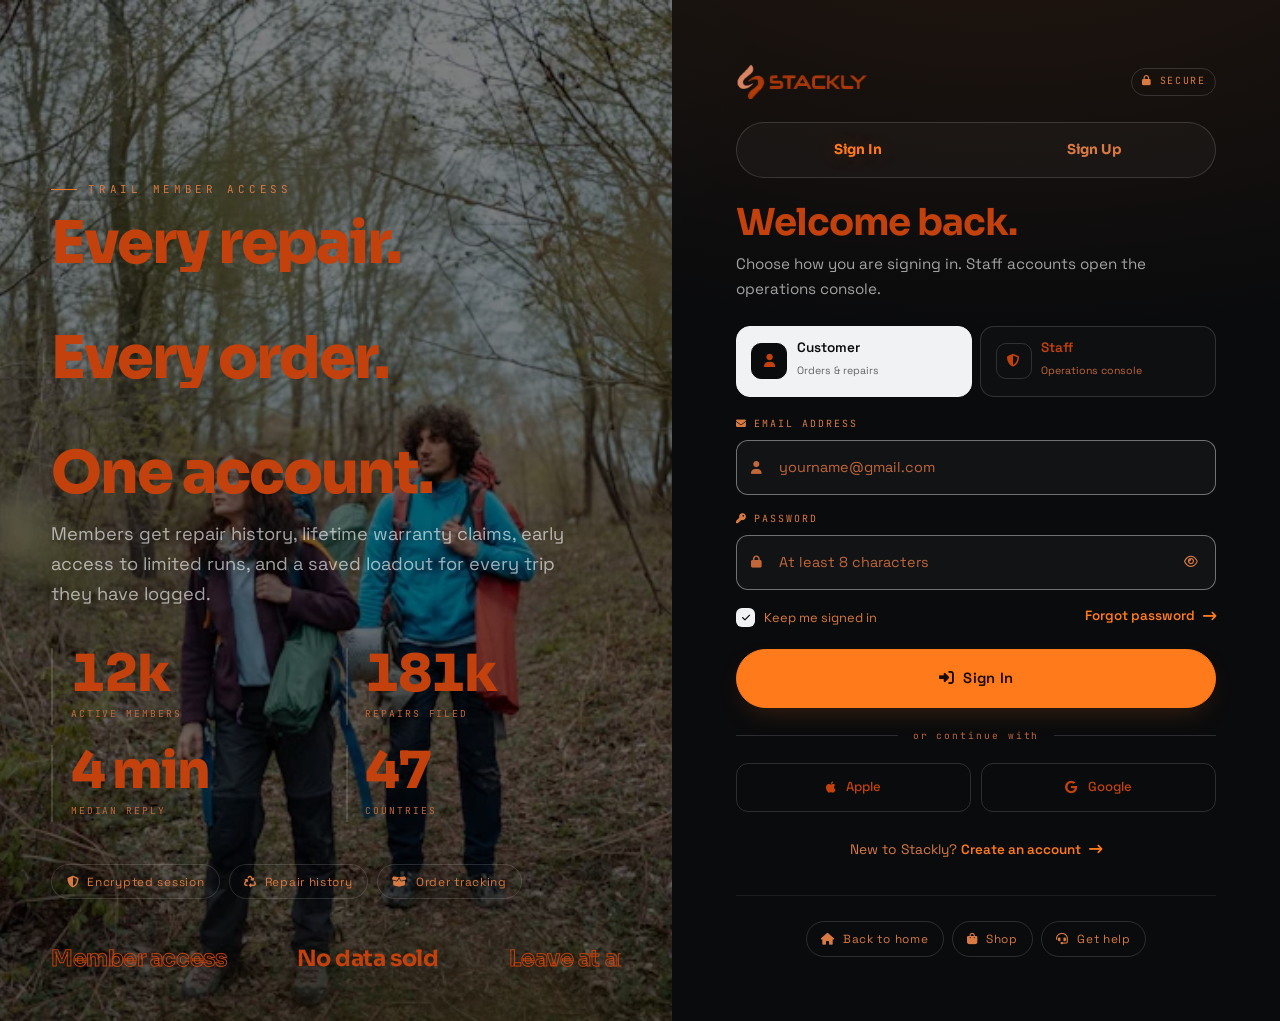
<file: signin.html>
<!DOCTYPE html>
<html lang="en">
<head>
<meta charset="UTF-8" />
<script>
/* run before first paint: never let the browser restore or animate a previous
   scroll position on a fresh load — the new page should just open at the top */
try { if ('scrollRestoration' in history) history.scrollRestoration = 'manual'; } catch (e) {}
document.documentElement.classList.add('no-smooth');
function __clearSmooth(){ setTimeout(function(){ document.documentElement.classList.remove('no-smooth'); }, 120); }
window.addEventListener('load', __clearSmooth);
window.addEventListener('pageshow', __clearSmooth);
</script>
<meta name="viewport" content="width=device-width, initial-scale=1, viewport-fit=cover" />
<meta name="theme-color" content="#000000" />
<title>Sign In / Create Account — Stackly</title>
<meta name="description" content="Sign in to Stackly to track orders, manage repairs, and build a loadout. Customer and staff access in one place." />
<link rel="preconnect" href="https://fonts.googleapis.com" />
<link rel="preconnect" href="https://fonts.gstatic.com" crossorigin />
<link href="https://fonts.googleapis.com/css2?family=Sora:wght@400;600;700;800&family=Space+Grotesk:wght@300;400;500;600;700&family=JetBrains+Mono:wght@400;500&display=swap" rel="stylesheet" />
<link rel="stylesheet" href="https://cdnjs.cloudflare.com/ajax/libs/font-awesome/6.5.2/css/all.min.css" />
<link rel="stylesheet" href="css/style.css" />
<link rel="icon" href="data:image/svg+xml,%3Csvg xmlns='http://www.w3.org/2000/svg' viewBox='0 0 32 32'%3E%3Crect width='32' height='32' rx='8' fill='%23000'/%3E%3Cpath d='M5 25 13 10l5 9M18 25l7-12 4 7' stroke='%23fff' stroke-width='2.4' fill='none' stroke-linecap='round'/%3E%3C/svg%3E" />
</head>
<body data-page="signin">





<main class="auth-wrap">

  <!-- ============ LEFT: EDITORIAL ART PANEL ============ -->
  <aside class="auth-art">
    <img src="assets/sign_in.webp" alt="A hiker looking across a glacial valley" />
    <div class="auth-art-in">
      <span class="eyebrow">Trail Member Access</span>
      <h2 class="d2" data-split>Every repair.<br />Every order.<br /><span class="hl">One account.</span></h2>
      <p class="lead" style="max-width:44ch">Members get repair history, lifetime warranty claims, early access to limited runs, and a saved loadout for every trip they have logged.</p>

      <div class="stat-grid" style="grid-template-columns:repeat(2,1fr);gap:1.2rem;margin-top:1.4rem">
        <div class="stat-item"><b class="tnum" data-count="12" data-suffix="k">0</b><small>Active members</small></div>
        <div class="stat-item"><b class="tnum" data-count="184" data-suffix="k">0</b><small>Repairs filed</small></div>
        <div class="stat-item"><b class="tnum" data-count="4" data-suffix=" min">0</b><small>Median reply</small></div>
        <div class="stat-item"><b class="tnum" data-count="48">0</b><small>Countries</small></div>
      </div>

      <div class="chip-row" style="margin-top:1.6rem">
        <span class="chip"><i class="fa-solid fa-shield-halved"></i> Encrypted session</span>
        <span class="chip"><i class="fa-solid fa-recycle"></i> Repair history</span>
        <span class="chip"><i class="fa-solid fa-box-open"></i> Order tracking</span>
      </div>

      <div class="marquee no-mask" style="--mq-dur:30s;margin-top:2rem">
        <div class="marquee-track fwd">
          <span class="mq-item mq-outline thin" style="font-size:1.4rem">Member access</span><i class="mq-dot"></i>
          <span class="mq-item" style="font-size:1.4rem">No data sold</span><i class="mq-dot"></i>
          <span class="mq-item mq-outline thin" style="font-size:1.4rem">Leave at any time</span>
        </div>
      </div>
    </div>
  </aside>

  <!-- ============ RIGHT: FORMS ============ -->
  <section class="auth-main">
    <div class="auth-card">

       <div style="display:flex;align-items:center;gap:.8rem;margin-bottom:1.4rem">
         <a class="logo" href="index.html" aria-label="Stackly home">
           <img class="logo-img" src="assets/logo_c2410c.webp" alt="" width="367" height="98" />
         </a>
        <span class="tag" style="margin-left:auto"><i class="fa-solid fa-lock"></i> Secure</span>
      </div>

      <!-- Sign In / Sign Up switch -->
      <div class="tabs" id="authTabs" data-tabs="authScope" role="tablist" aria-label="Account access">
        <span class="ind" aria-hidden="true"></span>
        <a href="signin.html?tab=signin" class="tab-btn on" data-tab-link="signin-pane" role="tab" aria-selected="true">Sign In</a>
        <a href="signin.html?tab=signup" class="tab-btn" data-tab-link="signup-pane" role="tab" aria-selected="false">Sign Up</a>
      </div>

      <div id="authScope">

        <!-- ---------- SIGN IN ---------- -->
        <div class="form-pane on" data-pane="signin-pane">
          <h1 class="d3" style="margin-bottom:.5rem">Welcome back.</h1>
          <p class="lead" style="margin-bottom:1.6rem;font-size:.95rem">Choose how you are signing in. Staff accounts open the operations console.</p>

          <form id="authForm" novalidate>
            <input type="hidden" id="rolePick" name="role" value="user" />

            <div class="role-tabs" data-role-group="#rolePick" role="group" aria-label="Account role">
              <button class="role on" type="button" data-role="user" aria-pressed="true">
                <span class="ic"><i class="fa-solid fa-user"></i></span>
                <span><b>Customer</b><small>Orders &amp; repairs</small></span>
              </button>
              <button class="role" type="button" data-role="admin" aria-pressed="false">
                <span class="ic"><i class="fa-solid fa-shield-halved"></i></span>
                <span><b>Staff</b><small>Operations console</small></span>
              </button>
            </div>

            <div class="field">
              <label for="loginEmail"><i class="fa-solid fa-envelope"></i> Email address</label>
              <div class="input-wrap">
                <i class="fa-solid fa-user lead-ic"></i>
                <input type="email" id="loginEmail" name="email" placeholder="yourname@gmail.com" autocomplete="username" />
              </div>
              <span class="err-msg"><i class="fa-solid fa-circle-exclamation"></i> Only Gmail addresses are allowed</span>
            </div>

            <div class="field">
              <label for="loginPw"><i class="fa-solid fa-key"></i> Password</label>
              <div class="input-wrap">
                <i class="fa-solid fa-lock lead-ic"></i>
                <input type="password" id="loginPw" name="password" placeholder="At least 8 characters" autocomplete="current-password" />
                <button type="button" class="pw-eye" data-pw-toggle="loginPw" aria-label="Show password" aria-pressed="false"><i class="fa-regular fa-eye"></i></button>
              </div>
              <span class="err-msg"><i class="fa-solid fa-circle-exclamation"></i> Password must be at least 6 characters</span>
            </div>

            <div class="form-foot">
              <label class="check">
                <input type="checkbox" id="remember" checked />
                <span class="box" aria-hidden="true"></span>
                <span>Keep me signed in</span>
              </label>
              <a class="link-u" href="404.html" data-404>Forgot password <i class="fa-solid fa-arrow-right-long"></i></a>
            </div>

            <button class="btn solid lg block" type="submit" data-magnetic>
              <i class="fa-solid fa-right-to-bracket"></i> Sign In
            </button>
          </form>

          <div class="or-line">or continue with</div>

          <form class="social-login" id="socialLogin" novalidate>
            <button type="submit"><i class="fa-brands fa-apple"></i> Apple</button>
            <button type="submit"><i class="fa-brands fa-google"></i> Google</button>
          </form>

          <p style="text-align:center;margin-top:1.6rem;font-size:.86rem;color:var(--mute)">
            New to Stackly?
            <a class="link-u" href="signin.html?tab=signup" data-signup-switch>Create an account <i class="fa-solid fa-arrow-right-long"></i></a>
          </p>
        </div>

        <!-- ---------- SIGN UP ---------- -->
        <div class="form-pane" data-pane="signup-pane">
          <h1 class="d3" style="margin-bottom:.5rem">Create your account.</h1>
          <p class="lead" style="margin-bottom:1.6rem;font-size:.95rem">One account for orders, warranty claims, saved loadouts and Trail Dispatch.</p>

          <form id="signupForm" novalidate>
            <div class="g g-2" style="gap:0 .9rem">
              <div class="field">
                <label for="suFirst"><i class="fa-solid fa-user"></i> First name</label>
                <div class="input-wrap">
                  <i class="fa-regular fa-user lead-ic"></i>
                  <input type="text" id="suFirst" name="first" placeholder="Ada" autocomplete="given-name" data-alpha-only required />
                </div>
                <span class="err-msg"><i class="fa-solid fa-circle-exclamation"></i> Required</span>
              </div>
              <div class="field">
                <label for="suLast"><i class="fa-solid fa-user"></i> Last name</label>
                <div class="input-wrap">
                  <i class="fa-regular fa-user lead-ic"></i>
                  <input type="text" id="suLast" name="last" placeholder="Whitfield" autocomplete="family-name" data-alpha-only required />
                </div>
                <span class="err-msg"><i class="fa-solid fa-circle-exclamation"></i> Required</span>
              </div>
            </div>

            <div class="field">
              <label for="suEmail"><i class="fa-solid fa-envelope"></i> Email address</label>
              <div class="input-wrap">
                <i class="fa-solid fa-envelope lead-ic"></i>
                <input type="email" id="suEmail" name="email" placeholder="yourname@gmail.com" autocomplete="email" required />
              </div>
              <span class="err-msg"><i class="fa-solid fa-circle-exclamation"></i> Only Gmail addresses are allowed</span>
            </div>

            <div class="field">
              <label for="suPhone"><i class="fa-solid fa-phone"></i> Phone <span style="text-transform:none;letter-spacing:0">(optional)</span></label>
              <div class="input-wrap">
                <i class="fa-solid fa-phone lead-ic"></i>
                <input type="tel" id="suPhone" name="phone" placeholder="+91 70107 92745" autocomplete="tel" data-numeral-only />
              </div>
              <span class="err-msg"><i class="fa-solid fa-circle-exclamation"></i> Only numerals are allowed</span>
            </div>

            <div class="g g-2" style="gap:0 .9rem">
              <div class="field">
                <label for="suPw"><i class="fa-solid fa-key"></i> Password</label>
                <div class="input-wrap">
                  <i class="fa-solid fa-lock lead-ic"></i>
                  <input type="password" id="suPw" name="password" placeholder="8+ characters" autocomplete="new-password" required />
                  <button type="button" class="pw-eye" data-pw-toggle="suPw" aria-label="Show password" aria-pressed="false"><i class="fa-regular fa-eye"></i></button>
                </div>
                <div class="pw-meter" data-pw-meter="suPw" data-lv="0" aria-hidden="true"><i></i><i></i><i></i><i></i></div>
                <p class="pw-meter-lbl">Too short</p>
                <span class="err-msg"><i class="fa-solid fa-circle-exclamation"></i> At least 8 characters</span>
              </div>
              <div class="field">
                <label for="suPw2"><i class="fa-solid fa-key"></i> Confirm</label>
                <div class="input-wrap">
                  <i class="fa-solid fa-lock lead-ic"></i>
                  <input type="password" id="suPw2" name="password2" placeholder="Repeat password" autocomplete="new-password" required />
                  <button type="button" class="pw-eye" data-pw-toggle="suPw2" aria-label="Show password" aria-pressed="false"><i class="fa-regular fa-eye"></i></button>
                </div>
                <span class="err-msg"><i class="fa-solid fa-circle-exclamation"></i> Passwords must match</span>
              </div>
            </div>
            <p class="pw-strength-note"><i class="fa-solid fa-circle-info"></i> Mix upper and lower case, a number and a symbol. We never store the plain text.</p>

            <div class="field">
              <label for="suHome"><i class="fa-solid fa-location-dot"></i> Home trail region</label>
              <div class="input-wrap">
                <i class="fa-solid fa-compass lead-ic"></i>
                <select id="suHome" name="region">
                  <option>Pacific Northwest</option>
                  <option>Rockies &amp; High Plains</option>
                  <option>Sierra Nevada</option>
                  <option>Canadian Rockies</option>
                  <option>European Alps</option>
                  <option>Southern Hemisphere</option>
                </select>
              </div>
            </div>

            <div class="field check-field" style="margin:.4rem 0 .9rem">
              <label class="check" for="suTerms">
                <input type="checkbox" id="suTerms" name="terms" aria-describedby="suTermsErr" required />
                <span class="box" aria-hidden="true"></span>
                <span>I accept the terms of sale and the privacy policy</span>
              </label>
              <span class="err-msg" id="suTermsErr" role="alert"><i class="fa-solid fa-circle-exclamation"></i> Please agree to continue</span>
            </div>

            <label class="check" style="margin:0 0 1.3rem">
              <input type="checkbox" id="suNews" />
              <span class="box" aria-hidden="true"></span>
              <span>Send me Trail Dispatch twice a month</span>
            </label>

            <button class="btn solid lg block" type="submit" data-magnetic>
              <i class="fa-solid fa-user-plus"></i> Create Account
            </button>
          </form>

          <p style="text-align:center;margin-top:1.6rem;font-size:.86rem;color:var(--mute)">
            Already a member?
            <a class="link-u" href="signin.html?tab=signin" data-signin-switch>Sign in instead <i class="fa-solid fa-arrow-right-long"></i></a>
          </p>
        </div>

      </div>

      <div style="display:flex;flex-wrap:wrap;gap:.5rem;justify-content:center;margin-top:2rem;padding-top:1.6rem;border-top:1px solid var(--line)">
        <a class="chip" href="index.html"><i class="fa-solid fa-house"></i> Back to home</a>
        <a class="chip" href="shop.html"><i class="fa-solid fa-bag-shopping"></i> Shop</a>
        <a class="chip" href="contact.html"><i class="fa-solid fa-headset"></i> Get help</a>
      </div>
    </div>
  </section>
</main>



<script src="js/layout.js"></script>
<script src="js/main.js"></script>
<script>
document.addEventListener('DOMContentLoaded', function () {
  var tabs = document.getElementById('authTabs');
  function pick(pane) {
    Array.prototype.forEach.call(tabs.querySelectorAll('[data-tab-link]'), function (b) {
      var on = b.getAttribute('data-tab-link') === pane;
      b.classList.toggle('on', on);
      b.setAttribute('aria-selected', String(on));
    });
    Array.prototype.forEach.call(document.querySelectorAll('[data-pane]'), function (p) {
      p.classList.toggle('on', p.getAttribute('data-pane') === pane);
    });
  }
  var params = new URLSearchParams(window.location.search);
  var tab = params.get('tab');
  if (tab === 'signup') {
    pick('signup-pane');
  } else if (tab === 'signin') {
    pick('signin-pane');
  }
  var su = document.querySelector('[data-signup-switch]');
  var si = document.querySelector('[data-signin-switch]');
  if (su) su.addEventListener('click', function (e) { e.preventDefault(); window.location.href = 'signin.html?tab=signup'; });
  if (si) si.addEventListener('click', function (e) { e.preventDefault(); window.location.href = 'signin.html?tab=signin'; });
});
</script>
</body>
</html>
</file>
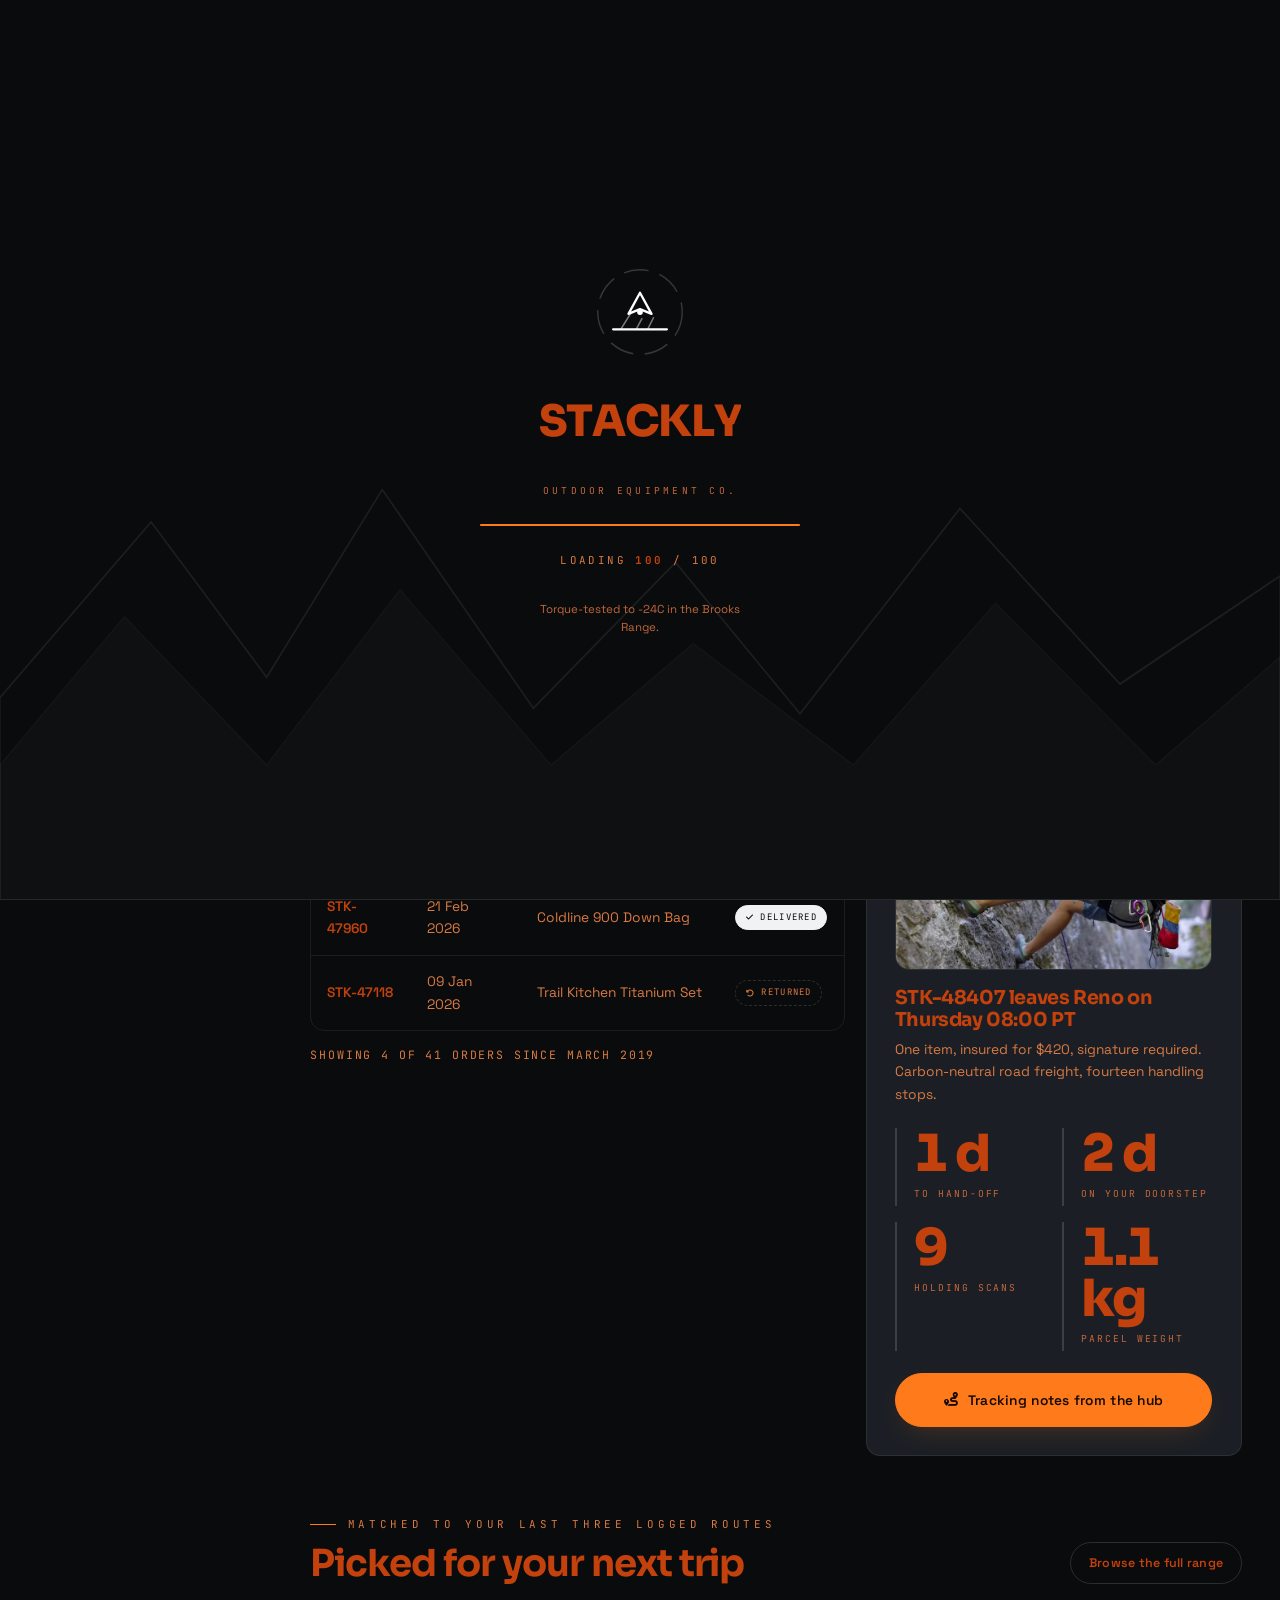
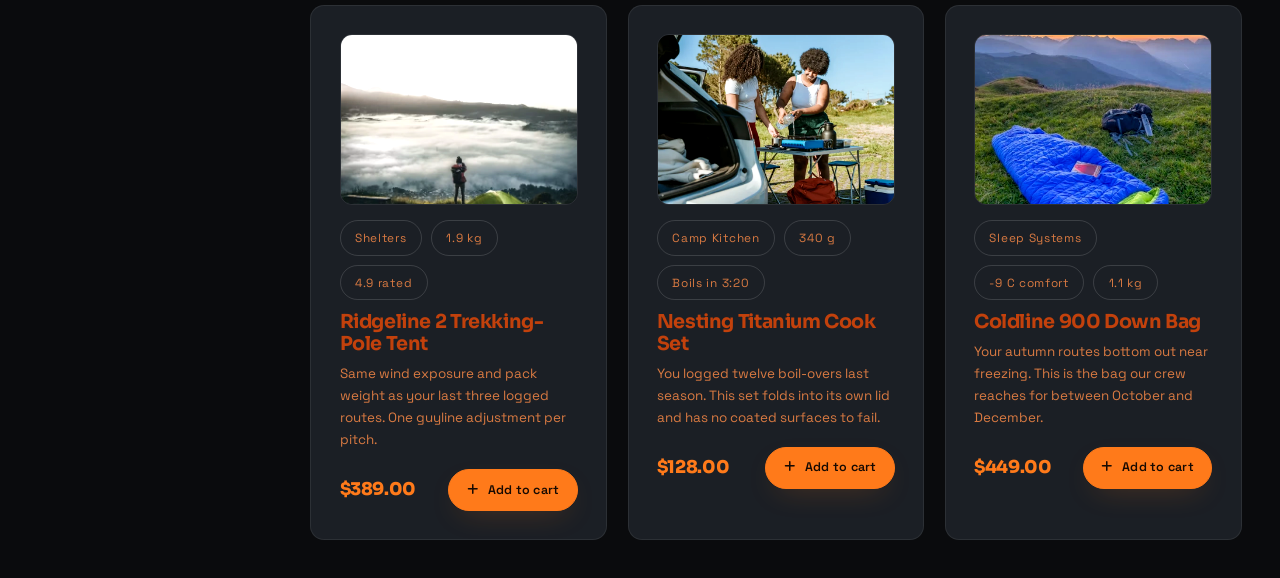
<file: user-dashboard.html>
<!DOCTYPE html>
<html lang="en">
<head>
<meta charset="UTF-8" />
<meta name="viewport" content="width=device-width, initial-scale=1, viewport-fit=cover" />
<meta name="theme-color" content="#000000" />
<title>Trail Member Dashboard — Stackly</title>
<meta name="description" content="Your Stackly account: live order tracking, repair claims, saved gear, delivery addresses and account preferences in one place." />
<link rel="preconnect" href="https://fonts.googleapis.com" />
<link rel="preconnect" href="https://fonts.gstatic.com" crossorigin />
<link rel="preconnect" href="https://picsum.photos" />
<link href="https://fonts.googleapis.com/css2?family=Sora:wght@400;600;700;800&family=Space+Grotesk:wght@300;400;500;600;700&family=JetBrains+Mono:wght@400;500&display=swap" rel="stylesheet" />
<link rel="stylesheet" href="https://cdnjs.cloudflare.com/ajax/libs/font-awesome/6.5.2/css/all.min.css" />
<link rel="stylesheet" href="css/style.css" />
<link rel="icon" href="data:image/svg+xml,%3Csvg xmlns='http://www.w3.org/2000/svg' viewBox='0 0 32 32'%3E%3Crect width='32' height='32' rx='8' fill='%23000'/%3E%3Cpath d='M5 25 13 10l5 9M18 25l7-12 4 7' stroke='%23fff' stroke-width='2.4' fill='none' stroke-linecap='round'/%3E%3C/svg%3E" />
</head>
<body data-page="user-dashboard">

<div class="loader" id="loader" role="status" aria-label="Loading Stackly">
  <svg class="loader-ridge" viewBox="0 0 1440 400" preserveAspectRatio="none" aria-hidden="true">
    <path d="M0 400 L0 250 L170 120 L300 235 L430 96 L600 258 L760 150 L900 262 L1080 110 L1260 240 L1440 160 L1440 400 Z" fill="none" stroke="rgba(255,255,255,.16)" stroke-width="1.5"/>
    <path d="M0 400 L0 300 L140 190 L300 300 L450 170 L620 300 L780 210 L960 300 L1120 180 L1300 300 L1440 220 L1440 400 Z" fill="rgba(255,255,255,.04)" stroke="rgba(255,255,255,.08)" stroke-width="1"/>
  </svg>
  <div class="loader-inner">
    <div class="loader-mark">
      <svg viewBox="0 0 100 100" aria-hidden="true">
        <circle class="spin-ring" cx="50" cy="50" r="44" fill="none" stroke="rgba(255,255,255,.18)" stroke-width="1.5" stroke-dasharray="26 12"/>
        <circle class="pin-dot" cx="50" cy="50" r="3" fill="#fff"/>
        <g class="pin-pop">
          <path d="M50 30 L62 52 L50 47 L38 52 Z" fill="none" stroke="#fff" stroke-width="2.4" stroke-linejoin="round"/>
          <path d="M22 68 H78" stroke="#fff" stroke-width="2.4" stroke-linecap="round"/>
          <path d="M30 68 L40 52 M46 68 L52 57 M58 68 L64 56" stroke="rgba(255,255,255,.45)" stroke-width="1.6" stroke-linecap="round"/>
        </g>
      </svg>
    </div>
    <div class="loader-word"></div>
    <span class="loader-tag">Outdoor Equipment Co.</span>
    <div class="loader-bar"><i></i></div>
    <span class="loader-pct">LOADING <b>00</b> / 100</span>
    <p class="loader-tips" style="transition:opacity .26s"></p>
  </div>
</div>

<div id="layout-header"></div>

<main class="dash">

  <!-- ================= SIDEBAR ================= -->
  <aside class="dash-side" id="dashSide">
    <div class="dash-side-in">
      <a class="logo" href="index.html" aria-label="Stackly home" style="margin-bottom:1rem">
        <img class="logo-img" src="assets/logo_c2410c.webp" alt="Stackly" width="367" height="98" />
      </a>
      <div class="dash-user">
        <span class="dash-ava" data-session-initials aria-hidden="true"></span>
        <span><b data-session-name></b><small data-session-email></small></span>
      </div>

      <a class="dash-link active" href="#overview" data-pane="overview"><span class="ic"><i class="fa-solid fa-gauge-high"></i></span> Overview</a>
      <a class="dash-link" href="#orders" data-pane="orders"><span class="ic"><i class="fa-solid fa-box-open"></i></span> Orders <span class="badge-r">3</span></a>
      <a class="dash-link" href="#repairs" data-pane="repairs"><span class="ic"><i class="fa-solid fa-screwdriver-wrench"></i></span> Repairs <span class="badge-r">2</span></a>
      <a class="dash-link" href="#wishlist" data-pane="wishlist"><span class="ic"><i class="fa-solid fa-heart"></i></span> Wishlist</a>
      <a class="dash-link" href="#addresses" data-pane="addresses"><span class="ic"><i class="fa-solid fa-location-dot"></i></span> Addresses</a>
      <a class="dash-link" href="#settings" data-pane="settings"><span class="ic"><i class="fa-solid fa-sliders"></i></span> Settings</a>

      <div style="height:1px;background:var(--line);margin:.9rem .2rem"></div>

      <a class="dash-link danger" href="signin.html?tab=signin" data-signout><span class="ic"><i class="fa-solid fa-right-from-bracket"></i></span> Sign out</a>
    </div>
  </aside>

  <!-- ================= MAIN ================= -->
  <section class="dash-main">

    <!-- ---------- PANE: OVERVIEW ---------- -->
    <div data-dashpane="overview" class="on">
      <div class="dash-head">
        <div>
          <span class="mono dim">Account / Trail Member / Overview</span>
          <h1 class="d2" style="margin:.7rem 0 .8rem" data-split>Everything you own,<br />in one <span class="hl">place.</span></h1>
          <p class="lead">Three parcels are moving through the Reno workshop, two claims are on the bench and you hold $148 in repair credit. Every figure below updates the moment a parcel is scanned at a hub.</p>
        </div>
        <div style="display:flex;flex-wrap:wrap;gap:.6rem">
          <a class="btn" href="404.html" data-404><i class="fa-solid fa-file-arrow-down"></i> Account statement</a>
          <a class="btn solid" href="journal.html"><i class="fa-solid fa-book-open"></i> Read the dispatch</a>
        </div>
      </div>

      <div class="g g-4">
        <article class="kpi">
          <span class="ic"><i class="fa-solid fa-box-open"></i></span>
          <span class="delta">+1 this week</span>
          <b class="tnum" data-count="3">0</b>
          <small>Open orders</small>
        </article>
        <article class="kpi">
          <span class="ic"><i class="fa-solid fa-screwdriver-wrench"></i></span>
          <span class="delta">1 due Friday</span>
          <b class="tnum" data-count="2">0</b>
          <small>Active repairs</small>
        </article>
        <article class="kpi">
          <span class="ic"><i class="fa-solid fa-heart"></i></span>
          <span class="delta">2 price drops</span>
          <b class="tnum" data-count="6">0</b>
          <small>Saved items</small>
        </article>
        <article class="kpi">
          <span class="ic"><i class="fa-solid fa-ticket"></i></span>
          <span class="delta">+$40 granted</span>
          <b class="tnum" data-count="148" data-prefix="$">0</b>
          <small>Trail credits</small>
        </article>
      </div>

      <div class="g g-12" style="margin-top:clamp(1.2rem,2.4vw,2rem);align-items:start">
        <div class="c-7">
          <div class="table-wrap">
            <div class="tbl-scroll">
              <table class="tbl">
                <caption class="sr">Your four most recent Stackly orders</caption>
                <thead>
                  <tr>
                    <th scope="col">Order</th>
                    <th scope="col">Placed</th>
                    <th scope="col">Items</th>
                    <th scope="col">Status</th>
                    <th scope="col">Total</th>
                  </tr>
                </thead>
                <tbody>
                  <tr>
                    <td><b class="t-strong">STK-48407</b></td>
                    <td>18 Mar 2026</td>
                    <td>Haul 55 Expedition Pack</td>
                    <td><span class="pill wait"><i class="fa-solid fa-circle"></i>Packing</span></td>
                    <td class="t-strong">$420.00</td>
                  </tr>
                  <tr>
                    <td><b class="t-strong">STK-48219</b></td>
                    <td>04 Mar 2026</td>
                    <td>Ridgeline 2 Tent, Terra 6 Mat</td>
                    <td><span class="pill ok"><i class="fa-solid fa-check"></i>Delivered</span></td>
                    <td class="t-strong">$485.00</td>
                  </tr>
                  <tr>
                    <td><b class="t-strong">STK-47960</b></td>
                    <td>21 Feb 2026</td>
                    <td>Coldline 900 Down Bag</td>
                    <td><span class="pill ok"><i class="fa-solid fa-check"></i>Delivered</span></td>
                    <td class="t-strong">$449.00</td>
                  </tr>
                  <tr>
                    <td><b class="t-strong">STK-47118</b></td>
                    <td>09 Jan 2026</td>
                    <td>Trail Kitchen Titanium Set</td>
                    <td><span class="pill hold"><i class="fa-solid fa-rotate-left"></i>Returned</span></td>
                    <td class="t-strong">$128.00</td>
                  </tr>
                </tbody>
              </table>
            </div>
          </div>
          <p class="mono dim" style="margin-top:.9rem">Showing 4 of 41 orders since March 2019</p>
        </div>

        <div class="c-5">
          <aside class="spot spot-pad">
            <span class="eyebrow">Next dispatch</span>
            <div style="margin-top:1rem;border-radius:14px;overflow:hidden;border:1px solid var(--line)">
              <img src="assets/contact_hero.webp" alt="Parcel wrapped in recycled paper resting on a workshop bench" loading="lazy" style="aspect-ratio:3/2;filter:contrast(1.1)" />
            </div>
            <b class="d4" style="display:block;margin:1.1rem 0 .4rem">STK-48407 leaves Reno on Thursday 08:00 PT</b>
            <p class="dim" style="font-size:.86rem">One item, insured for $420, signature required. Carbon-neutral road freight, fourteen handling stops.</p>
            <div class="stat-grid" style="grid-template-columns:repeat(2,1fr);gap:1rem;margin:1.4rem 0">
              <div class="stat-item"><b class="tnum" data-count="2" data-suffix=" d">0</b><small>To hand-off</small></div>
              <div class="stat-item"><b class="tnum" data-count="3" data-suffix=" d">0</b><small>On your doorstep</small></div>
              <div class="stat-item"><b class="tnum" data-count="14">0</b><small>Holding scans</small></div>
              <div class="stat-item"><b class="tnum" data-count="1.8" data-decimals="1" data-suffix=" kg">0</b><small>Parcel weight</small></div>
            </div>
            <a class="btn solid block" href="journal.html"><i class="fa-solid fa-route"></i> Tracking notes from the hub</a>
          </aside>
        </div>
      </div>

      <div style="margin-top:clamp(2rem,4vw,3.2rem)">
        <div style="display:flex;flex-wrap:wrap;gap:1rem;align-items:end;justify-content:space-between;margin-bottom:1.3rem">
          <div>
            <span class="eyebrow">Matched to your last three logged routes</span>
            <h2 class="d3" style="margin-top:.7rem">Picked for your next trip</h2>
          </div>
          <a class="btn sm" href="shop.html">Browse the full range</a>
        </div>

        <div class="g g-3">
          <article class="spot spot-pad">
            <div style="border-radius:12px;overflow:hidden;border:1px solid var(--line)">
              <img src="assets/Trekking-Pole_Tent.webp" alt="Two-pole trekking-pole tent pitched on an alpine bench" loading="lazy" style="aspect-ratio:7/5;filter:contrast(1.1)" />
            </div>
            <div class="chip-row" style="margin:.95rem 0 .7rem">
              <span class="chip">Shelters</span>
              <span class="chip">1.9 kg</span>
              <span class="chip">4.9 rated</span>
            </div>
            <b class="d4" style="display:block">Ridgeline 2 Trekking-Pole Tent</b>
            <p class="dim" style="font-size:.84rem;margin:.45rem 0 1.1rem">Same wind exposure and pack weight as your last three logged routes. One guyline adjustment per pitch.</p>
            <div style="display:flex;align-items:center;gap:.8rem;flex-wrap:wrap">
              <span class="price">$389.00</span>
              <button class="btn sm solid" style="margin-left:auto" type="button" data-add data-id="usr-rig-2" data-name="Ridgeline 2 Trekking-Pole Tent" data-price="389" data-cat="Shelters"><i class="fa-solid fa-plus"></i> Add to cart</button>
            </div>
          </article>

          <article class="spot spot-pad">
            <div style="border-radius:12px;overflow:hidden;border:1px solid var(--line)">
              <img src="assets/camp_kitchen.webp" alt="Titanium pot nested inside its own lid beside a camp stove" loading="lazy" style="aspect-ratio:7/5;filter:contrast(1.1)" />
            </div>
            <div class="chip-row" style="margin:.95rem 0 .7rem">
              <span class="chip">Camp Kitchen</span>
              <span class="chip">340 g</span>
              <span class="chip">Boils in 3:20</span>
            </div>
            <b class="d4" style="display:block">Nesting Titanium Cook Set</b>
            <p class="dim" style="font-size:.84rem;margin:.45rem 0 1.1rem">You logged twelve boil-overs last season. This set folds into its own lid and has no coated surfaces to fail.</p>
            <div style="display:flex;align-items:center;gap:.8rem;flex-wrap:wrap">
              <span class="price">$128.00</span>
              <button class="btn sm solid" style="margin-left:auto" type="button" data-add data-id="usr-tiki-set" data-name="Nesting Titanium Cook Set" data-price="128" data-cat="Camp Kitchen"><i class="fa-solid fa-plus"></i> Add to cart</button>
            </div>
          </article>

          <article class="spot spot-pad">
            <div style="border-radius:12px;overflow:hidden;border:1px solid var(--line)">
              <img src="assets/sleep_systems.webp" alt="Folded down sleeping bag on a foam mat inside a tent" loading="lazy" style="aspect-ratio:7/5;filter:contrast(1.1)" />
            </div>
            <div class="chip-row" style="margin:.95rem 0 .7rem">
              <span class="chip">Sleep Systems</span>
              <span class="chip">-9 C comfort</span>
              <span class="chip">1.1 kg</span>
            </div>
            <b class="d4" style="display:block">Coldline 900 Down Bag</b>
            <p class="dim" style="font-size:.84rem;margin:.45rem 0 1.1rem">Your autumn routes bottom out near freezing. This is the bag our crew reaches for between October and December.</p>
            <div style="display:flex;align-items:center;gap:.8rem;flex-wrap:wrap">
              <span class="price">$449.00</span>
              <button class="btn sm solid" style="margin-left:auto" type="button" data-add data-id="usr-cold-900" data-name="Coldline 900 Down Bag" data-price="449" data-cat="Sleep"><i class="fa-solid fa-plus"></i> Add to cart</button>
            </div>
          </article>
        </div>
      </div>
    </div>

    <!-- ---------- PANE: ORDERS ---------- -->
    <div data-dashpane="orders">
      <div class="dash-head">
        <div>
          <span class="mono dim">Account / Orders / All history</span>
          <h1 class="d2" style="margin:.7rem 0 .8rem" data-split>Forty-one orders,<br />since <span class="hl">2019.</span></h1>
          <p class="lead">Live status, invoices and return windows for every parcel. Orders stay in the archive for seven years and can be reprinted as a workshop record at any time.</p>
        </div>
        <div style="display:flex;flex-wrap:wrap;gap:.6rem">
          <a class="btn" href="404.html" data-404><i class="fa-solid fa-print"></i> Reprint archive</a>
          <a class="btn solid" href="shop.html"><i class="fa-solid fa-bag-shopping"></i> Start a new order</a>
        </div>
      </div>

      <div class="fbar">
        <span class="mono dim" style="margin-inline:.5rem">Filter</span>
        <button class="chip on" type="button" aria-pressed="true">All orders</button>
        <button class="chip" type="button" aria-pressed="false">In transit</button>
        <button class="chip" type="button" aria-pressed="false">Delivered</button>
        <button class="chip" type="button" aria-pressed="false">Returned</button>
        <button class="chip" type="button" aria-pressed="false">Repaired</button>
        <span class="spacer"></span>
        <span class="fcount">8 OF 41 ORDERS</span>
      </div>

      <div class="table-wrap" style="margin-top:1.2rem">
        <div class="tbl-scroll">
          <table class="tbl">
            <caption class="sr">Order history with status, totals and invoice links</caption>
            <thead>
              <tr>
                <th scope="col">Order</th>
                <th scope="col">Placed</th>
                <th scope="col">Contents</th>
                <th scope="col">Status</th>
                <th scope="col">Total</th>
                <th scope="col">Invoice</th>
              </tr>
            </thead>
            <tbody>
              <tr>
                <td><b class="t-strong">STK-48407</b></td>
                <td>18 Mar 2026</td>
                <td>Haul 55 Expedition Pack</td>
                <td><span class="pill wait"><i class="fa-solid fa-circle"></i>Packing</span></td>
                <td class="t-strong">$420.00</td>
                <td><a class="link-u" href="404.html" data-404>PDF</a></td>
              </tr>
              <tr>
                <td><b class="t-strong">STK-48355</b></td>
                <td>11 Mar 2026</td>
                <td>Terra 6 Insulated Mat, Nightwatch Kit</td>
                <td><span class="pill wait"><i class="fa-solid fa-circle"></i>In transit</span></td>
                <td class="t-strong">$260.00</td>
                <td><a class="link-u" href="404.html" data-404>PDF</a></td>
              </tr>
              <tr>
                <td><b class="t-strong">STK-48219</b></td>
                <td>04 Mar 2026</td>
                <td>Ridgeline 2 Tent, Terra 6 Mat</td>
                <td><span class="pill ok"><i class="fa-solid fa-check"></i>Delivered</span></td>
                <td class="t-strong">$485.00</td>
                <td><a class="link-u" href="404.html" data-404>PDF</a></td>
              </tr>
              <tr>
                <td><b class="t-strong">STK-48102</b></td>
                <td>27 Feb 2026</td>
                <td>Trek Pro Poles and Gaiters</td>
                <td><span class="pill ok"><i class="fa-solid fa-check"></i>Delivered</span></td>
                <td class="t-strong">$238.00</td>
                <td><a class="link-u" href="404.html" data-404>PDF</a></td>
              </tr>
              <tr>
                <td><b class="t-strong">STK-48044</b></td>
                <td>14 Feb 2026</td>
                <td>Merino 200 Base Set</td>
                <td><span class="pill ok"><i class="fa-solid fa-check"></i>Delivered</span></td>
                <td class="t-strong">$198.00</td>
                <td><a class="link-u" href="404.html" data-404>PDF</a></td>
              </tr>
              <tr>
                <td><b class="t-strong">STK-47960</b></td>
                <td>21 Feb 2026</td>
                <td>Coldline 900 Down Bag</td>
                <td><span class="pill ok"><i class="fa-solid fa-check"></i>Delivered</span></td>
                <td class="t-strong">$449.00</td>
                <td><a class="link-u" href="404.html" data-404>PDF</a></td>
              </tr>
              <tr>
                <td><b class="t-strong">STK-47118</b></td>
                <td>09 Jan 2026</td>
                <td>Trail Kitchen Titanium Set</td>
                <td><span class="pill hold"><i class="fa-solid fa-rotate-left"></i>Returned</span></td>
                <td class="t-strong">$128.00</td>
                <td><a class="link-u" href="404.html" data-404>PDF</a></td>
              </tr>
              <tr>
                <td><b class="t-strong">STK-46881</b></td>
                <td>19 Nov 2025</td>
                <td>Nightwatch Headlamp and Flask</td>
                <td><span class="pill hold"><i class="fa-solid fa-screwdriver-wrench"></i>Repaired</span></td>
                <td class="t-strong">$164.00</td>
                <td><a class="link-u" href="404.html" data-404>PDF</a></td>
              </tr>
            </tbody>
          </table>
        </div>
      </div>

      <div class="g g-3" style="margin-top:clamp(1.4rem,2.6vw,2.2rem)">
        <article class="spot spot-pad">
          <div style="display:flex;align-items:center;justify-content:space-between;gap:1rem;margin-bottom:1.1rem">
            <span class="tag">STK-48407</span>
            <span class="pill wait"><i class="fa-solid fa-circle"></i>Packing</span>
          </div>
          <b class="d4" style="display:block">Haul 55 Expedition Pack</b>
          <p class="dim" style="font-size:.84rem;margin:.4rem 0 1.2rem">Frame re-tensioned, ordered Thursday, insured on dispatch.</p>
          <div class="steps" style="grid-template-columns:repeat(auto-fit,minmax(130px,1fr))">
            <div class="step done"><span class="step-n">01 / PLACED</span><b>Confirmed</b><p>Payment cleared 18 Mar.</p></div>
            <div class="step done"><span class="step-n">02 / PACKED</span><b>Bench check</b><p>Frame load tested to 28 kg.</p></div>
            <div class="step"><span class="step-n">03 / TRANSIT</span><b>Reno hub</b><p>Scans when the trailer loads.</p></div>
            <div class="step"><span class="step-n">04 / DELIVERED</span><b>Signature</b><p>Three days once scanned.</p></div>
          </div>
        </article>

        <article class="spot spot-pad">
          <div style="display:flex;align-items:center;justify-content:space-between;gap:1rem;margin-bottom:1.1rem">
            <span class="tag">STK-48355</span>
            <span class="pill wait"><i class="fa-solid fa-circle"></i>In transit</span>
          </div>
          <b class="d4" style="display:block">Terra 6 Mat and Nightwatch Kit</b>
          <p class="dim" style="font-size:.84rem;margin:.4rem 0 1.2rem">Held at the Troutdale cross-dock for a battery safety check.</p>
          <div class="steps" style="grid-template-columns:repeat(auto-fit,minmax(130px,1fr))">
            <div class="step done"><span class="step-n">01 / PLACED</span><b>Confirmed</b><p>Payment cleared 11 Mar.</p></div>
            <div class="step done"><span class="step-n">02 / PACKED</span><b>Boxed</b><p>Recycled pulp, no plastic.</p></div>
            <div class="step done"><span class="step-n">03 / TRANSIT</span><b>Six scans</b><p>Last scan Troutdale, OR.</p></div>
            <div class="step"><span class="step-n">04 / DELIVERED</span><b>Signature</b><p>Expected Thursday morning.</p></div>
          </div>
        </article>

        <article class="spot spot-pad">
          <div style="display:flex;align-items:center;justify-content:space-between;gap:1rem;margin-bottom:1.1rem">
            <span class="tag">STK-48219</span>
            <span class="pill ok"><i class="fa-solid fa-check"></i>Delivered</span>
          </div>
          <b class="d4" style="display:block">Ridgeline 2 Tent and Terra 6 Mat</b>
          <p class="dim" style="font-size:.84rem;margin:.4rem 0 1.2rem">Signed for at the porch on 08 Mar. Return window closes 07 Apr.</p>
          <div class="steps" style="grid-template-columns:repeat(auto-fit,minmax(130px,1fr))">
            <div class="step done"><span class="step-n">01 / PLACED</span><b>Confirmed</b><p>Payment cleared 04 Mar.</p></div>
            <div class="step done"><span class="step-n">02 / PACKED</span><b>Bench check</b><p>Gust test logged at 61 km/h.</p></div>
            <div class="step done"><span class="step-n">03 / TRANSIT</span><b>Nine scans</b><p>Reno to Portland, no exceptions.</p></div>
            <div class="step done"><span class="step-n">04 / DELIVERED</span><b>Signed</b><p>Left in the porch locker.</p></div>
          </div>
        </article>
      </div>
    </div>

    <!-- ---------- PANE: REPAIRS ---------- -->
    <div data-dashpane="repairs">
      <div class="dash-head">
        <div>
          <span class="mono dim">Account / Repairs / Lifetime claims</span>
          <h1 class="d2" style="margin:.7rem 0 .8rem" data-split>The workshop<br />keeps your <span class="hl">records.</span></h1>
          <p class="lead">Every structural claim since 2019 sits here with the technician's note, the parts consumed and the bench date. Structural components are covered for fifteen years.</p>
        </div>
        <div style="display:flex;flex-wrap:wrap;gap:.6rem">
          <a class="btn" href="contact.html#faq"><i class="fa-solid fa-circle-question"></i> Warranty terms</a>
          <a class="btn solid" href="contact.html#form"><i class="fa-solid fa-plus"></i> File a new claim</a>
        </div>
      </div>

      <div class="g g-12" style="align-items:start">
        <div class="c-7">
          <div class="table-wrap">
            <div class="tbl-scroll">
              <table class="tbl">
                <caption class="sr">Active and closed repair claims with progress gauges</caption>
                <thead>
                  <tr>
                    <th scope="col">Claim</th>
                    <th scope="col">Item</th>
                    <th scope="col">Submitted</th>
                    <th scope="col">Status</th>
                    <th scope="col">ETA</th>
                  </tr>
                </thead>
                <tbody>
                  <tr>
                    <td><b class="t-strong">RC-3391</b></td>
                    <td>Ridgeline 2 Tent</td>
                    <td>06 Mar 2026</td>
                    <td><span class="pill wait"><i class="fa-solid fa-screwdriver-wrench"></i>On bench</span></td>
                    <td>Fri 27 Mar<div class="bar-mini" style="margin-top:.5rem"><i data-w="64"></i></div></td>
                  </tr>
                  <tr>
                    <td><b class="t-strong">RC-3364</b></td>
                    <td>Coldline 900 Down Bag</td>
                    <td>24 Feb 2026</td>
                    <td><span class="pill wait"><i class="fa-solid fa-scissors"></i>Quoting</span></td>
                    <td>Awaiting parts<div class="bar-mini" style="margin-top:.5rem"><i data-w="28"></i></div></td>
                  </tr>
                  <tr>
                    <td><b class="t-strong">RC-3108</b></td>
                    <td>Haul 55 Pack frame</td>
                    <td>14 Nov 2025</td>
                    <td><span class="pill ok"><i class="fa-solid fa-check"></i>Returned</span></td>
                    <td>Closed 02 Dec<div class="bar-mini" style="margin-top:.5rem"><i data-w="100"></i></div></td>
                  </tr>
                  <tr>
                    <td><b class="t-strong">RC-2884</b></td>
                    <td>Trail Kitchen Set</td>
                    <td>22 Jul 2025</td>
                    <td><span class="pill ok"><i class="fa-solid fa-check"></i>Returned</span></td>
                    <td>Closed 30 Jul<div class="bar-mini" style="margin-top:.5rem"><i data-w="100"></i></div></td>
                  </tr>
                </tbody>
              </table>
            </div>
          </div>
          <p class="mono dim" style="margin-top:.9rem">Gauges show workshop completion, not carrier transit</p>
        </div>

        <div class="c-5">
          <aside class="spot spot-pad">
            <span class="eyebrow">How a repair runs</span>
            <b class="d4" style="display:block;margin:1rem 0 .5rem">Four steps, fourteen working days</b>
            <p class="dim" style="font-size:.86rem;margin-bottom:1.4rem">Most claims clear inside a fortnight. You approve the quote before a single part is cut, and the technician's note travels back with the parcel.</p>
            <div class="steps" style="grid-template-columns:repeat(auto-fit,minmax(130px,1fr))">
              <div class="step done"><span class="step-n">01 / DIAGNOSE</span><b>Photographs in</b><p>A technician names the failure mode and the exact part.</p></div>
              <div class="step done"><span class="step-n">02 / APPROVE</span><b>You sign off</b><p>Quote held for 7 days. Nothing is cut before approval.</p></div>
              <div class="step"><span class="step-n">03 / REPAIR</span><b>Bench work</b><p>Replacement panels, poles or zips fitted in the Portland workshop.</p></div>
              <div class="step"><span class="step-n">04 / RETURN</span><b>Shipped back</b><p>Tracked dispatch with a dated failure note inside the pocket.</p></div>
            </div>
            <a class="btn block" style="margin-top:1.5rem" href="contact.html#faq"><i class="fa-solid fa-circle-question"></i> Read the full warranty FAQ</a>
          </aside>
        </div>
      </div>
    </div>

    <!-- ---------- PANE: WISHLIST ---------- -->
    <div data-dashpane="wishlist">
      <div class="dash-head">
        <div>
          <span class="mono dim">Account / Wishlist / Stored on this device</span>
          <h1 class="d2" style="margin:.7rem 0 .8rem" data-split>Kept for a<br />quieter <span class="hl">season.</span></h1>
          <p class="lead">Anything you tap the heart on lands here, with the price you saved it at. Move the whole list into the cart in one click when the weather window opens.</p>
        </div>
        <div style="display:flex;flex-wrap:wrap;gap:.6rem">
          <a class="btn" href="shop.html"><i class="fa-solid fa-compass"></i> Keep browsing</a>
          <a class="btn solid" href="404.html" data-404><i class="fa-solid fa-bell"></i> Price-drop alerts</a>
        </div>
      </div>

      <div class="g g-12" style="align-items:start">
        <div class="c-8">
          <div class="g g-3" id="wishPageList" style="margin-top:1rem"></div>
        </div>
        <div class="c-4">
          <aside class="spot spot-pad">
            <span class="icon-btn" aria-hidden="true" style="width:52px;height:52px;font-size:1rem;margin-bottom:1rem"><i class="fa-regular fa-heart"></i></span>
            <b class="d4" style="display:block;margin-bottom:.5rem">What saving an item does</b>
            <p class="dim" style="font-size:.86rem">Your list is held in this browser, not on a server, so nothing leaves this device and no account is required to browse.</p>
            <div class="acc" style="margin-top:1.2rem">
              <div class="acc-item on">
                <button class="acc-btn" type="button" aria-expanded="true"><span class="num">01</span> Price and stock are re-checked hourly <span class="acc-ico"><i class="fa-solid fa-chevron-down"></i></span></button>
                <div class="acc-panel">
                  <div class="acc-inner"><p>Saved prices are compared against the live catalogue every hour. If an item drops, the heart icon switches to an outlined bell so you can decide without pressure.</p></div>
                </div>
              </div>
              <div class="acc-item">
                <button class="acc-btn" type="button" aria-expanded="false"><span class="num">02</span> Move everything into the cart at once <span class="acc-ico"><i class="fa-solid fa-chevron-down"></i></span></button>
                <div class="acc-panel">
                  <div class="acc-inner"><p>The summary card beside your list carries a single button. Quantities are preserved if an item is already in the cart, and the list clears only after the transfer succeeds.</p></div>
                </div>
              </div>
              <div class="acc-item">
                <button class="acc-btn" type="button" aria-expanded="false"><span class="num">03</span> Clearing your browser data clears the list <span class="acc-ico"><i class="fa-solid fa-chevron-down"></i></span></button>
                <div class="acc-panel">
                  <div class="acc-inner"><p>Because the list lives in local storage, wiping site data removes it permanently. Sign in and use the wishlist panel in the header if you want it to follow you between devices.</p></div>
                </div>
              </div>
            </div>
          </aside>

          <div class="spot spot-pad" id="wishPageSum" style="margin-top:1rem"></div>
        </div>
      </div>

      <p class="mono dim" style="margin-top:1.4rem">Saved items are stored on this device only and sync to no account server</p>
    </div>

    <!-- ---------- PANE: ADDRESSES ---------- -->
    <div data-dashpane="addresses">
      <div class="dash-head">
        <div>
          <span class="mono dim">Account / Addresses / Delivery book</span>
          <h1 class="d2" style="margin:.7rem 0 .8rem" data-split>Three doors,<br />one <span class="hl">book.</span></h1>
          <p class="lead">Addresses are checked against the carrier postcode database at checkout, so a mistyped street never becomes a returned parcel. Local time <span class="mono" data-clock></span>.</p>
        </div>
        <div style="display:flex;flex-wrap:wrap;gap:.6rem">
          <a class="btn" href="contact.html#faq"><i class="fa-solid fa-truck-fast"></i> Shipping rates</a>
          <a class="btn solid" href="404.html" data-404><i class="fa-solid fa-plus"></i> Add new address</a>
        </div>
      </div>

      <div class="g g-3">
        <article class="spot spot-pad">
          <div style="display:flex;align-items:center;justify-content:space-between;gap:.8rem;margin-bottom:1.1rem">
            <span class="tag">Default</span>
            <i class="fa-solid fa-house-chimney" style="color:var(--mute-2)" aria-hidden="true"></i>
          </div>
          <div class="addr-row">
            <span class="ic"><i class="fa-solid fa-location-dot"></i></span>
            <span>
              <b>Home, Portland</b>
              1428 SE Ankeny Street, Apt 3B<br />
              Portland, OR 97214<br />
              United States<br />
              <a href="tel:+917010792745">+91 70107 92745</a>
            </span>
          </div>
          <div class="chip-row" style="margin:1.1rem 0">
            <span class="chip">Billing</span>
            <span class="chip">Shipping</span>
            <span class="chip">Default</span>
            <span class="chip">Verified</span>
          </div>
          <div style="display:flex;flex-wrap:wrap;gap:.5rem">
            <a class="btn sm" href="404.html" data-404><i class="fa-solid fa-pen"></i> Edit</a>
            <a class="btn sm" href="404.html" data-404><i class="fa-solid fa-trash-can"></i> Remove</a>
          </div>
        </article>

        <article class="spot spot-pad">
          <div style="display:flex;align-items:center;justify-content:space-between;gap:.8rem;margin-bottom:1.1rem">
            <span class="tag">Workshop</span>
            <i class="fa-solid fa-warehouse" style="color:var(--mute-2)" aria-hidden="true"></i>
          </div>
          <div class="addr-row">
            <span class="ic"><i class="fa-solid fa-industry"></i></span>
            <span>
              <b>Stackly Workshop</b>
              MMR Complex, Chinna Thirupathi<br />
              (near Chinna Muniyappan Kovil)<br />
              Salem, Tamil Nadu 636008<br />
              India<br />
              <a href="tel:+917010792745">+91 70107 92745</a>
            </span>
          </div>
          <div class="chip-row" style="margin:1.1rem 0">
            <span class="chip">Repairs only</span>
            <span class="chip">Mon to Fri</span>
            <span class="chip">Drop-off</span>
          </div>
          <div style="display:flex;flex-wrap:wrap;gap:.5rem">
            <a class="btn sm" href="404.html" data-404><i class="fa-solid fa-pen"></i> Edit</a>
                <a class="btn sm" href="contact.html#map"><i class="fa-solid fa-directions"></i> Directions</a>
          </div>
        </article>

        <article class="spot spot-pad">
          <div style="display:flex;align-items:center;justify-content:space-between;gap:.8rem;margin-bottom:1.1rem">
            <span class="tag">Europe</span>
            <i class="fa-solid fa-flag" style="color:var(--mute-2)" aria-hidden="true"></i>
          </div>
          <div class="addr-row">
            <span class="ic"><i class="fa-solid fa-globe"></i></span>
            <span>
              <b>Chalet, Innsbruck</b>
              Brandstatter Weg 17, Top 4<br />
              6020 Innsbruck<br />
              Austria<br />
              <a href="tel:+43512233440">+43 512 233 440</a>
            </span>
          </div>
          <div class="chip-row" style="margin:1.1rem 0">
            <span class="chip">Shipping</span>
            <span class="chip">4 to 7 days</span>
            <span class="chip">Duties prepaid</span>
          </div>
          <div style="display:flex;flex-wrap:wrap;gap:.5rem">
            <a class="btn sm" href="404.html" data-404><i class="fa-solid fa-pen"></i> Edit</a>
            <a class="btn sm" href="404.html" data-404><i class="fa-solid fa-trash-can"></i> Remove</a>
          </div>
        </article>

        <article class="spot spot-pad" style="border-style:dashed;display:grid;place-items:center;text-align:center;min-height:280px">
          <div>
            <span class="icon-btn" aria-hidden="true" style="width:56px;height:56px;font-size:1.05rem;margin:0 auto 1rem"><i class="fa-solid fa-plus"></i></span>
            <b class="d4" style="display:block;margin-bottom:.45rem">Add a fourth door</b>
            <p class="dim" style="font-size:.84rem;max-width:30ch;margin:0 auto 1.2rem">Store a basecamp, a mate's address or a seasonal place. We verify every postcode before it reaches a label printer.</p>
            <a class="btn sm" href="404.html" data-404><i class="fa-solid fa-location-dot"></i> Add new address</a>
          </div>
        </article>
      </div>

      <div class="spot spot-pad" style="margin-top:1.2rem">
        <div style="display:flex;flex-wrap:wrap;gap:1rem;align-items:center;justify-content:space-between">
          <div>
            <b class="d4" style="display:block;margin-bottom:.35rem">Address book hygiene</b>
            <p class="dim" style="font-size:.86rem;max-width:64ch">Addresses unused for 24 months are archived, not deleted. Archived rows still resolve for warranty claims and can be restored from the archive export.</p>
          </div>
          <span class="mono dim">Book synced <span data-clock></span></span>
        </div>
      </div>
    </div>

    <!-- ---------- PANE: SETTINGS ---------- -->
    <div data-dashpane="settings">
      <div class="dash-head">
        <div>
          <span class="mono dim">Account / Settings / Profile and security</span>
          <h1 class="d2" style="margin:.7rem 0 .8rem" data-split>Details, alerts<br />and <span class="hl">access.</span></h1>
          <p class="lead">Change anything here and it takes effect immediately across every order, repair and dispatch. Changes to credentials are logged and held for 24 months.</p>
        </div>
        <div style="display:flex;flex-wrap:wrap;gap:.6rem">
          <a class="btn" href="contact.html#faq"><i class="fa-solid fa-shield-halved"></i> Privacy policy</a>
          <a class="btn solid" href="404.html" data-404><i class="fa-solid fa-file-arrow-down"></i> Export my data</a>
        </div>
      </div>

      <div class="g g-12" style="align-items:start">
        <div class="c-6">
          <div class="spot spot-pad">
            <span class="eyebrow">Profile</span>
            <b class="d4" style="display:block;margin:1rem 0 .4rem">How the workshop reaches you</b>
            <p class="dim" style="font-size:.86rem;margin-bottom:1.4rem">Technicians use these details on every claim note. Keep the mobile number current if you want same-day repair decisions.</p>

            <form novalidate>
              <div class="field">
                <label for="setName"><i class="fa-solid fa-user"></i> Full name</label>
                <div class="input-wrap">
                  <i class="fa-solid fa-user lead-ic"></i>
                  <input type="text" id="setName" name="name" autocomplete="name" />
                </div>
              </div>
              <div class="field">
                <label for="setEmail"><i class="fa-solid fa-envelope"></i> Email address</label>
                <div class="input-wrap">
                  <i class="fa-solid fa-envelope lead-ic"></i>
                  <input type="email" id="setEmail" name="email" autocomplete="email" />
                </div>
                <span class="err-msg"><i class="fa-solid fa-circle-exclamation"></i> Enter a valid email address</span>
              </div>
              <div class="field">
                <label for="setPhone"><i class="fa-solid fa-phone"></i> Phone</label>
                <div class="input-wrap">
                  <i class="fa-solid fa-phone lead-ic"></i>
                  <input type="tel" id="setPhone" name="phone" value="+91 70107 92745" autocomplete="tel" />
                </div>
              </div>
              <button class="btn solid block" type="button"><i class="fa-solid fa-floppy-disk"></i> Save profile changes</button>
            </form>
          </div>

          <div class="spot spot-pad" style="margin-top:1.2rem">
            <span class="eyebrow">Preferences</span>
            <b class="d4" style="display:block;margin:1rem 0 .4rem">What reaches your inbox</b>
            <p class="dim" style="font-size:.86rem;margin-bottom:1.3rem">Trail Dispatch is two letters a month. Everything else is transactional and tied to an order or a claim.</p>
            <div style="display:grid;gap:.85rem">
              <label class="check">
                <input type="checkbox" checked />
                <span class="box" aria-hidden="true"></span>
                <span>Trail Dispatch, twice a month</span>
              </label>
              <label class="check">
                <input type="checkbox" checked />
                <span class="box" aria-hidden="true"></span>
                <span>SMS alerts when a parcel is scanned</span>
              </label>
              <label class="check">
                <input type="checkbox" />
                <span class="box" aria-hidden="true"></span>
                <span>Restock notices for saved items</span>
              </label>
              <label class="check">
                <input type="checkbox" checked />
                <span class="box" aria-hidden="true"></span>
                <span>Sixty-night trial reminders</span>
              </label>
            </div>
          </div>
        </div>

        <div class="c-6">
          <div class="spot spot-pad">
            <span class="eyebrow">Security</span>
            <b class="d4" style="display:block;margin:1rem 0 .4rem">One more lock on the account</b>
            <p class="dim" style="font-size:.86rem;margin-bottom:1.4rem">Your password protects the workshop record as much as the shop. Twelve characters with a symbol is our floor, not a suggestion.</p>

            <form novalidate>
              <div class="field">
                <label for="dashPw"><i class="fa-solid fa-key"></i> New password</label>
                <div class="input-wrap">
                  <i class="fa-solid fa-lock lead-ic"></i>
                  <input type="password" id="dashPw" name="new-password" placeholder="At least 12 characters" autocomplete="new-password" />
                  <button type="button" class="pw-eye" data-pw-toggle="dashPw" aria-label="Show password" aria-pressed="false"><i class="fa-regular fa-eye"></i></button>
                </div>
                <div class="pw-meter" data-pw-meter="dashPw" data-lv="0" aria-hidden="true"><i></i><i></i><i></i><i></i></div>
                <p class="pw-meter-lbl">Too short</p>
              </div>
              <button class="btn solid block" type="button"><i class="fa-solid fa-shield-halved"></i> Update password</button>
            </form>

            <div class="addr-list" style="margin-top:1.4rem">
              <div class="addr-row">
                <span class="ic"><i class="fa-solid fa-mobile-screen-button"></i></span>
                <span><b>Two-factor authentication</b>Enabled on the mobile number ending 0142. A code is required on any new device.</span>
              </div>
              <div class="addr-row">
                <span class="ic"><i class="fa-solid fa-laptop"></i></span>
                <span><b>Two active sessions</b>Portland, Oregon on Firefox, and Boulder, Colorado on Safari. Both were confirmed by email.</span>
              </div>
            </div>
          </div>

          <div class="spot spot-pad" style="margin-top:1.2rem">
            <span class="eyebrow">Sign out</span>
            <b class="d4" style="display:block;margin:1rem 0 .45rem">End this session</b>
            <p class="dim" style="font-size:.86rem;margin-bottom:1.3rem">Signing out clears the session on this device only. Your repair record, addresses and credit balance stay exactly where they are.</p>
            <button class="btn block" type="button" id="signOutBtn" data-signout><i class="fa-solid fa-right-from-bracket"></i> Sign out of this device</button>
          </div>
        </div>
      </div>

      <div class="g g-2" style="margin-top:1.6rem">
        <div class="marquee" style="--mq-dur:38s">
          <div class="marquee-track fwd">
            <span class="mq-item">Account changes are logged for 24 months<i class="mq-dot"></i></span>
            <span class="mq-item mq-outline thin">Export your data at any time</span>
            <span class="mq-item">Passwords are never stored in plain text<i class="mq-dot"></i></span>
            <span class="mq-item mq-outline">Signed out sessions expire after 30 days</span>
          </div>
        </div>
        <div class="marquee" style="--mq-dur:46s">
          <div class="marquee-track rev">
            <span class="mq-item">Two-factor on every staff account<i class="mq-dot"></i></span>
            <span class="mq-item mq-outline">No third-party trackers</span>
            <span class="mq-item mq-outline thin">Address data never sold<i class="mq-dot"></i></span>
            <span class="mq-item">Delete everything with one request</span>
          </div>
        </div>
      </div>
    </div>

  </section>
</main>

<div id="layout-footer"></div>

<script src="js/layout.js"></script>
<script src="js/main.js"></script>
</body>
</html>
</file>
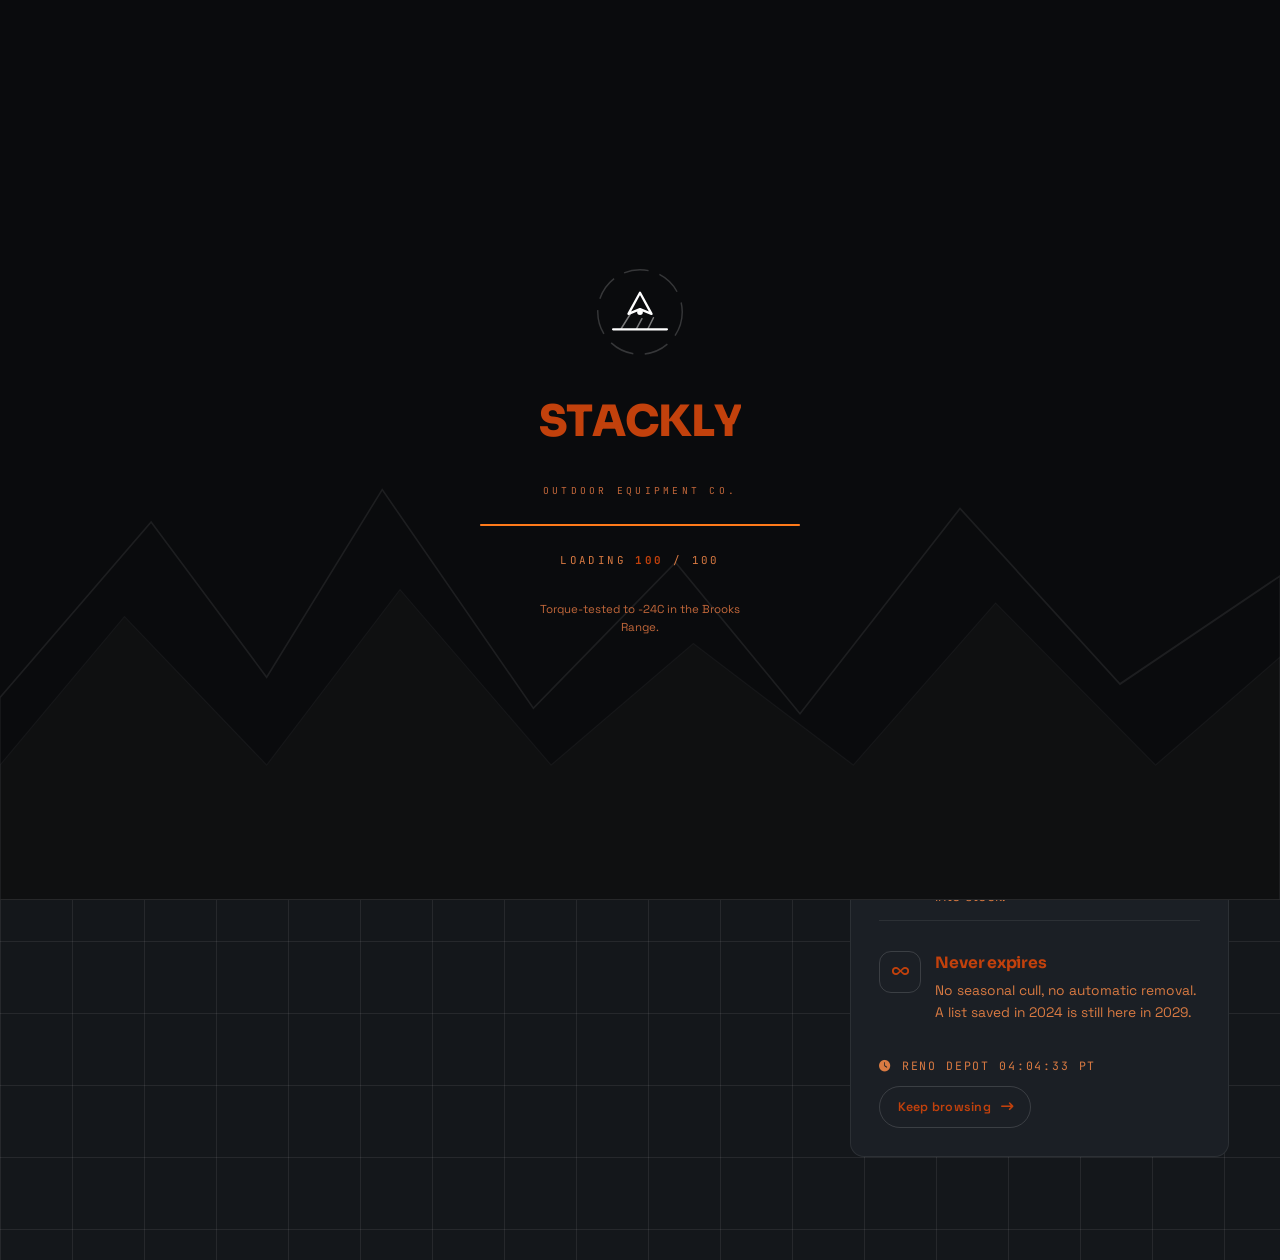
<file: wishlist.html>
<!DOCTYPE html>
<html lang="en">
<head>
<meta charset="UTF-8" />
<script>
/* run before first paint: never let the browser restore or animate a previous
   scroll position on a fresh load — the new page should just open at the top */
try { if ('scrollRestoration' in history) history.scrollRestoration = 'manual'; } catch (e) {}
document.documentElement.classList.add('no-smooth');
function __clearSmooth(){ setTimeout(function(){ document.documentElement.classList.remove('no-smooth'); }, 120); }
window.addEventListener('load', __clearSmooth);
window.addEventListener('pageshow', __clearSmooth);
</script>
<meta name="viewport" content="width=device-width, initial-scale=1, viewport-fit=cover" />
<meta name="theme-color" content="#000000" />
<title>Your Wishlist — Stackly Outdoor Co.</title>
<meta name="description" content="Everything you have saved from the Stackly range, stored on your device and synced when you sign in. Track prices, watch restocks and move the whole list to your cart in one tap." />
<link rel="preconnect" href="https://fonts.googleapis.com" />
<link rel="preconnect" href="https://fonts.gstatic.com" crossorigin />
<link rel="preconnect" href="https://picsum.photos" />
<link href="https://fonts.googleapis.com/css2?family=Sora:wght@400;600;700;800&family=Space+Grotesk:wght@300;400;500;600;700&family=JetBrains+Mono:wght@400;500&display=swap" rel="stylesheet" />
<link rel="stylesheet" href="https://cdnjs.cloudflare.com/ajax/libs/font-awesome/6.5.2/css/all.min.css" />
<link rel="stylesheet" href="css/style.css" />
<link rel="icon" href="data:image/svg+xml,%3Csvg xmlns='http://www.w3.org/2000/svg' viewBox='0 0 32 32'%3E%3Crect width='32' height='32' rx='8' fill='%23000'/%3E%3Cpath d='M5 25 13 10l5 9M18 25l7-12 4 7' stroke='%23fff' stroke-width='2.4' fill='none' stroke-linecap='round'/%3E%3C/svg%3E" />
</head>
<body data-page="wishlist">

<div class="loader" id="loader" role="status" aria-label="Loading Stackly">
  <svg class="loader-ridge" viewBox="0 0 1440 400" preserveAspectRatio="none" aria-hidden="true">
    <path d="M0 400 L0 250 L170 120 L300 235 L430 96 L600 258 L760 150 L900 262 L1080 110 L1260 240 L1440 160 L1440 400 Z" fill="none" stroke="rgba(255,255,255,.16)" stroke-width="1.5"/>
    <path d="M0 400 L0 300 L140 190 L300 300 L450 170 L620 300 L780 210 L960 300 L1120 180 L1300 300 L1440 220 L1440 400 Z" fill="rgba(255,255,255,.04)" stroke="rgba(255,255,255,.08)" stroke-width="1"/>
  </svg>
  <div class="loader-inner">
    <div class="loader-mark">
      <svg viewBox="0 0 100 100" aria-hidden="true">
        <circle class="spin-ring" cx="50" cy="50" r="44" fill="none" stroke="rgba(255,255,255,.18)" stroke-width="1.5" stroke-dasharray="26 12"/>
        <circle class="pin-dot" cx="50" cy="50" r="3" fill="#fff"/>
        <g class="pin-pop">
          <path d="M50 30 L62 52 L50 47 L38 52 Z" fill="none" stroke="#fff" stroke-width="2.4" stroke-linejoin="round"/>
          <path d="M22 68 H78" stroke="#fff" stroke-width="2.4" stroke-linecap="round"/>
          <path d="M30 68 L40 52 M46 68 L52 57 M58 68 L64 56" stroke="rgba(255,255,255,.45)" stroke-width="1.6" stroke-linecap="round"/>
        </g>
      </svg>
    </div>
    <div class="loader-word"></div>
    <span class="loader-tag">Outdoor Equipment Co.</span>
    <div class="loader-bar"><i></i></div>
    <span class="loader-pct">LOADING <b>00</b> / 100</span>
    <p class="loader-tips" style="transition:opacity .26s"></p>
  </div>
</div>

<main>

  <div class="wrap" style="padding-top:clamp(1.4rem,3vw,2.2rem)">
    <a class="btn sm" href="index.html"><i class="fa-solid fa-arrow-left-long" aria-hidden="true"></i> Back to home</a>
  </div>

  <!-- ================= 1 · SAVED ITEMS GRID (JS RENDERED) ================= -->
  <section class="sec bg-grid" id="saved" aria-labelledby="saved-h">
    <div class="wrap">
      <div class="dash-head">
        <div>
          <span class="eyebrow">Your shortlist</span>
          <h2 class="d3" id="saved-h" style="margin:.8rem 0 0;max-width:22ch" data-split>Everything you have saved.</h2>
        </div>
        <span class="fcount">PRICES RECHECKED EVERY HOUR</span>
      </div>

      <div class="fbar" role="group" aria-label="Sort and filter your saved items">
        <div class="field" style="margin:0;flex:1 1 190px;min-width:168px">
          <select id="wishSort" aria-label="Sort saved items">
            <option value="recent" selected>Sort by: recently added</option>
            <option value="price-asc">Sort by: price low to high</option>
            <option value="price-desc">Sort by: price high to low</option>
            <option value="name">Sort by: name A&ndash;Z</option>
          </select>
        </div>
        <div class="field" style="margin:0;flex:1 1 190px;min-width:168px">
          <select id="wishCat" aria-label="Filter saved items by category">
            <option value="" selected>Category: all systems</option>
            <option value="Shelters">Shelters</option>
            <option value="Sleep">Sleep systems</option>
            <option value="Packs">Packs and duffels</option>
            <option value="Camp Kitchen">Camp kitchen</option>
            <option value="Lighting">Lighting and power</option>
            <option value="Apparel">Technical apparel</option>
          </select>
        </div>
        <span class="spacer"></span>
        <span class="fcount" id="wishCount2" aria-live="polite"></span>
        <a class="btn sm" href="shop.html" style="flex:0 0 auto"><i class="fa-solid fa-magnifying-glass"></i> Browse the range</a>
      </div>

      <div class="g g-12" style="margin-top:clamp(1.4rem,2.4vw,2rem);align-items:stretch">
        <div class="c-8">
          <div class="g g-3" id="wishPageList" style="margin-top:1rem"></div>
        </div>

        <div class="c-4">
          <div class="spot spot-pad" style="height:100%">
            <span class="icon-btn" aria-hidden="true" style="margin-bottom:1rem"><i class="fa-solid fa-shield-halved"></i></span>
            <b class="d4" style="display:block;margin-bottom:.6rem">How this list is stored</b>

            <div id="wishPageSum"></div>

            <ul class="feat" style="margin-top:1.2rem">
              <li class="feat-row">
                <span class="feat-ic" aria-hidden="true"><i class="fa-solid fa-mobile-screen"></i></span>
                <div><b>Stored on this device</b><p>Saved straight to this browser. No account, no upload, nothing sent to us until you sign in.</p></div>
              </li>
              <li class="feat-row">
                <span class="feat-ic" aria-hidden="true"><i class="fa-solid fa-cloud-arrow-up"></i></span>
                <div><b>Syncs when you sign in</b><p>Sign in from any machine and the shortlist merges, including items saved while you were logged out.</p></div>
              </li>
              <li class="feat-row">
                <span class="feat-ic" aria-hidden="true"><i class="fa-solid fa-bell"></i></span>
                <div><b>Price alerts on every line</b><p>We watch each saved item hourly and email you when it drops or comes back into stock.</p></div>
              </li>
              <li class="feat-row">
                <span class="feat-ic" aria-hidden="true"><i class="fa-solid fa-infinity"></i></span>
                <div><b>Never expires</b><p>No seasonal cull, no automatic removal. A list saved in 2024 is still here in 2029.</p></div>
              </li>
            </ul>

            <div style="display:flex;flex-wrap:wrap;gap:.7rem;align-items:center;justify-content:space-between;margin-top:1.2rem">
              <span class="mono dim"><i class="fa-solid fa-clock" aria-hidden="true"></i> Reno depot <span data-clock>00:00:00 PT</span></span>
              <a class="btn sm" href="shop.html">Keep browsing <i class="fa-solid fa-arrow-right-long fa-arrow"></i></a>
            </div>
          </div>
        </div>
      </div>
    </div>
  </section>

</main>

<div class="toast-wrap" id="toastWrap" aria-live="polite"></div>

<script src="js/layout.js"></script>
<script src="js/main.js"></script>
</body>
</html>
</file>
<file: css/style.css>
/* ==========================================================================
   STACKLY — Outdoor & Camping
   Dark theme system — layered charcoal + campfire accent
   ========================================================================== */

/* ---------- 1. TOKENS ---------- */
:root{
  /* surfaces: cool charcoal ladder, never pure black (keeps depth + avoids glare) */
  --ink:#0a0b0d;          /* page base */
  --ink-2:#0f1114;        /* raised band / scrollbar track */
  --ink-3:#14171b;        /* card */
  --ink-4:#1b1f25;        /* input / elevated card */
  --ink-5:#242a32;        /* hover / active surface */
  --ink-6:#2f3641;        /* strong surface edge */
  /* hairlines */
  --line:rgba(255,255,255,.075);
  --line-2:rgba(255,255,255,.14);
  --line-3:rgba(255,255,255,.26);
  /* text ramp — deep ember orange, warm against the charcoal ladder */
  --paper:#c2410c;
  --paper-2:#d4551a;
  --paper-3:#e0651f;
  /* inverted fills: soft off-white, never pure #fff */
  --fill:#f1f2f4;
  /* warm ivory for inverted bands — softer than cold white, ties to the accent */
  --paper-inv:#f1ebe1;
  --paper-inv-2:#e4dccf;
  /* secondary copy is lifted, not alpha-faded: a dark hue can't lose opacity
     and stay legible, so the ramp ascends toward the accent instead */
  --mute:#d97a42;
  --mute-2:#c2673a;
  --mute-dark:rgba(10,11,13,.62);
  /* interactive borders need 3:1 against the surface (WCAG 1.4.11) */
  --line-field:rgba(241,242,244,.42);

  /* accent — campfire / lantern amber */
  --acc:#ff7a1a;
  --acc-2:#ffa94d;
  --acc-deep:#c2410c;
  --acc-ink:#170a02;
  --acc-soft:rgba(255,122,26,.13);
  --acc-line:rgba(255,122,26,.34);
  --acc-glow:rgba(255,122,26,.28);

  /* secondary accent — alpine frost, used sparingly for data states */
  --acc-3:#7dd3c0;
  --danger:#ff4d4d;
  --ok:#5fd08a;

  --ff:'Space Grotesk','Inter',system-ui,-apple-system,'Segoe UI',sans-serif;
  --ff-alt:'Sora','Space Grotesk',system-ui,sans-serif;
  --ff-mono:'JetBrains Mono','SFMono-Regular',Consolas,monospace;

  --pad:clamp(1rem,4vw,5.5rem);
  --maxw:1440px;
  --r-s:6px;
  --r-m:14px;
  --r-l:26px;
  --hdr-h:76px;
  --ease:cubic-bezier(.22,.61,.36,1);
  --ease-io:cubic-bezier(.65,.05,.36,1);
  --spring:cubic-bezier(.34,1.56,.64,1);
  --z-hdr:900;
  --z-drawer:1000;
  --z-404:1200;
}

/* ---------- 2. RESET / SCROLL LOCK ---------- */
*,*::before,*::after{box-sizing:border-box;}
html{
  -webkit-text-size-adjust:100%;
  scroll-behavior:smooth;
  /* prevent horizontal overflow at root */
  max-width:100%;
  overflow-x:clip;
}
html.no-smooth{scroll-behavior:auto;}
body{
  margin:0;
  max-width:100%;
  overflow-x:clip;
  font-family:var(--ff);
  background:var(--ink);
  background-image:
    radial-gradient(90rem 46rem at 78% -12%,rgba(255,122,26,.10),transparent 62%),
    radial-gradient(70rem 40rem at 8% 6%,rgba(125,211,192,.055),transparent 60%);
  color:var(--paper);
  font-size:clamp(.94rem,.35vw + .86rem,1rem);
  line-height:1.65;
  -webkit-font-smoothing:antialiased;
  text-rendering:optimizeLegibility;
  min-height:100vh;
}
body.is-locked{overflow:hidden;}
html.is-locked,html:has(body.is-locked){overflow:hidden;}
img,svg,video,canvas{display:block;max-width:100%;height:auto;}
img{width:100%;object-fit:cover;}
a{color:inherit;text-decoration:none;}
button,input,select,textarea{font:inherit;color:inherit;}
button{background:none;border:0;cursor:pointer;}
ul,ol{margin:0;padding:0;list-style:none;}
h1,h2,h3,h4,h5,p,figure{margin:0;}
::selection{background:var(--acc);color:var(--acc-ink);}

/* Paragraph copy renders white on the shop and contact pages, except inside the
   page hero, which keeps black text (its background photo can be bright).
   body[data-page] keeps the change off every other page. (0,1,2) outranks
   .feat-row p, .cta-box p, .ctc p, .art p, .step p, .tst-card p and .lead/.dim,
   and beats plain inheritance from any container; the hero rule is (0,2,2), so
   it wins inside .phero.
   The previous .diag-band override is deliberately dropped: that band is cream,
   and the site's own .diag-band .feat-row p (0,2,1) keeps dark text there. */
body[data-page="shop"] p,
body[data-page="contact"] p{color:#fff;}
body[data-page="shop"] .phero p,
body[data-page="contact"] .phero p{color:#000;}

/* Global bleed: any element may use .bleed for full-bleed artwork */
.bleed{width:100%;max-width:100%;}

/* Scrollbar */
::-webkit-scrollbar{width:10px;height:10px;}
::-webkit-scrollbar-track{background:var(--ink-2);}
::-webkit-scrollbar-thumb{background:#2a2a2a;border-radius:99px;border:2px solid var(--ink-2);}
::-webkit-scrollbar-thumb:hover{background:var(--line-3);}

/* ---------- 3. TYPOGRAPHY ---------- */
.d1{font-family:var(--ff-alt);font-weight:800;font-size:clamp(2.6rem,7.4vw,7.4rem);line-height:.9;letter-spacing:-.045em;}
.d2{font-family:var(--ff-alt);font-weight:800;font-size:clamp(2rem,4.6vw,4.2rem);line-height:.98;letter-spacing:-.035em;}
.d3{font-family:var(--ff-alt);font-weight:700;font-size:clamp(1.5rem,2.9vw,2.6rem);line-height:1.05;letter-spacing:-.028em;}
.d4{font-family:var(--ff-alt);font-weight:700;font-size:clamp(1.15rem,1.5vw,1.5rem);line-height:1.15;letter-spacing:-.02em;}
.eyebrow{
  font-family:var(--ff-mono);font-size:.68rem;letter-spacing:.34em;text-transform:uppercase;
  color:var(--mute);display:inline-flex;align-items:center;gap:.7rem;
}
.eyebrow::before{content:"";width:26px;height:1px;background:var(--acc);}
.eyebrow.inv{color:var(--mute-dark);}
.eyebrow.inv::before{background:rgba(0,0,0,.3);}
.lead{color:rgba(255,255,255,.62);font-size:clamp(.98rem,.5vw + .84rem,1.14rem);max-width:62ch;}
.lead.inv{color:var(--mute-dark);}
/* hero slide copy: heavier than body lead so it holds the eye next to the h2 */
.lead-b{font-weight:650;}
.mono{font-family:var(--ff-mono);font-size:.72rem;letter-spacing:.16em;text-transform:uppercase;}
.dim{color:var(--mute);}
.tnum{font-variant-numeric:tabular-nums;}

/* ---------- 4. LAYOUT ---------- */
.wrap{width:100%;max-width:var(--maxw);margin-inline:auto;padding-inline:var(--pad);}
.wrap-wide{max-width:1720px;}
.sec{position:relative;padding-block:clamp(3.6rem,8vw,8.5rem);overflow:hidden;}
.sec-tight{padding-block:clamp(2.4rem,5vw,5rem);}
.sec-head{display:grid;grid-template-columns:1fr;gap:1.2rem;margin-bottom:clamp(2rem,4vw,3.6rem);}
@media(min-width:900px){
  .sec-head.split{grid-template-columns:1.05fr .95fr;align-items:end;gap:3rem;}
  .sec-head.split .lead{margin-left:auto;}
}
.g{display:grid;gap:clamp(1rem,1.6vw,1.6rem);}
.g-2{grid-template-columns:repeat(2,1fr);}
.g-3{grid-template-columns:repeat(3,1fr);}
.g-4{grid-template-columns:repeat(4,1fr);}
@media(max-width:1080px){.g-4{grid-template-columns:repeat(2,1fr);}}
@media(max-width:760px){.g-3,.g-4{grid-template-columns:repeat(2,1fr);}}
@media(max-width:520px){.g-2,.g-3,.g-4{grid-template-columns:1fr;}}
.g-12{grid-template-columns:repeat(12,minmax(0,1fr));gap:clamp(1rem,1.6vw,1.8rem);}
@media(max-width:1000px){.g-12{grid-template-columns:repeat(6,minmax(0,1fr));}}
@media(max-width:620px){.g-12{grid-template-columns:minmax(0,1fr);}}
.c-4{grid-column:span 4;} .c-5{grid-column:span 5;} .c-6{grid-column:span 6;}
.c-7{grid-column:span 7;} .c-8{grid-column:span 8;} .c-3{grid-column:span 3;}
@media(max-width:1000px){.c-4,.c-5,.c-7,.c-8,.c-3{grid-column:span 6;}}
@media(max-width:620px){.c-3,.c-4,.c-5,.c-6,.c-7,.c-8{grid-column:auto;}}
.gap-xl{gap:clamp(2rem,4vw,4.5rem);}
.mt-l{margin-top:clamp(2rem,4vw,3.4rem);}
.center{text-align:center;}
.mw-720{max-width:720px;margin-inline:auto;}
.mw-560{max-width:560px;margin-inline:auto;}

/* ---------- 5. BUTTONS / CHIPS ---------- */
.btn{
  position:relative;display:inline-flex;align-items:center;justify-content:center;gap:.6rem;
  padding:.92rem 1.6rem;border-radius:99px;font-weight:600;font-size:.86rem;letter-spacing:.02em;
  border:1px solid var(--line-2);background:transparent;color:var(--paper);overflow:hidden;
  isolation:isolate;transition:color .4s var(--ease),border-color .4s var(--ease),transform .4s var(--spring);
  white-space:nowrap;cursor:pointer;
}
.btn span,.btn i{position:relative;z-index:2;}
.btn::before{
  /* z-index:-1 so the fill paints in the negative layer: above the button's own
     background (paint step 1) but BELOW its inline text (step 5). At z-index:1
     it painted above the text, hiding any label not wrapped in <span>. The
     button's isolation:isolate keeps the negative layer inside the button. */
  content:"";position:absolute;inset:0;z-index:-1;background:var(--acc);
  transform:translateY(101%);transition:transform .5s var(--ease);
}
.btn:hover{color:var(--acc-ink);border-color:var(--acc);}
.btn:hover::before{transform:translateY(0);}
.btn:active{transform:scale(.97);}
.btn.solid{background:var(--acc);color:var(--acc-ink);border-color:var(--acc);box-shadow:0 10px 30px -12px var(--acc-glow);}
.btn.solid::before{background:var(--acc-2);}
.btn.solid:hover{color:var(--acc-ink);}
.btn.solid:hover{box-shadow:0 16px 40px -12px var(--acc-glow);}
.btn.ghost{border-color:var(--line-2);}
.btn.dark{border-color:rgba(0,0,0,.2);color:var(--ink);}
.btn.dark::before{background:var(--acc);}
.btn.dark:hover{color:var(--acc-ink);}
/* hero sits on a dark image, so the ghost variant needs a filled surface to
   carry black text. Scoped to the hero to leave light-section buttons alone. */
.hero .btn.dark{background:var(--fill);border-color:var(--fill);}
.btn.dark.solid{background:var(--ink);color:var(--paper);}
.btn.dark.solid::before{background:var(--acc);}
.btn.dark.solid:hover{color:var(--acc-ink);}
.btn.sm{padding:.6rem 1.1rem;font-size:.78rem;}
.btn.lg{padding:1.05rem 2rem;font-size:.92rem;}
.btn.block{width:100%;}
.btn .fa-arrow{transition:transform .45s var(--ease);}
.btn:hover .fa-arrow{transform:translateX(5px);}

.icon-btn{
  width:42px;height:42px;border-radius:50%;display:grid;place-items:center;
  border:1px solid var(--line);color:var(--paper);flex:0 0 auto;
  transition:background .35s var(--ease),color .35s var(--ease),border-color .35s var(--ease),transform .35s var(--spring);
}
.icon-btn:hover{background:var(--acc);color:var(--acc-ink);border-color:var(--acc);transform:translateY(-2px);}
.icon-btn.dark{border-color:rgba(0,0,0,.16);color:var(--ink);}
.icon-btn.dark:hover{background:var(--ink);color:var(--paper);}

.chip{
  display:inline-flex;align-items:center;gap:.5rem;padding:.44rem .9rem;border-radius:99px;
  border:1px solid var(--line-2);font-size:.74rem;letter-spacing:.06em;
  color:var(--mute);transition:all .35s var(--ease);cursor:pointer;background:transparent;
}
.chip:hover{color:var(--paper);border-color:var(--line-3);background:var(--acc-soft);}
.chip.on{background:var(--acc);color:var(--acc-ink);border-color:var(--acc);font-weight:600;}
.chip.dark{border-color:rgba(0,0,0,.16);color:var(--mute-dark);}
.chip.dark:hover{background:rgba(0,0,0,.06);}
.chip.dark.on{background:var(--ink);color:var(--paper);border-color:var(--ink);}
.chip-row{display:flex;flex-wrap:wrap;gap:.55rem;}

.link-u{
  display:inline-flex;align-items:center;gap:.5rem;font-weight:600;font-size:.84rem;color:var(--acc);
  padding-bottom:2px;background-image:linear-gradient(var(--acc),var(--acc));
  background-size:0% 1px;background-repeat:no-repeat;background-position:0 100%;
  transition:background-size .45s var(--ease),gap .35s var(--ease);
}
.link-u:hover{background-size:100% 1px;gap:.85rem;}
.link-u.dark{background-image:linear-gradient(var(--ink),var(--ink));}
.tag{display:inline-block;padding:.3rem .6rem;border-radius:99px;font-family:var(--ff-mono);font-size:.62rem;letter-spacing:.16em;text-transform:uppercase;border:1px solid var(--line-2);color:var(--mute);}
.tag.dark{border-color:rgba(0,0,0,.18);color:var(--mute-dark);}

/* ---------- 6. BACKGROUNDS / PATTERNS / DIAGONAL ---------- */
.bg-grid{
  background-color:var(--ink-3);
  background-image:linear-gradient(var(--line) 1px,transparent 1px),linear-gradient(90deg,var(--line) 1px,transparent 1px);
  background-size:clamp(40px,6vw,72px) clamp(40px,6vw,72px);
}
.bg-grid-dark{background-color:var(--paper-inv);background-image:linear-gradient(rgba(0,0,0,.07) 1px,transparent 1px),linear-gradient(90deg,rgba(0,0,0,.07) 1px,transparent 1px);background-size:clamp(40px,6vw,72px) clamp(40px,6vw,72px);}
/* Text sitting DIRECTLY on the inverted section must be dark.
   Dark-surface children (.pcard/.spot/.plan/.tst-card/...) and nested dark bands keep light text. */
.bg-grid-dark :where(h1,h2,h3,h4,h5,b,strong,th,dt,.d1,.d2,.d3,.d4,.d5,.quote-mark,.mono,.eyebrow):not(:where(.pcard,.spot,.plan,.art,.tst-card,.tbl,.rail-item,.mq-band,.drawer,.search,.bg-dots,.bg-grid,.bg-lines,.bg-noise,.loc,.rail) *){color:var(--ink);}
.bg-grid-dark :where(p,li,dd,.lead,.dim):not(:where(.pcard,.spot,.plan,.art,.tst-card,.tbl,.rail-item,.mq-band,.bg-dots,.bg-grid,.bg-lines,.bg-noise,.loc,.rail) *){color:var(--mute-dark);}
.bg-grid-dark :where(.link-u):not(:where(.pcard,.spot,.plan,.art,.tst-card,.tbl,.rail-item,.bg-dots,.bg-grid,.bg-lines) *){color:var(--acc-deep);background-image:linear-gradient(var(--acc-deep),var(--acc-deep));}
.bg-dots{background-color:var(--ink-2);background-image:radial-gradient(rgba(255,255,255,.16) 1px,transparent 1px);background-size:26px 26px;}
.bg-dots-light{background-color:var(--paper-inv);background-image:radial-gradient(rgba(0,0,0,.14) 1px,transparent 1px);background-size:24px 24px;}
.bg-lines{background-color:var(--ink);background-image:repeating-linear-gradient(135deg,var(--line) 0 1px,transparent 1px 14px);}
.bg-dash{background-image:repeating-linear-gradient(90deg,var(--line-2) 0 10px,transparent 10px 22px);}
.bg-noise::after{
  content:"";position:absolute;inset:0;pointer-events:none;opacity:.045;mix-blend-mode:overlay;
  background-image:url("data:image/svg+xml,%3Csvg xmlns='http://www.w3.org/2000/svg' width='160' height='160'%3E%3Cfilter id='n'%3E%3CfeTurbulence type='fractalNoise' baseFrequency='.85' numOctaves='3'/%3E%3C/filter%3E%3Crect width='160' height='160' filter='url(%23n)'/%3E%3C/svg%3E");
}
.vignette::after{content:"";position:absolute;inset:0;pointer-events:none;background:rgba(0,0,0,.45);}

/* Diagonal section edges */
.diag-top{clip-path:polygon(0 4.2rem,100% 0,100% 100%,0 100%);margin-top:-4.2rem;}
.diag-top-lg{clip-path:polygon(0 7rem,100% 0,100% 100%,0 100%);margin-top:-7rem;}
.diag-both{clip-path:polygon(0 4.2rem,100% 0,100% calc(100% - 4.2rem),0 100%);margin-top:-4.2rem;}
.diag-both-lg{clip-path:polygon(0 7rem,100% 0,100% calc(100% - 7rem),0 100%);margin-top:-7rem;}
.diag-band{
  position:relative;background:var(--paper-inv);color:var(--ink);
  clip-path:polygon(0 3.4rem,100% 0,100% 100%,0 100%);padding-block:clamp(3rem,6vw,6rem);
  margin-block:clamp(1rem,3vw,2.5rem);
}
.diag-band > *{position:relative;z-index:2;}
/* Inside an inverted band the text is dark, but nested dark-surface cards must keep light text. */
.diag-band :is(.spot,.pcard,.plan,.art,.tst-card,.rail-item,.loc,.dash-card),
.diag-strip :is(.spot,.pcard,.plan,.art,.tst-card,.rail-item,.loc,.dash-card){color:var(--paper);}
.diag-band .feat-row p,.diag-strip .feat-row p{color:var(--mute-dark);}
.diag-band .feat-row:hover .feat-ic,.diag-strip .feat-row:hover .feat-ic{background:var(--ink);color:var(--paper);}
.diag-band :is(.bar-mini i),.diag-strip :is(.bar-mini i){background:var(--acc-deep);}
.diag-band .link-u,.diag-strip .link-u{color:var(--acc-deep);background-image:linear-gradient(var(--acc-deep),var(--acc-deep));}
.diag-band .hl::after,.diag-strip .hl::after{background:linear-gradient(90deg,var(--acc),var(--acc-2));}
.diag-strip{
  position:relative;padding-block:clamp(2.4rem,5vw,4.6rem);
  background:var(--paper-inv);color:var(--ink);
  clip-path:polygon(0 2.6rem,100% 0,100% 100%,0 calc(100% - 2.6rem));
  margin-block:clamp(1rem,3vw,2.4rem);
}
.diag-strip::before{content:"";position:absolute;inset:0;z-index:0;background-image:repeating-linear-gradient(45deg,rgba(0,0,0,.05) 0 1px,transparent 1px 12px);}
.skew-box{transform:skewY(-4deg);}
.unskew{transform:skewY(4deg);}
.rot-line{position:absolute;width:2px;background:linear-gradient(180deg,transparent,var(--line-3),transparent);height:100%;top:0;}

/* Corner notches (premium detail) */
.notch{position:relative;}
.notch-tr::after,.notch-br::after{
  content:"";position:absolute;width:clamp(22px,3vw,44px);aspect-ratio:1;background:var(--ink);
  border-radius:0 0 0 100%;z-index:3;
}
.notch-tr::after{top:0;right:0;}
.notch-br::after{bottom:0;right:0;border-radius:0 0 0 0;}

/* ---------- 7. HEADER ---------- */
.site-header{
  position:sticky;top:0;z-index:var(--z-hdr);
  background:rgba(0,0,0,.62);
  backdrop-filter:blur(18px) saturate(140%);
  -webkit-backdrop-filter:blur(18px) saturate(140%);
  border-bottom:1px solid var(--line);
  transition:transform .5s var(--ease),background .4s var(--ease),box-shadow .4s var(--ease);
}
.site-header::after{
  content:"";position:absolute;left:0;bottom:-1px;height:1px;width:var(--hscroll,0%);
  background:var(--fill);opacity:.7;transition:width .12s linear;
}
.site-header.hide{transform:translateY(-102%);}
.hdr{
  height:var(--hdr-h);display:flex;align-items:center;gap:clamp(.6rem,1.4vw,1.4rem);
  max-width:1720px;margin-inline:auto;padding-inline:var(--pad);
}
/* Logo */
.logo{display:flex;align-items:center;gap:.7rem;flex:0 0 auto;position:relative;z-index:2;}
.logo-mark{
  width:40px;height:40px;border-radius:11px;display:grid;place-items:center;flex:0 0 auto;
  background:var(--fill);color:var(--ink);font-size:1.05rem;
  box-shadow:0 6px 20px rgba(0,0,0,.5);
  transition:transform .55s var(--spring),border-radius .55s var(--ease);
}
.logo:hover .logo-mark{transform:rotate(-12deg) scale(1.07);border-radius:50%;}
.logo-mark svg{width:22px;height:22px;}
.logo-txt{display:flex;flex-direction:column;line-height:1;}
.logo-txt b{font-family:var(--ff-alt);font-weight:800;font-size:1.22rem;letter-spacing:-.03em;}
.logo-txt small{font-family:var(--ff-mono);font-size:.54rem;letter-spacing:.3em;color:var(--mute-2);text-transform:uppercase;margin-top:3px;}
/* raster wordmark replaces the old SVG mark + text lockup */
.logo-img{
  display:block;flex:0 0 auto;
  width:132px;height:auto;
  transition:transform .5s var(--spring),opacity .4s var(--ease);
}
.logo:hover .logo-img{transform:scale(1.05);}
/* footer wordmark runs a little larger than the header lockup */
.footer .logo-img{width:158px;}

/* Desktop nav */
.main-nav{display:none;}
@media(min-width:1080px){
  .main-nav{display:flex;align-items:center;gap:.15rem;margin-left:clamp(.6rem,1.6vw,1.6rem);}
}
.main-nav a{
  position:relative;padding:.6rem .82rem;font-family:var(--ff-alt);font-size:.9rem;font-weight:700;
  letter-spacing:-.01em;color:var(--mute);
  border-radius:8px;transition:color .3s var(--ease);
}
.main-nav a::after{
  content:"";position:absolute;left:.82rem;right:.82rem;bottom:.42rem;height:1px;background:var(--acc);
  transform:scaleX(0);transform-origin:right;transition:transform .42s var(--ease);
}
.main-nav a:hover,.main-nav a.active{color:var(--paper);}
.main-nav a:hover::after,.main-nav a.active::after{transform:scaleX(1);transform-origin:left;}
.main-nav a.active{font-weight:800;}

.hdr-tools{display:flex;align-items:center;gap:.4rem;margin-left:auto;position:relative;z-index:2;}
@media(max-width:1079px){.hdr-tools .only-lg{display:none !important;}}

/* Search */
.search{
  display:none;position:relative;align-items:center;
  border:1px solid var(--line);border-radius:99px;background:rgba(255,255,255,.04);
  transition:border-color .4s var(--ease),background .4s var(--ease),width .4s var(--ease);
}
@media(min-width:860px){.search{display:flex;width:clamp(180px,20vw,290px);}
  .search.wide{width:clamp(240px,30vw,420px);}
  .search:focus-within{border-color:var(--line-3);background:rgba(255,255,255,.08);}
}
.search .fa-magnifying-glass{position:absolute;left:.85rem;font-size:.78rem;color:var(--mute-2);pointer-events:none;transition:color .3s;}
.search:focus-within .fa-magnifying-glass{color:var(--paper);}
.search input{
  width:100%;background:transparent;border:0;outline:0;padding:.66rem 2.3rem .66rem 2.3rem;
  font-size:.83rem;color:var(--paper);
}
.search input::placeholder{color:var(--mute-2);}
.search button{
  position:absolute;right:.24rem;top:50%;transform:translateY(-50%);
  width:32px;height:32px;border-radius:50%;display:grid;place-items:center;
  background:rgba(255,255,255,.07);color:var(--paper);font-size:.72rem;
  transition:background .3s var(--ease),color .3s var(--ease),transform .3s var(--ease);
}
.search button:hover{background:var(--fill);color:var(--ink);transform:translateY(-50%) scale(1.08);}
.search-suggest{
  position:absolute;top:calc(100% + 8px);left:0;right:0;background:var(--ink-3);
  border:1px solid var(--line-2);border-radius:14px;padding:.4rem;overflow:hidden;
  opacity:0;visibility:hidden;transform:translateY(-6px);transition:all .3s var(--ease);z-index:20;
  box-shadow:0 22px 50px rgba(0,0,0,.6);
}
.search.open .search-suggest{opacity:1;visibility:visible;transform:translateY(0);}
.search-suggest a{display:flex;align-items:center;gap:.7rem;padding:.55rem .7rem;border-radius:9px;font-size:.82rem;color:var(--mute);transition:all .25s;}
.search-suggest a:hover,.search-suggest a.hot{background:rgba(255,255,255,.06);color:var(--paper);}
.search-suggest a i{font-size:.72rem;width:16px;text-align:center;}

/* Mobile search toggle */
@media(max-width:859px){
  .search.mobile-open{
    display:flex;position:absolute;top:calc(100% + 8px);left:var(--pad);right:var(--pad);width:auto;
    background:var(--ink-3);border-color:var(--line-2);z-index:30;animation:dropIn .35s var(--ease);
  }
  .search.mobile-open input{padding-block:.8rem;}
}
@keyframes dropIn{from{opacity:0;transform:translateY(-10px);}to{opacity:1;transform:translateY(0);}}

.count-badge{
  position:absolute;top:-3px;right:-3px;min-width:16px;height:16px;padding:0 4px;border-radius:99px;
  background:var(--fill);color:var(--ink);font-size:.58rem;font-weight:800;
  display:grid;place-items:center;font-family:var(--ff-mono);line-height:1;
  transform:scale(0);transition:transform .4s var(--spring);
}
.count-badge.show{transform:scale(1);}
.icon-btn{position:relative;}

.btn-signin{display:none;}
@media(min-width:1080px){
  .btn-signin{display:inline-flex;padding:.66rem 1.25rem;font-size:.8rem;}
}
.hamburger{
  display:none;width:42px;height:42px;border-radius:12px;border:1px solid var(--line);
  place-items:center;flex:0 0 auto;position:relative;background:rgba(255,255,255,.03);
  transition:background .3s var(--ease),border-color .3s var(--ease);
}
.hamburger:hover{background:rgba(255,255,255,.08);border-color:var(--line-3);}
.hamburger i{font-size:.9rem;transition:opacity .3s var(--ease),transform .4s var(--ease);}
.hamburger .i-open{opacity:1;transform:rotate(0) scale(1);}
.hamburger .i-close{position:absolute;opacity:0;transform:rotate(-90deg) scale(.5);}
.hamburger.active .i-open{opacity:0;transform:rotate(90deg) scale(.5);}
.hamburger.active .i-close{opacity:1;transform:rotate(0) scale(1);}
@media(max-width:1079px){.hamburger{display:grid;}}
@media(max-width:380px){
  .logo-img{width:96px;}
  .hdr{gap:.35rem;}
  .hdr-tools{gap:.3rem;}
  .hdr-tools .icon-btn,
  .hdr-tools .hamburger{width:38px;height:38px;}
  .icon-btn .count-badge{right:-4px;top:-4px;}
}

/* ---------- 8. MOBILE DRAWER MENU ---------- */
.drawer-scrim{
  position:fixed;inset:0;background:rgba(0,0,0,.72);backdrop-filter:blur(6px);
  opacity:0;visibility:hidden;transition:opacity .45s var(--ease),visibility .45s;z-index:calc(var(--z-drawer) - 1);
}
.drawer-scrim.open{opacity:1;visibility:visible;}
.drawer{
  position:fixed;top:0;right:0;height:100%;width:min(400px,90vw);z-index:var(--z-drawer);
  background:var(--ink-2);border-left:1px solid var(--line-2);
  transform:translateX(102%);transition:transform .55s var(--ease),visibility 0s linear .55s;
  visibility:hidden;
  display:flex;flex-direction:column;overflow:hidden;
  box-shadow:-30px 0 70px rgba(0,0,0,.7);
}
.drawer.open{transform:translateX(0);visibility:visible;transition:transform .55s var(--ease),visibility 0s linear 0s;}
.drawer::before{
  content:"";position:absolute;inset:0;pointer-events:none;
  background-image:linear-gradient(var(--line) 1px,transparent 1px),linear-gradient(90deg,var(--line) 1px,transparent 1px);
  background-size:52px 52px;opacity:.5;
}
.drawer-top{
  position:relative;display:flex;align-items:center;gap:.8rem;padding:1.1rem 1.3rem;
  border-bottom:1px solid var(--line);flex:0 0 auto;
}
.drawer-top .drawer-label{font-family:var(--ff-mono);font-size:.62rem;letter-spacing:.3em;text-transform:uppercase;color:var(--mute-2);margin-left:auto;}
.drawer-x{
  width:40px;height:40px;border-radius:50%;border:1px solid var(--line-2);display:grid;place-items:center;
  font-size:.85rem;transition:all .35s var(--ease);flex:0 0 auto;
}
.drawer-x:hover{background:var(--fill);color:var(--ink);transform:rotate(90deg);}
.drawer-nav{flex:1 1 auto;overflow-y:auto;overscroll-behavior:contain;padding:1rem 1.1rem 1.4rem;position:relative;-webkit-overflow-scrolling:touch;}
.drawer-nav::-webkit-scrollbar{width:5px;}
.drawer-nav::-webkit-scrollbar-thumb{background:#2c2c2c;border-radius:99px;border:0;}
.drawer-link{
  position:relative;display:flex;align-items:center;gap:.9rem;padding:.95rem .9rem;border-radius:14px;
  color:var(--mute);font-family:var(--ff-alt);font-weight:700;font-size:1.06rem;letter-spacing:-.02em;
  transition:color .3s var(--ease),background .3s var(--ease),padding-left .35s var(--ease);
  overflow:hidden;
}
.drawer-link .dl-ico{
  width:34px;height:34px;border-radius:10px;border:1px solid var(--line);display:grid;place-items:center;
  font-size:.76rem;flex:0 0 auto;transition:all .35s var(--ease);
}
.drawer-link:hover{color:var(--paper);background:rgba(255,255,255,.05);padding-left:1.2rem;}
.drawer-link:hover .dl-ico{border-color:var(--line-3);transform:rotate(-8deg);}
.drawer-link .dl-idx{margin-left:auto;font-family:var(--ff-mono);font-size:.6rem;color:var(--mute-2);letter-spacing:.1em;}
.drawer-link.active{color:var(--ink);background:var(--fill);}
.drawer-link.active .dl-ico{background:var(--ink);color:var(--paper);border-color:var(--ink);transform:none;}
.drawer-link.active .dl-idx{color:rgba(0,0,0,.4);}
.drawer-link.active::before{
  content:"";position:absolute;left:0;top:12%;bottom:12%;width:3px;border-radius:99px;background:var(--ink);
}
.drawer-sep{height:1px;background:var(--line);margin:1rem .9rem;}
.drawer-sub{font-family:var(--ff-mono);font-size:.6rem;letter-spacing:.28em;text-transform:uppercase;color:var(--mute-2);padding:.4rem .9rem;}
.drawer-link.sm{font-size:.9rem;font-family:var(--ff);font-weight:700;padding:.7rem .9rem;}
.drawer-link.sm .dl-ico{width:28px;height:28px;font-size:.66rem;}
.drawer-foot{
  flex:0 0 auto;padding:1rem 1.2rem 1.2rem;border-top:1px solid var(--line);
  display:grid;gap:.55rem;position:relative;background:rgba(0,0,0,.35);
}
.drawer-socials{display:flex;gap:.4rem;justify-content:space-between;margin-top:.3rem;}
.drawer-socials a{
  flex:1;height:40px;border-radius:12px;border:1px solid var(--line);display:grid;place-items:center;
  font-size:.82rem;color:var(--mute);transition:all .3s var(--ease);
}
.drawer-socials a:hover{background:var(--fill);color:var(--ink);transform:translateY(-3px);}

/* ---------- 9. PRELOADER ---------- */
.loader{
  position:fixed;inset:0;z-index:2000;background:var(--ink);
  display:grid;place-items:center;overflow:hidden;
  transition:opacity .7s var(--ease),visibility .7s;
}
.loader.done{opacity:0;visibility:hidden;}
.loader-inner{position:relative;z-index:3;display:grid;justify-items:center;gap:1.6rem;text-align:center;padding:1.5rem;width:min(460px,86vw);}
.loader-ridge{position:absolute;inset:auto 0 0 0;height:60%;z-index:1;opacity:.5;}
.loader-mark{position:relative;width:96px;height:96px;display:grid;place-items:center;}
.loader-mark svg{width:100%;height:100%;overflow:visible;}
.loader-mark .spin-ring{
  transform-origin:50% 50%;animation:spinRing 2.6s linear infinite;
}
.loader-mark .pin-pop{animation:pinPop 1.9s var(--ease) infinite;}
.loader-mark .pin-dot{animation:pinDot 1.9s var(--ease) infinite;}
@keyframes spinRing{to{transform:rotate(360deg);}}
@keyframes pinPop{0%,100%{transform:translateY(0);}50%{transform:translateY(-5px);}}
@keyframes pinDot{0%{r:3;opacity:1;}70%,100%{r:11;opacity:0;}}
.loader-word{font-family:var(--ff-alt);font-weight:800;font-size:clamp(1.8rem,6vw,2.7rem);letter-spacing:-.03em;display:flex;overflow:hidden;}
.loader-word span{display:inline-block;animation:letterUp .8s var(--ease) both;}
@keyframes letterUp{from{transform:translateY(105%) rotate(8deg);opacity:0;}to{transform:translateY(0) rotate(0);opacity:1;}}
.loader-tag{font-family:var(--ff-mono);font-size:.6rem;letter-spacing:.34em;text-transform:uppercase;color:var(--mute-2);}
.loader-bar{width:min(320px,72vw);height:2px;background:var(--line-2);position:relative;overflow:hidden;border-radius:99px;}
.loader-bar i{position:absolute;inset:0 100% 0 0;background:var(--acc);transition:right .25s linear;box-shadow:0 0 14px var(--acc-glow);}
.loader-pct{font-family:var(--ff-mono);font-size:.68rem;letter-spacing:.22em;color:var(--mute);}
.loader-pct b{color:var(--paper);}
.loader-tips{margin-top:.4rem;font-size:.72rem;color:var(--mute-2);min-height:2.6em;max-width:34ch;line-height:1.5;}
.loader-curtain{position:absolute;inset:0;z-index:9;background:var(--ink);transform:scaleY(0);transform-origin:top;}

/* ---------- 10. SCROLL REVEAL ---------- */
[data-reveal]{opacity:0;transform:translateY(34px);transition:opacity .95s var(--ease),transform .95s var(--ease);transition-delay:var(--rd,0ms);}
[data-reveal="left"]{transform:translateX(-52px);}
[data-reveal="right"]{transform:translateX(52px);}
[data-reveal="scale"]{transform:scale(.9);}
[data-reveal="clip"]{clip-path:inset(0 0 100% 0);opacity:1;transform:none;transition:clip-path 1.1s var(--ease);}
[data-reveal].in{opacity:1;transform:none;clip-path:inset(0 0 0 0);}

/* Split text */
.split-line{display:block;overflow:hidden;}
.split-line .w{display:inline-block;transform:translateY(105%) rotate(4deg);opacity:0;transition:transform 1s var(--ease),opacity .8s var(--ease);transition-delay:calc(var(--i,0) * 90ms);}
.in .split-line .w,.split-line.in .w{transform:translateY(0) rotate(0);opacity:1;}
.hl{position:relative;display:inline-block;}
.hl::after{
  content:"";position:absolute;left:-2%;right:-2%;bottom:.08em;height:.34em;
  background:linear-gradient(90deg,var(--acc),var(--acc-2));z-index:-1;
  transform:scaleX(0);transform-origin:left;border-radius:2px;
  transition:transform 1.05s var(--ease) .35s;
}
.hl.dark::after{background:var(--ink);}
.in .hl::after,.hl.in::after{transform:scaleX(1);}
.hl-line{position:relative;}
.hl-line::after{
  content:"";position:absolute;left:0;bottom:-.35em;height:2px;width:100%;background:var(--acc);
  transform:scaleX(0);transform-origin:left;transition:transform 1s var(--ease) .4s;
}
.in .hl-line::after{transform:scaleX(1);}

/* ---------- 11. MARQUEE ---------- */
.marquee{
  position:relative;display:flex;overflow:hidden;width:100%;
  -webkit-mask-image:linear-gradient(90deg,transparent,#000 7%,#000 93%,transparent);
  mask-image:linear-gradient(90deg,transparent,#000 7%,#000 93%,transparent);
  user-select:none;
}
.marquee.no-mask{-webkit-mask-image:none;mask-image:none;}
/* On phones the 7%/93% edge masks hide marquee copy at the screen edges, so the
   right side reads as a black fade that covers the content. Drop them on small
   screens; desktop keeps the soft edge fade. */
@media(max-width:860px){
  .marquee:not(.vert){-webkit-mask-image:none;mask-image:none;}
}
.marquee-track{display:flex;align-items:center;flex:0 0 auto;gap:var(--mq-gap,2.2rem);padding-right:var(--mq-gap,2.2rem);will-change:transform;}
.marquee-track.rev{animation:marqueeX var(--mq-dur,34s) linear infinite reverse;}
.marquee-track.fwd{animation:marqueeX var(--mq-dur,34s) linear infinite;}
.marquee:hover .marquee-track{animation-play-state:paused;}
@keyframes marqueeX{from{transform:translate3d(0,0,0);}to{transform:translate3d(-100%,0,0);}}
.mq-item{
  display:inline-flex;align-items:center;gap:1.1rem;white-space:nowrap;
  font-family:var(--ff-alt);font-weight:700;letter-spacing:-.02em;
  font-size:clamp(1.5rem,3.6vw,3.2rem);line-height:1;
}
.mq-item .mq-dot{width:9px;height:9px;border-radius:50%;background:var(--fill);flex:0 0 auto;opacity:.5;}
.mq-outline{color:transparent;-webkit-text-stroke:1.4px var(--paper);}
.mq-outline.thin{-webkit-text-stroke-width:1px;}
.marquee.vert{flex-direction:column;overflow:hidden;-webkit-mask-image:linear-gradient(180deg,transparent,#000 10%,#000 90%,transparent);mask-image:linear-gradient(180deg,transparent,#000 10%,#000 90%,transparent);}
.marquee.vert .marquee-track{flex-direction:column;padding-right:0;padding-bottom:var(--mq-gap,2rem);}
@keyframes marqueeY{from{transform:translate3d(0,0,0);}to{transform:translate3d(0,-100%,0);}}
.marquee.vert .marquee-track.fwd{animation:marqueeY var(--mq-dur,26s) linear infinite;}
.marquee.vert .marquee-track.rev{animation:marqueeY var(--mq-dur,26s) linear infinite reverse;}

/* diagonal marquee band */
.mq-band{position:relative;padding-block:clamp(1.4rem,3vw,2.4rem);background:linear-gradient(180deg,var(--paper-inv),var(--paper-inv-2));color:var(--ink);overflow:hidden;}
.mq-band .mq-item:nth-child(3n+1){color:var(--acc-deep);}
.mq-band .marquee{-webkit-mask-image:none;mask-image:none;}
.mq-band .mq-item{color:var(--ink);font-size:clamp(1.3rem,3.2vw,2.6rem);}
.mq-band .mq-item .mq-dot{background:var(--ink);opacity:.35;}
.mq-band.skew{transform:skewY(-3.5deg);margin-block:clamp(.5rem,2vw,1.6rem);}

/* Hero ticker band. Every .phero ends with a horizontal category marquee and
   that element appears in no body section, so a .phero descendant selector
   targets exactly it on shop, contact, gear and journal. It matches all four
   markup shapes: a direct child of .phero (shop), a child of a positioned div
   (gear), inside .wrap (contact, journal).
   :not(.vert) skips contact's mobile-only vertical department accent — that is
   decoration, not the ticker.
   Text treatment mirrors .mq-band: ink on ivory, ink dots, deep-orange outline
   stroke (the default --paper stroke is near-invisible on ivory).
   The .marquee mask is left alone, so the band fades at both ends with the text. */
.phero .marquee:not(.vert){
  background:var(--paper-inv);
  color:var(--ink);
  padding-block:clamp(.45rem,1vw,.75rem);
}
.phero .marquee:not(.vert) .mq-outline{-webkit-text-stroke-color:var(--acc-deep);}
.phero .marquee:not(.vert) .mq-item .mq-dot{background:var(--ink);opacity:.35;}

/* ---------- 12. SPOTLIGHT CARD ---------- */
.spot{
  position:relative;overflow:hidden;border-radius:var(--r-m);
  background:var(--ink-4);border:1px solid var(--line);
  transition:transform .55s var(--ease),border-color .5s var(--ease),box-shadow .55s var(--ease);
  isolation:isolate;
}
.spot::before{
  content:"";position:absolute;inset:0;z-index:0;pointer-events:none;opacity:0;transition:opacity .5s var(--ease);
  background:radial-gradient(340px circle at var(--mx,50%) var(--my,50%),rgba(255,255,255,.14),transparent 62%);
}
.spot:hover::before{opacity:1;}
.spot::after{
  content:"";position:absolute;inset:0;z-index:0;pointer-events:none;opacity:0;transition:opacity .5s var(--ease);
  background:radial-gradient(180px circle at var(--mx,50%) var(--my,50%),rgba(255,255,255,.25),transparent 60%);
  mix-blend-mode:overlay;
}
.spot:hover::after{opacity:1;}
.spot:hover{transform:translateY(-6px);border-color:var(--line-3);box-shadow:0 30px 60px -22px rgba(0,0,0,.9);}
.spot > *{position:relative;z-index:1;}
.spot.light{background:var(--paper-inv);border-color:rgba(0,0,0,.1);color:var(--ink);}
.spot.light::before{background:radial-gradient(340px circle at var(--mx,50%) var(--my,50%),rgba(0,0,0,.07),transparent 62%);}
.spot.light::after{background:radial-gradient(180px circle at var(--mx,50%) var(--my,50%),rgba(0,0,0,.14),transparent 60%);}
.spot.light:hover{box-shadow:0 30px 60px -24px rgba(0,0,0,.35);}
.spot-pad{padding:clamp(1.3rem,2.2vw,2rem);}
.spot-lg{border-radius:var(--r-l);}
/* Series cards — equal size, evenly aligned grid */
.series-grid{align-items:stretch;}
.series-grid > *{margin-top:0;}
.series-grid .spot{height:100%;}
.series-grid .spot-pad{flex:1 1 auto;display:flex;flex-direction:column;justify-content:space-between;}
.series-grid .link-u{margin-top:auto;}
/* no scrim over the series artwork, so the overlaid titles carry their own contrast */
.series-grid .tilt,.series-grid .tag{text-shadow:0 1px 3px rgba(0,0,0,.65),0 2px 16px rgba(0,0,0,.55);}
/* Category spotlights — uniform text rhythm across every card */
.sys-media{position:relative;aspect-ratio:4/3;overflow:hidden;flex:1 1 auto;max-height:var(--sys-media-max,none);}
.sys-media-short{--sys-media-max:clamp(200px,26vw,340px);}
.sys-body{display:flex;flex-direction:column;gap:.6rem;flex:0 0 auto;}
.sys-title{display:block;min-height:2.3em;}
.sys-sub{display:block;line-height:1.4;}
.sys-list{display:grid;gap:.5rem;}
.sys-list li{display:flex;gap:.6rem;align-items:flex-start;font-size:.84rem;line-height:1.5;color:var(--mute);}
.sys-list i{margin-top:.34rem;font-size:.58rem;flex:0 0 auto;}
.spot-3d{transform-style:preserve-3d;perspective:900px;}
.spot-3d .tilt{transform:translateZ(38px);transition:transform .4s var(--ease);}

/* Tilt (JS driven) */
.tilt-3d{transform-style:preserve-3d;will-change:transform;}

/* Moving card wrappers */
.move-l,.move-r,.move-u,.move-d,.move-sway{display:block;will-change:transform;}
.float-y{animation:floatY var(--fd,6s) ease-in-out infinite alternate;}
.float-x{animation:floatX var(--fd,7s) ease-in-out infinite alternate;}
.sway{animation:sway var(--fd,8s) ease-in-out infinite alternate;}
@keyframes floatY{from{transform:translate3d(0,-12px,0);}to{transform:translate3d(0,12px,0);}}
@keyframes floatX{from{transform:translate3d(-14px,0,0);}to{transform:translate3d(14px,0,0);}}
@keyframes sway{from{transform:rotate(-1.4deg) translateY(-8px);}to{transform:rotate(1.4deg) translateY(8px);}}
.parallax{will-change:transform;}

/* ---------- 13. HERO SLIDESHOW ---------- */
.hero{position:relative;min-height:calc(108svh - var(--hdr-h));display:flex;align-items:flex-end;overflow:hidden;background:var(--ink);}
.slides{position:absolute;inset:0;}
.slide{position:absolute;inset:0;opacity:0;visibility:hidden;transition:opacity 1.25s var(--ease),visibility 1.25s;}
.slide.on{opacity:1;visibility:visible;}
.slide-media{position:absolute;inset:0;overflow:hidden;}
.slide-media img,.slide-media video{width:100%;height:100%;object-fit:cover;object-position:50% 42%;}
/* first slide: slow push-out so the ridgeline settles into frame */
.slide:first-child .slide-media img{transform:scale(1.08);transform-origin:50% 50%;}
.slide:first-child.on .slide-media img{animation:slideZoomOut var(--sd,4.2s) var(--ease-io) both;}
@keyframes slideZoomOut{from{transform:scale(1.08);}to{transform:scale(1);}}
/* ---------- 13b. HERO / MODULE CARDS, MOBILE ---------- */
.hero-cards{display:none;}
/* On phones the 2:1 banners can only ever render as a cropped sliver behind the
   hero copy, so the artwork moves into the module cards instead, where it can be
   shown at its own ratio inside a real box. The hero keeps its text and gradient. */
@media(max-width:860px){
  .hero{
    min-height:auto;
    display:block;
    padding-bottom:clamp(1.4rem,5vw,2.2rem);
    background:
      radial-gradient(120% 82% at 78% 6%,rgba(255,122,26,.16),transparent 62%),
      linear-gradient(168deg,#1a2029 0%,#12161b 46%,var(--ink) 100%);
  }
  .slide-media{display:none;}
  .hero-ken{display:none;}
  .slide:first-child .slide-media img{transform:none;}
  @keyframes slideZoomOut{from{transform:scale(1);}to{transform:scale(1);}}
  /* With the artwork pulled out of the background, the slideshow no longer needs
     a fixed viewport box: each slide becomes a normal block and the four banners
     follow underneath as a scrollable card rail. */
  .slides{position:static;}
  .slide{position:static;display:none;opacity:1;visibility:visible;transition:none;}
  .slide.on{display:block;}
  .slide-inner{padding:clamp(2.6rem,9vw,3.6rem) var(--pad) clamp(1.4rem,5vw,2.2rem);}
  /* the hero no longer has a fixed box, so absolute bottom-anchored controls
     would sit on the card rail instead of the slide */
  .sl-nav{
    position:static;justify-content:flex-start;
    padding:0 var(--pad) clamp(1.6rem,6vw,2.4rem);
  }
  .sl-count{display:block;order:-1;}

  .hero-cards{
    display:flex;gap:.7rem;overflow-x:auto;overscroll-behavior-x:contain;
    -webkit-overflow-scrolling:touch;scroll-snap-type:x mandatory;
    padding:0 var(--pad) .4rem;margin-top:clamp(1.2rem,5vw,1.8rem);
    scrollbar-width:none;
  }
  .hero-cards::-webkit-scrollbar{display:none;}
  .hero-card{
    flex:0 0 auto;width:min(72vw,300px);margin:0;
    scroll-snap-align:start;
  }
  .hero-card img{
    width:100%;height:auto;aspect-ratio:16/10;object-fit:cover;
    border-radius:var(--r-m);border:1px solid var(--line-2);
  }
  .hero-card figcaption{
    margin-top:.5rem;font-family:var(--ff-mono);font-size:.56rem;
    letter-spacing:.2em;text-transform:uppercase;color:var(--mute);
  }
}
@media(max-width:520px){
  .hero-card{width:min(78vw,260px);}
  .hero-card img{aspect-ratio:3/2;}
}
/* the module cards use the same wireframe SVG models on every screen size */
.mod-img{display:none;}
@media(max-width:860px){
  #build .spot .tilt{perspective:900px;}
}
.slide-inner{
  position:relative;z-index:2;width:100%;max-width:1720px;margin-inline:auto;padding:0 var(--pad) clamp(4rem,9vw,7rem);
}

.slide-txt{max-width:min(980px,92vw);}
.slide.on .st-anim{animation:slideUp 1.05s var(--ease) both;}
.slide.on .st-anim:nth-child(2){animation-delay:.1s;}
.slide.on .st-anim:nth-child(3){animation-delay:.2s;}
.slide.on .st-anim:nth-child(4){animation-delay:.3s;}
.slide.on .st-anim:nth-child(5){animation-delay:.4s;}
@keyframes slideUp{from{opacity:0;transform:translateY(46px);filter:blur(6px);}to{opacity:1;transform:translateY(0);filter:blur(0);}}
.hero-ken{position:absolute;inset:0;z-index:1;pointer-events:none;}
.hero-ken .k{position:absolute;width:min(46vw,620px);aspect-ratio:1;border-radius:50%;border:1px solid rgba(255,255,255,.13);}
.hero-ken .k::after{content:"";position:absolute;inset:14%;border:1px solid rgba(255,255,255,.07);border-radius:50%;}
.hero-ken .k1{top:-12%;right:-6%;animation:spinSlow 46s linear infinite;}
.hero-ken .k2{bottom:-22%;left:-10%;animation:spinSlow 66s linear infinite reverse;}
@keyframes spinSlow{to{transform:rotate(360deg);}}
.hero-ken .kt{position:absolute;width:1px;height:150vh;background:linear-gradient(180deg,transparent,rgba(255,255,255,.14),transparent);top:-25vh;left:20%;transform:rotate(18deg);}
.hero-ken .kt2{left:76%;transform:rotate(-14deg);}

/* slideshow controls */
.sl-nav{position:absolute;right:var(--pad);bottom:clamp(3rem,7vw,6rem);z-index:6;display:flex;align-items:center;gap:.5rem;}
@media(max-width:760px){.sl-nav{right:auto;left:var(--pad);bottom:clamp(1.2rem,4vw,2rem);}}
.sl-dots{display:flex;gap:.4rem;align-items:center;}
.sl-dot{
  width:34px;height:3px;border-radius:99px;background:rgba(255,255,255,.28);position:relative;overflow:hidden;
  transition:width .4s var(--ease),background .4s;
}
.sl-dot.on{width:56px;background:rgba(255,255,255,.22);}
.sl-dot i{position:absolute;inset:0;background:var(--acc);transform:scaleX(0);transform-origin:left;}
.sl-dot.on i{animation:dotFill var(--sd,4.2s) linear forwards;}
@keyframes dotFill{from{transform:scaleX(0);}to{transform:scaleX(1);}}
.sl-count{font-family:var(--ff-mono);font-size:.68rem;letter-spacing:.2em;color:var(--mute);display:none;}
@media(min-width:760px){.sl-count{display:block;}}
.sl-count b{color:var(--paper);}
.hero-scroll{
  position:absolute;left:50%;bottom:1.1rem;transform:translateX(-50%);z-index:6;
  display:flex;flex-direction:column;align-items:center;gap:.5rem;font-family:var(--ff-mono);
  font-size:.56rem;letter-spacing:.3em;text-transform:uppercase;color:var(--mute-2);
}
@media(max-width:760px){.hero-scroll{display:none;}}
.hero-scroll .mouse{width:20px;height:32px;border:1px solid var(--line-2);border-radius:99px;position:relative;}
.hero-scroll .mouse::after{content:"";position:absolute;left:50%;top:6px;width:3px;height:6px;border-radius:99px;background:var(--fill);transform:translateX(-50%);animation:mouseRun 1.8s var(--ease-io) infinite;}
@keyframes mouseRun{0%{opacity:0;transform:translate(-50%,0);}30%{opacity:1;}100%{opacity:0;transform:translate(-50%,14px);}}
.hero-stats{
  display:grid;grid-template-columns:repeat(2,1fr);gap:1px;background:var(--line);
  border:1px solid var(--line);border-radius:var(--r-m);overflow:hidden;margin-top:2rem;
}
@media(min-width:700px){.hero-stats{grid-template-columns:repeat(4,1fr);}}
.hero-stats div{background:rgba(0,0,0,.45);backdrop-filter:blur(8px);padding:1rem 1.1rem;}
.hero-stats b{display:block;font-family:var(--ff-alt);font-weight:800;font-size:clamp(1.3rem,2.4vw,2rem);letter-spacing:-.03em;line-height:1;}
.hero-stats small{font-family:var(--ff-mono);font-size:.58rem;letter-spacing:.2em;text-transform:uppercase;color:var(--mute-2);}

/* page hero (inner pages) */
.phero{position:relative;padding-block:clamp(3.4rem,9vw,7.5rem) clamp(3.4rem,9vw,7rem);overflow:hidden;background:var(--ink-3);}
.phero-bg{position:absolute;inset:0;}
.phero-bg img,.phero-bg video{width:100%;height:100%;object-fit:cover;}
.phero .wrap{position:relative;z-index:2;}
.crumbs{display:flex;flex-wrap:wrap;align-items:center;gap:.5rem;font-family:var(--ff-mono);font-size:.64rem;letter-spacing:.18em;text-transform:uppercase;color:var(--mute-2);margin-bottom:1.2rem;}
.crumbs a{transition:color .3s;}
.crumbs a:hover{color:var(--paper);}
.crumbs .fa-solid{font-size:.5rem;}

/* On phones every .phero follows the home-page hero pattern: the full-bleed photo
   is pulled out of the background and rendered as a rounded card under the copy
   on the same dark gradient, with the ticker band last. Shop/contact copy that is
   black over the bright desktop photo flips back to light on the phone gradient. */
@media(max-width:860px){
  .phero{
    display:flex;flex-direction:column;
    background:
      radial-gradient(120% 82% at 78% 6%,rgba(255,122,26,.16),transparent 62%),
      linear-gradient(168deg,#1a2029 0%,#12161b 46%,var(--ink) 100%);
  }
  .phero > .wrap{order:1;width:100%;}
  .phero-bg{
    position:static;order:2;flex:0 0 auto;width:100%;
    margin-top:clamp(1.4rem,5vw,2.2rem);
    border-radius:var(--r-m);overflow:hidden;border:1px solid var(--line-2);
  }
  .phero-bg img{
    position:relative !important;top:auto !important;left:auto !important;
    width:100% !important;height:auto !important;
    aspect-ratio:16/10;object-fit:cover;transform:none !important;
  }
  .phero > .marquee:not(.vert),
  .phero > div:not(.phero-bg):has(.marquee:not(.vert)){order:4;}
  body[data-page="shop"] .phero p,
  body[data-page="contact"] .phero p{color:rgba(255,255,255,.62);}
  body[data-page="journal"] .phero .lead{color:rgba(255,255,255,.62) !important;}
}
@media(max-width:520px){
  .phero-bg img{aspect-ratio:3/2;}
}

/* ---------- 14. PRODUCT CARD ---------- */
.pcard{position:relative;display:flex;flex-direction:column;background:var(--ink-4);border:1px solid var(--line);border-radius:var(--r-m);overflow:hidden;transition:transform .5s var(--ease),border-color .5s,box-shadow .5s;}
.pcard:hover{transform:translateY(-8px);border-color:var(--acc-line);box-shadow:0 34px 60px -26px rgba(0,0,0,.95),0 0 0 1px var(--acc-soft);}
.pcard-media{position:relative;aspect-ratio:4/5;width:100%;flex:0 0 auto;overflow:hidden;background:var(--ink-5);}
.pcard-media img{width:100%;height:100%;object-fit:cover;transition:transform 1s var(--ease);}
.pcard:hover .pcard-media img{transform:scale(1.09);}
.pcard-media .alt-img{position:absolute;inset:0;opacity:0;transition:opacity .6s var(--ease);}
.pcard:hover .pcard-media .alt-img{opacity:1;}
.pcard-badges{position:absolute;top:.7rem;left:.7rem;display:flex;flex-direction:column;gap:.35rem;z-index:3;}
.badge{font-family:var(--ff-mono);font-size:.56rem;letter-spacing:.16em;text-transform:uppercase;padding:.3rem .55rem;border-radius:99px;background:var(--acc);color:var(--acc-ink);font-weight:700;}
.badge.out{background:var(--ink);color:var(--paper);border:1px solid var(--line-2);}
.badge.soft{background:var(--ink-4);color:var(--paper);border:1px solid var(--line-2);backdrop-filter:blur(6px);}
.pcard-fav{
  position:absolute;top:.7rem;right:.7rem;z-index:3;width:36px;height:36px;border-radius:50%;
  background:rgba(0,0,0,.55);border:1px solid var(--line-2);backdrop-filter:blur(6px);
  display:grid;place-items:center;font-size:.78rem;color:var(--paper);
  transition:all .35s var(--spring);
}
.pcard-fav:hover{background:var(--fill);color:var(--ink);transform:scale(1.1);}
.pcard-fav.on{background:var(--fill);color:var(--ink);}
.pcard-fav.on i::before{content:"\f005";font-family:"Font Awesome 6 Free";font-weight:900;}
.pcard-quick{
  position:absolute;left:.7rem;right:.7rem;bottom:.7rem;z-index:3;display:flex;gap:.4rem;
  transform:translateY(140%);opacity:0;transition:transform .5s var(--ease),opacity .4s var(--ease);
}
.pcard:hover .pcard-quick,.pcard:focus-within .pcard-quick{transform:translateY(0);opacity:1;}
@media(max-width:760px){.pcard-quick{transform:translateY(0);opacity:1;position:static;margin-top:.6rem;padding-inline:0;flex-direction:row;}}
.pcard-body{padding:1rem 1.05rem 1.15rem;display:flex;flex-direction:column;gap:.5rem;flex:1 1 auto;}
.pcard-cat{font-family:var(--ff-mono);font-size:.58rem;letter-spacing:.2em;text-transform:uppercase;color:var(--mute-2);line-height:1.4;}
.pcard-title{
  font-family:var(--ff-alt);font-weight:700;font-size:1.02rem;letter-spacing:-.02em;line-height:1.25;
  min-height:2.5em;
  display:-webkit-box;-webkit-line-clamp:2;-webkit-box-orient:vertical;overflow:hidden;
}
.pcard-body .stars{line-height:1;flex:0 0 auto;}
.pcard-row{display:flex;align-items:center;justify-content:space-between;gap:.6rem;margin-top:auto;padding-top:.4rem;min-height:38px;}
.price{display:flex;align-items:baseline;gap:.5rem;font-family:var(--ff-alt);font-weight:800;font-size:1.1rem;letter-spacing:-.02em;color:var(--acc);white-space:nowrap;}
.price s{font-size:.76rem;color:var(--mute-2);font-weight:500;text-decoration-color:var(--mute-2);}
.stars{display:flex;align-items:center;gap:.25rem;font-size:.62rem;color:var(--paper);letter-spacing:.06em;}
.stars .cnt{color:var(--mute-2);font-family:var(--ff-mono);font-size:.58rem;letter-spacing:.06em;}
.add-btn{
  width:38px;height:38px;border-radius:50%;background:rgba(255,255,255,.08);border:1px solid var(--line-2);
  display:grid;place-items:center;font-size:.78rem;flex:0 0 auto;transition:all .35s var(--ease);
}
.add-btn:hover{background:var(--fill);color:var(--ink);transform:rotate(90deg);}

/* filter bar */
.fbar{display:flex;flex-wrap:wrap;align-items:center;gap:.6rem;padding:.7rem;border:1px solid var(--line);border-radius:99px;background:rgba(255,255,255,.03);}
.fbar .spacer{flex:1 1 auto;}
.fcount{font-family:var(--ff-mono);font-size:.66rem;letter-spacing:.14em;color:var(--mute);}

/* ---------- 15. ACCORDION ---------- */
.acc{border-top:1px solid var(--line);}
.acc-item{border-bottom:1px solid var(--line);}
.acc-btn{
  width:100%;display:flex;align-items:center;gap:1rem;padding:1.2rem .2rem;text-align:left;
  font-family:var(--ff-alt);font-weight:700;font-size:clamp(.98rem,1.5vw,1.22rem);letter-spacing:-.02em;
  transition:color .3s var(--ease);
}
.acc-btn:hover{color:var(--mute);}
.acc-btn .num{font-family:var(--ff-mono);font-size:.62rem;color:var(--mute-2);letter-spacing:.16em;flex:0 0 auto;}
.acc-ico{
  margin-left:auto;width:34px;height:34px;border-radius:50%;border:1px solid var(--line-2);
  display:grid;place-items:center;font-size:.66rem;flex:0 0 auto;
  transition:transform .5s var(--ease),background .4s var(--ease),color .4s var(--ease);
}
.acc-item.on .acc-ico{transform:rotate(180deg);background:var(--fill);color:var(--ink);}
.acc-panel{overflow:hidden;height:0;transition:height .55s var(--ease);}
.acc-inner{padding:0 0 1.4rem;color:var(--mute);max-width:74ch;font-size:.94rem;}
.acc-inner ul{display:grid;gap:.5rem;margin-top:.9rem;}
.acc-inner li{display:flex;gap:.6rem;align-items:flex-start;font-size:.9rem;color:var(--mute);}
.acc-inner li i{margin-top:.3rem;font-size:.6rem;flex:0 0 auto;}

/* ---------- 16. FOOTER ---------- */
.footer{position:relative;background:var(--ink-2);border-top:1px solid var(--line);overflow:hidden;}
.footer::before{
  content:"";position:absolute;inset:0;pointer-events:none;
  background-image:linear-gradient(var(--line) 1px,transparent 1px),linear-gradient(90deg,var(--line) 1px,transparent 1px);
  background-size:64px 64px;opacity:.45;
}
.footer-top{position:relative;z-index:2;padding-block:clamp(2.6rem,6vw,4.5rem);border-bottom:1px solid var(--line);}
.footer-top.ftwo{display:grid;gap:clamp(1.8rem,4vw,3.4rem);grid-template-columns:minmax(0,1.15fr) minmax(0,1fr);}
.footer-top.fmeta{border-bottom:0;border-top:1px solid var(--line);display:grid;gap:1.4rem;grid-template-columns:repeat(auto-fit,minmax(230px,1fr));align-items:center;}
@media(max-width:760px){
  .footer-top.ftwo,
  .footer-top.fmeta{grid-template-columns:1fr;}
  .footer .footer-brand{max-width:none;}
  .footer-giant{font-size:clamp(2.6rem,15vw,3.4rem);}
}
@media(max-width:520px){
  .nl-form{flex-direction:column;align-items:stretch;}
  .nl-form .btn{width:100%;}
}
.footer-brand{display:grid;gap:1.1rem;max-width:44ch;}
.footer-about{color:var(--mute);font-size:.92rem;line-height:1.75;}
.footer-badges{display:flex;flex-wrap:wrap;gap:.5rem;}
.fbadge{
  display:flex;align-items:center;gap:.55rem;padding:.55rem .8rem;border:1px solid var(--line-2);
  border-radius:12px;font-family:var(--ff-mono);font-size:.58rem;letter-spacing:.14em;text-transform:uppercase;color:var(--mute);
  transition:all .35s var(--ease);
}
.fbadge:hover{border-color:var(--fill);color:var(--paper);transform:translateY(-2px);}
.fbadge i{font-size:.8rem;}
.addr-list{display:grid;gap:.9rem;margin-top:.3rem;}
.addr-row{display:flex;gap:.8rem;align-items:flex-start;font-size:.86rem;color:var(--mute);}
.addr-row .ic{
  width:34px;height:34px;border-radius:10px;border:1px solid var(--line-2);display:grid;place-items:center;
  font-size:.72rem;flex:0 0 auto;transition:all .35s var(--ease);
}
.addr-row:hover .ic{background:var(--fill);color:var(--ink);}
.addr-row b{display:block;color:var(--paper);font-weight:600;font-size:.82rem;letter-spacing:.02em;}
.addr-row a:hover{color:var(--paper);text-decoration:underline;text-underline-offset:3px;}

/* Footer columns with expandable behavior */
.fcols{position:relative;z-index:2;display:grid;gap:0;padding-block:clamp(1.6rem,3vw,2.6rem);}
@media(min-width:900px){.fcols{grid-template-columns:repeat(4,1fr);gap:clamp(1.2rem,2.4vw,2.4rem);}}
.fcol{border-bottom:1px solid var(--line);}
@media(max-width:899px){.fcol{border-top:1px solid var(--line);}}
.fcol:last-child{border-bottom:0;}
.fcol-btn{
  width:100%;display:flex;align-items:center;justify-content:space-between;gap:1rem;
  padding:1.05rem .2rem;font-family:var(--ff-mono);font-size:.64rem;letter-spacing:.26em;text-transform:uppercase;
  color:var(--paper);text-align:left;
}
.fcol-btn .fx{width:30px;height:30px;border-radius:50%;border:1px solid var(--line-2);display:grid;place-items:center;font-size:.6rem;flex:0 0 auto;transition:all .4s var(--ease);}
.fcol.open .fcol-btn .fx{transform:rotate(180deg);background:var(--fill);color:var(--ink);}
@media(min-width:900px){
  .fcol-btn{pointer-events:none;}
  .fcol-btn .fx{display:none;}
  .fcol-body{height:auto !important;display:block !important;opacity:1 !important;padding-bottom:1.6rem;}
}
.fcol-body{overflow:hidden;height:0;transition:height .5s var(--ease),opacity .4s var(--ease);opacity:0;}
.fcol-inner{padding:0 .2rem 1.3rem;display:grid;gap:.62rem;}
.fcol-inner a{color:var(--mute);font-size:.88rem;display:inline-flex;align-items:center;gap:.5rem;transition:color .3s var(--ease),transform .3s var(--ease);}
.fcol-inner a::before{content:"";width:0;height:1px;background:var(--fill);transition:width .3s var(--ease);}
.fcol-inner a:hover{color:var(--paper);transform:translateX(3px);}
.fcol-inner a:hover::before{width:12px;}

/* newsletter in footer */
.nl-form{display:flex;gap:.5rem;flex-wrap:wrap;align-items:flex-start;}
.nl-field{position:relative;flex:1 1 200px;}
.nl-field input{
  width:100%;padding:.85rem 1rem;border-radius:99px;border:1px solid var(--line-2);
  background:rgba(255,255,255,.04);outline:0;font-size:.85rem;
  transition:border-color .35s,background .35s;
}
.nl-field input:focus{border-color:var(--fill);background:rgba(255,255,255,.08);}
.nl-field input::placeholder{color:var(--mute-2);}
.nl-note{font-size:.7rem;color:var(--mute-2);margin-top:.6rem;}
/* newsletter gmail-only validation — matches the .field.invalid pattern */
.nl-field.invalid input{border-color:var(--danger);background:rgba(255,77,77,.07);}
.nl-field.invalid input:focus{border-color:var(--danger);}
.nl-form .err-msg{margin-top:.45rem;}

/* socials */
.socials{display:flex;flex-wrap:wrap;gap:.5rem;}
.socials a{
  width:42px;height:42px;border-radius:12px;border:1px solid var(--line-2);display:grid;place-items:center;
  font-size:.86rem;color:var(--mute);position:relative;overflow:hidden;
  transition:color .35s var(--ease),border-color .35s var(--ease),transform .4s var(--spring);
}
.socials a::before{
  content:"";position:absolute;inset:0;background:var(--fill);transform:translateY(101%);
  transition:transform .45s var(--ease);
}
.socials a i{position:relative;z-index:2;}
.socials a:hover{color:var(--ink);border-color:var(--fill);transform:translateY(-4px);}
.socials a:hover::before{transform:translateY(0);}

.footer-bottom{
  position:relative;z-index:2;display:flex;flex-wrap:wrap;gap:1rem;align-items:center;justify-content:space-between;
  padding-block:1.3rem;border-top:1px solid var(--line);
}
.fb-left{display:flex;flex-wrap:wrap;gap:.5rem 1.1rem;align-items:center;font-size:.76rem;color:var(--mute-2);}
.fb-left a:hover{color:var(--paper);}
.pay-row{display:flex;gap:.4rem;flex-wrap:wrap;}
.pay-row span,.pay-row a{
  padding:.36rem .6rem;border:1px solid var(--line-2);border-radius:7px;font-family:var(--ff-mono);
  font-size:.56rem;letter-spacing:.1em;color:var(--mute);cursor:pointer;transition:all .3s var(--ease);
}
.pay-row a:hover{color:var(--paper);border-color:var(--line-3);background:var(--acc-soft);}
/* giant footer word */
.footer-giant{
  position:relative;z-index:1;line-height:.78;padding-bottom:.06em;pointer-events:none;
  font-family:var(--ff-alt);font-weight:800;letter-spacing:-.05em;
  font-size:clamp(3.4rem,17.5vw,17rem);
  color:transparent;-webkit-text-stroke:1px rgba(217,122,66,.34);
  text-align:center;user-select:none;
}

/* back to top */
.totop{
  position:fixed;right:clamp(.8rem,2vw,1.6rem);bottom:clamp(.8rem,2vw,1.6rem);z-index:800;
  width:48px;height:48px;border-radius:50%;background:var(--fill);color:var(--ink);
  display:grid;place-items:center;box-shadow:0 14px 34px rgba(0,0,0,.5);
  transform:translateY(140%) scale(.7);opacity:0;
  transition:transform .5s var(--spring),opacity .4s var(--ease);
}
.totop.on{transform:translateY(0) scale(1);opacity:1;}
.totop:hover{transform:translateY(-4px) scale(1.06);}
.totop .ring{position:absolute;inset:-5px;}
.totop .ring circle{fill:none;stroke:rgba(255,255,255,.35);stroke-width:1.5;}
.totop:hover .ring circle{stroke:rgba(0,0,0,.35);}

/* ---------- 17. DRAWER PANELS (CART / WISHLIST / SEARCH) ---------- */
.panel{
  position:fixed;top:0;right:0;height:100%;width:min(440px,100vw);z-index:1000;
  background:var(--ink-2);border-left:1px solid var(--line-2);
  transform:translateX(102%);transition:transform .55s var(--ease),visibility 0s linear .55s;
  visibility:hidden;
  display:flex;flex-direction:column;box-shadow:-30px 0 70px rgba(0,0,0,.7);
}
.panel.open{transform:translateX(0);visibility:visible;transition:transform .55s var(--ease),visibility 0s linear 0s;}
.panel-top{display:flex;align-items:center;gap:.8rem;padding:1.1rem 1.2rem;border-bottom:1px solid var(--line);flex:0 0 auto;}
.panel-top h3{font-family:var(--ff-alt);font-weight:700;font-size:1.05rem;letter-spacing:-.02em;}
.panel-top .cnt{font-family:var(--ff-mono);font-size:.62rem;color:var(--mute-2);letter-spacing:.16em;margin-left:auto;}
.panel-body{flex:1 1 auto;overflow-y:auto;overscroll-behavior:contain;padding:1rem 1.2rem;-webkit-overflow-scrolling:touch;}
.panel-body::-webkit-scrollbar{width:5px;}
.panel-body::-webkit-scrollbar-thumb{background:#2c2c2c;border-radius:99px;border:0;}
.panel-foot{flex:0 0 auto;padding:1.1rem 1.2rem calc(1.1rem + env(safe-area-inset-bottom));border-top:1px solid var(--line);background:rgba(0,0,0,.4);display:grid;gap:.7rem;}
.li-row{display:flex;gap:.8rem;padding:.8rem 0;border-bottom:1px solid var(--line);align-items:flex-start;animation:rowIn .45s var(--ease);}
@keyframes rowIn{from{opacity:0;transform:translateX(24px);}to{opacity:1;transform:translateX(0);}}
.li-thumb{width:66px;height:80px;border-radius:10px;overflow:hidden;flex:0 0 auto;background:var(--ink-5);}
.li-thumb img{width:100%;height:100%;object-fit:cover;}
.li-info{flex:1 1 auto;min-width:0;}
.li-info b{display:block;font-family:var(--ff-alt);font-weight:600;font-size:.9rem;letter-spacing:-.01em;line-height:1.3;}
.li-info small{color:var(--mute-2);font-size:.7rem;}
.li-actions{display:flex;align-items:center;gap:.5rem;margin-top:.5rem;}
.qty{display:flex;align-items:center;gap:.2rem;border:1px solid var(--line-2);border-radius:99px;padding:.12rem;}
.qty button{width:24px;height:24px;border-radius:50%;display:grid;place-items:center;font-size:.58rem;transition:background .3s,color .3s;}
.qty button:hover{background:var(--fill);color:var(--ink);}
.qty span{min-width:22px;text-align:center;font-family:var(--ff-mono);font-size:.7rem;}
.li-rm{width:28px;height:28px;border-radius:50%;border:1px solid var(--line-2);display:grid;place-items:center;font-size:.6rem;transition:all .3s;}
.li-rm:hover{background:var(--acc);color:var(--acc-ink);}
.sum-row{display:flex;justify-content:space-between;font-size:.86rem;color:var(--mute);}
.sum-row.total{font-size:1.05rem;color:var(--paper);font-family:var(--ff-alt);font-weight:700;letter-spacing:-.02em;}
.empty-state{display:grid;justify-items:center;gap:.7rem;text-align:center;padding:3rem 1rem;color:var(--mute);}
.empty-state .ic{
  width:74px;height:74px;border-radius:50%;border:1px dashed var(--line-2);display:grid;place-items:center;font-size:1.4rem;
  animation:floatY 3.4s ease-in-out infinite alternate;
}

/* toast */
.toast-wrap{position:fixed;left:50%;bottom:1.2rem;transform:translateX(-50%);z-index:1500;display:grid;gap:.5rem;width:min(360px,92vw);}
.toast{
  display:flex;align-items:center;gap:.75rem;padding:.8rem 1rem;border-radius:14px;
  background:var(--fill);color:var(--ink);box-shadow:0 20px 44px rgba(0,0,0,.5);
  font-size:.84rem;font-weight:500;animation:toastIn .5s var(--spring);
}
.toast.out{animation:toastOut .4s var(--ease) forwards;}
.toast .ic{width:30px;height:30px;border-radius:50%;background:var(--ink);color:var(--paper);display:grid;place-items:center;font-size:.68rem;flex:0 0 auto;}
@keyframes toastIn{from{opacity:0;transform:translateY(28px) scale(.9);}to{opacity:1;transform:translateY(0) scale(1);}}
@keyframes toastOut{to{opacity:0;transform:translateY(16px) scale(.94);}}

/* ---------- 18. AUTH PAGES ---------- */
.auth-wrap{min-height:calc(100svh - var(--hdr-h));display:grid;}
@media(min-width:1000px){.auth-wrap{grid-template-columns:1.05fr .95fr;}}
.auth-art{position:relative;overflow:hidden;background:var(--ink-3);display:none;min-height:320px;}
@media(min-width:1000px){.auth-art{display:block;}}
.auth-art img{position:absolute;inset:0;width:100%;height:100%;object-fit:cover;filter:brightness(.5);}
.auth-art-in{position:relative;z-index:2;height:100%;display:flex;flex-direction:column;justify-content:flex-end;padding:clamp(2rem,4vw,3.4rem);gap:1rem;}
.auth-main{display:flex;align-items:center;justify-content:center;padding:clamp(1.6rem,5vw,4rem) var(--pad);position:relative;}
.auth-card{width:100%;max-width:480px;}
.tabs{
  display:grid;grid-auto-flow:column;grid-auto-columns:1fr;gap:.25rem;padding:.28rem;border-radius:99px;
  border:1px solid var(--line-2);background:rgba(255,255,255,.03);position:relative;margin-bottom:1.6rem;
}
.tabs button,.tabs .tab-btn{
  position:relative;padding:.72rem .6rem;border-radius:99px;font-family:var(--ff-alt);font-weight:700;
  font-size:.85rem;letter-spacing:-.01em;color:var(--mute);z-index:2;
  transition:color .4s var(--ease);text-align:center;display:flex;align-items:center;justify-content:center;text-decoration:none;
}
.tabs .ind{
  position:absolute;top:.28rem;bottom:.28rem;border-radius:99px;background:var(--fill);z-index:1;
  transition:transform .5s var(--ease),width .5s var(--ease);
}
.tabs button.on,.tabs .tab-btn.on{color:var(--acc);text-shadow:0 0 20px var(--acc-glow);}
.role-tabs{display:grid;grid-template-columns:1fr 1fr;gap:.55rem;margin-bottom:1.2rem;}
.role{
  display:flex;align-items:center;gap:.6rem;padding:.8rem .9rem;border-radius:14px;border:1px solid var(--line-2);
  background:rgba(255,255,255,.02);transition:all .4s var(--ease);text-align:left;
}
.role .ic{
  width:36px;height:36px;border-radius:10px;border:1px solid var(--line-2);display:grid;place-items:center;
  font-size:.8rem;flex:0 0 auto;transition:all .4s var(--ease);
}
.role b{display:block;font-size:.85rem;font-weight:600;line-height:1.2;}
.role small{font-size:.66rem;color:var(--mute-2);}
.role:hover{border-color:var(--line-3);}
.role.on{background:var(--fill);color:var(--ink);border-color:var(--fill);}
.role.on .ic{background:var(--ink);color:var(--paper);border-color:var(--ink);}
.role.on small{color:var(--mute-dark);}

.field{margin-bottom:.95rem;}
.field label{display:flex;align-items:center;gap:.4rem;font-family:var(--ff-mono);font-size:.62rem;letter-spacing:.2em;text-transform:uppercase;color:var(--mute);margin-bottom:.5rem;}
.input-wrap{position:relative;display:flex;align-items:center;}
.input-wrap > i.lead-ic{
  position:absolute;left:.95rem;font-size:.76rem;color:var(--mute-2);pointer-events:none;transition:color .3s;
}
.field input,.field select,.field textarea{
  width:100%;padding:.92rem 1rem .92rem 2.6rem;border-radius:12px;border:1px solid var(--line-field);
  background:rgba(255,255,255,.035);outline:0;font-size:.9rem;color:var(--paper);
  transition:border-color .35s var(--ease),background .35s var(--ease),box-shadow .35s var(--ease);
}
.field select,.field textarea{padding-left:1rem;}
.field select{appearance:none;-webkit-appearance:none;background-image:url("data:image/svg+xml,%3Csvg xmlns='http://www.w3.org/2000/svg' viewBox='0 0 12 8'%3E%3Cpath fill='%23f1f2f4' d='M1 1l5 5 5-5'/%3E%3C/svg%3E");background-repeat:no-repeat;background-position:right 1rem center;background-size:10px;cursor:pointer;}
.field select option{background:var(--ink-4);color:var(--paper);}
.field textarea{resize:vertical;min-height:120px;line-height:1.6;}
.field input::placeholder,.field textarea::placeholder{color:var(--mute-2);}
.field input:focus,.field select:focus,.field textarea:focus{
  border-color:var(--acc);background:rgba(255,122,26,.05);box-shadow:0 0 0 4px var(--acc-soft);
}
.input-wrap:focus-within > i.lead-ic{color:var(--paper);}
.pw-eye{
  position:absolute;right:.35rem;width:38px;height:38px;border-radius:10px;display:grid;place-items:center;
  font-size:.76rem;color:var(--mute);transition:color .3s,background .3s,transform .3s;background:transparent;border:none;padding:0;
}
.pw-eye i{pointer-events:none;}
/* Defensive: never allow more than one visible glyph inside the toggle, even if
   a cached/duplicated markup accidentally shipped two icon elements. */
.pw-eye i + i{display:none;}
.pw-eye:focus-visible{outline:2px solid var(--acc);outline-offset:2px;border-radius:10px;}
.pw-eye:hover{color:var(--paper);background:rgba(255,255,255,.07);}
.pw-eye:active{transform:scale(.9);}
/* Hide browser-native password reveal / autofill controls (Edge, Chrome, Safari)
   so only our single eye button renders — kills the "dual eye" on every browser. */
input[type="password"]::-ms-reveal,
input[type="password"]::-ms-clear,
input[type="password"]::-webkit-credentials-preview-button,
input[type="password"]::-webkit-contacts-auto-fill-button,
input[type="password"]::-webkit-strong-password-view-toggle-button-toggle,
input[type="password"]::-webkit-caps-lock-indicator{display:none!important;}
.field.invalid input,.field.invalid select{border-color:var(--danger);background:rgba(255,77,77,.07);}

/* enlarged contact form: bigger hit targets and type without touching the
   shared .field rules, so every other form on the site is unaffected.
   Specificity is .form-lg .field input (0,2,1) > .field input (0,1,1). */
.form-lg .field{margin-bottom:1.15rem;}
.form-lg .field label{font-size:.7rem;letter-spacing:.18em;margin-bottom:.65rem;}
.form-lg .field input,.form-lg .field select,.form-lg .field textarea{
  padding:1.15rem 1.2rem 1.15rem 3.05rem;font-size:1.02rem;border-radius:14px;
}
.form-lg .field select,.form-lg .field textarea{padding-left:1.2rem;}
.form-lg .field select{background-position:right 1.2rem center;background-size:12px;}
.form-lg .field textarea{min-height:190px;line-height:1.7;}
.form-lg .input-wrap > i.lead-ic{left:1.2rem;font-size:.9rem;}
.form-lg .err-msg{font-size:.78rem;margin-top:.55rem;}
.form-lg .check{font-size:.88rem;}
.form-lg .check .box{width:22px;height:22px;border-radius:7px;font-size:.66rem;}
.form-lg .check-field .err-msg{margin-left:calc(22px + .55rem);}
.form-lg .btn.lg{padding:1.15rem 2rem;font-size:1rem;}
.err-msg{display:none;font-size:.7rem;color:var(--danger);margin-top:.4rem;align-items:center;gap:.4rem;}
.field.invalid .err-msg{display:flex;}

/* consent checkbox: reuse .field for the invalid/err-msg mechanics, but keep
   the .check label's own type scale (.field label would otherwise force it
   into the tiny uppercase mono treatment meant for real field labels) */
.check-field label.check{
  font-family:inherit;font-size:.8rem;letter-spacing:normal;text-transform:none;
  color:var(--mute);margin-bottom:0;align-items:flex-start;line-height:1.45;
}
.check-field .check .box{margin-top:.08rem;}
.check-field.invalid .check{color:var(--danger);}
.check-field.invalid .check .box{border-color:var(--danger);background:rgba(255,77,77,.12);}
.check-field.invalid .check:hover .box{border-color:var(--danger);}
.check-field .err-msg{margin-left:calc(19px + .55rem);}
.pw-meter{display:flex;gap:3px;margin-top:.55rem;}
.pw-meter i{height:3px;flex:1 1 0;border-radius:99px;background:var(--line-2);transition:background .4s var(--ease);}
.pw-meter[data-lv="1"] i:nth-child(1){background:var(--danger);}
.pw-meter[data-lv="2"] i:nth-child(-n+2){background:var(--acc-deep);}
.pw-meter[data-lv="3"] i:nth-child(-n+3){background:var(--acc);}
.pw-meter[data-lv="4"] i{background:var(--ok);}
.pw-meter-lbl{font-family:var(--ff-mono);font-size:.6rem;letter-spacing:.16em;color:var(--mute-2);margin-top:.4rem;text-transform:uppercase;}
.form-foot{display:flex;flex-wrap:wrap;gap:.8rem;align-items:center;justify-content:space-between;margin:.4rem 0 1.2rem;font-size:.8rem;}
.check{display:flex;align-items:center;gap:.55rem;cursor:pointer;color:var(--mute);font-size:.8rem;user-select:none;}
.check input{position:absolute;opacity:0;width:0;height:0;}
.check .box{
  width:19px;height:19px;border-radius:6px;border:1px solid var(--line-2);display:grid;place-items:center;
  font-size:.58rem;color:var(--ink);transition:all .3s var(--ease);flex:0 0 auto;
}
.check .box::after{content:"\f00c";font-family:"Font Awesome 6 Free";font-weight:900;opacity:0;transform:scale(.4);transition:all .3s var(--spring);}
.check input:checked + .box{background:var(--fill);}
.check input:checked + .box::after{opacity:1;transform:scale(1);}
.check:hover .box{border-color:var(--fill);}
.form-pane{display:none;}
.form-pane.on{display:block;animation:fadeUp .6s var(--ease);}
@keyframes fadeUp{from{opacity:0;transform:translateY(18px);}to{opacity:1;transform:translateY(0);}}
.or-line{display:flex;align-items:center;gap:.9rem;margin:1.2rem 0;color:var(--mute-2);font-family:var(--ff-mono);font-size:.6rem;letter-spacing:.2em;}
.or-line::before,.or-line::after{content:"";flex:1;height:1px;background:var(--line-2);}
.social-login{display:grid;grid-template-columns:1fr 1fr;gap:.6rem;}
.social-login button{
  display:flex;align-items:center;justify-content:center;gap:.6rem;padding:.8rem;border-radius:12px;
  border:1px solid var(--line-2);font-size:.82rem;font-weight:500;transition:all .35s var(--ease);
}
.social-login button:hover{background:var(--fill);color:var(--ink);transform:translateY(-2px);}
.pw-strength-note{font-size:.68rem;color:var(--mute-2);margin-top:.5rem;}

/* ---------- 19. DASHBOARD ---------- */
/* both dashboards render without the shared header, so zero out the header
   offset that sizes the shell and the sticky sidebar */
body[data-page="user-dashboard"],
body[data-page="admin-dash"]{--hdr-h:0px;}

/* mobile-only dashboard header: logo + sidebar burger */
.dash-mobile-header{display:none;}
.dash-scrim{display:none;}
@media(max-width:1079px){
  .dash-mobile-header{
    display:flex;align-items:center;justify-content:space-between;gap:1rem;
    padding:.6rem clamp(1rem,4vw,1.4rem);
    background:var(--ink-2);border-bottom:1px solid var(--line);
    position:sticky;top:0;z-index:60;
  }
  .dash-mobile-header .logo-img{width:118px;}
  .dash-mob-burger{
    width:44px;height:44px;flex:0 0 auto;border-radius:12px;border:1px solid var(--line);
    display:grid;place-items:center;font-size:1rem;color:var(--paper);
    transition:background .3s,border-color .3s;
  }
  .dash-mob-burger:hover{background:rgba(255,255,255,.06);border-color:var(--line-3);}
  .dash-mob-burger .i-close{display:none;}
  .dash-mob-burger.active .i-open{display:none;}
  .dash-mob-burger.active .i-close{display:block;}
}
.dash{display:grid;min-height:calc(100svh - var(--hdr-h));}
@media(min-width:1080px){.dash{grid-template-columns:272px 1fr;}}
.dash-side{
  background:var(--ink-2);border-right:1px solid var(--line);
  display:none;flex-direction:column;position:sticky;top:var(--hdr-h);height:calc(100svh - var(--hdr-h));
}
@media(min-width:1080px){.dash-side{display:flex;}}
/* below 1080px the sidebar becomes an off-canvas drawer opened by the header burger */
@media(max-width:1079px){
  .dash-side{
    display:flex;flex-direction:column;
    position:fixed;top:0;left:0;bottom:0;height:100dvh;
    width:min(84vw,320px);z-index:80;
    transform:translateX(-102%);
    transition:transform .38s var(--ease);
    box-shadow:0 30px 80px -20px rgba(0,0,0,.9);
  }
  .dash-side.open{transform:none;}
  .dash-scrim{
    display:block;position:fixed;inset:0;z-index:70;
    background:rgba(0,0,0,.6);opacity:0;visibility:hidden;
    transition:opacity .35s var(--ease),visibility .35s;
  }
  .dash-scrim.open{opacity:1;visibility:visible;}
}
.dash-side-in{padding:1.2rem;display:grid;gap:.3rem;overflow-y:auto;flex:1 1 auto;}
.dash-user{display:flex;align-items:center;gap:.7rem;padding:.85rem;border-radius:14px;background:rgba(255,255,255,.04);border:1px solid var(--line);margin-bottom:.9rem;}
.dash-ava{
  width:42px;height:42px;border-radius:12px;overflow:hidden;flex:0 0 auto;background:var(--ink-5);
  display:grid;place-items:center;font-weight:700;
}
.dash-ava img{width:100%;height:100%;object-fit:cover;}
.dash-user b{display:block;font-size:.86rem;font-weight:600;line-height:1.2;}
.dash-user small{font-size:.66rem;color:var(--mute-2);font-family:var(--ff-mono);letter-spacing:.1em;}
.dash-link{
  display:flex;align-items:center;gap:.8rem;padding:.78rem .85rem;border-radius:12px;font-size:.86rem;
  color:var(--mute);transition:all .35s var(--ease);position:relative;
}
.dash-link .ic{width:32px;height:32px;border-radius:9px;border:1px solid var(--line);display:grid;place-items:center;font-size:.72rem;flex:0 0 auto;transition:all .35s;}
.dash-link .badge-r{margin-left:auto;font-family:var(--ff-mono);font-size:.6rem;padding:.1rem .42rem;border-radius:99px;background:var(--fill);color:var(--ink);}
.dash-link:hover{background:rgba(255,255,255,.05);color:var(--paper);padding-left:1rem;}
.dash-link.active{background:var(--fill);color:var(--ink);font-weight:600;}
.dash-link.active .ic{background:var(--ink);color:var(--paper);border-color:var(--ink);}
.dash-link.danger:hover{background:var(--danger);color:#fff;border-color:var(--danger);}
.dash-main{padding:clamp(1.1rem,3vw,2.4rem);min-width:0;}
.dash-head{display:flex;flex-wrap:wrap;gap:1rem;align-items:center;justify-content:space-between;margin-bottom:1.6rem;}
.kpi{border:1px solid var(--line);border-radius:var(--r-m);padding:1.1rem;position:relative;overflow:hidden;background:var(--ink-3);}
.kpi::after{content:"";position:absolute;right:-30px;top:-30px;width:110px;height:110px;border-radius:50%;border:1px solid var(--line);}
.kpi .ic{width:38px;height:38px;border-radius:11px;border:1px solid var(--line-2);display:grid;place-items:center;font-size:.82rem;margin-bottom:.9rem;}
.kpi b{display:block;font-family:var(--ff-alt);font-weight:800;font-size:clamp(1.5rem,2.6vw,2.1rem);letter-spacing:-.03em;line-height:1;}
.kpi small{font-family:var(--ff-mono);font-size:.58rem;letter-spacing:.18em;text-transform:uppercase;color:var(--mute-2);}
.kpi .delta{position:absolute;top:1rem;right:1rem;font-family:var(--ff-mono);font-size:.6rem;color:var(--paper);}
.table-wrap{border:1px solid var(--line);border-radius:var(--r-m);overflow:hidden;}
.tbl-scroll{overflow-x:auto;-webkit-overflow-scrolling:touch;}
table.tbl{width:100%;border-collapse:collapse;min-width:620px;}
.tbl th{
  text-align:left;padding:.85rem 1rem;font-family:var(--ff-mono);font-size:.58rem;letter-spacing:.2em;
  text-transform:uppercase;color:var(--mute-2);background:rgba(255,255,255,.03);border-bottom:1px solid var(--line);white-space:nowrap;
}
.tbl td{padding:.9rem 1rem;border-bottom:1px solid var(--line);font-size:.86rem;color:var(--mute);vertical-align:middle;}
.tbl tr:last-child td{border-bottom:0;}
.tbl tbody tr{transition:background .3s;}
.tbl tbody tr:hover{background:rgba(255,255,255,.04);}
.tbl .t-strong{color:var(--paper);font-weight:600;}
.pill{display:inline-flex;align-items:center;gap:.4rem;padding:.28rem .6rem;border-radius:99px;font-family:var(--ff-mono);font-size:.56rem;letter-spacing:.14em;text-transform:uppercase;border:1px solid var(--line-2);white-space:nowrap;}
.pill.ok{background:var(--fill);color:var(--ink);border-color:var(--fill);}
.pill.wait{border-color:var(--line-3);color:var(--paper);}
.pill.hold{border-style:dashed;color:var(--mute);}
.pill i{font-size:.5rem;}
.bar-mini{height:5px;border-radius:99px;background:var(--line-2);overflow:hidden;min-width:70px;}
.bar-mini i{display:block;height:100%;background:var(--acc);border-radius:99px;transition:width 1.2s var(--ease);}

/* ---------- 20. 404 ---------- */
/* In normal flow, not fixed: a fixed box can never scroll the document, and the
   old overflow:hidden clipped .nf-in on viewports shorter than its content
   (compass svg + h1 + 4 buttons + chips ≈ 700px tall).
   min-height keeps the full-screen dark stage when content is short;
   overflow:hidden stays so .blob's bottom:-20% bleed cannot add scroll range.
   The only in-flow child is .nf-in, so align-items:center still centres it, and
   because .nf grows with content the classic centred-overflow clip never fires. */
.nf{position:relative;z-index:var(--z-404);min-height:100svh;background:var(--ink);display:flex;align-items:center;overflow:hidden;}
.nf-grid{
  position:absolute;inset:0;
  background-image:linear-gradient(var(--line) 1px,transparent 1px),linear-gradient(90deg,var(--line) 1px,transparent 1px);
  background-size:clamp(36px,5.5vw,64px) clamp(36px,5.5vw,64px);
  -webkit-mask-image:radial-gradient(circle at 50% 50%,#000 20%,transparent 78%);
  mask-image:radial-gradient(circle at 50% 50%,#000 20%,transparent 78%);
  animation:gridPan 26s linear infinite;
}
@keyframes gridPan{to{background-position:64px 64px,64px 64px;}}
.nf-in{position:relative;z-index:3;width:100%;max-width:1720px;margin-inline:auto;padding:clamp(1.4rem,4vw,3rem) var(--pad);text-align:center;display:grid;justify-items:center;gap:1.1rem;}
.nf-code{position:relative;display:grid;place-items:center;width:min(420px,72vw);aspect-ratio:1;margin-bottom:.4rem;}
.nf-code svg{width:100%;height:100%;overflow:visible;}
.nf-code .orbit{transform-origin:50% 50%;animation:spinSlow 18s linear infinite;}
.nf-code .orbit.rev{animation-direction:reverse;animation-duration:26s;}
.nf-code .dash-arc{stroke-dasharray:var(--len,300);stroke-dashoffset:var(--len,300);animation:arcDraw 2.4s var(--ease) .35s forwards;}
@keyframes arcDraw{to{stroke-dashoffset:0;}}
.nf-code .num-g{position:absolute;font-family:var(--ff-alt);font-weight:800;letter-spacing:-.06em;line-height:1;
  font-size:clamp(4.4rem,15vw,10rem);
  background:linear-gradient(180deg,#e2651a 20%,rgba(194,65,12,.28) 100%);
  -webkit-background-clip:text;background-clip:text;color:transparent;
  animation:numFloat 5s var(--ease-io) infinite alternate;
}
@keyframes numFloat{from{transform:translateY(-8px);}to{transform:translateY(8px);}}
.nf-pins{position:absolute;width:100%;height:100%;inset:0;}
.nf-pin{position:absolute;width:8px;height:8px;border-radius:50%;background:var(--fill);}
.nf-pin::after{content:"";position:absolute;inset:-6px;border-radius:50%;border:1px solid var(--line-3);animation:pinWave 2.6s var(--ease-io) infinite;}
@keyframes pinWave{0%{transform:scale(.4);opacity:1;}100%{transform:scale(1.5);opacity:0;}}
.nf-msg{max-width:52ch;color:var(--mute);}
.nf-acts{display:flex;flex-wrap:wrap;gap:.6rem;justify-content:center;margin-top:.6rem;}
.nf-hint{font-family:var(--ff-mono);font-size:.62rem;letter-spacing:.18em;color:var(--mute-2);text-transform:uppercase;margin-top:.4rem;}
.nf-trail{position:absolute;left:50%;bottom:1.2rem;transform:translateX(-50%);z-index:4;display:flex;gap:.4rem;flex-wrap:wrap;justify-content:center;width:min(560px,90vw);}
.nf-trail a{
  padding:.5rem .8rem;border-radius:99px;border:1px solid var(--line-2);font-family:var(--ff-mono);
  font-size:.6rem;letter-spacing:.14em;text-transform:uppercase;color:var(--mute);
  transition:all .35s var(--ease);
}
.nf-trail a:hover{background:var(--fill);color:var(--ink);transform:translateY(-3px);}

/* ---------- 21. MISC COMPONENTS ---------- */
.media-frame{position:relative;border-radius:var(--r-l);overflow:hidden;background:var(--ink-4);border:1px solid var(--line);}
.media-frame video,.media-frame img{width:100%;height:100%;object-fit:cover;}
/* ratio classes work whether they sit on the frame itself or a child */
.media-frame.ratio,.media-frame .ratio{aspect-ratio:16/10;}
.media-frame.ratio-sq,.media-frame .ratio-sq{aspect-ratio:1;}
.media-frame.ratio-tall,.media-frame .ratio-tall{aspect-ratio:3/4;}

/* Lead article 3D model — wireframe shelter, drawn once in isometric
   projection and rotated with a CSS matrix3d so it reads as a solid. */
.lead-model{
  background:radial-gradient(120% 90% at 50% 38%,rgba(255,122,26,.14),transparent 62%),var(--ink-4);
  min-height:420px;           /* the frame has no <img>/<video> to size it */
}
.lead-model-stage{
  position:absolute;inset:0;display:grid;place-items:center;
  min-height:420px;           /* fallback so the frame never collapses */
  perspective:900px;perspective-origin:50% 46%;
}
/* the ring is the rotateY driver; the inner group carries the fixed tilt */
.lead-model-spin{
  position:relative;
  width:min(78%,340px);
  aspect-ratio:343.8/297;
  transform-style:preserve-3d;
  animation:leadSpin 26s linear infinite;
}
.lead-model-svg{
  width:100%;
  height:100%;              /* beats the global svg{height:auto} on line 95 */
  max-width:none;           /* beats the global svg{max-width:100%} */
  overflow:visible;
  transform:rotateX(58deg) rotateZ(-45deg);
}
/* inner struts get a brighter stroke so the depth cue survives the rotation */
.lead-model-svg g{stroke:rgba(255,255,255,.92);}
@keyframes leadSpin{
  from{transform:rotateY(0deg) rotateX(-6deg);}
  to{transform:rotateY(360deg) rotateX(-6deg);}
}
.play-btn{
  position:absolute;inset:0;margin:auto;width:78px;height:78px;border-radius:50%;
  background:rgba(0,0,0,.5);border:1px solid var(--line-2);backdrop-filter:blur(8px);
  display:grid;place-items:center;font-size:1.05rem;color:var(--paper);z-index:3;
  transition:all .45s var(--spring);
}
.play-btn::after{content:"";position:absolute;inset:-1px;border-radius:50%;border:1px solid var(--line-3);animation:playPulse 2.6s var(--ease-io) infinite;}
@keyframes playPulse{0%{transform:scale(1);opacity:.8;}100%{transform:scale(1.6);opacity:0;}}
.play-btn:hover{background:var(--fill);color:var(--ink);transform:scale(1.1);}
.video-modal{
  position:fixed;inset:0;z-index:1400;background:rgba(0,0,0,.94);backdrop-filter:blur(8px);
  display:grid;place-items:center;padding:clamp(.8rem,3vw,2.5rem);
  opacity:0;visibility:hidden;transition:opacity .4s var(--ease),visibility .4s;
}
.video-modal.open{opacity:1;visibility:visible;}
.video-modal .vm-box{width:min(1000px,100%);transform:scale(.94);transition:transform .5s var(--ease);}
.video-modal.open .vm-box{transform:scale(1);}
.video-modal video{width:100%;max-height:78svh;border-radius:var(--r-m);background:#000;}
.vm-close{position:absolute;top:clamp(.8rem,2vw,1.6rem);right:clamp(.8rem,2vw,1.6rem);}

/* feature list */
.feat{display:grid;gap:1rem;}
.feat-row{display:flex;gap:.9rem;align-items:flex-start;padding:.85rem 0;border-bottom:1px solid var(--line);}
.feat-row:last-child{border-bottom:0;}
.feat-ic{
  width:42px;height:42px;border-radius:12px;border:1px solid var(--line-2);display:grid;place-items:center;
  font-size:.85rem;flex:0 0 auto;transition:all .45s var(--ease);
}
.feat-row:hover .feat-ic{background:var(--fill);color:var(--ink);transform:rotate(-8deg) scale(1.05);}
.feat-row b{display:block;font-family:var(--ff-alt);font-weight:700;font-size:.98rem;letter-spacing:-.015em;margin-bottom:.15rem;}
.feat-row p{font-size:.86rem;color:var(--mute);line-height:1.6;}

/* stat block */
.stat-line{display:grid;gap:1.1rem;}
.stat-item{border-left:2px solid var(--line-2);padding-left:1.1rem;transition:border-color .5s,transform .5s var(--ease);}
.stat-item:hover{border-color:var(--fill);transform:translateX(4px);}
.stat-item b{display:block;font-family:var(--ff-alt);font-weight:800;font-size:clamp(1.9rem,4vw,3.4rem);letter-spacing:-.04em;line-height:1;}
.stat-item small{font-family:var(--ff-mono);font-size:.6rem;letter-spacing:.2em;text-transform:uppercase;color:var(--mute-2);}
.stat-grid{display:grid;grid-template-columns:repeat(2,1fr);gap:1.4rem;}
@media(min-width:760px){.stat-grid{grid-template-columns:repeat(4,1fr);}}
.stat-grid.light .stat-item{border-color:rgba(0,0,0,.2);}
.stat-grid.light .stat-item:hover{border-color:var(--ink);}
.stat-grid.light small{color:var(--mute-dark);}

/* timeline */
.tl{position:relative;padding-left:clamp(1.6rem,3vw,2.4rem);}
.tl::before{content:"";position:absolute;left:6px;top:6px;bottom:6px;width:1px;background:linear-gradient(180deg,var(--line-3),var(--line),transparent);}
.tl-item{position:relative;padding-bottom:2.1rem;}
.tl-item:last-child{padding-bottom:0;}
.tl-item::before{
  content:"";position:absolute;left:calc(-1 * clamp(1.6rem,3vw,2.4rem) + 2px);top:6px;
  width:9px;height:9px;border-radius:50%;background:var(--ink);border:1px solid var(--line-3);
  transition:all .45s var(--ease);
}
.tl-item:hover::before{background:var(--fill);box-shadow:0 0 0 5px rgba(255,255,255,.12);transform:scale(1.15);}
.tl-year{font-family:var(--ff-mono);font-size:.66rem;letter-spacing:.24em;color:var(--mute);margin-bottom:.3rem;}
.tl-item b{display:block;font-family:var(--ff-alt);font-weight:700;font-size:1.05rem;letter-spacing:-.02em;margin-bottom:.3rem;}
.tl-item p{font-size:.88rem;color:var(--mute);max-width:60ch;}

/* team */
.tm{text-align:center;display:grid;gap:.6rem;justify-items:center;}
.tm-img{width:100%;aspect-ratio:1;border-radius:var(--r-m);overflow:hidden;position:relative;background:var(--ink-4);}
.tm-img img{width:100%;height:100%;object-fit:cover;transition:transform 1s var(--ease);}
.tm:hover .tm-img img{transform:scale(1.08);}
.tm-img::after{content:"";position:absolute;inset:0;background:rgba(0,0,0,.35);}
.tm-socials{position:absolute;bottom:.6rem;left:.6rem;right:.6rem;z-index:2;display:flex;gap:.35rem;justify-content:center;transform:translateY(130%);transition:transform .5s var(--ease);}
.tm:hover .tm-socials{transform:translateY(0);}
.tm-socials a{width:32px;height:32px;border-radius:50%;background:rgba(0,0,0,.6);border:1px solid var(--line-2);display:grid;place-items:center;font-size:.68rem;backdrop-filter:blur(6px);transition:all .3s;}
.tm-socials a:hover{background:var(--fill);color:var(--ink);}
.tm b{font-family:var(--ff-alt);font-weight:700;font-size:.95rem;letter-spacing:-.015em;}
.tm small{font-family:var(--ff-mono);font-size:.6rem;letter-spacing:.16em;text-transform:uppercase;color:var(--mute-2);}

/* testimonial */
.tst{position:relative;border-radius:var(--r-l);padding:clamp(1.5rem,3.4vw,2.8rem);border:1px solid var(--line);background:var(--ink-3);overflow:hidden;}
.tst::before{
  content:"";position:absolute;top:-30%;right:-14%;width:60%;aspect-ratio:1;border-radius:50%;
  background:radial-gradient(circle,rgba(255,255,255,.07),transparent 70%);
}
.tst-grid{display:grid;gap:1.4rem;position:relative;z-index:2;}
@media(min-width:1080px){.tst-grid{grid-template-columns:repeat(3,1fr);}}
@media(min-width:640px) and (max-width:1079px){.tst-grid{grid-template-columns:repeat(2,1fr);}}
.tst-col{display:grid;grid-template-rows:1fr 1fr;gap:1.2rem;}
.tst-card{display:flex;flex-direction:column;gap:.9rem;height:100%;min-width:0;padding:1.3rem;border-radius:var(--r-m);border:1px solid var(--line);background:rgba(255,255,255,.03);}
.tst-card p{font-size:.92rem;line-height:1.7;color:var(--paper);}
.tst-who{display:flex;align-items:center;gap:.7rem;margin-top:auto;padding-top:.4rem;}
.tst-who .av{width:40px;height:40px;border-radius:50%;overflow:hidden;flex:0 0 auto;background:var(--ink-5);}
.tst-who .av img{width:100%;height:100%;object-fit:cover;}
.tst-who b{display:block;font-size:.85rem;font-weight:600;}
.tst-who small{font-size:.68rem;color:var(--mute-2);}
.quote-mark{font-size:1.6rem;line-height:1;color:var(--line-3);}

/* article / journal */
.art{display:flex;flex-direction:column;gap:.7rem;}
.art-img{position:relative;aspect-ratio:16/11;border-radius:var(--r-m);overflow:hidden;background:var(--ink-4);}
/* Latest articles grid — keep every card on the same baseline set so the
   nine tiles read as one orderly block instead of a ragged masonry edge. */
.latest-grid{align-items:stretch;}
.latest-grid .art{height:100%;}
.latest-grid .art-img{flex:0 0 auto;aspect-ratio:16/11;}
.latest-grid .art b{
  display:-webkit-box;-webkit-line-clamp:2;-webkit-box-orient:vertical;overflow:hidden;
  min-height:calc(2 * 1.25em);
}
.latest-grid .art p{
  display:-webkit-box;-webkit-line-clamp:2;-webkit-box-orient:vertical;overflow:hidden;
  min-height:calc(2 * 1.65em);
}
/* author line pinned to the bottom so it aligns across the row */
.latest-grid .art .art-by{
  margin-top:auto;padding-top:.3rem;
}
.art-img img{width:100%;height:100%;object-fit:cover;transition:transform 1s var(--ease);}
.art:hover .art-img img{transform:scale(1.07);}
.art-cat{position:absolute;top:.7rem;left:.7rem;z-index:2;}
.art-meta{display:flex;flex-wrap:wrap;gap:.5rem 1rem;font-family:var(--ff-mono);font-size:.6rem;letter-spacing:.14em;text-transform:uppercase;color:var(--mute-2);}
.art b{font-family:var(--ff-alt);font-weight:700;font-size:clamp(1.02rem,1.5vw,1.2rem);letter-spacing:-.02em;line-height:1.25;}
.art p{font-size:.87rem;color:var(--mute);line-height:1.65;}

/* horizontal scroll rail */
.rail{position:relative;}
.rail-track{
  display:flex;gap:clamp(1rem,2vw,1.6rem);overflow-x:auto;padding-bottom:1rem;
  scroll-snap-type:x proximity;-webkit-overflow-scrolling:touch;
  scrollbar-width:none;
}
.rail-track::-webkit-scrollbar{display:none;}
.rail-item{flex:0 0 auto;scroll-snap-align:start;}
@media(min-width:900px){.rail-item{width:clamp(280px,26vw,360px);}}
@media(max-width:899px){.rail-item{width:min(78vw,320px);}}
.rail-btns{display:flex;gap:.5rem;}

/* price/plan cards */
.plan{position:relative;padding:clamp(1.4rem,2.4vw,2rem);border-radius:var(--r-l);border:1px solid var(--line);overflow:hidden;background:var(--ink-3);}
.plan.feature{background:var(--acc-soft);color:var(--paper);border-color:var(--acc-line);box-shadow:0 18px 50px -24px var(--acc-glow);}
.plan .flag{
  position:absolute;top:1rem;right:1rem;padding:.3rem .6rem;border-radius:99px;
  font-family:var(--ff-mono);font-size:.55rem;letter-spacing:.16em;text-transform:uppercase;
  background:var(--ink);color:var(--paper);
}
.plan.feature .flag{background:var(--acc);color:var(--acc-ink);}
.plan ul{display:grid;gap:.6rem;margin-top:1.1rem;}
.plan li{display:flex;gap:.6rem;align-items:flex-start;font-size:.88rem;}
.plan li i{margin-top:.35rem;font-size:.6rem;flex:0 0 auto;}
.plan.feature li{color:var(--paper);}
.plan-price b{font-family:var(--ff-alt);font-weight:800;font-size:clamp(2rem,3.4vw,2.8rem);letter-spacing:-.04em;line-height:1;}

/* compare table */
.cmp{width:100%;border-collapse:collapse;min-width:640px;}
.cmp th,.cmp td{padding:.9rem 1rem;border-bottom:1px solid var(--line);text-align:left;font-size:.86rem;}
.cmp th{font-family:var(--ff-mono);font-size:.6rem;letter-spacing:.18em;text-transform:uppercase;color:var(--mute-2);}
.cmp td{color:var(--mute);}
.cmp .yes{color:var(--paper);}

/* step / process */
.steps{display:grid;gap:clamp(1rem,2vw,1.6rem);}
@media(min-width:760px){.steps{grid-template-columns:repeat(4,1fr);}}
.step{position:relative;padding-top:1.6rem;}
.step::before{content:"";position:absolute;top:0;left:0;right:0;height:2px;background:var(--line-2);}
.step.done::before{background:var(--fill);}
.step-n{font-family:var(--ff-mono);font-size:.64rem;letter-spacing:.2em;color:var(--mute);margin-bottom:.5rem;display:block;}
.step b{display:block;font-family:var(--ff-alt);font-weight:700;font-size:1rem;letter-spacing:-.02em;margin-bottom:.35rem;}
.step p{font-size:.84rem;color:var(--mute);line-height:1.6;}

/* Kit builder — one vertical rhythm shared by both columns, so the short
   column fills its box instead of leaving a gap under its last line. */
.builder-grid{margin-top:clamp(1.6rem,2.8vw,2.4rem);}
.stack{display:flex;flex-direction:column;gap:clamp(1.1rem,1.8vw,1.5rem);}
.stack > *{margin-top:0;}
.stack .push-bottom{margin-top:auto;}

/* CTA */
.cta-box{
  position:relative;border-radius:var(--r-l);padding:clamp(1.8rem,5vw,4rem);overflow:hidden;
  background:linear-gradient(135deg,var(--acc-2) 0%,var(--acc) 52%,var(--acc-deep) 100%);
  color:var(--acc-ink);
}
.cta-box::before{
  content:"";position:absolute;inset:0;
  background-image:linear-gradient(rgba(0,0,0,.09) 1px,transparent 1px),linear-gradient(90deg,rgba(0,0,0,.09) 1px,transparent 1px);
  background-size:48px 48px;
  -webkit-mask-image:radial-gradient(120% 100% at 100% 0,#000,transparent 72%);
  mask-image:radial-gradient(120% 100% at 100% 0,#000,transparent 72%);
}
.cta-box .eyebrow{color:rgba(23,10,2,.72);}
.cta-box .eyebrow::before{background:rgba(23,10,2,.45);}
.cta-box h2,.cta-box h3{color:var(--acc-ink);}
.cta-box p{color:rgba(23,10,2,.78);}
.cta-box .btn{background:var(--acc-ink);color:var(--acc);border-color:var(--acc-ink);}
.cta-box .btn::before{background:var(--fill);}
.cta-box .btn:hover{color:var(--acc-ink);border-color:var(--acc-ink);}
.cta-box .tag{border-color:rgba(23,10,2,.3);color:rgba(23,10,2,.75);}
.cta-box > *{position:relative;z-index:2;}

/* map / locator */
.loc{position:relative;border-radius:var(--r-l);overflow:hidden;border:1px solid var(--line);background:var(--ink-3);min-height:320px;}
.loc svg{position:absolute;inset:0;width:100%;height:100%;}
.loc-pins{position:relative;z-index:2;padding:clamp(1.2rem,2.4vw,2rem);}

/* real Google embed replaces the decorative svg: the frame fills the panel and
   the legend floats over the bottom-left with a scrim so it stays readable
   against satellite tiles, which vary wildly in brightness */
.loc-gmap{min-height:clamp(360px,48vw,540px);background:var(--ink-3);}
.loc-gmap .loc-frame{position:absolute;inset:0;width:100%;height:100%;border:0;}
.loc-gmap .loc-pins{
  position:absolute;inset:auto auto 0 0;z-index:2;
  max-width:min(100%,26rem);
  background:linear-gradient(180deg,rgba(10,11,13,0) 0%,rgba(10,11,13,.86) 32%,rgba(10,11,13,.94) 100%);
  border-radius:0 var(--r-l) var(--r-l) 0;
}
.loc-gmap .loc-pins b{color:var(--ink);}
@media(max-width:760px){
  .loc-gmap{min-height:clamp(420px,72vw,560px);}
  .loc-gmap .loc-pins{position:relative;inset:auto;max-width:none;border-radius:var(--r-l);}
}
.loc-pill{
  display:inline-flex;align-items:center;gap:.5rem;padding:.42rem .8rem;border-radius:99px;
  background:rgba(0,0,0,.5);border:1px solid var(--line-2);backdrop-filter:blur(8px);
  font-size:.72rem;color:var(--paper);margin:.28rem .2rem 0 0;transition:all .35s var(--ease);
}
.loc-pill:hover{background:var(--fill);color:var(--ink);}
.loc-pill i{font-size:.62rem;}

/* map section: absolute markers pinned over the topo svg, with a legend
   stacked in the lower-left so the two never collide */
.map-pins{position:absolute;inset:0;z-index:2;pointer-events:none;}
.map-pin{
  position:absolute;transform:translate(-50%,-50%);
  display:grid;place-items:center;
}
.map-pin i{
  font-size:.85rem;color:var(--acc);
  filter:drop-shadow(0 0 6px rgba(0,0,0,.6));
}
.map-pin b{
  font-family:var(--ff-mono);font-size:.6rem;letter-spacing:.16em;text-transform:uppercase;
  color:var(--ink);margin-top:.2rem;white-space:nowrap;
}
.map-pin em{
  font-style:normal;font-size:.56rem;letter-spacing:.1em;text-transform:uppercase;
  color:var(--mute);white-space:nowrap;
}
@media(max-width:760px){
  .map-pin b,.map-pin em{display:none;}
  .map-pin i{font-size:1.05rem;}
}

/* contact info cards */
/* flex column + margin-top:auto on the hours line pins every card's footer
   to the same baseline, so all five desks read as one aligned stack rather
   than five cards of ragged height. */
.ctc{padding:clamp(1.2rem,2.2vw,1.7rem);border-radius:var(--r-m);border:1px solid var(--line);background:var(--ink-3);display:flex;flex-direction:column;gap:.6rem;}
.ctc p{margin-bottom:.2rem;}
.ctc .mono{font-size:.72rem;line-height:1.5;}
.ctc .mono:last-child{margin-top:auto;padding-top:.85rem;}

/* channel desk stack: single-column grid that also matches card heights, so
   the shorter cards (Careers, Press) stretch instead of leaving a void */
.desk-stack{display:grid;gap:clamp(.8rem,1.4vw,1.2rem);grid-auto-rows:1fr;}
@media(max-width:900px){.desk-stack{grid-auto-rows:auto;}}
.ctc .ic{
  width:46px;height:46px;border-radius:13px;border:1px solid var(--line-2);display:grid;place-items:center;
  font-size:.95rem;transition:all .45s var(--ease);
}
.ctc:hover .ic{background:var(--fill);color:var(--ink);transform:translateY(-3px) rotate(-7deg);}
.ctc b{font-family:var(--ff-alt);font-weight:700;font-size:1rem;letter-spacing:-.02em;}
.ctc p,.ctc a{font-size:.86rem;color:var(--mute);line-height:1.6;}
.ctc a:hover{color:var(--paper);text-decoration:underline;text-underline-offset:3px;}

/* filter sidebar (shop) */
.shop-grid{display:grid;gap:clamp(1.2rem,2vw,2rem);}
@media(min-width:1000px){.shop-grid{grid-template-columns:264px 1fr;align-items:start;}}
/* .sec uses overflow:hidden, which becomes the sticky element's scroll container
   and disables it. overflow:clip clips the same bleed without creating a scroll
   box, so the .filters sidebar can stick to the viewport inside this section. */
#all{overflow:clip;}
.filters{position:sticky;top:calc(var(--hdr-h) + 1rem);}
@media(max-width:999px){
  .filters{position:fixed;top:0;left:0;height:100%;width:min(340px,88vw);z-index:1000;background:var(--ink-2);
    border-right:1px solid var(--line-2);transform:translateX(-102%);transition:transform .5s var(--ease);overflow-y:auto;
    padding:1.2rem;padding-bottom:calc(1.2rem + env(safe-area-inset-bottom));}
  .filters.open{transform:translateX(0);box-shadow:30px 0 70px rgba(0,0,0,.7);}
}
.fgroup{border-top:1px solid var(--line);padding:.9rem 0;}
.fgroup:first-child{border-top:0;padding-top:0;}
.fgroup > b{font-family:var(--ff-mono);font-size:.6rem;letter-spacing:.2em;text-transform:uppercase;color:var(--mute-2);display:flex;align-items:center;justify-content:space-between;margin-bottom:.7rem;}
.fopt{display:flex;align-items:center;gap:.6rem;padding:.34rem 0;font-size:.86rem;color:var(--mute);cursor:pointer;transition:color .3s;}
.fopt:hover{color:var(--paper);}
.fopt input{position:absolute;opacity:0;width:0;height:0;}
.fopt .box{width:17px;height:17px;border-radius:5px;border:1px solid var(--line-2);display:grid;place-items:center;font-size:.5rem;color:var(--ink);transition:all .3s var(--ease);flex:0 0 auto;}
.fopt .box::after{content:"\f00c";font-family:"Font Awesome 6 Free";font-weight:900;opacity:0;transform:scale(.4);transition:all .3s var(--spring);}
.fopt input:checked + .box{background:var(--fill);border-color:var(--fill);}
.fopt input:checked + .box::after{opacity:1;transform:scale(1);}
.fopt input:checked ~ .fl{color:var(--paper);}
.fopt .fl{flex:1 1 auto;}
.fopt .fn{font-family:var(--ff-mono);font-size:.62rem;color:var(--mute-2);}
.rng{display:grid;grid-template-columns:1fr auto 1fr;align-items:center;gap:.5rem;}
.rng input[type=number]{width:100%;padding:.5rem .6rem;border-radius:9px;border:1px solid var(--line-2);background:rgba(255,255,255,.04);font-family:var(--ff-mono);font-size:.75rem;outline:0;}
.rng span{color:var(--mute-2);font-size:.7rem;}

/* floating shapes */
.blob{position:absolute;border-radius:50%;filter:blur(70px);opacity:.14;pointer-events:none;z-index:0;}
.blob.w{width:clamp(220px,34vw,520px);aspect-ratio:1;background:radial-gradient(circle at 40% 35%,var(--acc-glow),transparent 68%);}
.outline-ring{position:absolute;border:1px solid var(--line);border-radius:50%;pointer-events:none;z-index:0;}

/* scroll-x auto rail for chips */
.chip-scroll{display:flex;gap:.5rem;overflow-x:auto;padding-bottom:.4rem;scrollbar-width:none;}
.chip-scroll::-webkit-scrollbar{display:none;}
.chip-scroll > *{flex:0 0 auto;}

/* utility */
.rel{position:relative;}
.z1{z-index:1;}
.hide-s{display:none;}
@media(min-width:1080px){.only-desk{display:block !important;}.hide-desk{display:none !important;}}
@media(max-width:1079px){.only-mob{display:block !important;}}
.sr{position:absolute;width:1px;height:1px;overflow:hidden;clip:rect(0 0 0 0);white-space:nowrap;}

/* reduced motion */
@media(prefers-reduced-motion:reduce){
  *,*::before,*::after{animation-duration:.001ms !important;animation-iteration-count:1 !important;transition-duration:.001ms !important;scroll-behavior:auto !important;}
  [data-reveal]{opacity:1 !important;transform:none !important;clip-path:none !important;}
  .split-line .w{opacity:1 !important;transform:none !important;}
}

/* ---------- 22. DASHBOARD PANE SWITCHING ---------- */
[data-dashpane]{display:none;}
[data-dashpane].on{display:block;animation:fadeUp .5s var(--ease);}
.dash-main > [data-dashpane].on{animation:fadeUp .45s var(--ease);}
</file>
